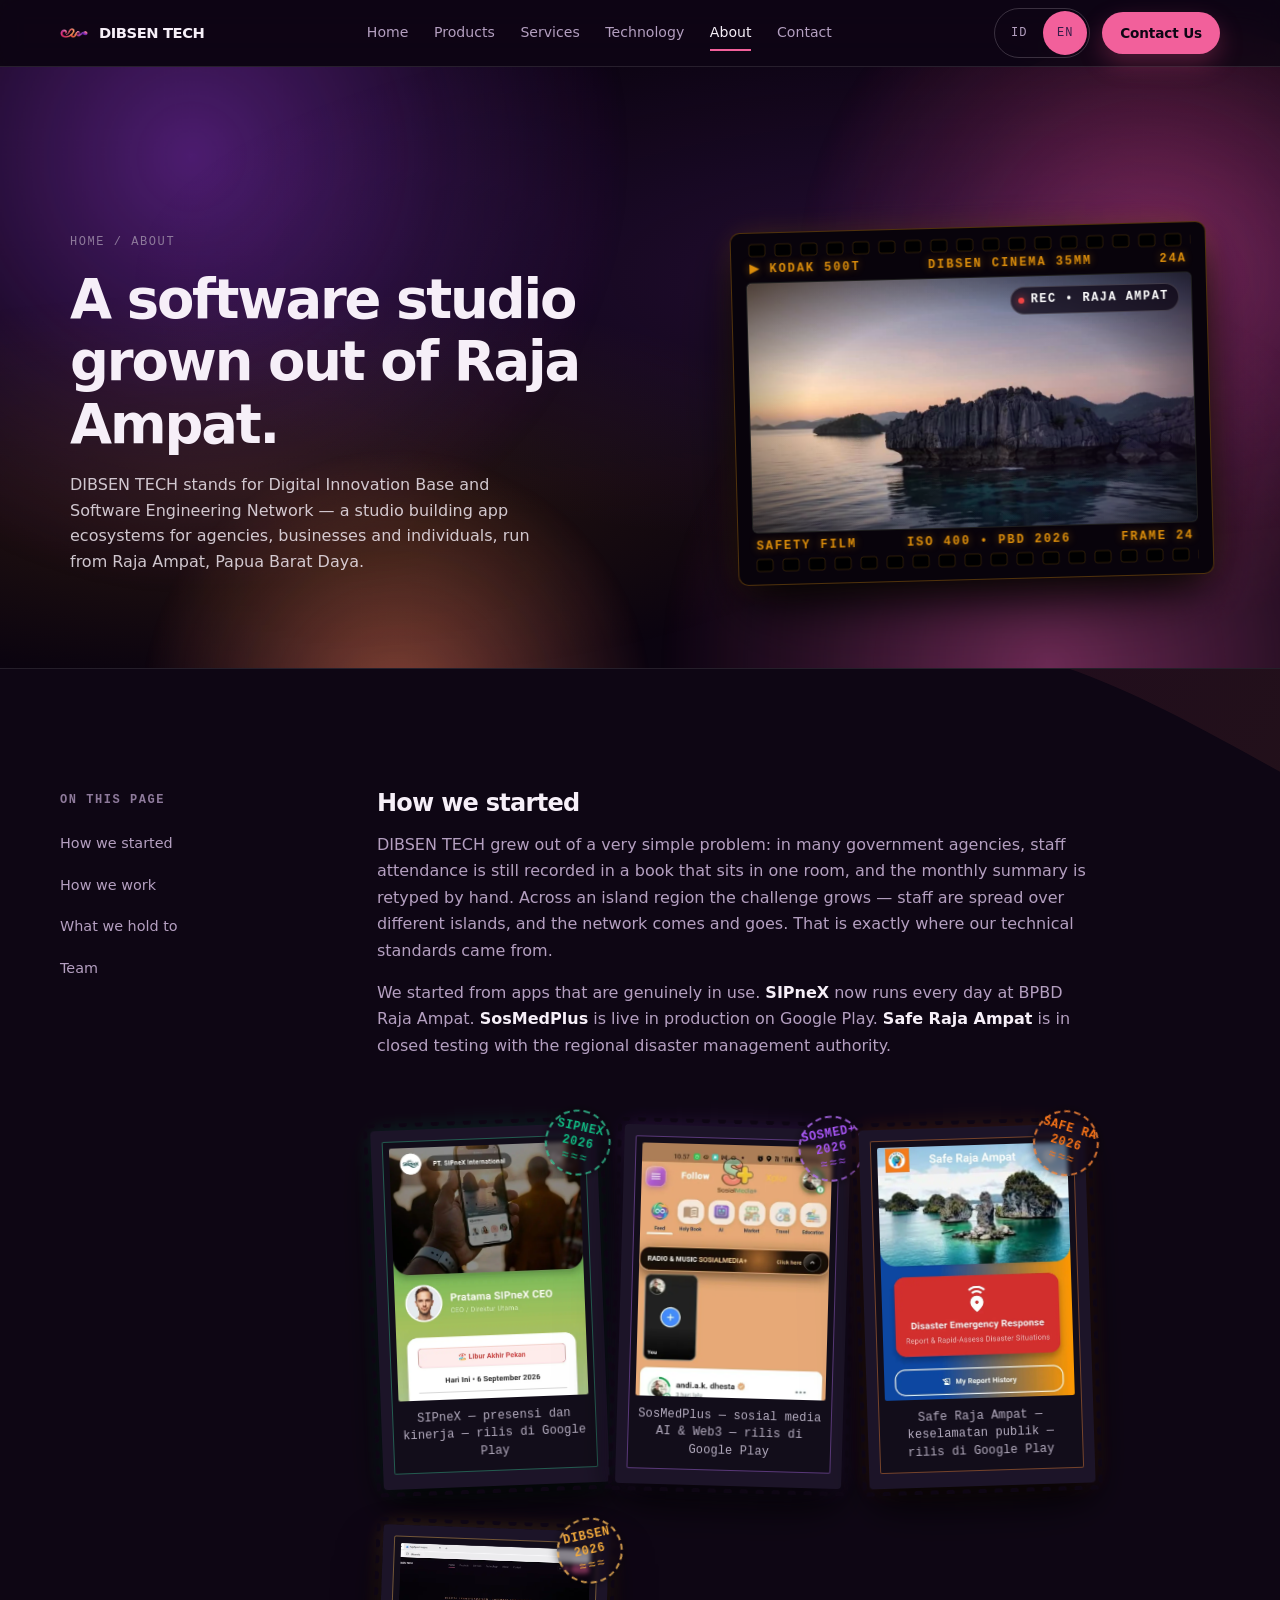
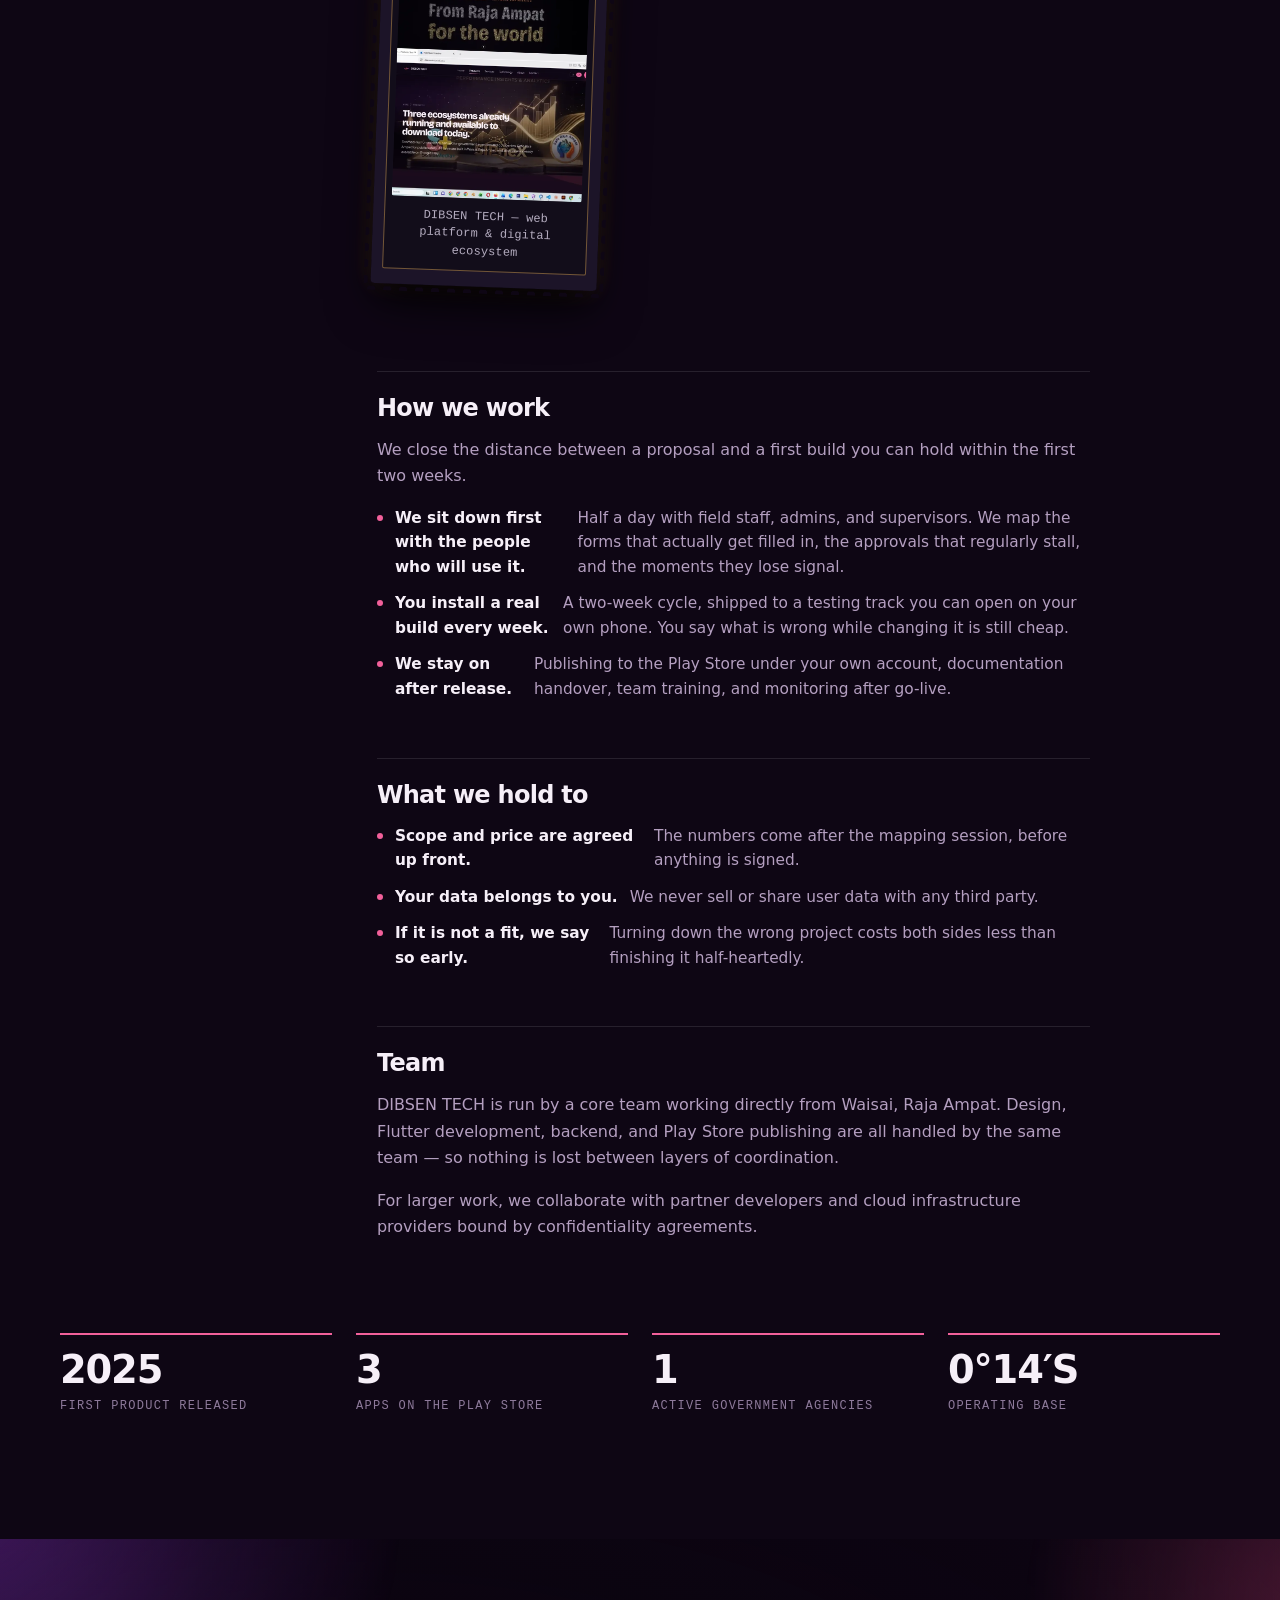
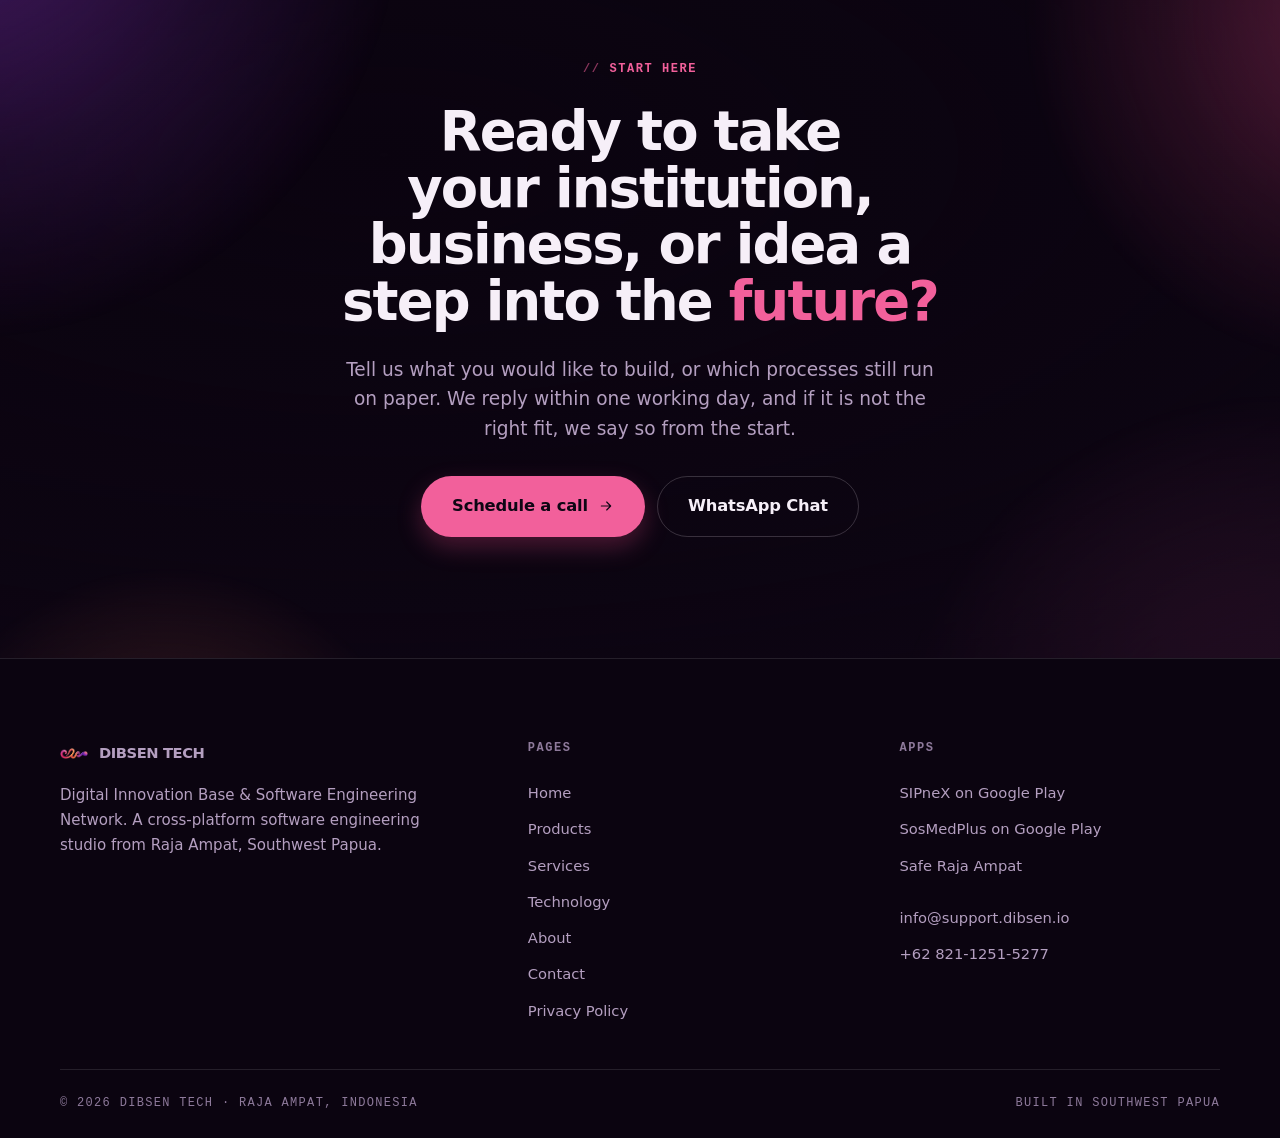
<file: about-us/index.html>
<!DOCTYPE html>
<html lang="id">
<head>
<meta charset="utf-8">
<meta name="viewport" content="width=device-width, initial-scale=1">
<script>(function(){var l;try{l=localStorage.getItem('dt-lang')}catch(e){}
if(l!=='id'&&l!=='en'){var a=(navigator.languages&&navigator.languages.length)?navigator.languages:[navigator.language||''];l='en';
for(var i=0;i<a.length;i++){if(/^id\b/i.test(a[i]||'')){l='id';break}}}
document.documentElement.setAttribute('data-lang',l);document.documentElement.setAttribute('lang',l);
if(l==='en'){document.documentElement.className+=' dt-pending';
setTimeout(function(){document.documentElement.classList.remove('dt-pending')},1500)}})();</script>
<style>html.dt-pending body{visibility:hidden}</style>

<title>DIBSEN TECH — Tentang Kami</title>
<meta name="description" content="DIBSEN TECH — Digital Innovation Base and Software Engineering Network. Studio perangkat lunak dari Raja Ampat yang membangun aplikasi untuk instansi, usaha, dan perorangan.">
<meta name="robots" content="index, follow, max-image-preview:large">
<meta name="theme-color" content="#0E0614">
<link rel="canonical" href="https://dibsen.io/about-us">
<link rel="icon" type="image/png" sizes="32x32" href="/favicon-32.png">
<link rel="icon" type="image/png" sizes="16x16" href="/favicon-16.png">
<link rel="apple-touch-icon" href="/apple-touch-icon.png">
<meta property="og:type" content="website">
<meta property="og:site_name" content="DIBSEN TECH">
<meta property="og:url" content="https://dibsen.io/about-us">
<meta property="og:title" content="DIBSEN TECH — Tentang Kami">
<meta property="og:description" content="DIBSEN TECH — Digital Innovation Base and Software Engineering Network. Studio perangkat lunak dari Raja Ampat yang membangun aplikasi untuk instansi, usaha, dan perorangan.">
<meta property="og:image" content="https://dibsen.io/assets/dibsen-cover.jpg">
<meta name="twitter:card" content="summary_large_image">
<link rel="stylesheet" href="/assets/fonts.css?v=spectrum28">
<link rel="stylesheet" href="/assets/style.css?v=spectrum30">
<script>document.documentElement.classList.add('js');</script>
<script type="application/ld+json">{"@context": "https://schema.org", "@type": "WebSite", "name": "DIBSEN TECH", "alternateName": ["DIBSEN", "Dibsen Tech", "Digital Innovation Base and Software Engineering Network"], "url": "https://dibsen.io/", "publisher": {"@id": "https://dibsen.io/#organization"}}</script>
<script type="application/ld+json">{"@context": "https://schema.org", "@type": "Organization", "@id": "https://dibsen.io/#organization", "name": "DIBSEN TECH", "legalName": "Digital Innovation Base and Software Engineering Network", "alternateName": "DIBSEN", "url": "https://dibsen.io/", "logo": {"@type": "ImageObject", "url": "https://dibsen.io/assets/logo-dibsen.png", "width": 512, "height": 512}, "image": "https://dibsen.io/assets/dibsen-cover.jpg", "description": "Studio rekayasa perangkat lunak lintas platform dari Raja Ampat. Membangun ekosistem aplikasi web dan mobile yang aman dan terukur untuk instansi pemerintah, usaha, dan perorangan.", "foundingDate": "2025", "address": {"@type": "PostalAddress", "addressLocality": "Waisai, Raja Ampat", "addressRegion": "Papua Barat Daya", "addressCountry": "ID"}, "contactPoint": [{"@type": "ContactPoint", "telephone": "+62-821-1251-5277", "email": "info@support.dibsen.io", "contactType": "sales", "areaServed": "ID", "availableLanguage": ["id", "en"]}], "sameAs": ["https://play.google.com/store/apps/details?id=xyz.sipnex.app", "https://play.google.com/store/apps/details?id=com.dibsen.warganet_life", "https://play.google.com/store/apps/details?id=com.bpbd.saferajaampat"]}</script>
</head>
<body>
<a class="skip-link" href="#main">Lewati ke konten utama</a>
<header class="nav">
  <div class="container nav__inner">
    <a class="wordmark" href="/" aria-label="DIBSEN TECH, ke beranda">
      <span class="wordmark__tile" aria-hidden="true"><img src="/assets/dibsen-icon.png" alt=""></span>
      <span class="wordmark__text">DIBSEN TECH</span>
    </a>
    <input class="nav__cb" type="checkbox" id="navToggle" aria-label="Buka menu navigasi">
    <nav class="nav__links" aria-label="Navigasi utama">
      <a href="/">Beranda</a>
      <a href="/products">Produk</a>
      <a href="/services">Layanan</a>
      <a href="/technologies">Teknologi</a>
      <a href="/about-us" aria-current="page">Tentang</a>
      <a href="/contact">Kontak</a>
    </nav>
    <div class="nav__right">
      <div class="langsw" role="group" aria-label="Language / Bahasa" translate="no" data-no-i18n><button type="button" data-set-lang="id" aria-label="ID — Bahasa Indonesia">ID</button><button type="button" data-set-lang="en" aria-label="EN — English">EN</button></div>
      <label class="burger" for="navToggle">
        <svg class="ic-open" viewBox="0 0 24 24" fill="none" stroke="currentColor" stroke-width="1.8" stroke-linecap="round" aria-hidden="true"><path d="M4 7h16M4 12h16M4 17h16"/></svg>
        <svg class="ic-close" viewBox="0 0 24 24" fill="none" stroke="currentColor" stroke-width="1.8" stroke-linecap="round" aria-hidden="true"><path d="M6 6l12 12M18 6L6 18"/></svg>
      </label>
      <a class="btn btn--amber btn--sm" href="/contact">Hubungi Kami</a>
    </div>
  </div>
</header>
<main id="main">
<section class="pagehead pagehead--filmroll">
  <div class="mesh" aria-hidden="true">
    <span class="blob blob--amber"></span><span class="blob blob--rust"></span>
    <span class="blob blob--cobalt"></span><span class="blob blob--warm"></span>
  </div>
  <div class="veil" aria-hidden="true"></div>
  <div class="container pagehead__filmgrid">
    <div class="pagehead__filmintro">
      <div class="crumb" data-reveal><a href="/">Beranda</a> / Tentang</div>
      <h1 data-reveal style="--d:1">Studio perangkat lunak yang tumbuh dari Raja Ampat.</h1>
      <p class="lead" data-reveal style="--d:2">DIBSEN TECH adalah singkatan dari Digital Innovation Base and Software Engineering Network — sebuah studio yang membangun ekosistem aplikasi untuk instansi, usaha, dan perorangan, dijalankan dari Raja Ampat, Papua Barat Daya.</p>
    </div>

    <div class="pagehead__filmpresenter" data-reveal style="--d:2">
      <!-- 35mm Vintage Film Strip Card (Konsep B) -->
      <div class="filmroll-card">
        <!-- Top Sprocket Rail -->
        <div class="filmroll-rail filmroll-rail--top" aria-hidden="true">
          <div class="filmroll-sprockets"></div>
          <div class="filmroll-edge-text">
            <span>▶ KODAK 500T</span>
            <span>DIBSEN CINEMA 35MM</span>
            <span>24A</span>
          </div>
        </div>

        <!-- Video Aperture Window -->
        <div class="filmroll-aperture">
          <video class="filmroll-video" autoplay muted loop playsinline preload="metadata" poster="/assets/sec/about-hero-poster.jpg?v=6" aria-hidden="true">
            <source src="/assets/sec/about-hero.mp4?v=6" type="video/mp4">
          </video>
          <div class="filmroll-vignette" aria-hidden="true"></div>
          <div class="filmroll-glare" aria-hidden="true"></div>
          <div class="filmroll-badge" aria-hidden="true">
            <span class="filmroll-badge__dot"></span>
            <span class="filmroll-badge__label">REC • RAJA AMPAT</span>
          </div>
        </div>

        <!-- Bottom Sprocket Rail -->
        <div class="filmroll-rail filmroll-rail--bottom" aria-hidden="true">
          <div class="filmroll-edge-text">
            <span>SAFETY FILM</span>
            <span>ISO 400 • PBD 2026</span>
            <span>FRAME 24</span>
          </div>
          <div class="filmroll-sprockets"></div>
        </div>
      </div>
    </div>
  </div>
</section>

<section class="section">
  <div class="container">
    <div class="doc">
      <div class="toc" data-reveal>
        <b>Di halaman ini</b>
        <a href="#kisah">Bagaimana kami mulai</a>
        <a href="#cara">Cara kami bekerja</a>
        <a href="#nilai">Yang kami pegang</a>
        <a href="#tim">Tim</a>
      </div>

      <div class="prose" data-reveal style="--d:1">
        <h2 id="kisah">Bagaimana kami mulai</h2>
        <p>DIBSEN TECH lahir dari masalah yang sangat sederhana: di banyak instansi, kehadiran pegawai masih dicatat di buku yang hanya ada di satu ruangan, dan rekap bulanannya diketik ulang dengan tangan. Di wilayah kepulauan, tantangannya bertambah — staf tersebar di pulau berbeda, dan jaringan naik-turun. Justru dari situ standar teknis kami terbentuk.</p>
        <p>Kami memulai dari aplikasi yang benar-benar dipakai. <strong>SIPneX</strong> kini berjalan setiap hari di BPBD Raja Ampat. <strong>SosMedPlus</strong> sudah rilis produksi di Google Play. <strong>Safe Raja Ampat</strong> sedang dalam tahap uji tertutup bersama pihak penanggulangan bencana daerah.</p>

        <div class="shots">
          <figure class="stamp-card stamp--sipnex">
            <div class="stamp-postmark" aria-hidden="true">
              <span>SIPNEX</span>
              <span>2026</span>
            </div>
            <div class="stamp-inner">
              <img src="/assets/shots/sipnex-profil.webp" width="720" height="960" loading="lazy" decoding="async"
                   alt="Beranda pengguna SIPneX menampilkan nama, jabatan, dan status jadwal absen hari ini.">
              <figcaption>SIPneX — presensi dan kinerja — rilis di Google Play</figcaption>
            </div>
          </figure>
          <figure class="stamp-card stamp--sosmed">
            <div class="stamp-postmark" aria-hidden="true">
              <span>SOSMED+</span>
              <span>2026</span>
            </div>
            <div class="stamp-inner">
              <img src="/assets/shots/sosialmedia-feed.webp" width="720" height="960" loading="lazy" decoding="async"
                   alt="Beranda SosMedPlus dengan baris kanal Feed, Holy Book, AI, Market, Travel, dan Education di atas linimasa unggahan.">
              <figcaption>SosMedPlus — sosial media AI &amp; Web3 — rilis di Google Play</figcaption>
            </div>
          </figure>
          <figure class="stamp-card stamp--safe">
            <div class="stamp-postmark" aria-hidden="true">
              <span>SAFE RA</span>
              <span>2026</span>
            </div>
            <div class="stamp-inner">
              <img src="/assets/shots/safe-raja-tanggap.webp" width="720" height="960" loading="lazy" decoding="async"
                   alt="Layar Tanggap Darurat Bencana di Safe Raja Ampat, dengan tombol laporan cepat dan riwayat laporan pengguna.">
              <figcaption>Safe Raja Ampat — keselamatan publik — rilis di Google Play</figcaption>
            </div>
          </figure>
          <figure class="stamp-card stamp--dibsen">
            <div class="stamp-postmark" aria-hidden="true">
              <span>DIBSEN</span>
              <span>2026</span>
            </div>
            <div class="stamp-inner">
              <img src="/assets/shots/dibsen-ecosystem.webp" width="720" height="960" loading="lazy" decoding="async"
                   alt="Platform web DIBSEN TECH dan portal ekosistem produk digital dari Raja Ampat untuk dunia.">
              <figcaption>DIBSEN TECH — platform web &amp; ekosistem digital</figcaption>
            </div>
          </figure>
        </div>

        <h2 id="cara">Cara kami bekerja</h2>
        <p>Kami menutup jarak antara proposal dan build pertama yang bisa dipegang di dua minggu pertama.</p>
        <ul>
          <li><strong>Kami duduk dulu dengan orang yang akan memakainya.</strong> Setengah hari bersama staf lapangan, admin, dan atasan. Kami petakan formulir yang benar-benar diisi, persetujuan yang sering macet, dan momen-momen mereka kehilangan sinyal.</li>
          <li><strong>Anda memasang build asli tiap pekan.</strong> Siklus dua mingguan, dikirim ke jalur pengujian yang bisa dibuka di HP Anda sendiri. Anda bilang apa yang salah selagi mengubahnya masih murah.</li>
          <li><strong>Kami tidak hilang setelah rilis.</strong> Publikasi ke Play Store atas nama akun Anda, serah terima dokumentasi, pelatihan tim, dan pemantauan setelah go-live.</li>
        </ul>

        <h2 id="nilai">Yang kami pegang</h2>
        <ul>
          <li><strong>Ruang lingkup dan harga disepakati di depan.</strong> Angka keluar setelah sesi pemetaan, sebelum ada yang ditandatangani.</li>
          <li><strong>Data Anda adalah milik Anda.</strong> Kami tidak pernah menjual atau membagikan data pengguna ke pihak ketiga mana pun.</li>
          <li><strong>Kalau tidak cocok, kami bilang di awal.</strong> Menolak proyek yang salah lebih murah bagi kedua pihak daripada menyelesaikannya dengan setengah hati.</li>
        </ul>

        <h2 id="tim">Tim</h2>
        <p>DIBSEN TECH dijalankan oleh tim inti yang bekerja langsung dari Waisai, Raja Ampat. Desain, pengembangan Flutter, backend, sampai publikasi Play Store dikerjakan oleh tim yang sama — sehingga tidak ada informasi yang hilang di antara lapisan koordinasi.</p>
        <p>Untuk pekerjaan berskala besar, kami bekerja sama dengan mitra pengembang dan penyedia infrastruktur cloud yang terikat perjanjian kerahasiaan.</p>
      </div>
    </div>

    <div style="height:clamp(48px,6vw,80px)"></div>
    <div class="stats" data-reveal>
      <div class="stat"><b>2025</b><span>Produk pertama rilis</span></div>
      <div class="stat"><b>3</b><span>Aplikasi di Play Store</span></div>
      <div class="stat"><b>1</b><span>Instansi pemerintah aktif</span></div>
      <div class="stat"><b>0°14′S</b><span>Basis operasi</span></div>
    </div>
  </div>
</section>

<section class="section cta">
  <div class="mesh" aria-hidden="true">
    <span class="blob blob--amber"></span><span class="blob blob--rust"></span>
    <span class="blob blob--cobalt"></span><span class="blob blob--warm"></span>
  </div>
  <div class="veil" aria-hidden="true"></div>
  <div class="container cta__inner">
    <span class="marker" data-reveal>Mulai dari sini</span>
    <h2 data-reveal style="--d:1">Siap membawa instansi, usaha, atau ide Anda melangkah ke <em>masa depan?</em></h2>
    <p class="lead" data-reveal style="--d:2">Ceritakan apa yang ingin Anda bangun, atau proses apa yang masih berjalan di atas kertas. Kami balas dalam satu hari kerja, dan kalau memang belum cocok, kami sampaikan sejak awal.</p>
    <div class="cta__row" data-reveal style="--d:3">
      <a class="btn btn--amber btn--lg" href="/contact">Jadwalkan diskusi <svg viewBox="0 0 24 24" fill="none" stroke="currentColor" stroke-width="1.7" stroke-linecap="round" stroke-linejoin="round" aria-hidden="true"><path d="M5 12h13M13 6l6 6-6 6"/></svg></a>
      <a class="btn btn--line btn--lg" href="https://wa.me/6282112515277?text=Halo%20Tim%20DIBSEN%20TECH%2C%20saya%20tertarik%20mendiskusikan%20pembuatan%20website%20atau%20aplikasi." rel="noopener noreferrer" target="_blank">Chat WhatsApp</a>
    </div>
  </div>
</section>
</main>
<footer class="footer">
  <div class="container">
    <div class="footer__top">
      <div>
        <a class="wordmark" href="/" aria-label="DIBSEN TECH, ke beranda">
          <span class="wordmark__tile" aria-hidden="true"><img src="/assets/dibsen-icon.png" alt=""></span>
          <span class="wordmark__text">DIBSEN TECH</span>
        </a>
        <p class="footer__blurb">Digital Innovation Base &amp; Software Engineering Network. Studio rekayasa perangkat lunak lintas platform dari Raja Ampat, Papua Barat Daya.</p>
      </div>
      <div class="footer__col">
        <b>Halaman</b>
        <a href="/">Beranda</a><a href="/products">Produk</a><a href="/services">Layanan</a><a href="/technologies">Teknologi</a>
        <a href="/about-us">Tentang</a><a href="/contact">Kontak</a>
        <a href="/privacy-policy">Kebijakan Privasi</a>
      </div>
      <div class="footer__col">
        <b>Aplikasi</b>
        <a href="https://play.google.com/store/apps/details?id=xyz.sipnex.app" rel="noopener noreferrer" target="_blank">SIPneX di Google Play</a>
        <a href="https://play.google.com/store/apps/details?id=com.dibsen.warganet_life" rel="noopener noreferrer" target="_blank">SosMedPlus di Google Play</a>
        <a href="https://play.google.com/store/apps/details?id=com.bpbd.saferajaampat" rel="noopener noreferrer" target="_blank">Safe Raja Ampat</a>
        <a href="mailto:info@support.dibsen.io" style="margin-top:16px">info@support.dibsen.io</a>
        <a href="https://wa.me/6282112515277?text=Halo%20Tim%20DIBSEN%20TECH%2C%20saya%20tertarik%20mendiskusikan%20pembuatan%20website%20atau%20aplikasi." rel="noopener noreferrer" target="_blank">+62 821-1251-5277</a>
      </div>
    </div>
    <div class="footer__bot">
      <span>© 2026 DIBSEN TECH · Raja Ampat, Indonesia</span>
      <span>Dibangun di Papua Barat Daya</span>
    </div>
  </div>
</footer>
<script>
(function () {
  var doc = document, reduce = window.matchMedia('(prefers-reduced-motion: reduce)').matches;
  var items = doc.querySelectorAll('[data-reveal]');
  if (!('IntersectionObserver' in window) || reduce) {
    for (var i = 0; i < items.length; i++) items[i].classList.add('is-in');
  } else {
    var io = new IntersectionObserver(function (e) {
      e.forEach(function (x) { if (x.isIntersecting) { x.target.classList.add('is-in'); io.unobserve(x.target); } });
    }, { rootMargin: '0px 0px -8% 0px', threshold: 0.12 });
    items.forEach(function (el) { io.observe(el); });
  }
  var t = doc.getElementById('navToggle');
  doc.querySelectorAll('.nav__links a').forEach(function (a) {
    a.addEventListener('click', function () { t.checked = false; });
  });
  var form = doc.getElementById('bookingForm');
  if (form) {
    var btn = form.querySelector('button[type="submit"]');
    form.addEventListener('submit', function (e) {
      e.preventDefault();
      var req = form.querySelectorAll('[required]');
      for (var i = 0; i < req.length; i++) {
        if (!req[i].value.trim() || (req[i].type === 'email' && req[i].value.indexOf('@') < 1)) {
          req[i].focus(); req[i].style.borderColor = '#de3b3d'; return;
        }
      }
      btn.disabled = true; btn.textContent = 'Mengirim...';
      fetch(form.action, { method: 'POST', body: new FormData(form) })
        .then(function (r) { return r.json(); })
        .then(function (r) {
          if (!r.success) throw new Error();
          form.classList.add('is-sent');
          form.scrollIntoView({ behavior: reduce ? 'auto' : 'smooth', block: 'center' });
        })
        .catch(function () { btn.disabled = false; btn.textContent = 'Gagal — coba lagi atau email kami'; });
    });
    form.addEventListener('input', function (e) { e.target.style.borderColor = ''; });
  }
})();
</script>
<script src="/assets/i18n.js?v=spectrum28"></script>
<script src="/assets/ribbon.js?v=spectrum3" defer></script>
<!-- Speculation Rules (2026-09-05) — siapkan halaman tujuan lebih awal.
     Setelannya sengaja hati-hati supaya tidak membatalkan penghematan
     bobot yang baru dikerjakan:
       prefetch  "moderate"     -> saat kursor menggantung di sebuah tautan,
                                   HANYA dokumen HTML-nya (16-63 KB) yang
                                   diambil. Murah.
       prerender "conservative" -> baru saat tombol tikus DITEKAN, yaitu
                                   ketika pengunjung sudah jelas mau pergi.
                                   Halaman disiapkan penuh (termasuk video
                                   hero-nya), jadi tidak ada unduhan besar
                                   yang terbuang untuk halaman yang cuma
                                   dilewati kursor.
     href_matches "/*" hanya cocok untuk tautan sesama domain, jadi tautan
     WhatsApp dan Google Play tidak ikut tersentuh. -->
<script type="speculationrules">
{"prefetch":[{"where":{"href_matches":"/*"},"eagerness":"moderate"}],
 "prerender":[{"where":{"href_matches":"/*"},"eagerness":"conservative"}]}
</script>
</body>
</html>
</file>
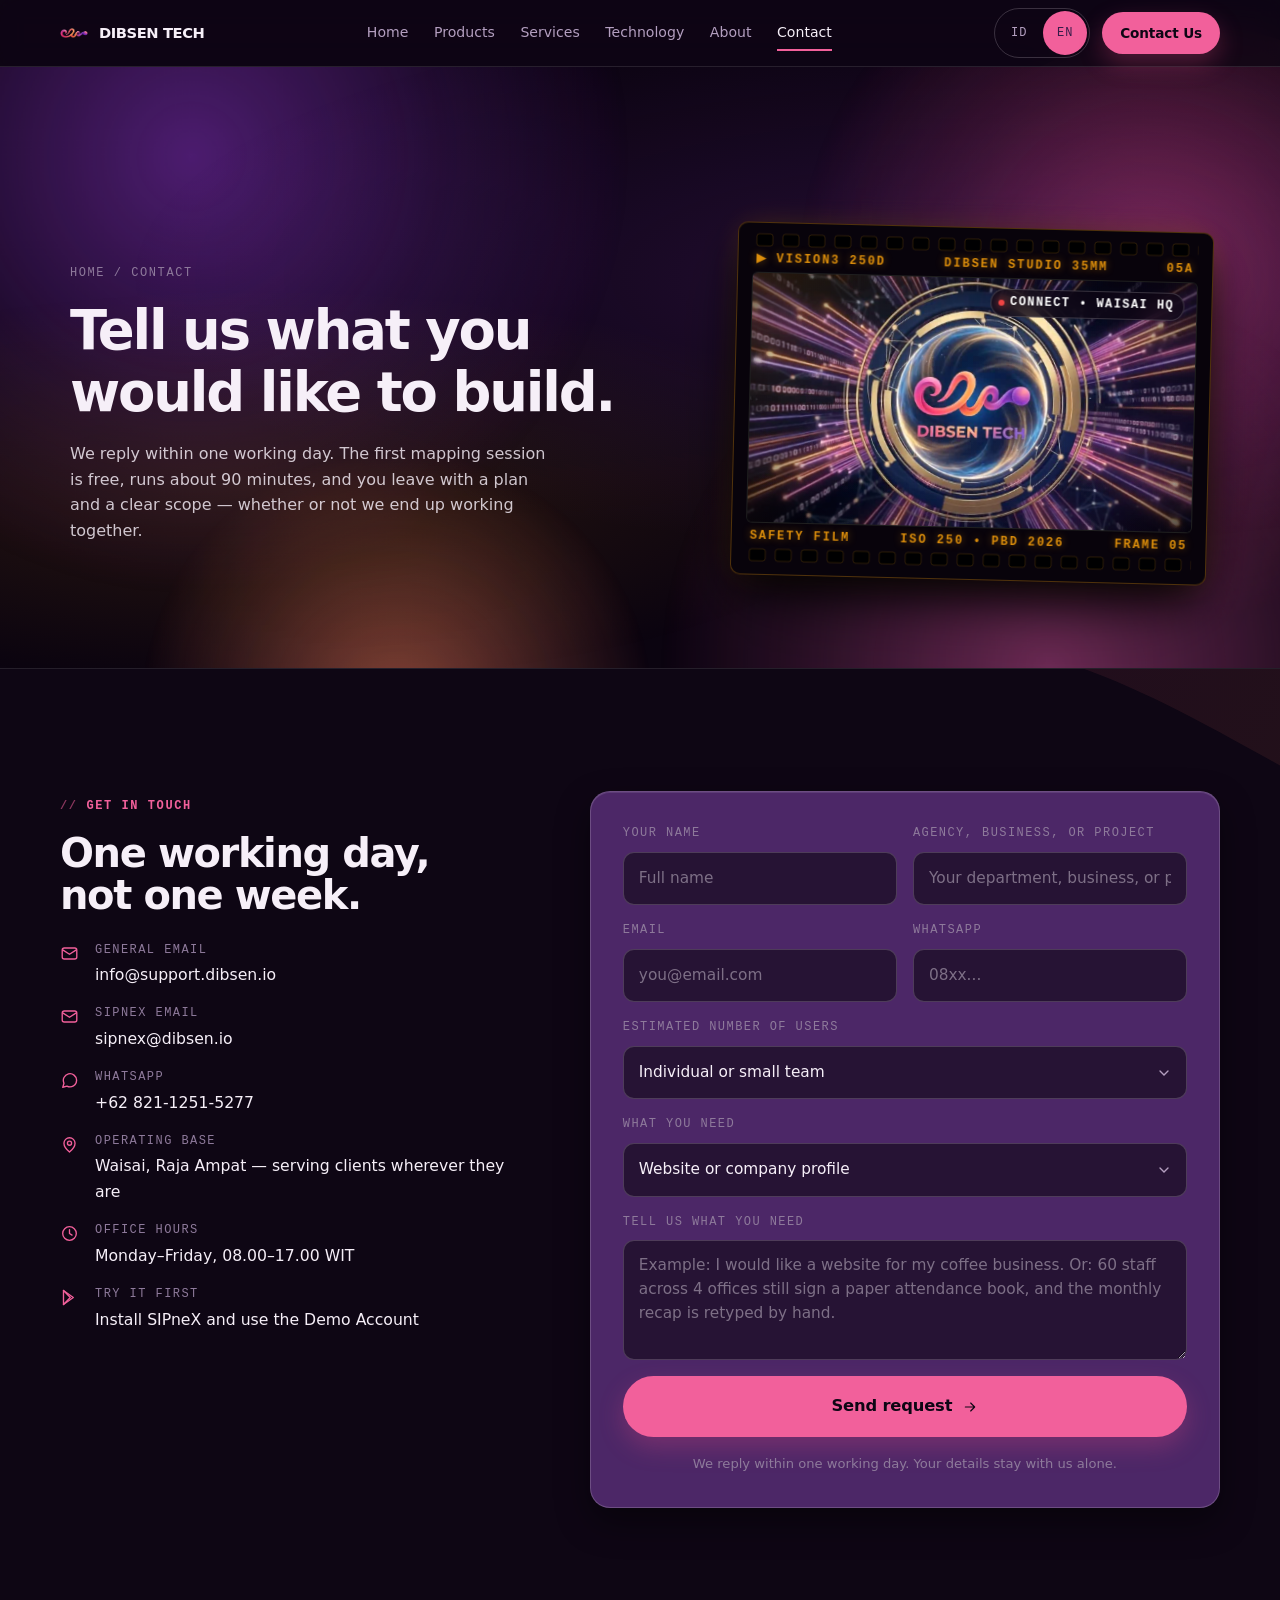
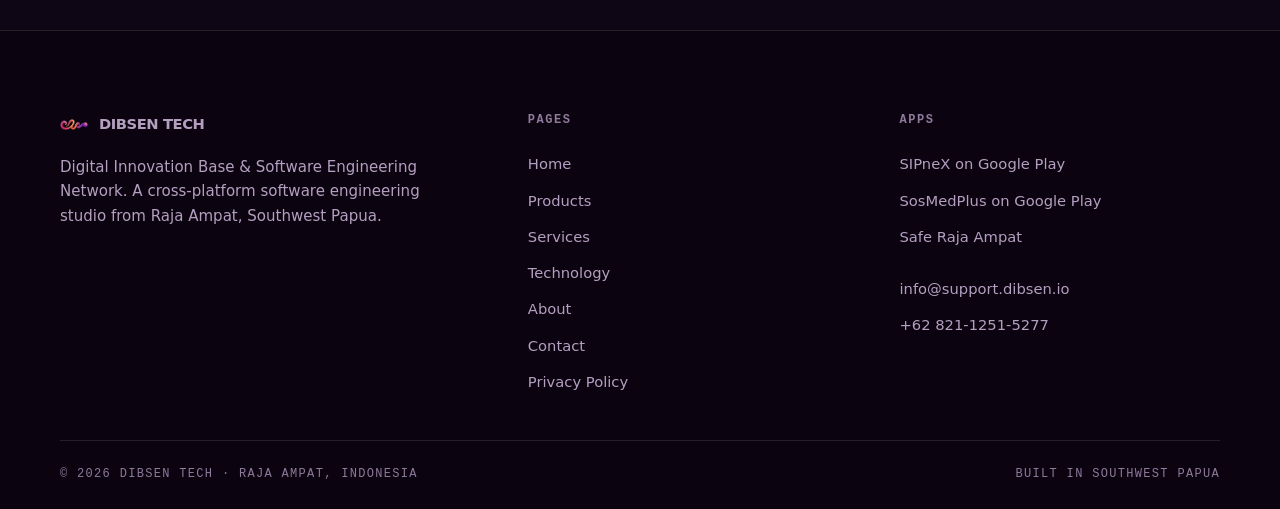
<file: contact/index.html>
<!DOCTYPE html>
<html lang="id">
<head>
<meta charset="utf-8">
<meta name="viewport" content="width=device-width, initial-scale=1">
<script>(function(){var l;try{l=localStorage.getItem('dt-lang')}catch(e){}
if(l!=='id'&&l!=='en'){var a=(navigator.languages&&navigator.languages.length)?navigator.languages:[navigator.language||''];l='en';
for(var i=0;i<a.length;i++){if(/^id\b/i.test(a[i]||'')){l='id';break}}}
document.documentElement.setAttribute('data-lang',l);document.documentElement.setAttribute('lang',l);
if(l==='en'){document.documentElement.className+=' dt-pending';
setTimeout(function(){document.documentElement.classList.remove('dt-pending')},1500)}})();</script>
<style>html.dt-pending body{visibility:hidden}</style>

<title>DIBSEN TECH — Kontak &amp; Jadwalkan Diskusi</title>
<meta name="description" content="Hubungi DIBSEN TECH untuk pembuatan website, aplikasi mobile, atau implementasi SIPneX. Balasan dalam satu hari kerja, sesi pemetaan awal gratis.">
<meta name="robots" content="index, follow, max-image-preview:large">
<meta name="theme-color" content="#0E0614">
<link rel="canonical" href="https://dibsen.io/contact">
<link rel="icon" type="image/png" sizes="32x32" href="/favicon-32.png">
<link rel="icon" type="image/png" sizes="16x16" href="/favicon-16.png">
<link rel="apple-touch-icon" href="/apple-touch-icon.png">
<meta property="og:type" content="website">
<meta property="og:site_name" content="DIBSEN TECH">
<meta property="og:url" content="https://dibsen.io/contact">
<meta property="og:title" content="DIBSEN TECH — Kontak &amp; Jadwalkan Diskusi">
<meta property="og:description" content="Hubungi DIBSEN TECH untuk pembuatan website, aplikasi mobile, atau implementasi SIPneX. Balasan dalam satu hari kerja, sesi pemetaan awal gratis.">
<meta property="og:image" content="https://dibsen.io/assets/dibsen-cover.jpg">
<meta name="twitter:card" content="summary_large_image">
<link rel="stylesheet" href="/assets/fonts.css?v=spectrum28">
<link rel="stylesheet" href="/assets/style.css?v=spectrum30">
<script>document.documentElement.classList.add('js');</script>
<script type="application/ld+json">{"@context": "https://schema.org", "@type": "WebSite", "name": "DIBSEN TECH", "alternateName": ["DIBSEN", "Dibsen Tech", "Digital Innovation Base and Software Engineering Network"], "url": "https://dibsen.io/", "publisher": {"@id": "https://dibsen.io/#organization"}}</script>
<script type="application/ld+json">{"@context": "https://schema.org", "@type": "Organization", "@id": "https://dibsen.io/#organization", "name": "DIBSEN TECH", "legalName": "Digital Innovation Base and Software Engineering Network", "alternateName": "DIBSEN", "url": "https://dibsen.io/", "logo": {"@type": "ImageObject", "url": "https://dibsen.io/assets/logo-dibsen.png", "width": 512, "height": 512}, "image": "https://dibsen.io/assets/dibsen-cover.jpg", "description": "Studio rekayasa perangkat lunak lintas platform dari Raja Ampat. Membangun ekosistem aplikasi web dan mobile yang aman dan terukur untuk instansi pemerintah, usaha, dan perorangan.", "foundingDate": "2025", "address": {"@type": "PostalAddress", "addressLocality": "Waisai, Raja Ampat", "addressRegion": "Papua Barat Daya", "addressCountry": "ID"}, "contactPoint": [{"@type": "ContactPoint", "telephone": "+62-821-1251-5277", "email": "info@support.dibsen.io", "contactType": "sales", "areaServed": "ID", "availableLanguage": ["id", "en"]}], "sameAs": ["https://play.google.com/store/apps/details?id=xyz.sipnex.app", "https://play.google.com/store/apps/details?id=com.dibsen.warganet_life", "https://play.google.com/store/apps/details?id=com.bpbd.saferajaampat"]}</script>
</head>
<body>
<a class="skip-link" href="#main">Lewati ke konten utama</a>
<header class="nav">
  <div class="container nav__inner">
    <a class="wordmark" href="/" aria-label="DIBSEN TECH, ke beranda">
      <span class="wordmark__tile" aria-hidden="true"><img src="/assets/dibsen-icon.png" alt=""></span>
      <span class="wordmark__text">DIBSEN TECH</span>
    </a>
    <input class="nav__cb" type="checkbox" id="navToggle" aria-label="Buka menu navigasi">
    <nav class="nav__links" aria-label="Navigasi utama">
      <a href="/">Beranda</a>
      <a href="/products">Produk</a>
      <a href="/services">Layanan</a>
      <a href="/technologies">Teknologi</a>
      <a href="/about-us">Tentang</a>
      <a href="/contact" aria-current="page">Kontak</a>
    </nav>
    <div class="nav__right">
      <div class="langsw" role="group" aria-label="Language / Bahasa" translate="no" data-no-i18n><button type="button" data-set-lang="id" aria-label="ID — Bahasa Indonesia">ID</button><button type="button" data-set-lang="en" aria-label="EN — English">EN</button></div>
      <label class="burger" for="navToggle">
        <svg class="ic-open" viewBox="0 0 24 24" fill="none" stroke="currentColor" stroke-width="1.8" stroke-linecap="round" aria-hidden="true"><path d="M4 7h16M4 12h16M4 17h16"/></svg>
        <svg class="ic-close" viewBox="0 0 24 24" fill="none" stroke="currentColor" stroke-width="1.8" stroke-linecap="round" aria-hidden="true"><path d="M6 6l12 12M18 6L6 18"/></svg>
      </label>
      <a class="btn btn--amber btn--sm" href="/contact">Hubungi Kami</a>
    </div>
  </div>
</header>
<main id="main">
<section class="pagehead pagehead--filmroll">
  <div class="mesh" aria-hidden="true">
    <span class="blob blob--amber"></span><span class="blob blob--rust"></span>
    <span class="blob blob--cobalt"></span><span class="blob blob--warm"></span>
  </div>
  <div class="veil" aria-hidden="true"></div>
  <div class="container pagehead__filmgrid">
    <div class="pagehead__filmintro">
      <div class="crumb" data-reveal><a href="/">Beranda</a> / Kontak</div>
      <h1 data-reveal style="--d:1">Ceritakan apa yang ingin Anda bangun.</h1>
      <p class="lead" data-reveal style="--d:2">Kami balas dalam satu hari kerja. Sesi pemetaan awal gratis, memakan waktu sekitar 90 menit, dan Anda pulang membawa rencana bersama ruang lingkup yang jelas — terlepas dari apakah nanti bekerja sama dengan kami atau tidak.</p>
    </div>

    <div class="pagehead__filmpresenter" data-reveal style="--d:2">
      <!-- 35mm Vintage Film Strip Card (Konsep B) -->
      <div class="filmroll-card filmroll-card--contact">
        <!-- Top Sprocket Rail -->
        <div class="filmroll-rail filmroll-rail--top" aria-hidden="true">
          <div class="filmroll-sprockets"></div>
          <div class="filmroll-edge-text">
            <span>▶ VISION3 250D</span>
            <span>DIBSEN STUDIO 35MM</span>
            <span>05A</span>
          </div>
        </div>

        <!-- Video Aperture Window -->
        <div class="filmroll-aperture">
          <video class="filmroll-video" autoplay muted loop playsinline preload="metadata" poster="/assets/sec/contact-hero-poster.jpg?v=5" aria-hidden="true">
            <source src="/assets/sec/contact-hero.mp4?v=5" type="video/mp4">
          </video>
          <div class="filmroll-vignette" aria-hidden="true"></div>
          <div class="filmroll-glare" aria-hidden="true"></div>
          <div class="filmroll-badge" aria-hidden="true">
            <span class="filmroll-badge__dot"></span>
            <span class="filmroll-badge__label">CONNECT • WAISAI HQ</span>
          </div>
        </div>

        <!-- Bottom Sprocket Rail -->
        <div class="filmroll-rail filmroll-rail--bottom" aria-hidden="true">
          <div class="filmroll-edge-text">
            <span>SAFETY FILM</span>
            <span>ISO 250 • PBD 2026</span>
            <span>FRAME 05</span>
          </div>
          <div class="filmroll-sprockets"></div>
        </div>
      </div>
    </div>
  </div>
</section>

<section class="section">
  <div class="container contact__grid">
    <div data-reveal>
      <span class="marker">Hubungi kami</span>
      <h2 style="margin-top:16px;max-width:14ch">Satu hari kerja, bukan satu minggu.</h2>
      <div class="clist">
        <div class="citem"><svg viewBox="0 0 24 24" fill="none" stroke="currentColor" stroke-width="1.7" stroke-linecap="round" stroke-linejoin="round" aria-hidden="true"><rect x="2.8" y="5" width="18.4" height="14" rx="2.6"/><path d="m3.4 7.4 8.6 5.6 8.6-5.6"/></svg><div><div class="clabel">Email umum</div><div class="cvalue"><a href="mailto:info@support.dibsen.io">info@support.dibsen.io</a></div></div></div>
        <div class="citem"><svg viewBox="0 0 24 24" fill="none" stroke="currentColor" stroke-width="1.7" stroke-linecap="round" stroke-linejoin="round" aria-hidden="true"><rect x="2.8" y="5" width="18.4" height="14" rx="2.6"/><path d="m3.4 7.4 8.6 5.6 8.6-5.6"/></svg><div><div class="clabel">Email SIPneX</div><div class="cvalue"><a href="mailto:sipnex@dibsen.io">sipnex@dibsen.io</a></div></div></div>
        <div class="citem"><svg viewBox="0 0 24 24" fill="none" stroke="currentColor" stroke-width="1.7" stroke-linecap="round" stroke-linejoin="round" aria-hidden="true"><path d="M21 11.6a8.4 8.4 0 0 1-12.2 7.5L3.5 20.5l1.5-5.1A8.4 8.4 0 1 1 21 11.6z"/></svg><div><div class="clabel">WhatsApp</div><div class="cvalue"><a href="https://wa.me/6282112515277?text=Halo%20Tim%20DIBSEN%20TECH%2C%20saya%20tertarik%20mendiskusikan%20pembuatan%20website%20atau%20aplikasi." rel="noopener noreferrer" target="_blank">+62 821-1251-5277</a></div></div></div>
        <div class="citem"><svg viewBox="0 0 24 24" fill="none" stroke="currentColor" stroke-width="1.7" stroke-linecap="round" stroke-linejoin="round" aria-hidden="true"><path d="M12 21.5s7-5.6 7-11a7 7 0 1 0-14 0c0 5.4 7 11 7 11z"/><circle cx="12" cy="10.3" r="2.6"/></svg><div><div class="clabel">Basis operasi</div><div class="cvalue">Waisai, Raja Ampat — melayani klien di mana pun mereka berada</div></div></div>
        <div class="citem"><svg viewBox="0 0 24 24" fill="none" stroke="currentColor" stroke-width="1.7" stroke-linecap="round" stroke-linejoin="round" aria-hidden="true"><circle cx="12" cy="12" r="8.6"/><path d="M12 7.2V12l3.2 2"/></svg><div><div class="clabel">Jam kerja</div><div class="cvalue">Senin–Jumat, 08.00–17.00 WIT</div></div></div>
        <div class="citem"><svg viewBox="0 0 24 24" fill="none" stroke="currentColor" stroke-width="1.7" stroke-linecap="round" stroke-linejoin="round" aria-hidden="true"><path d="M4.4 3.2 16.8 12 4.4 20.8z"/><path d="M4.4 3.2 13 12l-8.6 8.8"/></svg><div><div class="clabel">Coba dulu</div><div class="cvalue"><a href="https://play.google.com/store/apps/details?id=xyz.sipnex.app" rel="noopener noreferrer" target="_blank">Pasang SIPneX dan gunakan Akun Demo</a></div></div></div>
      </div>
    </div>

    <form class="form" id="bookingForm" action="https://api.web3forms.com/submit" method="POST" novalidate data-reveal style="--d:1">
      <input type="hidden" name="access_key" value="817a7c4e-5842-41fa-924c-4839c98d6479">
      <input type="hidden" name="subject" value="Permintaan diskusi baru dari dibsen.io">
      <input type="checkbox" name="botcheck" class="sr-only" style="display:none" tabindex="-1" autocomplete="off">

      <div class="form__fields">
        <div class="form__row">
          <div class="field"><label for="nama">Nama Anda</label>
            <input id="nama" name="nama" type="text" placeholder="Nama lengkap" required aria-required="true" autocomplete="name"></div>
          <div class="field"><label for="instansi">Instansi, usaha, atau proyek</label>
            <input id="instansi" name="instansi" type="text" placeholder="Nama dinas, usaha, atau proyek Anda" autocomplete="organization"></div>
        </div>
        <div class="form__row">
          <div class="field"><label for="email">Email</label>
            <input id="email" name="email" type="email" placeholder="nama@email.com" required aria-required="true" autocomplete="email"></div>
          <div class="field"><label for="wa">WhatsApp</label>
            <input id="wa" name="whatsapp" type="tel" placeholder="08xx..." autocomplete="tel"></div>
        </div>
        <div class="field"><label for="jumlah">Perkiraan jumlah pengguna</label>
          <select id="jumlah" name="jumlah_pengguna">
            <option>Perorangan atau tim kecil</option><option>10 – 50 pengguna</option>
            <option>50 – 200 pengguna</option><option>Lebih dari 200 / lintas unit</option>
            <option>Belum tahu</option>
          </select></div>
        <div class="field"><label for="kebutuhan">Kebutuhan Anda</label>
          <select id="kebutuhan" name="kebutuhan">
            <option>Website atau company profile</option>
            <option>Aplikasi mobile (Android)</option>
            <option>Platform web dan dashboard admin</option>
            <option>Presensi dan kinerja pegawai (SIPneX)</option>
            <option>Platform komunitas / layanan publik</option>
            <option>Integrasi AI ke produk yang sudah ada</option>
            <option>Belum tahu — bantu saya menentukan</option>
          </select></div>
        <div class="field"><label for="pesan">Ceritakan kebutuhan Anda</label>
          <textarea id="pesan" name="pesan" placeholder="Contoh: saya ingin website untuk usaha kopi saya. Atau: 60 pegawai di 4 kantor masih menandatangani buku absen, dan rekap bulanannya diketik ulang dengan tangan." required aria-required="true"></textarea></div>
        <button class="btn btn--amber btn--block btn--lg" type="submit">Kirim permintaan <svg viewBox="0 0 24 24" fill="none" stroke="currentColor" stroke-width="1.7" stroke-linecap="round" stroke-linejoin="round" aria-hidden="true"><path d="M5 12h13M13 6l6 6-6 6"/></svg></button>
        <p class="form__fine">Kami balas dalam satu hari kerja. Data Anda tidak dibagikan ke pihak mana pun.</p>
      </div>

      <div class="form__done" role="status" aria-live="polite">
        <svg viewBox="0 0 24 24" fill="none" stroke="currentColor" stroke-width="1.7" stroke-linecap="round" stroke-linejoin="round" aria-hidden="true"><path d="M4 12.5 9.5 18 20 6.5"/></svg>
        <div><strong>Terkirim — permintaan Anda sudah kami terima.</strong><br>
        Kami akan menghubungi Anda dalam satu hari kerja dengan dua pilihan waktu untuk sesi pemetaan. Kalau mendesak, langsung WhatsApp ke 0821-1251-5277.</div>
      </div>
    </form>
  </div>
</section>
</main>
<footer class="footer">
  <div class="container">
    <div class="footer__top">
      <div>
        <a class="wordmark" href="/" aria-label="DIBSEN TECH, ke beranda">
          <span class="wordmark__tile" aria-hidden="true"><img src="/assets/dibsen-icon.png" alt=""></span>
          <span class="wordmark__text">DIBSEN TECH</span>
        </a>
        <p class="footer__blurb">Digital Innovation Base &amp; Software Engineering Network. Studio rekayasa perangkat lunak lintas platform dari Raja Ampat, Papua Barat Daya.</p>
      </div>
      <div class="footer__col">
        <b>Halaman</b>
        <a href="/">Beranda</a><a href="/products">Produk</a><a href="/services">Layanan</a><a href="/technologies">Teknologi</a>
        <a href="/about-us">Tentang</a><a href="/contact">Kontak</a>
        <a href="/privacy-policy">Kebijakan Privasi</a>
      </div>
      <div class="footer__col">
        <b>Aplikasi</b>
        <a href="https://play.google.com/store/apps/details?id=xyz.sipnex.app" rel="noopener noreferrer" target="_blank">SIPneX di Google Play</a>
        <a href="https://play.google.com/store/apps/details?id=com.dibsen.warganet_life" rel="noopener noreferrer" target="_blank">SosMedPlus di Google Play</a>
        <a href="https://play.google.com/store/apps/details?id=com.bpbd.saferajaampat" rel="noopener noreferrer" target="_blank">Safe Raja Ampat</a>
        <a href="mailto:info@support.dibsen.io" style="margin-top:16px">info@support.dibsen.io</a>
        <a href="https://wa.me/6282112515277?text=Halo%20Tim%20DIBSEN%20TECH%2C%20saya%20tertarik%20mendiskusikan%20pembuatan%20website%20atau%20aplikasi." rel="noopener noreferrer" target="_blank">+62 821-1251-5277</a>
      </div>
    </div>
    <div class="footer__bot">
      <span>© 2026 DIBSEN TECH · Raja Ampat, Indonesia</span>
      <span>Dibangun di Papua Barat Daya</span>
    </div>
  </div>
</footer>
<script>
(function () {
  var doc = document, reduce = window.matchMedia('(prefers-reduced-motion: reduce)').matches;
  var items = doc.querySelectorAll('[data-reveal]');
  if (!('IntersectionObserver' in window) || reduce) {
    for (var i = 0; i < items.length; i++) items[i].classList.add('is-in');
  } else {
    var io = new IntersectionObserver(function (e) {
      e.forEach(function (x) { if (x.isIntersecting) { x.target.classList.add('is-in'); io.unobserve(x.target); } });
    }, { rootMargin: '0px 0px -8% 0px', threshold: 0.12 });
    items.forEach(function (el) { io.observe(el); });
  }
  var t = doc.getElementById('navToggle');
  doc.querySelectorAll('.nav__links a').forEach(function (a) {
    a.addEventListener('click', function () { t.checked = false; });
  });
  var form = doc.getElementById('bookingForm');
  if (form) {
    var btn = form.querySelector('button[type="submit"]');
    form.addEventListener('submit', function (e) {
      e.preventDefault();
      var req = form.querySelectorAll('[required]');
      for (var i = 0; i < req.length; i++) {
        if (!req[i].value.trim() || (req[i].type === 'email' && req[i].value.indexOf('@') < 1)) {
          req[i].focus(); req[i].style.borderColor = '#de3b3d'; return;
        }
      }
      btn.disabled = true; btn.textContent = 'Mengirim...';
      fetch(form.action, { method: 'POST', body: new FormData(form) })
        .then(function (r) { return r.json(); })
        .then(function (r) {
          if (!r.success) throw new Error();
          form.classList.add('is-sent');
          form.scrollIntoView({ behavior: reduce ? 'auto' : 'smooth', block: 'center' });
        })
        .catch(function () { btn.disabled = false; btn.textContent = 'Gagal — coba lagi atau email kami'; });
    });
    form.addEventListener('input', function (e) { e.target.style.borderColor = ''; });
  }
})();
</script>
<script src="/assets/i18n.js?v=spectrum28"></script>
<script src="/assets/ribbon.js?v=spectrum3" defer></script>
<!-- Speculation Rules (2026-09-05) — siapkan halaman tujuan lebih awal.
     Setelannya sengaja hati-hati supaya tidak membatalkan penghematan
     bobot yang baru dikerjakan:
       prefetch  "moderate"     -> saat kursor menggantung di sebuah tautan,
                                   HANYA dokumen HTML-nya (16-63 KB) yang
                                   diambil. Murah.
       prerender "conservative" -> baru saat tombol tikus DITEKAN, yaitu
                                   ketika pengunjung sudah jelas mau pergi.
                                   Halaman disiapkan penuh (termasuk video
                                   hero-nya), jadi tidak ada unduhan besar
                                   yang terbuang untuk halaman yang cuma
                                   dilewati kursor.
     href_matches "/*" hanya cocok untuk tautan sesama domain, jadi tautan
     WhatsApp dan Google Play tidak ikut tersentuh. -->
<script type="speculationrules">
{"prefetch":[{"where":{"href_matches":"/*"},"eagerness":"moderate"}],
 "prerender":[{"where":{"href_matches":"/*"},"eagerness":"conservative"}]}
</script>
</body>
</html>
</file>
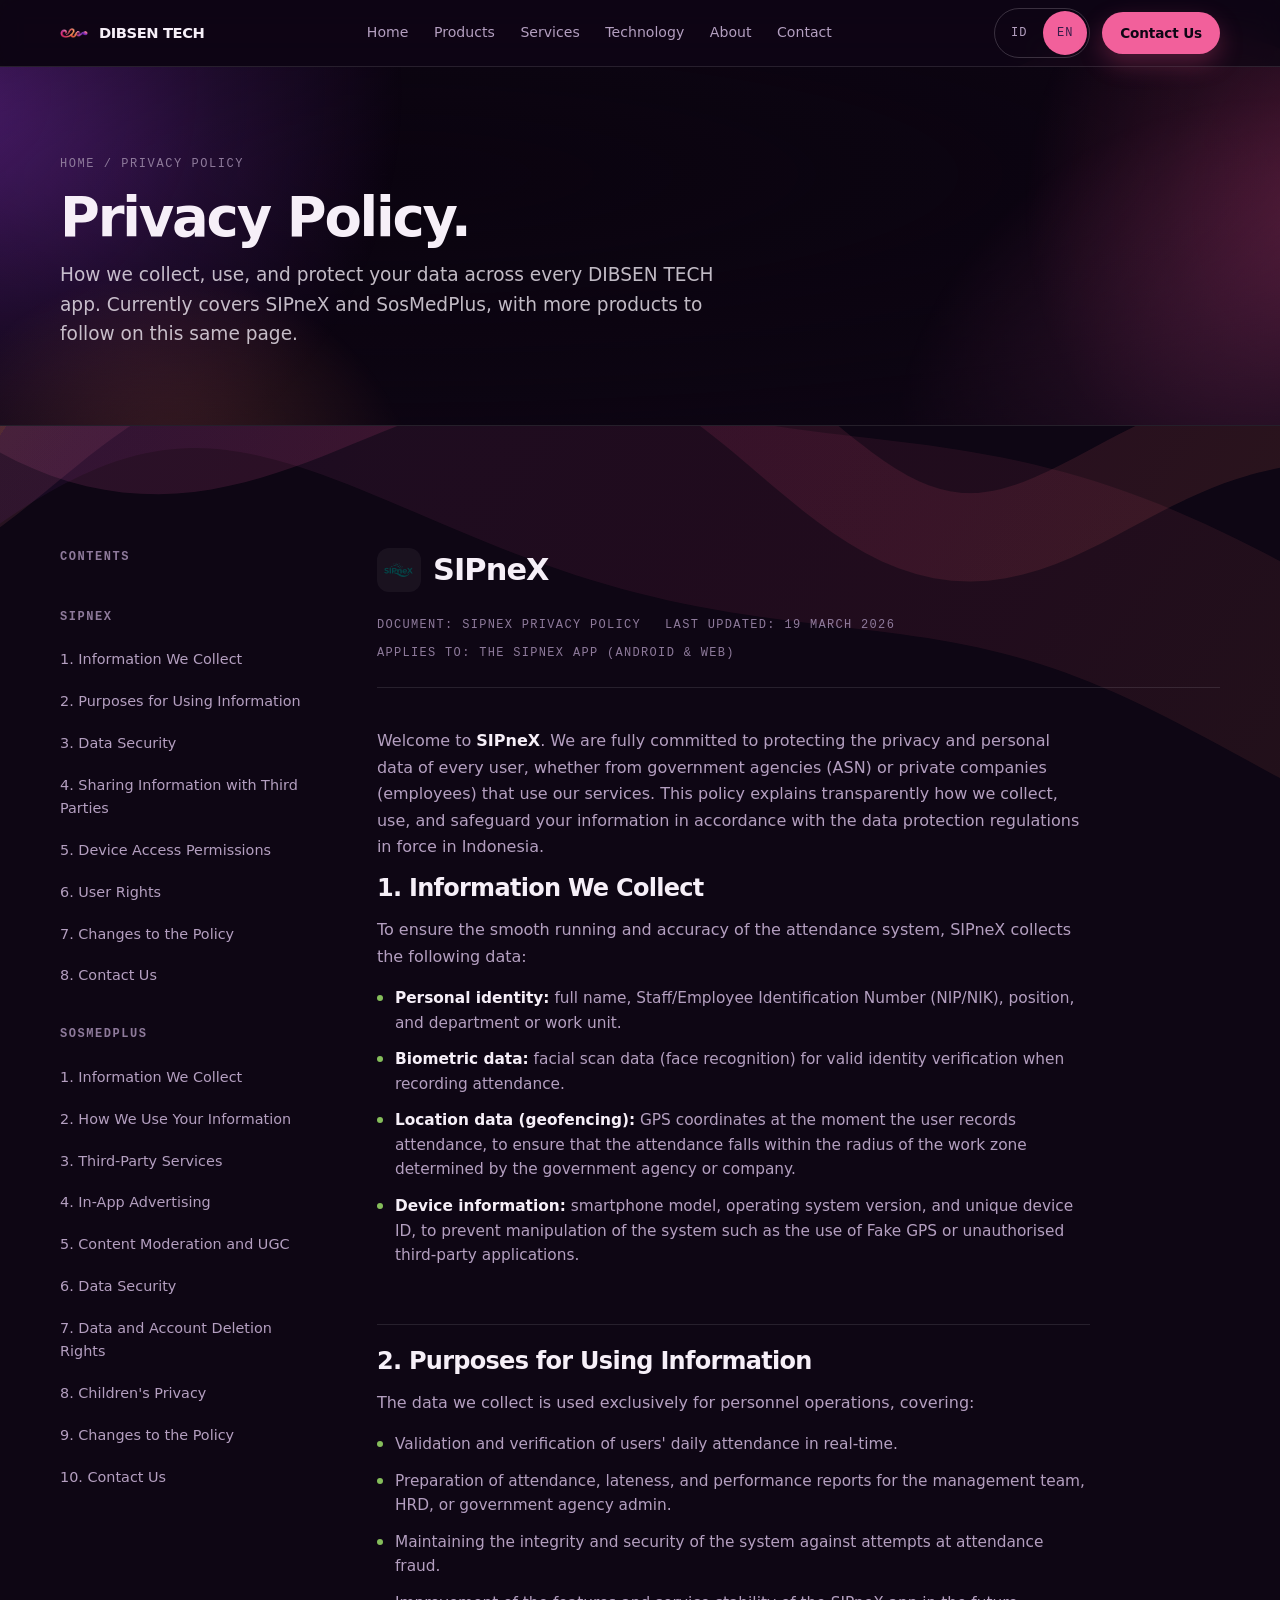
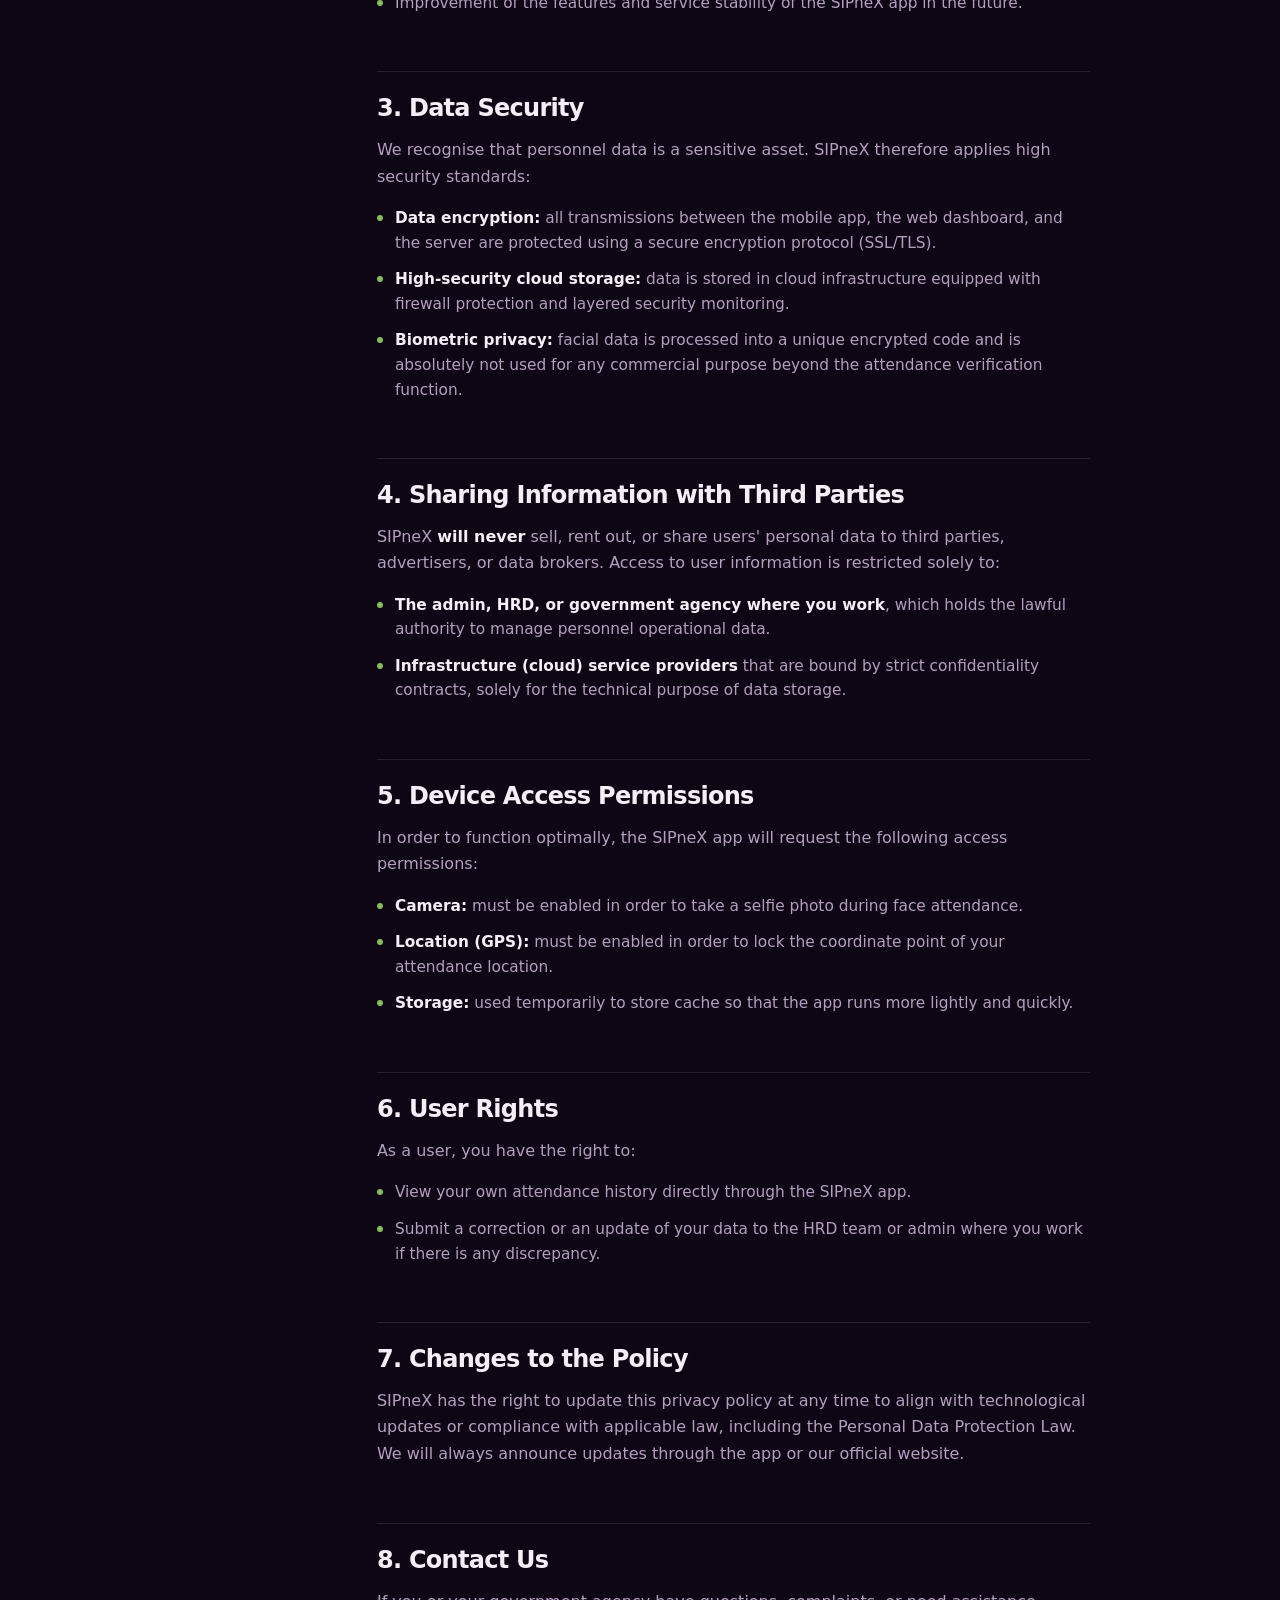
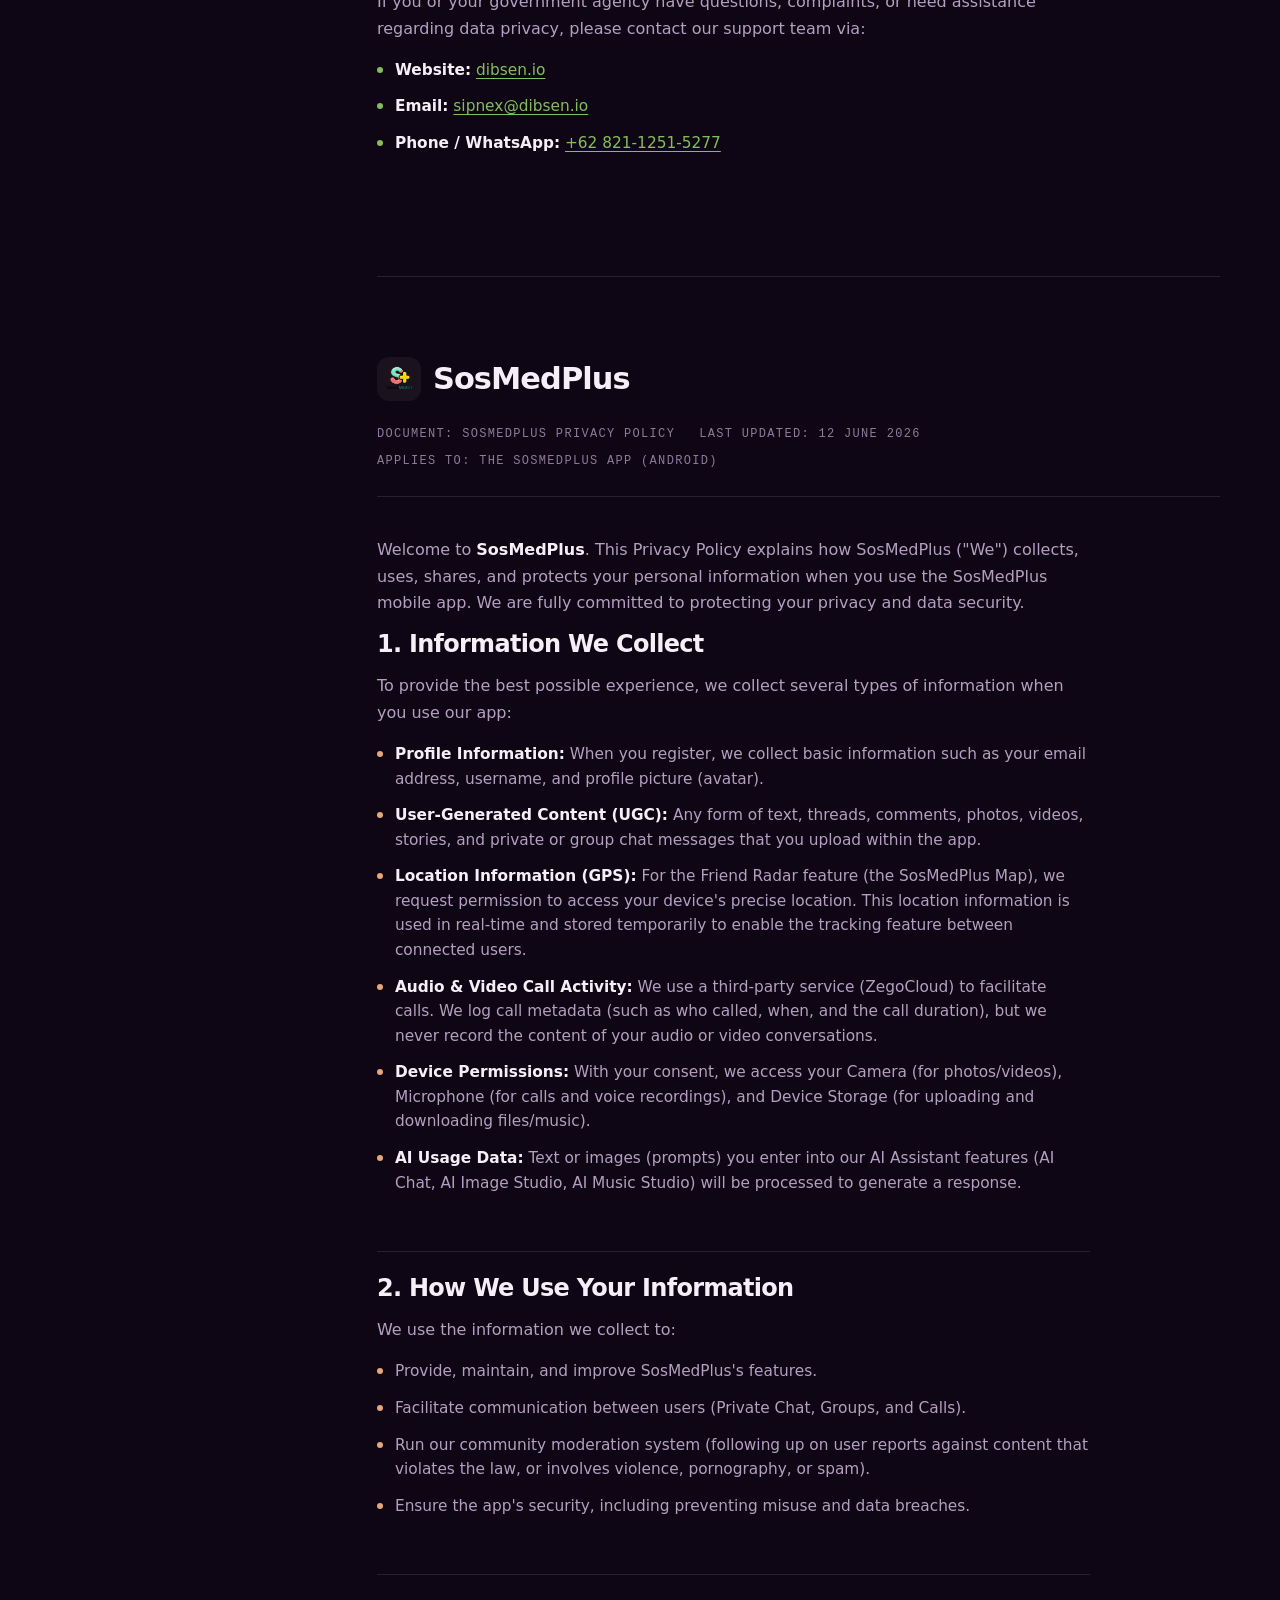
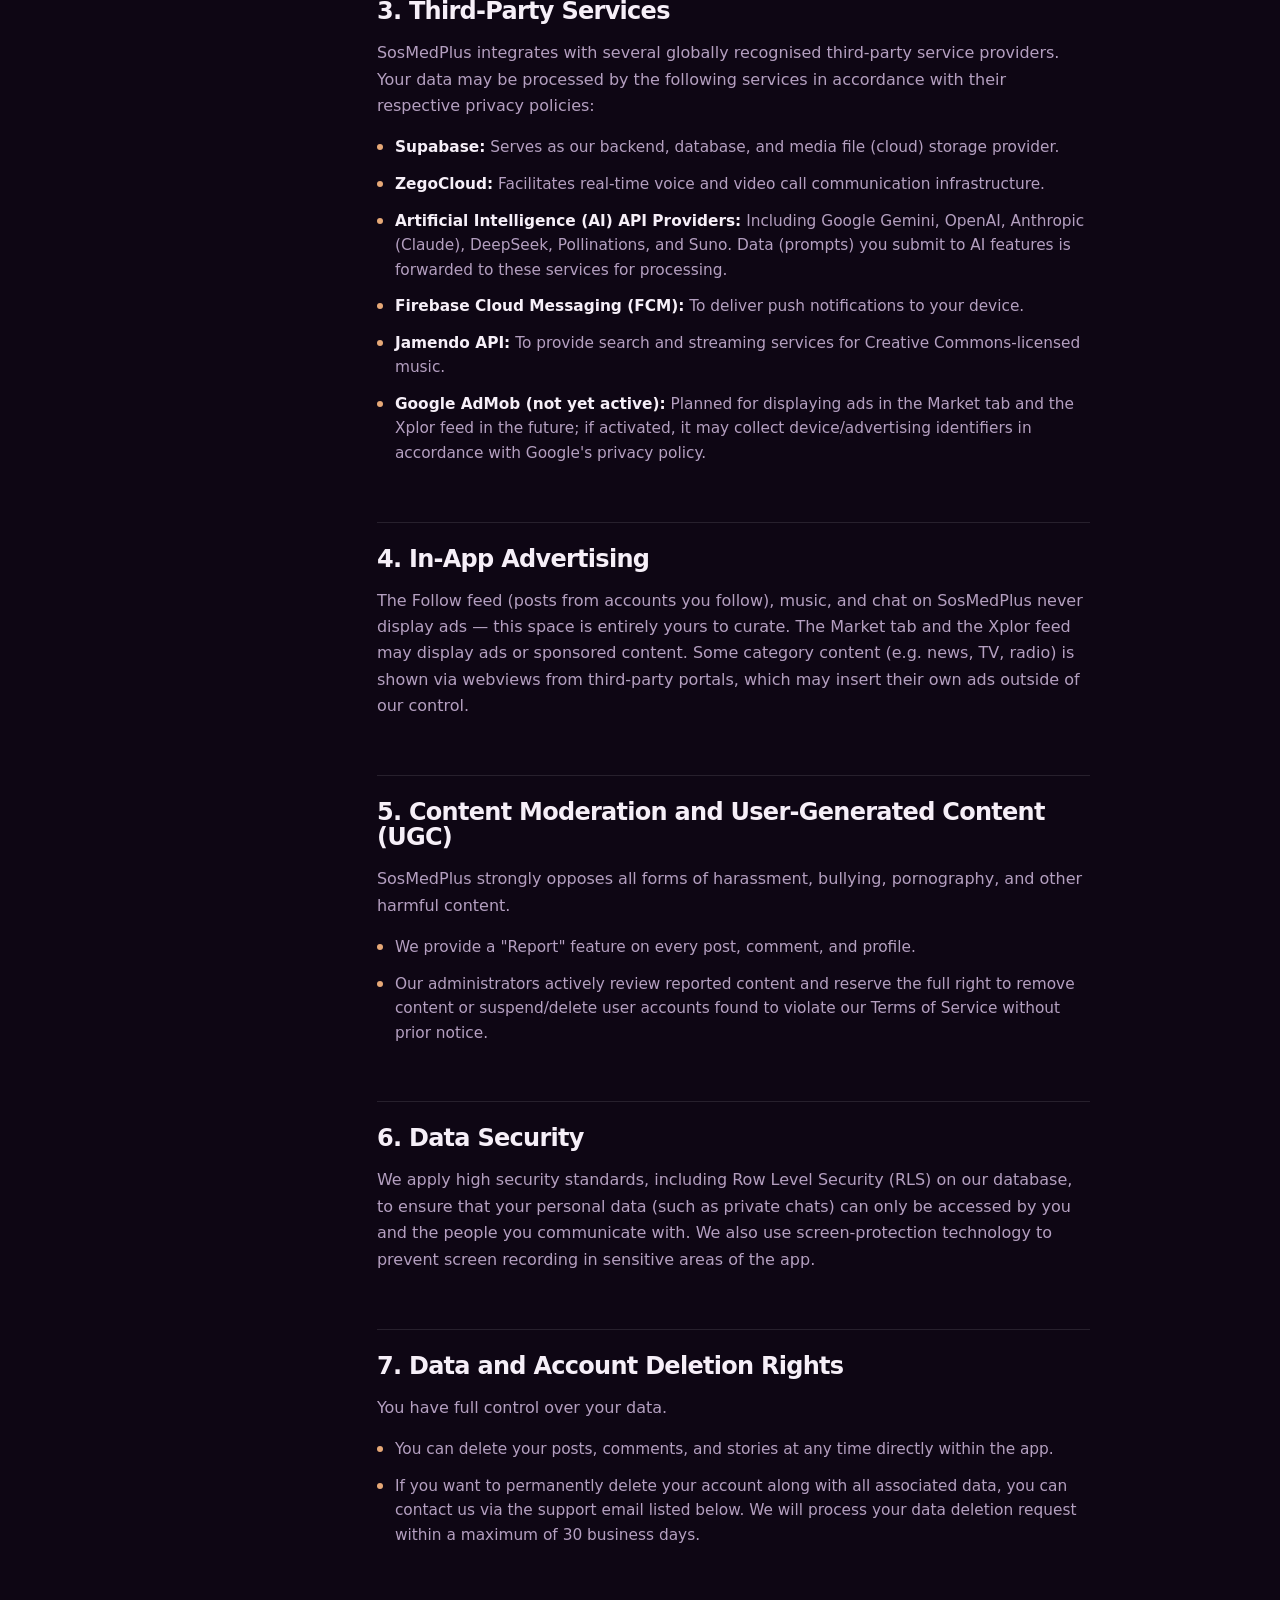
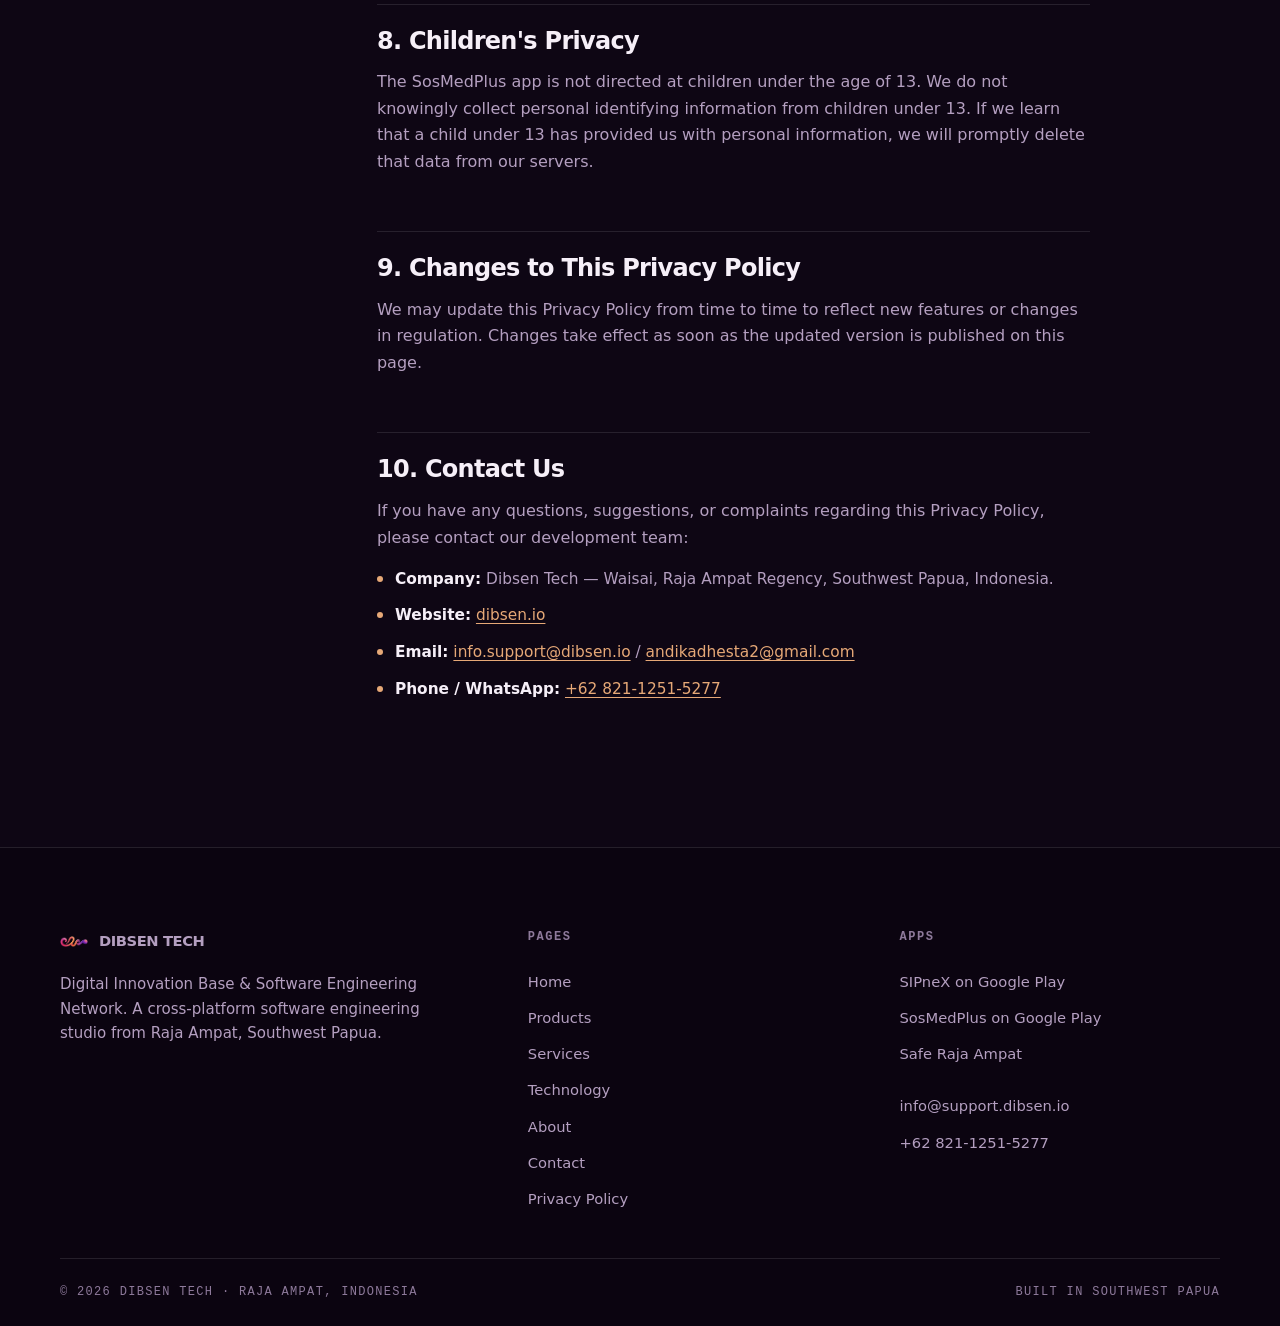
<file: privacy-policy-sipnex/index.html>
<!DOCTYPE html>
<html lang="id">
<head>
<meta charset="utf-8">
<meta name="viewport" content="width=device-width, initial-scale=1">
<title>DIBSEN TECH — Kebijakan Privasi SIPneX</title>
<link rel="canonical" href="https://dibsen.io/privacy-policy#sipnex">
<meta http-equiv="refresh" content="0; url=/privacy-policy#sipnex">
<meta name="robots" content="noindex">
<link rel="icon" type="image/png" sizes="32x32" href="/favicon-32.png">
<link rel="icon" type="image/png" sizes="16x16" href="/favicon-16.png">
</head>
<body>
<p>Kebijakan Privasi SIPneX sekarang ada di halaman <a href="/privacy-policy#sipnex">Kebijakan Privasi</a> DIBSEN TECH. Jika Anda tidak dialihkan otomatis, silakan klik tautan tersebut.</p>
<script>location.replace('/privacy-policy#sipnex');</script>
</body>
</html>
</file>
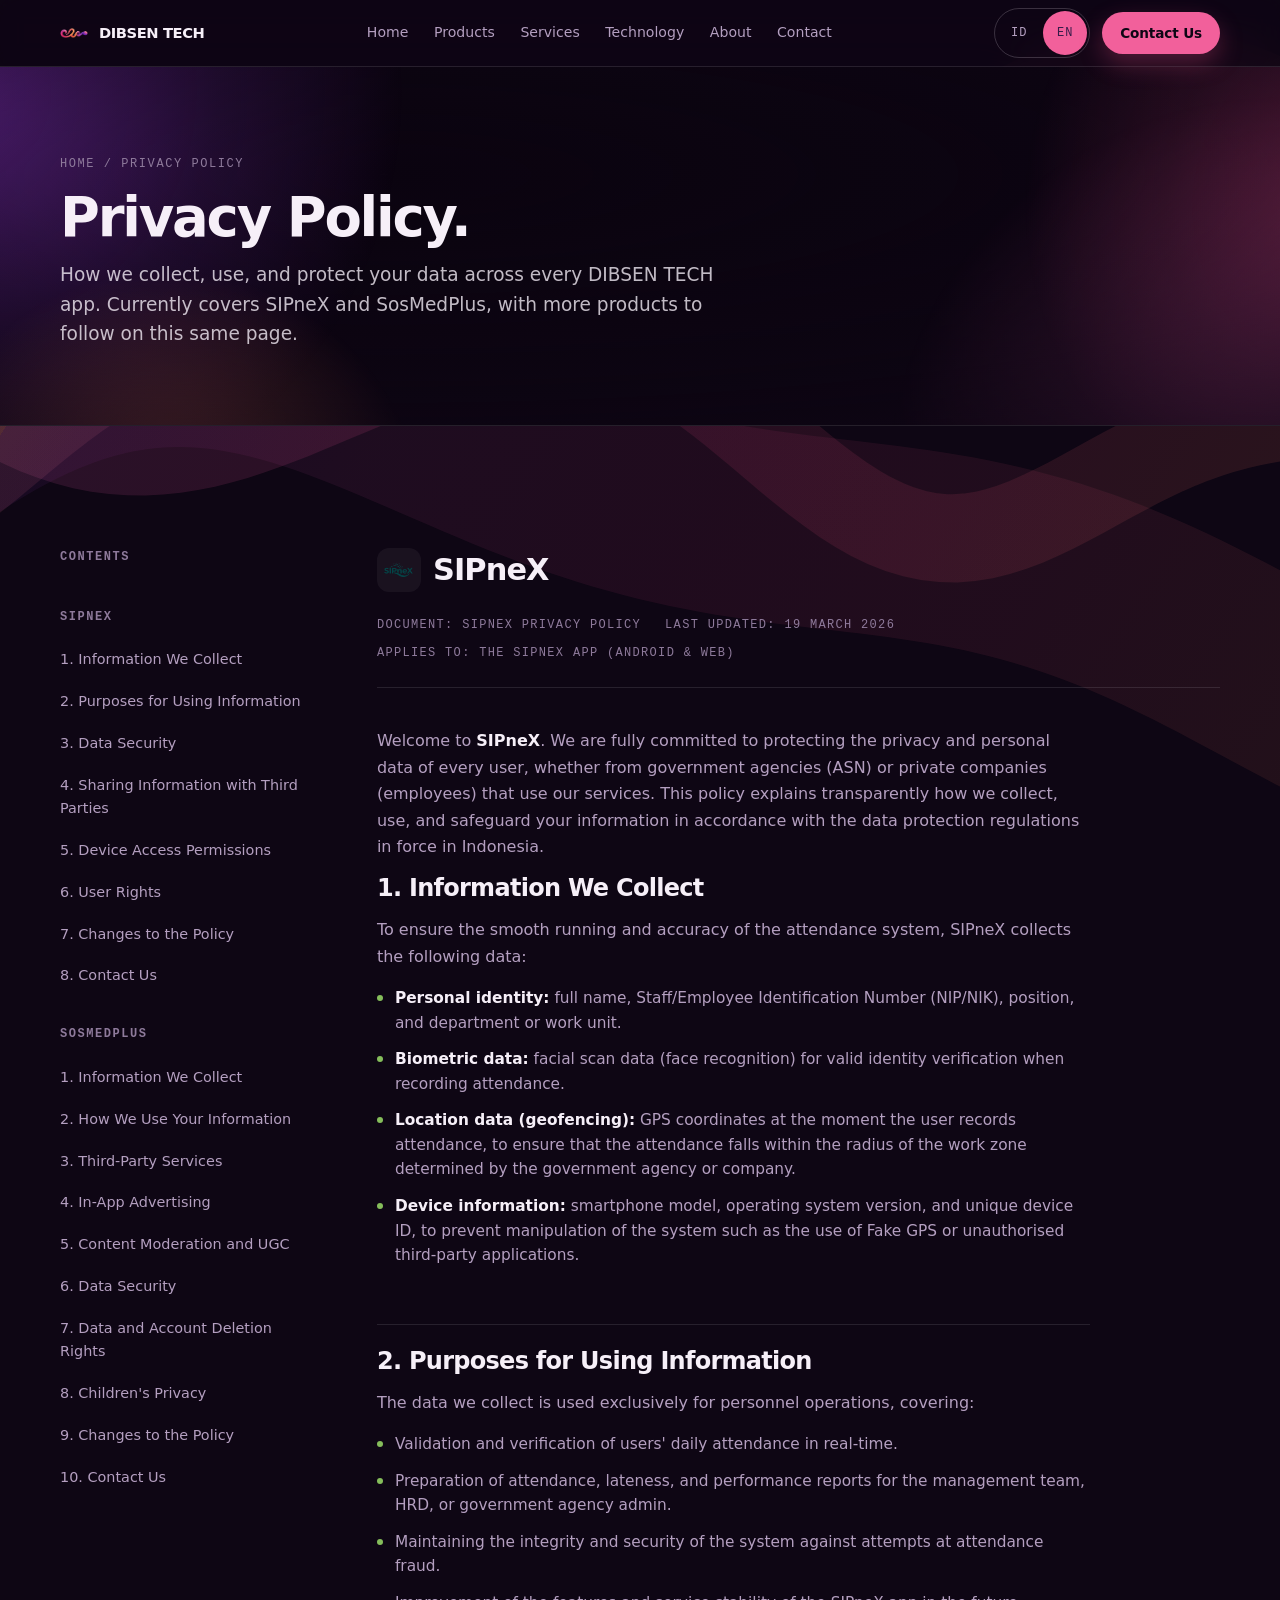
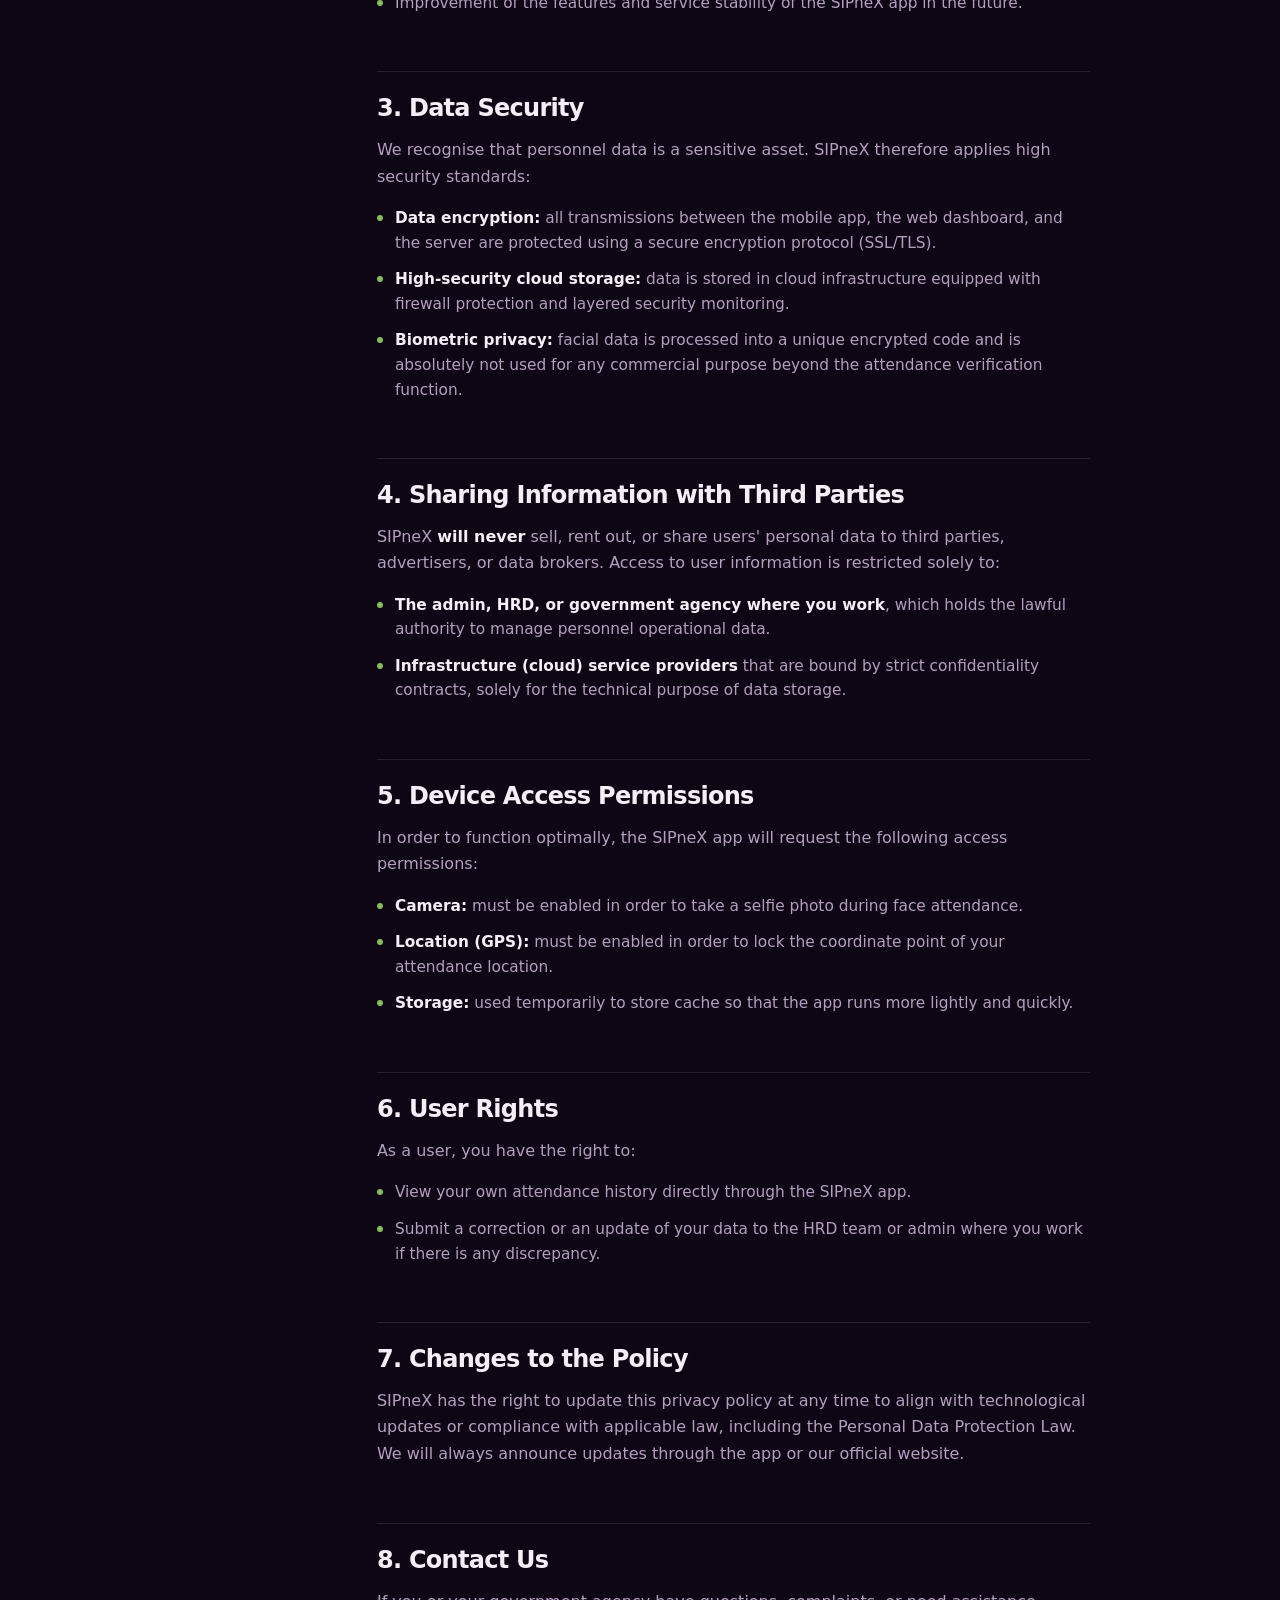
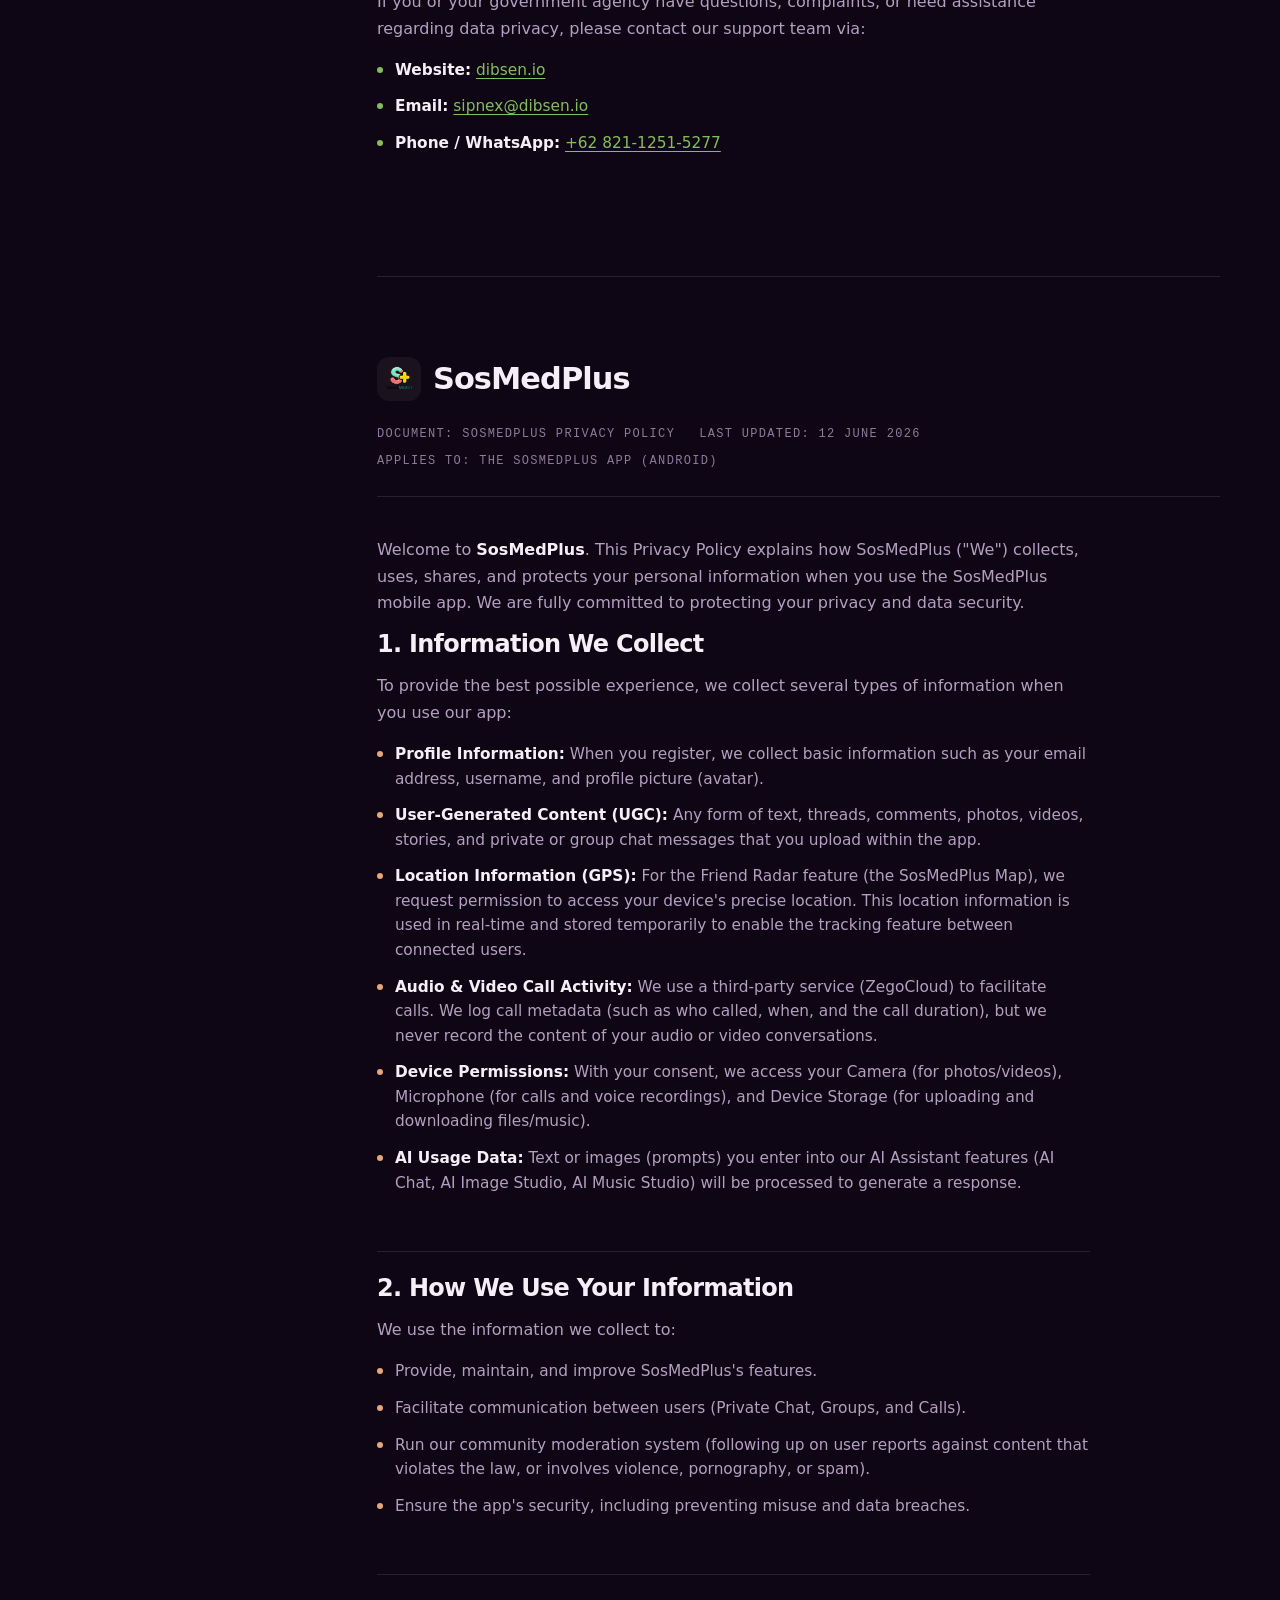
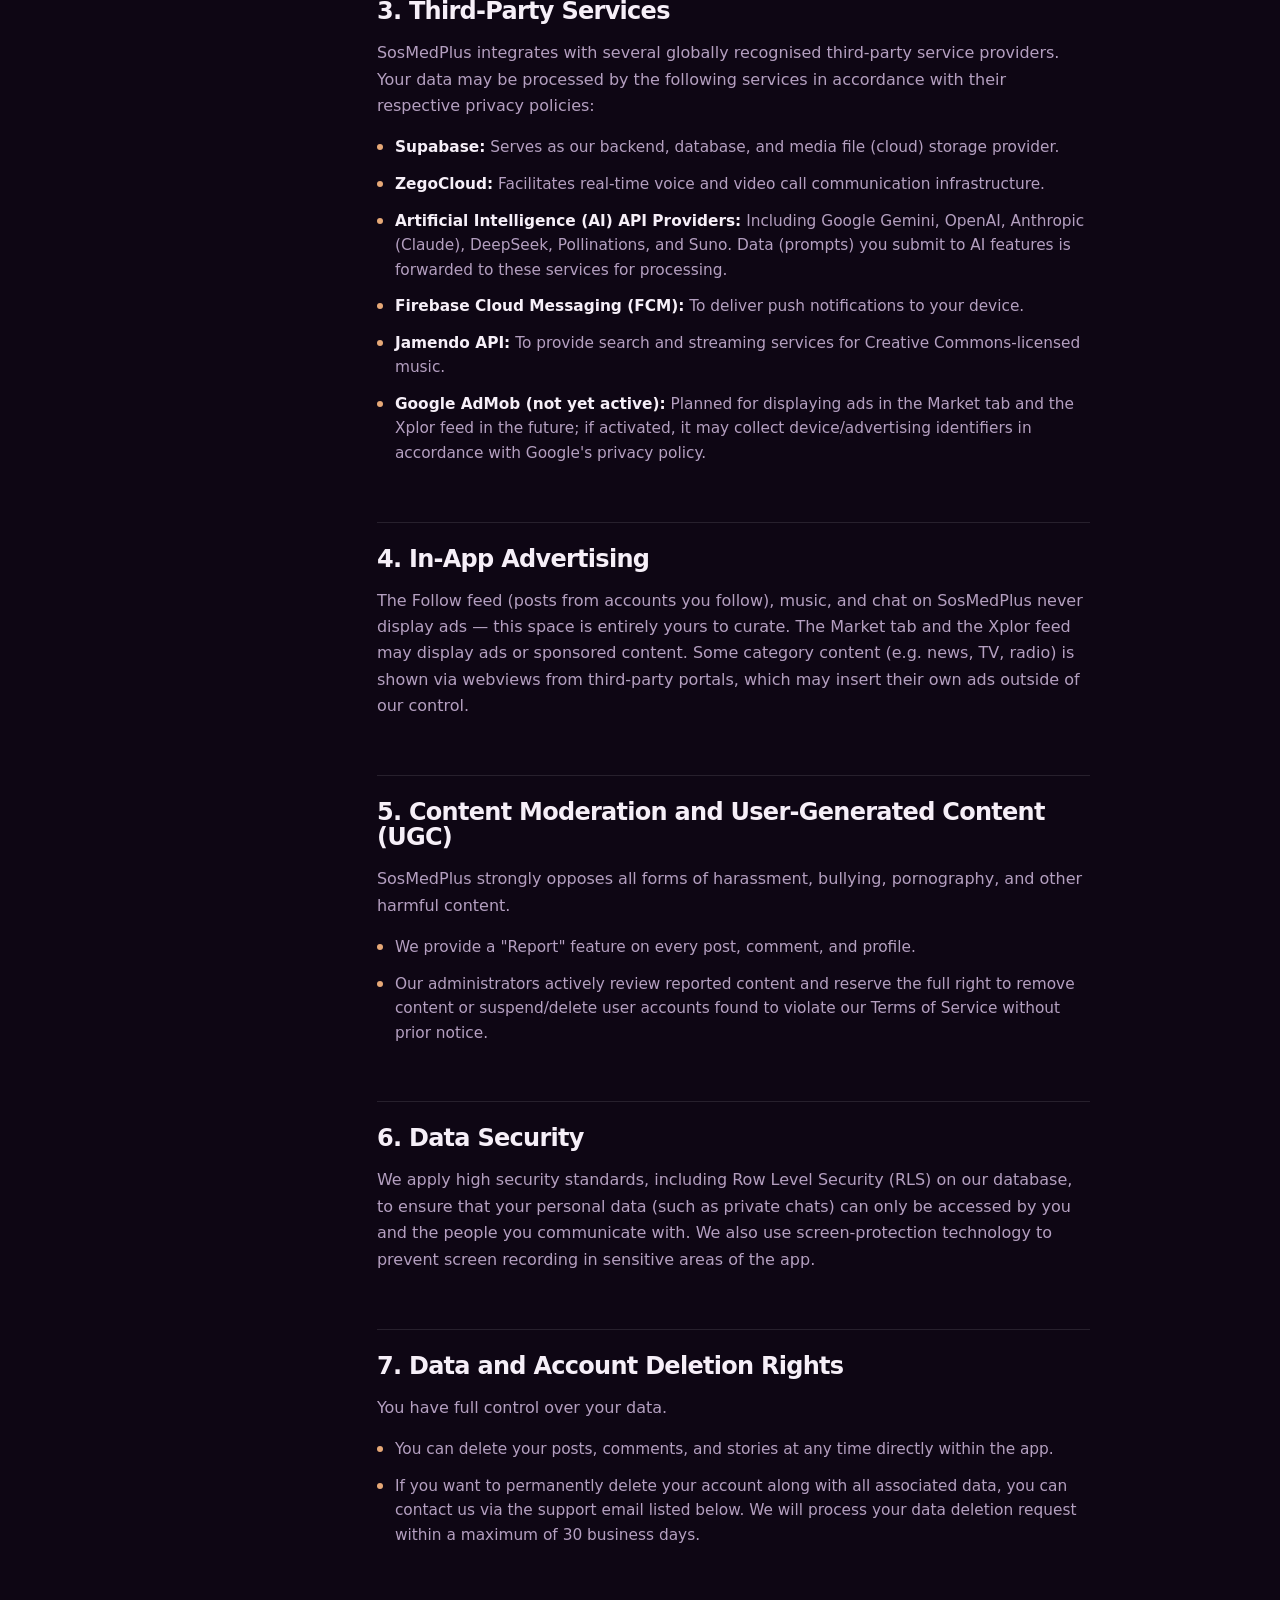
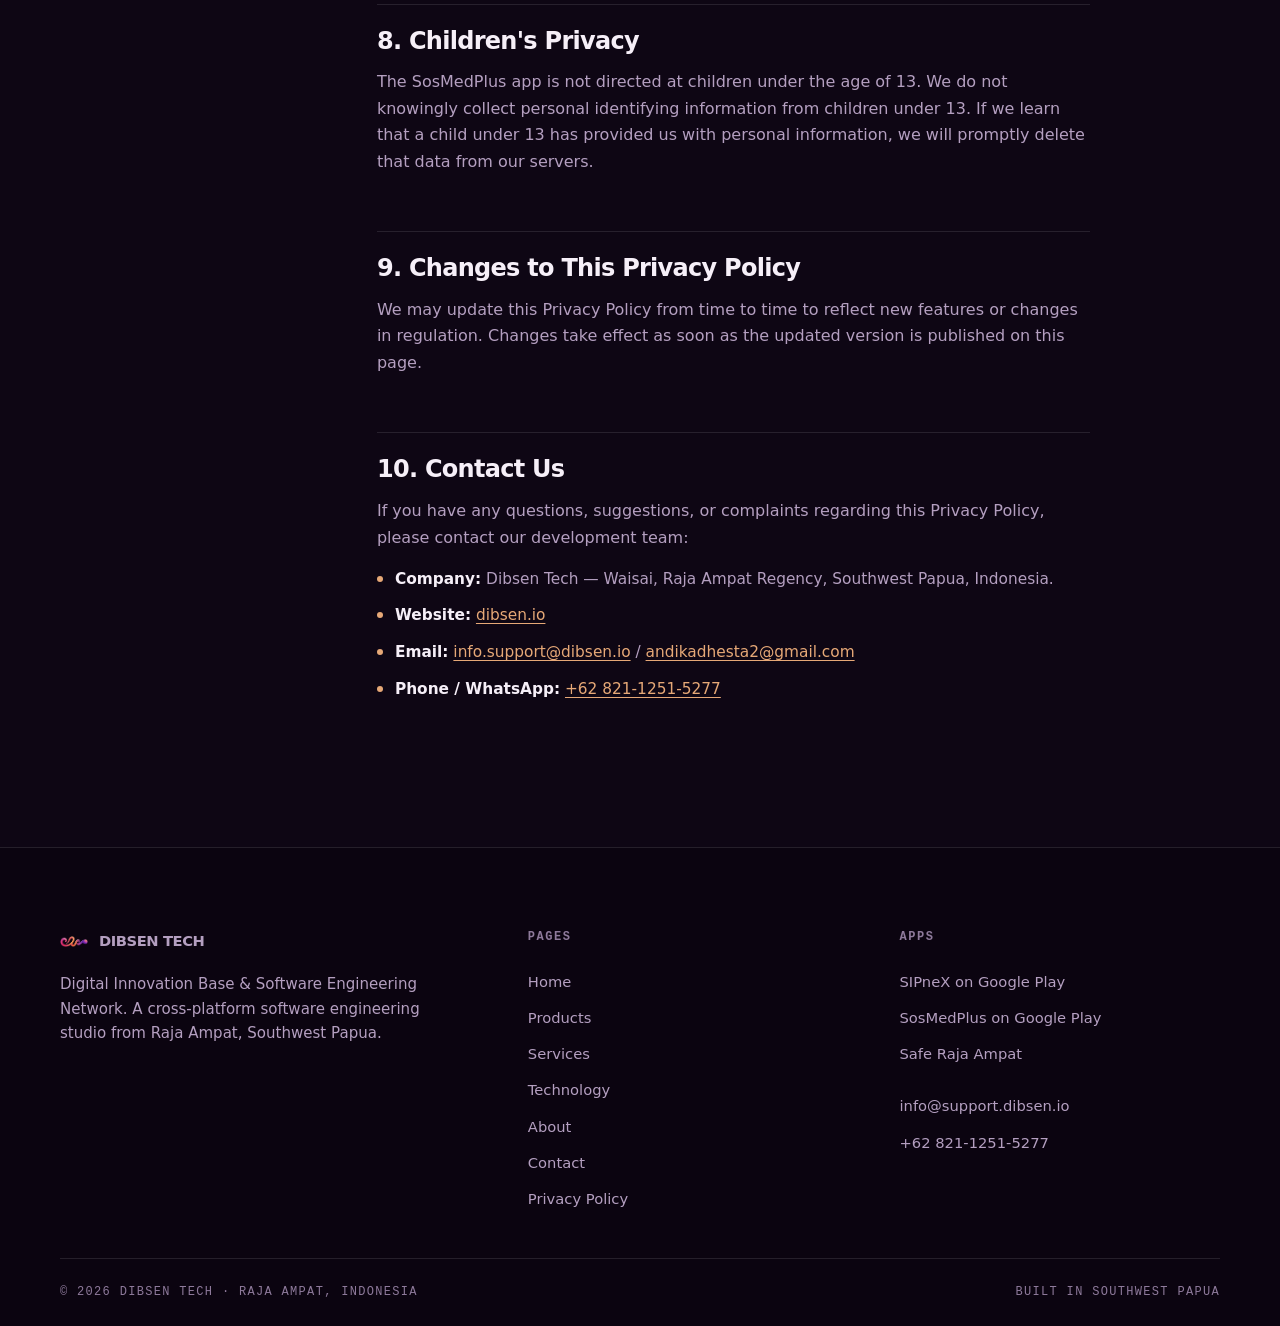
<file: privacy-policy/index.html>
<!DOCTYPE html>
<html lang="id">
<head>
<meta charset="utf-8">
<meta name="viewport" content="width=device-width, initial-scale=1">
<script>(function(){var l;try{l=localStorage.getItem('dt-lang')}catch(e){}
if(l!=='id'&&l!=='en'){var a=(navigator.languages&&navigator.languages.length)?navigator.languages:[navigator.language||''];l='en';
for(var i=0;i<a.length;i++){if(/^id\b/i.test(a[i]||'')){l='id';break}}}
document.documentElement.setAttribute('data-lang',l);document.documentElement.setAttribute('lang',l);
if(l==='en'){document.documentElement.className+=' dt-pending';
setTimeout(function(){document.documentElement.classList.remove('dt-pending')},1500)}})();</script>
<style>html.dt-pending body{visibility:hidden}</style>

<title>DIBSEN TECH — Kebijakan Privasi</title>
<meta name="description" content="Kebijakan Privasi DIBSEN TECH untuk seluruh aplikasi kami — SIPneX dan SosMedPlus — mencakup pengumpulan, penggunaan, dan keamanan data pengguna.">
<meta name="robots" content="index, follow, max-image-preview:large">
<meta name="theme-color" content="#0E0614">
<link rel="canonical" href="https://dibsen.io/privacy-policy">
<link rel="icon" type="image/png" sizes="32x32" href="/favicon-32.png">
<link rel="icon" type="image/png" sizes="16x16" href="/favicon-16.png">
<link rel="apple-touch-icon" href="/apple-touch-icon.png">
<meta property="og:type" content="website">
<meta property="og:site_name" content="DIBSEN TECH">
<meta property="og:url" content="https://dibsen.io/privacy-policy">
<meta property="og:title" content="DIBSEN TECH — Kebijakan Privasi">
<meta property="og:description" content="Kebijakan Privasi DIBSEN TECH untuk seluruh aplikasi kami — SIPneX dan SosMedPlus — mencakup pengumpulan, penggunaan, dan keamanan data pengguna.">
<meta property="og:image" content="https://dibsen.io/assets/dibsen-cover.jpg">
<meta name="twitter:card" content="summary_large_image">
<link rel="stylesheet" href="/assets/fonts.css?v=spectrum28">
<link rel="stylesheet" href="/assets/style.css?v=spectrum30">
<script>document.documentElement.classList.add('js');</script>
<script type="application/ld+json">{"@context": "https://schema.org", "@type": "WebSite", "name": "DIBSEN TECH", "alternateName": ["DIBSEN", "Dibsen Tech", "Digital Innovation Base and Software Engineering Network"], "url": "https://dibsen.io/", "publisher": {"@id": "https://dibsen.io/#organization"}}</script>
<script type="application/ld+json">{"@context": "https://schema.org", "@type": "Organization", "@id": "https://dibsen.io/#organization", "name": "DIBSEN TECH", "legalName": "Digital Innovation Base and Software Engineering Network", "alternateName": "DIBSEN", "url": "https://dibsen.io/", "logo": {"@type": "ImageObject", "url": "https://dibsen.io/assets/logo-dibsen.png", "width": 512, "height": 512}, "image": "https://dibsen.io/assets/dibsen-cover.jpg", "description": "Studio rekayasa perangkat lunak lintas platform dari Raja Ampat. Membangun ekosistem aplikasi web dan mobile yang aman dan terukur untuk instansi pemerintah, usaha, dan perorangan.", "foundingDate": "2025", "address": {"@type": "PostalAddress", "addressLocality": "Waisai, Raja Ampat", "addressRegion": "Papua Barat Daya", "addressCountry": "ID"}, "contactPoint": [{"@type": "ContactPoint", "telephone": "+62-821-1251-5277", "email": "info@support.dibsen.io", "contactType": "sales", "areaServed": "ID", "availableLanguage": ["id", "en"]}], "sameAs": ["https://play.google.com/store/apps/details?id=xyz.sipnex.app", "https://play.google.com/store/apps/details?id=com.dibsen.warganet_life", "https://play.google.com/store/apps/details?id=com.bpbd.saferajaampat"]}</script>
</head>
<body>
<a class="skip-link" href="#main">Lewati ke konten utama</a>
<header class="nav">
  <div class="container nav__inner">
    <a class="wordmark" href="/" aria-label="DIBSEN TECH, ke beranda">
      <span class="wordmark__tile" aria-hidden="true"><img src="/assets/dibsen-icon.png" alt=""></span>
      <span class="wordmark__text">DIBSEN TECH</span>
    </a>
    <input class="nav__cb" type="checkbox" id="navToggle" aria-label="Buka menu navigasi">
    <nav class="nav__links" aria-label="Navigasi utama">
      <a href="/">Beranda</a>
      <a href="/products">Produk</a>
      <a href="/services">Layanan</a>
      <a href="/technologies">Teknologi</a>
      <a href="/about-us">Tentang</a>
      <a href="/contact">Kontak</a>
    </nav>
    <div class="nav__right">
      <div class="langsw" role="group" aria-label="Language / Bahasa" translate="no" data-no-i18n><button type="button" data-set-lang="id" aria-label="ID — Bahasa Indonesia">ID</button><button type="button" data-set-lang="en" aria-label="EN — English">EN</button></div>
      <label class="burger" for="navToggle">
        <svg class="ic-open" viewBox="0 0 24 24" fill="none" stroke="currentColor" stroke-width="1.8" stroke-linecap="round" aria-hidden="true"><path d="M4 7h16M4 12h16M4 17h16"/></svg>
        <svg class="ic-close" viewBox="0 0 24 24" fill="none" stroke="currentColor" stroke-width="1.8" stroke-linecap="round" aria-hidden="true"><path d="M6 6l12 12M18 6L6 18"/></svg>
      </label>
      <a class="btn btn--amber btn--sm" href="/contact">Hubungi Kami</a>
    </div>
  </div>
</header>
<main id="main">
<section class="pagehead">
  <div class="mesh" aria-hidden="true">
    <span class="blob blob--amber"></span><span class="blob blob--rust"></span>
    <span class="blob blob--cobalt"></span><span class="blob blob--warm"></span>
  </div>
  <div class="veil" aria-hidden="true"></div>
  <div class="container">
    <div class="crumb" data-reveal><a href="/">Beranda</a> / Kebijakan Privasi</div>
    <h1 data-reveal style="--d:1">Kebijakan Privasi.</h1>
    <p class="lead" data-reveal style="--d:2">Bagaimana kami mengumpulkan, menggunakan, dan melindungi data Anda di setiap aplikasi DIBSEN TECH. Saat ini mencakup SIPneX dan SosMedPlus, produk lain akan menyusul di halaman yang sama.</p>
  </div>
</section>

<section class="section">
  <div class="container">
    <div class="doc">
      <div class="toc" data-reveal><b>Daftar isi</b><b style="margin-top:var(--s5)">SIPneX</b><a href="#sipnex-s1">1. Informasi yang Kami Kumpulkan</a><a href="#sipnex-s2">2. Tujuan Penggunaan Informasi</a><a href="#sipnex-s3">3. Keamanan Data</a><a href="#sipnex-s4">4. Berbagi Informasi dengan Pihak Ketiga</a><a href="#sipnex-s5">5. Izin Akses Perangkat</a><a href="#sipnex-s6">6. Hak Pengguna</a><a href="#sipnex-s7">7. Perubahan Kebijakan</a><a href="#sipnex-s8">8. Hubungi Kami</a><b style="margin-top:var(--s5)">SosMedPlus</b><a href="#sm-s1">1. Informasi yang Kami Kumpulkan</a><a href="#sm-s2">2. Bagaimana Kami Menggunakan Informasi Anda</a><a href="#sm-s3">3. Layanan Pihak Ketiga</a><a href="#sm-s4">4. Iklan Dalam Aplikasi</a><a href="#sm-s5">5. Moderasi Konten dan UGC</a><a href="#sm-s6">6. Keamanan Data</a><a href="#sm-s7">7. Hak Penghapusan Data dan Akun</a><a href="#sm-s8">8. Privasi Anak-Anak</a><a href="#sm-s9">9. Perubahan Kebijakan</a><a href="#sm-s10">10. Hubungi Kami</a></div>

      <div>
        <div class="doc__app" id="sipnex">
          <div class="doc__app-head"><img src="/assets/logos/sipnex.png" alt="" width="44" height="44" loading="lazy" decoding="async"><h2 class="doc__app-name">SIPneX</h2></div>
          <div class="doc__meta">
            <span>Dokumen: Kebijakan Privasi SIPneX</span>
            <span>Terakhir diperbarui: 19 Maret 2026</span>
            <span>Berlaku untuk: aplikasi SIPneX (Android &amp; web)</span>
          </div>
          <div class="prose"><p>Selamat datang di <strong>SIPneX</strong>. Kami berkomitmen penuh untuk melindungi privasi dan data pribadi setiap pengguna, baik dari kalangan instansi pemerintah (ASN) maupun perusahaan swasta (karyawan) yang menggunakan layanan kami. Kebijakan ini menjelaskan secara transparan bagaimana kami mengumpulkan, menggunakan, dan menjaga keamanan informasi Anda sesuai dengan regulasi pelindungan data yang berlaku di Indonesia.</p><h2 id="sipnex-s1">1. Informasi yang Kami Kumpulkan</h2>
<p>Untuk memastikan kelancaran dan akurasi sistem absensi, SIPneX mengumpulkan data berikut:</p><ul><li><span><strong>Identitas pribadi:</strong> nama lengkap, Nomor Induk Pegawai/Karyawan (NIP/NIK), jabatan, dan departemen atau unit kerja.</span></li><li><span><strong>Data biometrik:</strong> data pemindaian wajah (face recognition) untuk verifikasi identitas yang sah saat melakukan presensi.</span></li><li><span><strong>Data lokasi (geofencing):</strong> koordinat GPS pada saat pengguna melakukan absensi, untuk memastikan kehadiran berada di dalam radius zona kerja yang ditentukan instansi atau perusahaan.</span></li><li><span><strong>Informasi perangkat:</strong> model smartphone, versi sistem operasi, dan ID unik perangkat untuk mencegah manipulasi sistem seperti penggunaan Fake GPS atau aplikasi pihak ketiga yang tidak sah.</span></li></ul>
<h2 id="sipnex-s2">2. Tujuan Penggunaan Informasi</h2>
<p>Data yang kami kumpulkan digunakan secara eksklusif untuk operasional kepegawaian, meliputi:</p><ul><li><span>Validasi dan verifikasi kehadiran harian pengguna secara real-time.</span></li><li><span>Penyusunan laporan kehadiran, keterlambatan, dan kinerja bagi tim manajemen, HRD, atau admin instansi.</span></li><li><span>Menjaga integritas dan keamanan sistem dari upaya kecurangan presensi.</span></li><li><span>Peningkatan fitur dan stabilitas layanan aplikasi SIPneX di masa mendatang.</span></li></ul>
<h2 id="sipnex-s3">3. Keamanan Data</h2>
<p>Kami menyadari bahwa data kepegawaian adalah aset sensitif. Oleh karena itu SIPneX menerapkan standar keamanan tinggi:</p><ul><li><span><strong>Enkripsi data:</strong> semua transmisi antara aplikasi seluler, dashboard web, dan server dilindungi menggunakan protokol enkripsi yang aman (SSL/TLS).</span></li><li><span><strong>Penyimpanan cloud berkeamanan tinggi:</strong> data disimpan dalam infrastruktur cloud yang dilengkapi proteksi firewall dan pemantauan keamanan berlapis.</span></li><li><span><strong>Privasi biometrik:</strong> data wajah diproses menjadi kode unik terenkripsi dan mutlak tidak digunakan untuk kepentingan komersial apa pun di luar fungsi verifikasi absensi.</span></li></ul>
<h2 id="sipnex-s4">4. Berbagi Informasi dengan Pihak Ketiga</h2>
<p>SIPneX <strong>tidak akan pernah</strong> menjual, menyewakan, atau membagikan data pribadi pengguna kepada pihak ketiga, pengiklan, atau broker data. Akses terhadap informasi pengguna dibatasi hanya kepada:</p><ul><li><span><strong>Admin, HRD, atau instansi tempat Anda bekerja</strong>, yang memiliki wewenang sah untuk mengelola data operasional kepegawaian.</span></li><li><span><strong>Penyedia layanan infrastruktur (cloud)</strong> yang terikat kontrak kerahasiaan ketat, semata-mata untuk tujuan teknis penyimpanan data.</span></li></ul>
<h2 id="sipnex-s5">5. Izin Akses Perangkat</h2>
<p>Agar dapat berfungsi optimal, aplikasi SIPneX akan meminta izin akses berikut:</p><ul><li><span><strong>Kamera:</strong> wajib diaktifkan untuk mengambil foto selfie saat presensi wajah.</span></li><li><span><strong>Lokasi (GPS):</strong> wajib diaktifkan untuk mengunci titik koordinat lokasi absensi Anda.</span></li><li><span><strong>Penyimpanan:</strong> digunakan sementara untuk menyimpan cache agar aplikasi berjalan lebih ringan dan cepat.</span></li></ul>
<h2 id="sipnex-s6">6. Hak Pengguna</h2>
<p>Sebagai pengguna, Anda memiliki hak untuk:</p><ul><li><span>Melihat riwayat absensi pribadi Anda secara langsung melalui aplikasi SIPneX.</span></li><li><span>Mengajukan koreksi atau pembaruan data kepada tim HRD atau admin di tempat Anda bekerja jika terdapat ketidaksesuaian.</span></li></ul>
<h2 id="sipnex-s7">7. Perubahan Kebijakan</h2>
<p>SIPneX berhak memperbarui kebijakan privasi ini sewaktu-waktu untuk menyesuaikan dengan pembaruan teknologi atau kepatuhan terhadap hukum yang berlaku, termasuk Undang-Undang Pelindungan Data Pribadi. Pembaruan akan selalu kami umumkan melalui aplikasi atau situs web resmi kami.</p>
<h2 id="sipnex-s8">8. Hubungi Kami</h2>
<p>Jika Anda atau instansi Anda memiliki pertanyaan, keluhan, atau butuh bantuan terkait privasi data, silakan hubungi tim dukungan kami melalui:</p><ul><li><span><strong>Situs web:</strong> <a rel="noopener noreferrer" href="https://dibsen.io" target="_blank">dibsen.io</a></span></li><li><span><strong>Email:</strong> <a href="mailto:sipnex@dibsen.io">sipnex@dibsen.io</a></span></li><li><span><strong>Telepon / WhatsApp:</strong> <a href="https://wa.me/6282112515277?text=Halo%20Tim%20DIBSEN%20TECH%2C%20saya%20tertarik%20mendiskusikan%20pembuatan%20website%20atau%20aplikasi." rel="noopener noreferrer" target="_blank">+62 821-1251-5277</a></span></li></ul>
</div>
        </div>

        <div class="doc__app" id="sosialmedia">
          <div class="doc__app-head"><img src="/assets/logos/sosialmedia.png" alt="" width="44" height="44" loading="lazy" decoding="async"><h2 class="doc__app-name">SosMedPlus</h2></div>
          <div class="doc__meta">
            <span>Dokumen: Kebijakan Privasi SosMedPlus</span>
            <span>Terakhir diperbarui: 12 Juni 2026</span>
            <span>Berlaku untuk: aplikasi SosMedPlus (Android)</span>
          </div>
          <div class="prose"><p>Selamat datang di <strong>SosMedPlus</strong>. Kebijakan Privasi ini menjelaskan bagaimana SosMedPlus ("Kami") mengumpulkan, menggunakan, membagikan, dan melindungi informasi pribadi Anda saat Anda menggunakan aplikasi seluler SosMedPlus. Kami berkomitmen penuh untuk melindungi privasi dan keamanan data Anda.</p><h2 id="sm-s1">1. Informasi yang Kami Kumpulkan</h2>
<p>Untuk memberikan pengalaman terbaik, kami mengumpulkan beberapa jenis informasi saat Anda menggunakan aplikasi kami:</p><ul><li><span><strong>Informasi Profil:</strong> Saat Anda mendaftar, kami mengumpulkan informasi dasar seperti alamat email, nama pengguna (username), dan foto profil.</span></li><li><span><strong>Konten Buatan Pengguna (UGC):</strong> Segala bentuk teks, utas (threads), komentar, foto, video, stories, dan pesan obrolan (chat) pribadi maupun grup yang Anda unggah ke dalam aplikasi.</span></li><li><span><strong>Informasi Lokasi (GPS):</strong> Untuk fitur Friend Radar (Peta SosMedPlus), kami meminta izin untuk mengakses lokasi akurat perangkat Anda. Informasi lokasi ini digunakan secara real-time dan disimpan sementara untuk memungkinkan fitur pelacakan antar-pengguna yang saling terhubung.</span></li><li><span><strong>Aktivitas Panggilan Audio &amp; Video:</strong> Kami menggunakan layanan pihak ketiga (ZegoCloud) untuk memfasilitasi panggilan. Kami mencatat metadata panggilan (seperti siapa yang memanggil, kapan, dan durasi panggilan), namun kami tidak pernah merekam isi percakapan audio maupun video Anda.</span></li><li><span><strong>Izin Perangkat:</strong> Dengan persetujuan Anda, kami mengakses Kamera (untuk foto/video), Mikrofon (untuk panggilan dan rekam suara), serta Penyimpanan Perangkat (untuk mengunggah dan mengunduh berkas/musik).</span></li><li><span><strong>Data Penggunaan AI:</strong> Teks atau gambar (prompt) yang Anda masukkan ke dalam fitur Asisten AI (Tanya AI, Studio Gambar, Studio Musik) akan diproses untuk menghasilkan balasan.</span></li></ul>
<h2 id="sm-s2">2. Bagaimana Kami Menggunakan Informasi Anda</h2>
<p>Kami menggunakan informasi yang dikumpulkan untuk:</p><ul><li><span>Menyediakan, memelihara, dan meningkatkan fitur-fitur SosMedPlus.</span></li><li><span>Memfasilitasi komunikasi antar pengguna (Obrolan Pribadi, Grup, dan Panggilan).</span></li><li><span>Menjalankan sistem moderasi komunitas (menindaklanjuti laporan pengguna/Report terhadap konten yang melanggar hukum, kekerasan, pornografi, atau spam).</span></li><li><span>Memastikan keamanan aplikasi, termasuk mencegah penyalahgunaan dan kebocoran data.</span></li></ul>
<h2 id="sm-s3">3. Layanan Pihak Ketiga</h2>
<p>SosMedPlus terintegrasi dengan beberapa penyedia layanan pihak ketiga yang diakui secara global. Data Anda mungkin diproses oleh layanan berikut sesuai dengan kebijakan privasi mereka masing-masing:</p><ul><li><span><strong>Supabase:</strong> Sebagai layanan backend dan penyimpanan basis data (database) serta penyimpanan berkas media (cloud storage).</span></li><li><span><strong>ZegoCloud:</strong> Untuk memfasilitasi layanan infrastruktur komunikasi panggilan suara dan video real-time.</span></li><li><span><strong>Penyedia API Kecerdasan Buatan (AI):</strong> Termasuk Google Gemini, OpenAI, Anthropic (Claude), DeepSeek, Pollinations, dan Suno. Data (prompt) yang Anda kirimkan ke fitur AI akan diteruskan ke layanan ini untuk diproses.</span></li><li><span><strong>Firebase Cloud Messaging (FCM):</strong> Untuk mengirimkan pemberitahuan (push notifications) ke perangkat Anda.</span></li><li><span><strong>Jamendo API:</strong> Untuk menyediakan layanan pencarian dan streaming musik dengan lisensi Creative Commons.</span></li><li><span><strong>Google AdMob (belum aktif):</strong> Direncanakan untuk menampilkan iklan di Tab Pasar dan Beranda Xplor di masa mendatang; jika diaktifkan, dapat mengumpulkan identifier perangkat/iklan sesuai kebijakan privasi Google.</span></li></ul>
<h2 id="sm-s4">4. Iklan Dalam Aplikasi</h2>
<p>Beranda Follow (feed dari akun yang Anda ikuti), musik, dan chat di SosMedPlus tidak pernah menampilkan iklan — ruang ini sepenuhnya kami serahkan pada pilihan Anda sendiri. Tab Pasar dan Beranda Xplor dapat menampilkan iklan atau konten bersponsor. Sebagian konten kategori (mis. berita, TV, radio) ditampilkan melalui webview dari portal pihak ketiga, dan portal tersebut dapat menyisipkan iklan mereka sendiri di luar kendali kami.</p>
<h2 id="sm-s5">5. Moderasi Konten dan Konten Buatan Pengguna (UGC)</h2>
<p>SosMedPlus sangat menentang segala bentuk pelecehan, penindasan (bullying), pornografi, dan konten berbahaya lainnya.</p><ul><li><span>Kami menyediakan fitur "Laporkan" (Report) pada setiap postingan, komentar, dan profil.</span></li><li><span>Administrator kami secara aktif meninjau konten yang dilaporkan dan memiliki hak penuh untuk menghapus konten atau memblokir/menghapus akun pengguna yang terbukti melanggar Syarat dan Ketentuan kami tanpa pemberitahuan sebelumnya.</span></li></ul>
<h2 id="sm-s6">6. Keamanan Data</h2>
<p>Kami menerapkan standar keamanan yang tinggi, termasuk Row Level Security (RLS) pada basis data kami untuk memastikan bahwa data pribadi Anda (seperti obrolan pribadi) hanya dapat diakses oleh Anda dan pihak yang Anda ajak berkomunikasi. Kami juga menggunakan teknologi pelindung layar (Screen Protector) untuk mencegah perekaman layar (screen recording) pada area aplikasi yang bersifat sensitif.</p>
<h2 id="sm-s7">7. Hak Penghapusan Data dan Akun</h2>
<p>Anda memiliki kendali penuh atas data Anda.</p><ul><li><span>Anda dapat menghapus postingan, komentar, dan stories Anda kapan saja secara langsung di dalam aplikasi.</span></li><li><span>Jika Anda ingin menghapus akun Anda secara permanen beserta seluruh data yang terkait, Anda dapat menghubungi kami melalui email dukungan yang tertera di bawah. Kami akan memproses penghapusan data Anda dalam waktu maksimal 30 hari kerja.</span></li></ul>
<h2 id="sm-s8">8. Privasi Anak-Anak</h2>
<p>Aplikasi SosMedPlus tidak ditujukan untuk anak-anak di bawah usia 13 tahun. Kami tidak secara sadar mengumpulkan informasi identitas pribadi dari anak-anak di bawah 13 tahun. Jika kami mengetahui bahwa seorang anak di bawah 13 tahun telah memberikan informasi pribadinya, kami akan segera menghapus data tersebut dari server kami.</p>
<h2 id="sm-s9">9. Perubahan pada Kebijakan Privasi</h2>
<p>Kami dapat memperbarui Kebijakan Privasi ini dari waktu ke waktu untuk menyesuaikan dengan fitur baru atau perubahan regulasi. Perubahan akan berlaku segera setelah versi terbaru dipublikasikan di halaman ini.</p>
<h2 id="sm-s10">10. Hubungi Kami</h2>
<p>Jika Anda memiliki pertanyaan, saran, atau keluhan terkait Kebijakan Privasi ini, silakan hubungi tim pengembang kami:</p><ul><li><span><strong>Perusahaan:</strong> Dibsen Tech — Waisai, Kabupaten Raja Ampat, Papua Barat Daya, Indonesia.</span></li><li><span><strong>Situs web:</strong> <a rel="noopener noreferrer" href="https://dibsen.io" target="_blank">dibsen.io</a></span></li><li><span><strong>Email:</strong> <a href="mailto:info.support@dibsen.io">info.support@dibsen.io</a> / <a href="mailto:andikadhesta2@gmail.com">andikadhesta2@gmail.com</a></span></li><li><span><strong>Telepon / WhatsApp:</strong> <a href="https://wa.me/6282112515277?text=Halo%20Tim%20DIBSEN%20TECH%2C%20saya%20punya%20pertanyaan%20tentang%20Kebijakan%20Privasi%20SosMedPlus." rel="noopener noreferrer" target="_blank">+62 821-1251-5277</a></span></li></ul>
</div>
        </div>
      </div>
    </div>
  </div>
</main>
<footer class="footer">
  <div class="container">
    <div class="footer__top">
      <div>
        <a class="wordmark" href="/" aria-label="DIBSEN TECH, ke beranda">
          <span class="wordmark__tile" aria-hidden="true"><img src="/assets/dibsen-icon.png" alt=""></span>
          <span class="wordmark__text">DIBSEN TECH</span>
        </a>
        <p class="footer__blurb">Digital Innovation Base &amp; Software Engineering Network. Studio rekayasa perangkat lunak lintas platform dari Raja Ampat, Papua Barat Daya.</p>
      </div>
      <div class="footer__col">
        <b>Halaman</b>
        <a href="/">Beranda</a><a href="/products">Produk</a><a href="/services">Layanan</a><a href="/technologies">Teknologi</a>
        <a href="/about-us">Tentang</a><a href="/contact">Kontak</a>
        <a href="/privacy-policy">Kebijakan Privasi</a>
      </div>
      <div class="footer__col">
        <b>Aplikasi</b>
        <a href="https://play.google.com/store/apps/details?id=xyz.sipnex.app" rel="noopener noreferrer" target="_blank">SIPneX di Google Play</a>
        <a href="https://play.google.com/store/apps/details?id=com.dibsen.warganet_life" rel="noopener noreferrer" target="_blank">SosMedPlus di Google Play</a>
        <a href="https://play.google.com/store/apps/details?id=com.bpbd.saferajaampat" rel="noopener noreferrer" target="_blank">Safe Raja Ampat</a>
        <a href="mailto:info@support.dibsen.io" style="margin-top:16px">info@support.dibsen.io</a>
        <a href="https://wa.me/6282112515277?text=Halo%20Tim%20DIBSEN%20TECH%2C%20saya%20tertarik%20mendiskusikan%20pembuatan%20website%20atau%20aplikasi." rel="noopener noreferrer" target="_blank">+62 821-1251-5277</a>
      </div>
    </div>
    <div class="footer__bot">
      <span>© 2026 DIBSEN TECH · Raja Ampat, Indonesia</span>
      <span>Dibangun di Papua Barat Daya</span>
    </div>
  </div>
</footer>
<script>
(function () {
  var doc = document, reduce = window.matchMedia('(prefers-reduced-motion: reduce)').matches;
  var items = doc.querySelectorAll('[data-reveal]');
  if (!('IntersectionObserver' in window) || reduce) {
    for (var i = 0; i < items.length; i++) items[i].classList.add('is-in');
  } else {
    var io = new IntersectionObserver(function (e) {
      e.forEach(function (x) { if (x.isIntersecting) { x.target.classList.add('is-in'); io.unobserve(x.target); } });
    }, { rootMargin: '0px 0px -4% 0px', threshold: 0.02 });
    items.forEach(function (el) { io.observe(el); });
  }
  var t = doc.getElementById('navToggle');
  doc.querySelectorAll('.nav__links a').forEach(function (a) {
    a.addEventListener('click', function () { t.checked = false; });
  });
})();
</script>
<script src="/assets/i18n.js?v=spectrum28"></script>
<script src="/assets/ribbon.js?v=spectrum3" defer></script>
<!-- Speculation Rules (2026-09-05) — siapkan halaman tujuan lebih awal.
     Setelannya sengaja hati-hati supaya tidak membatalkan penghematan
     bobot yang baru dikerjakan:
       prefetch  "moderate"     -> saat kursor menggantung di sebuah tautan,
                                   HANYA dokumen HTML-nya (16-63 KB) yang
                                   diambil. Murah.
       prerender "conservative" -> baru saat tombol tikus DITEKAN, yaitu
                                   ketika pengunjung sudah jelas mau pergi.
                                   Halaman disiapkan penuh (termasuk video
                                   hero-nya), jadi tidak ada unduhan besar
                                   yang terbuang untuk halaman yang cuma
                                   dilewati kursor.
     href_matches "/*" hanya cocok untuk tautan sesama domain, jadi tautan
     WhatsApp dan Google Play tidak ikut tersentuh. -->
<script type="speculationrules">
{"prefetch":[{"where":{"href_matches":"/*"},"eagerness":"moderate"}],
 "prerender":[{"where":{"href_matches":"/*"},"eagerness":"conservative"}]}
</script>
</body>
</html>
</file>
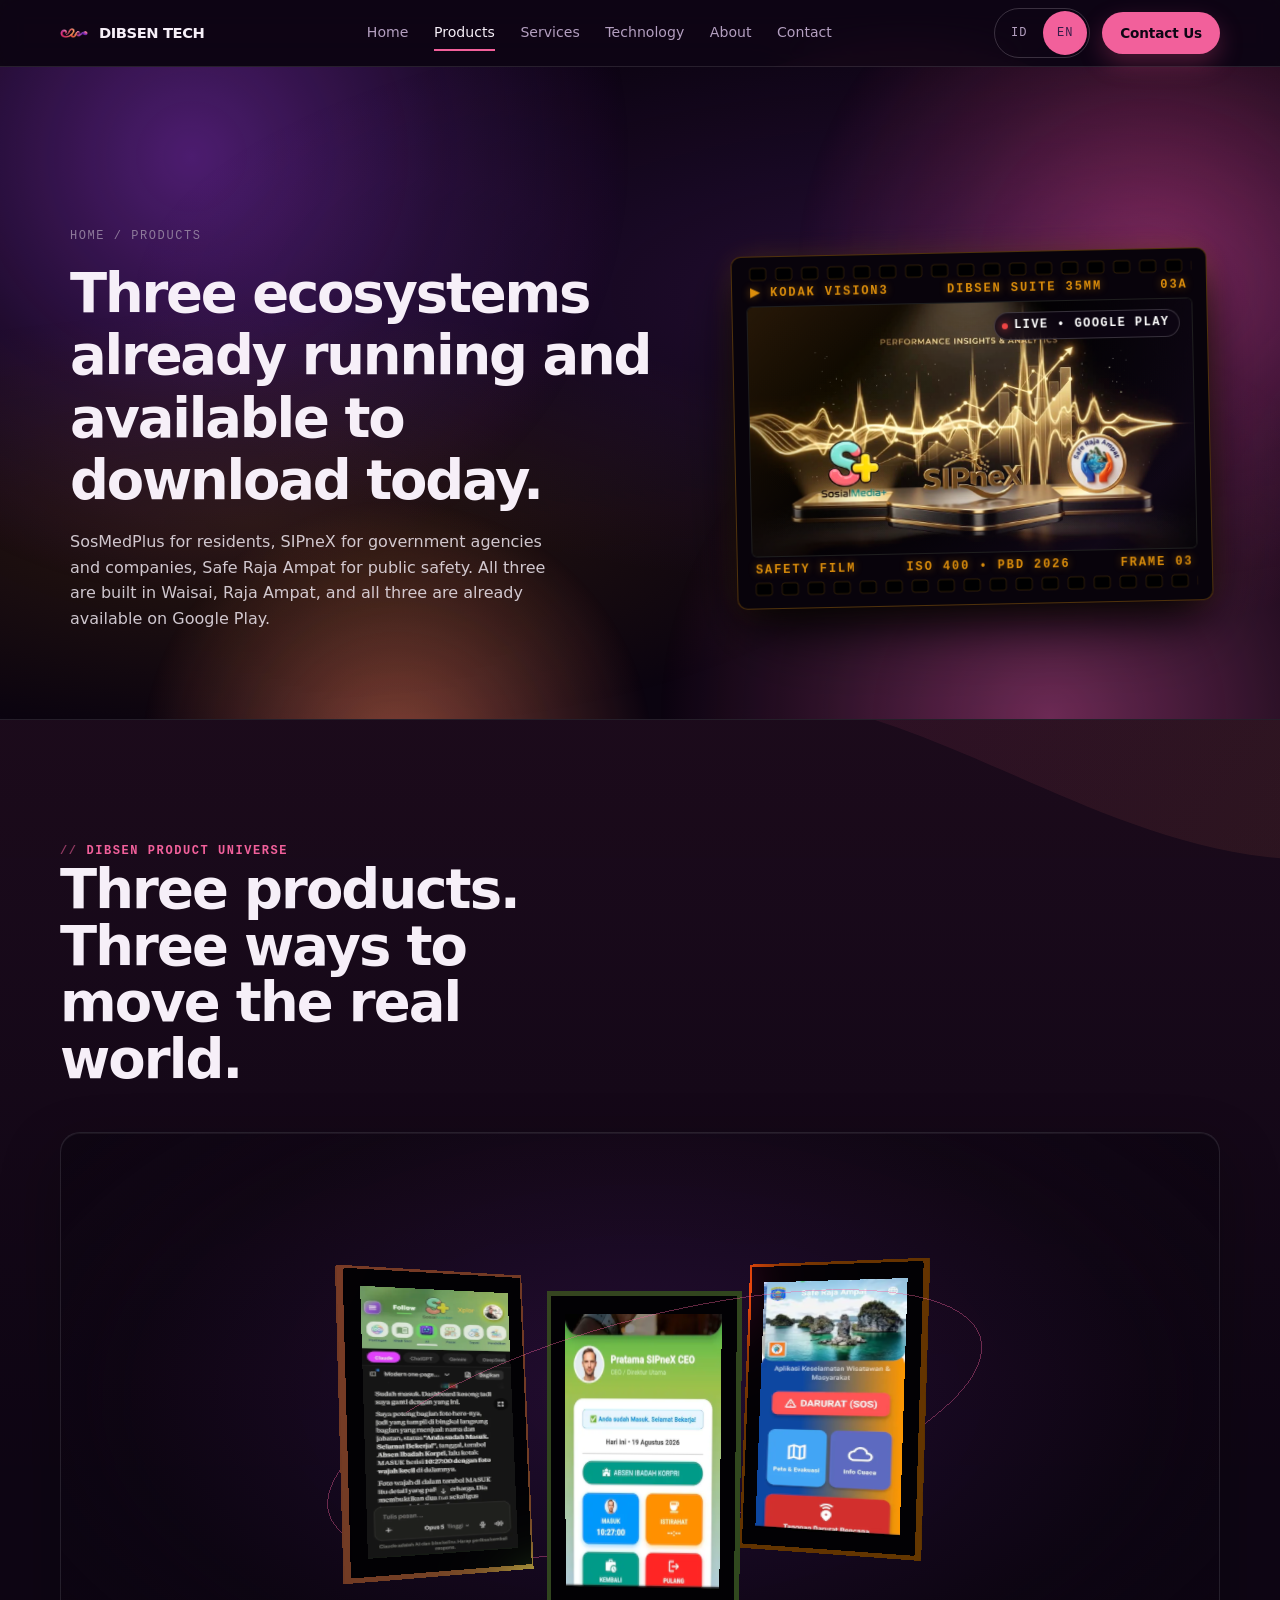
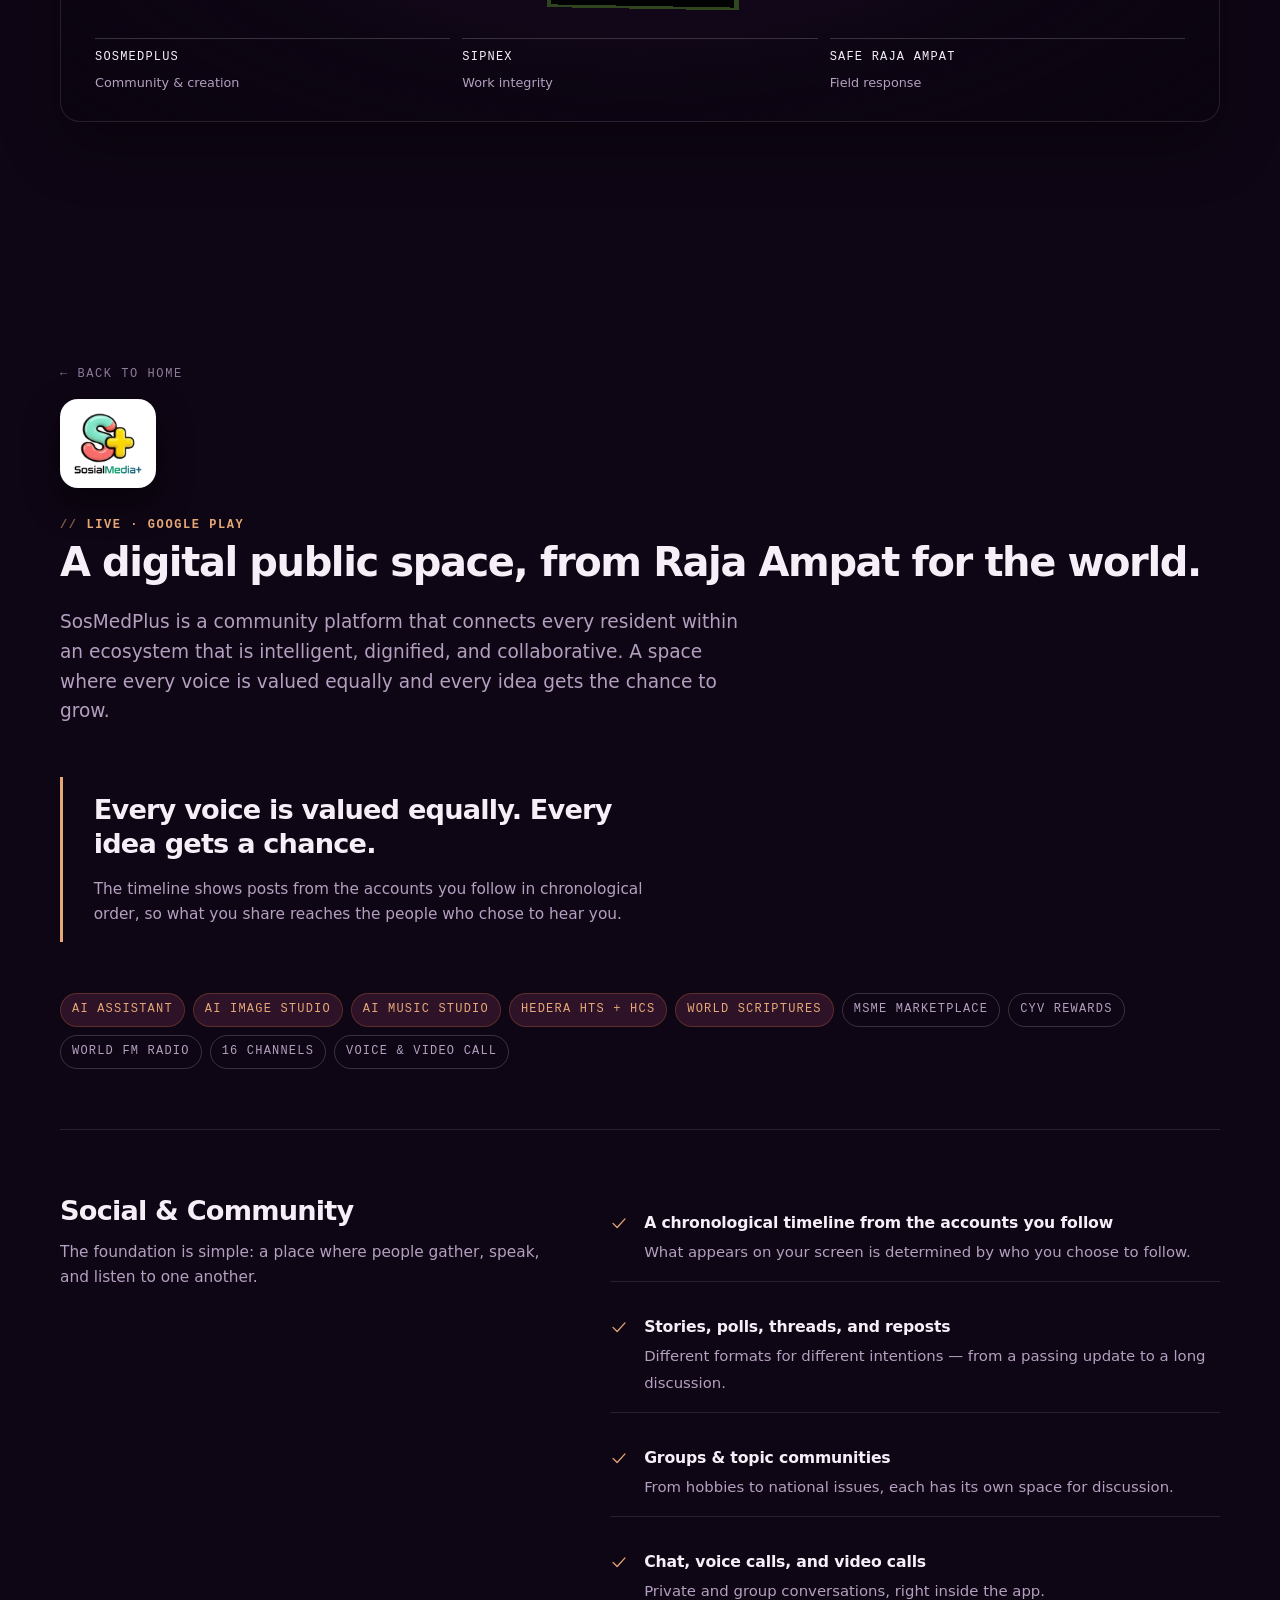
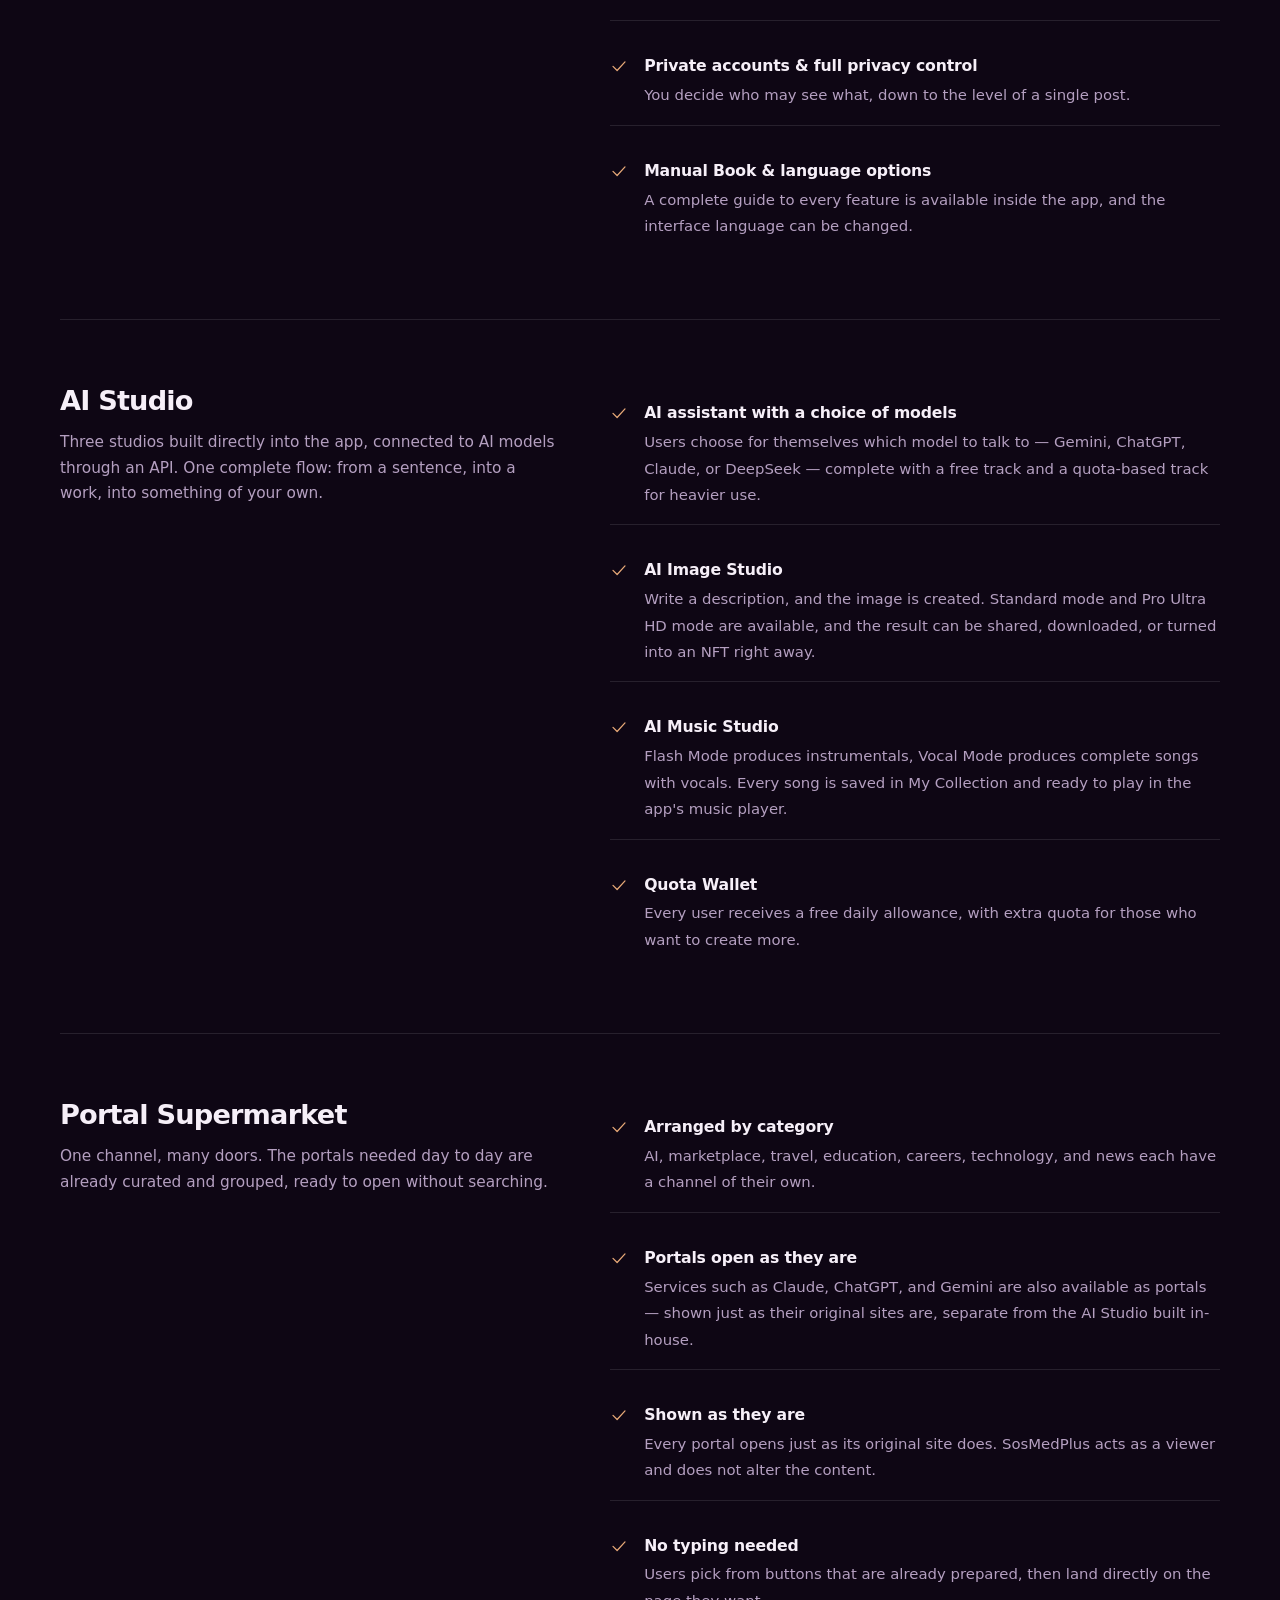
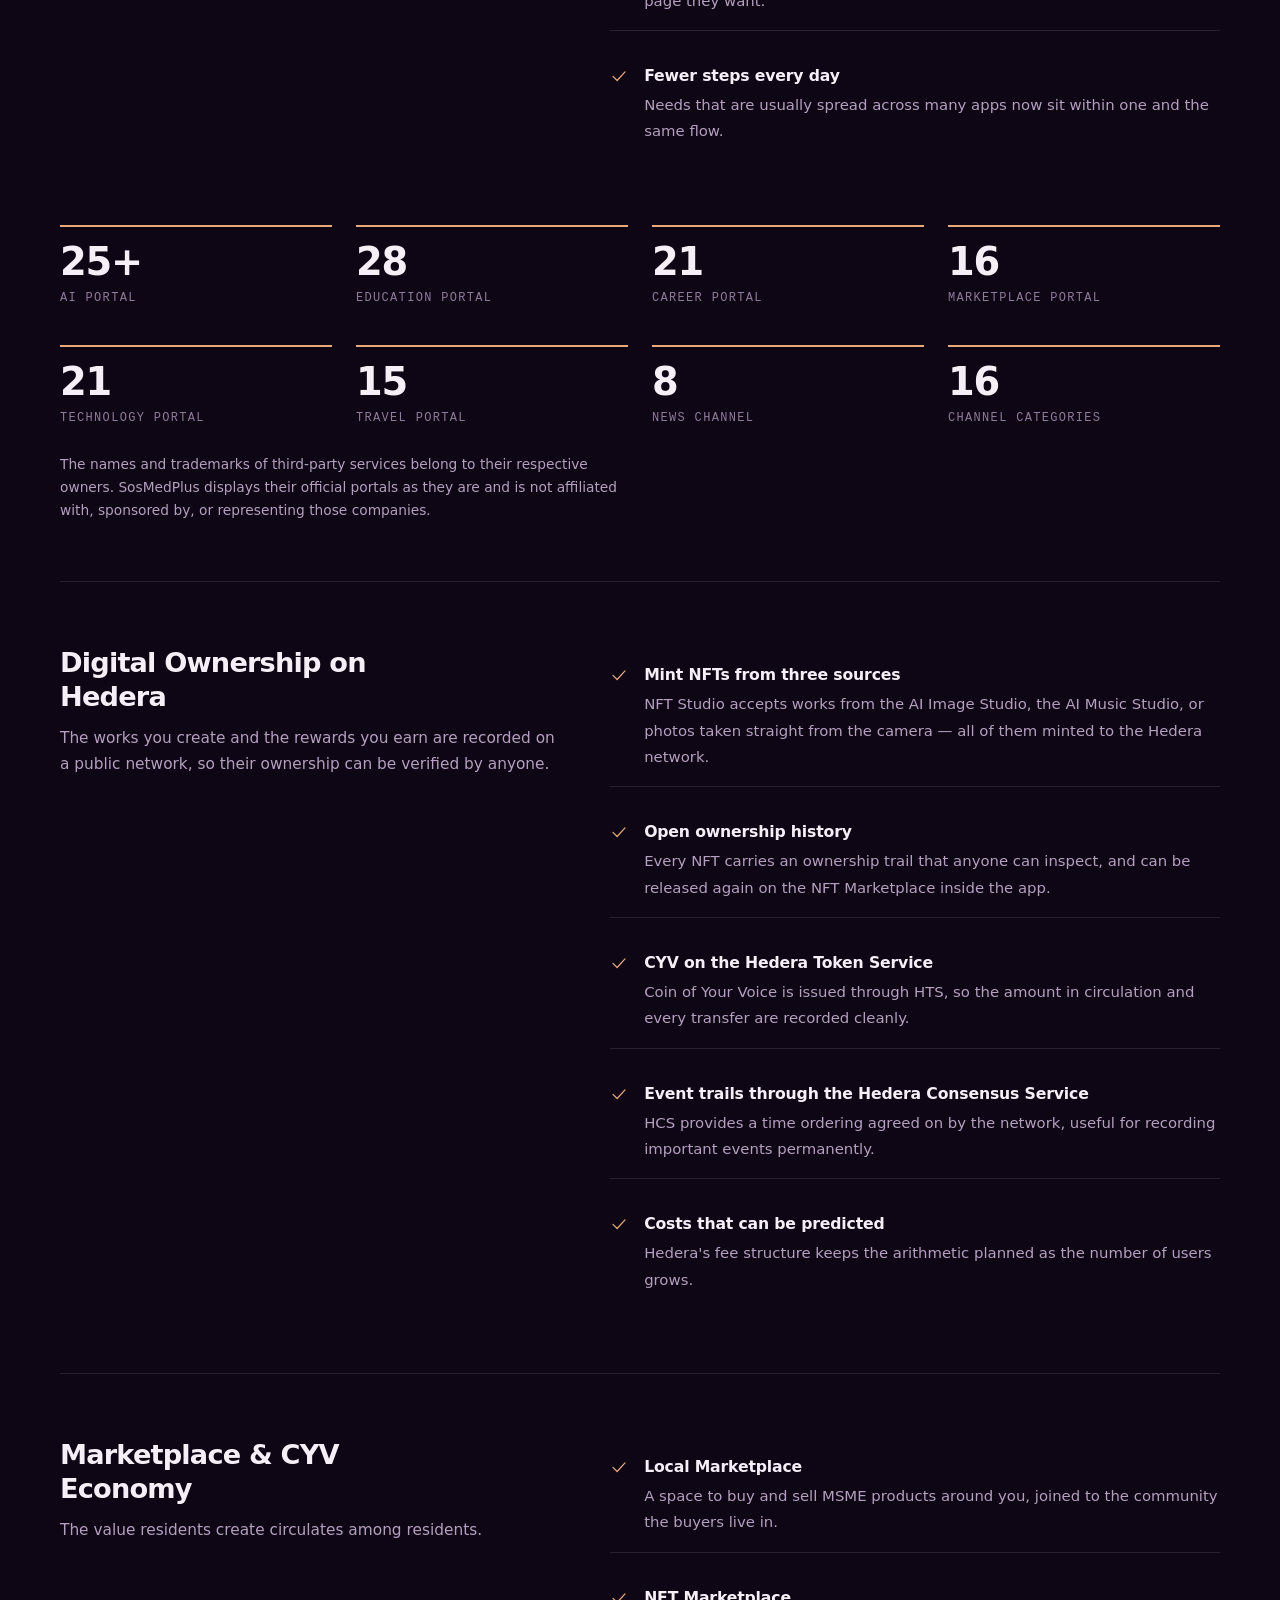
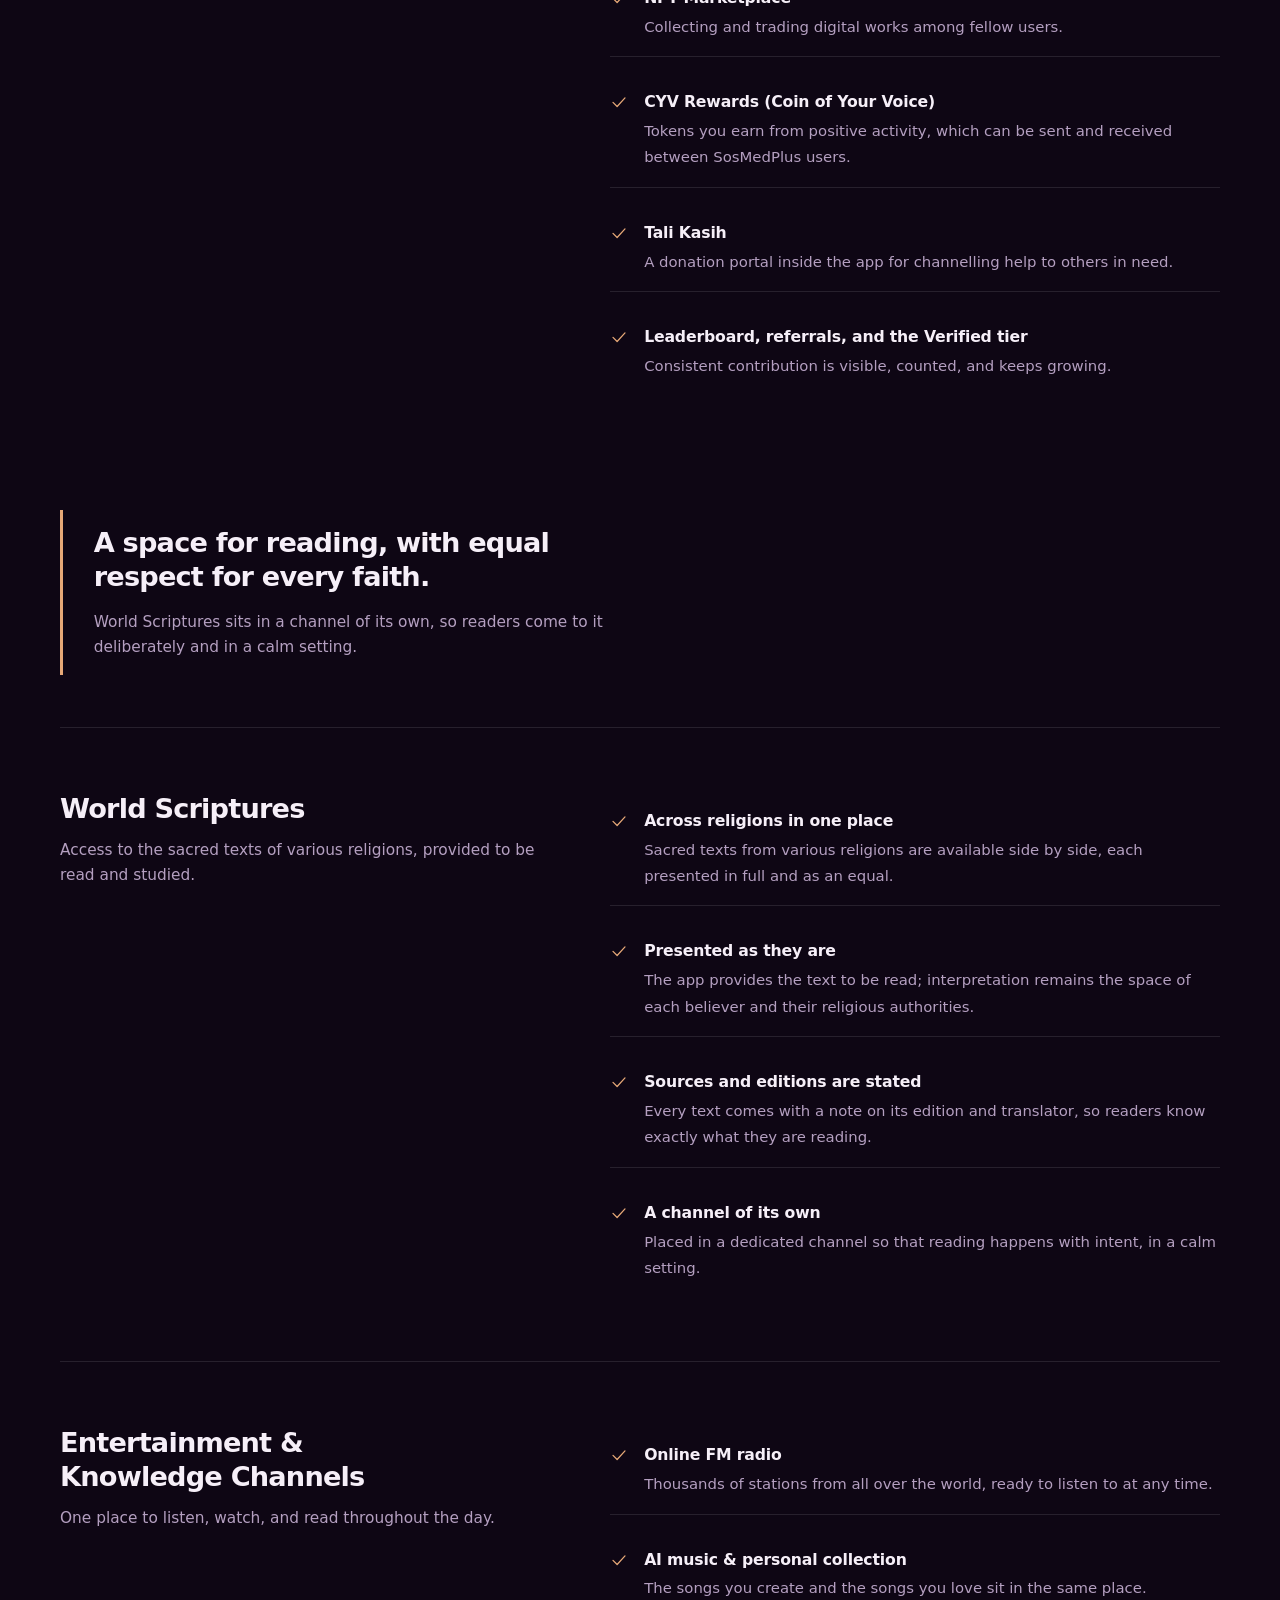
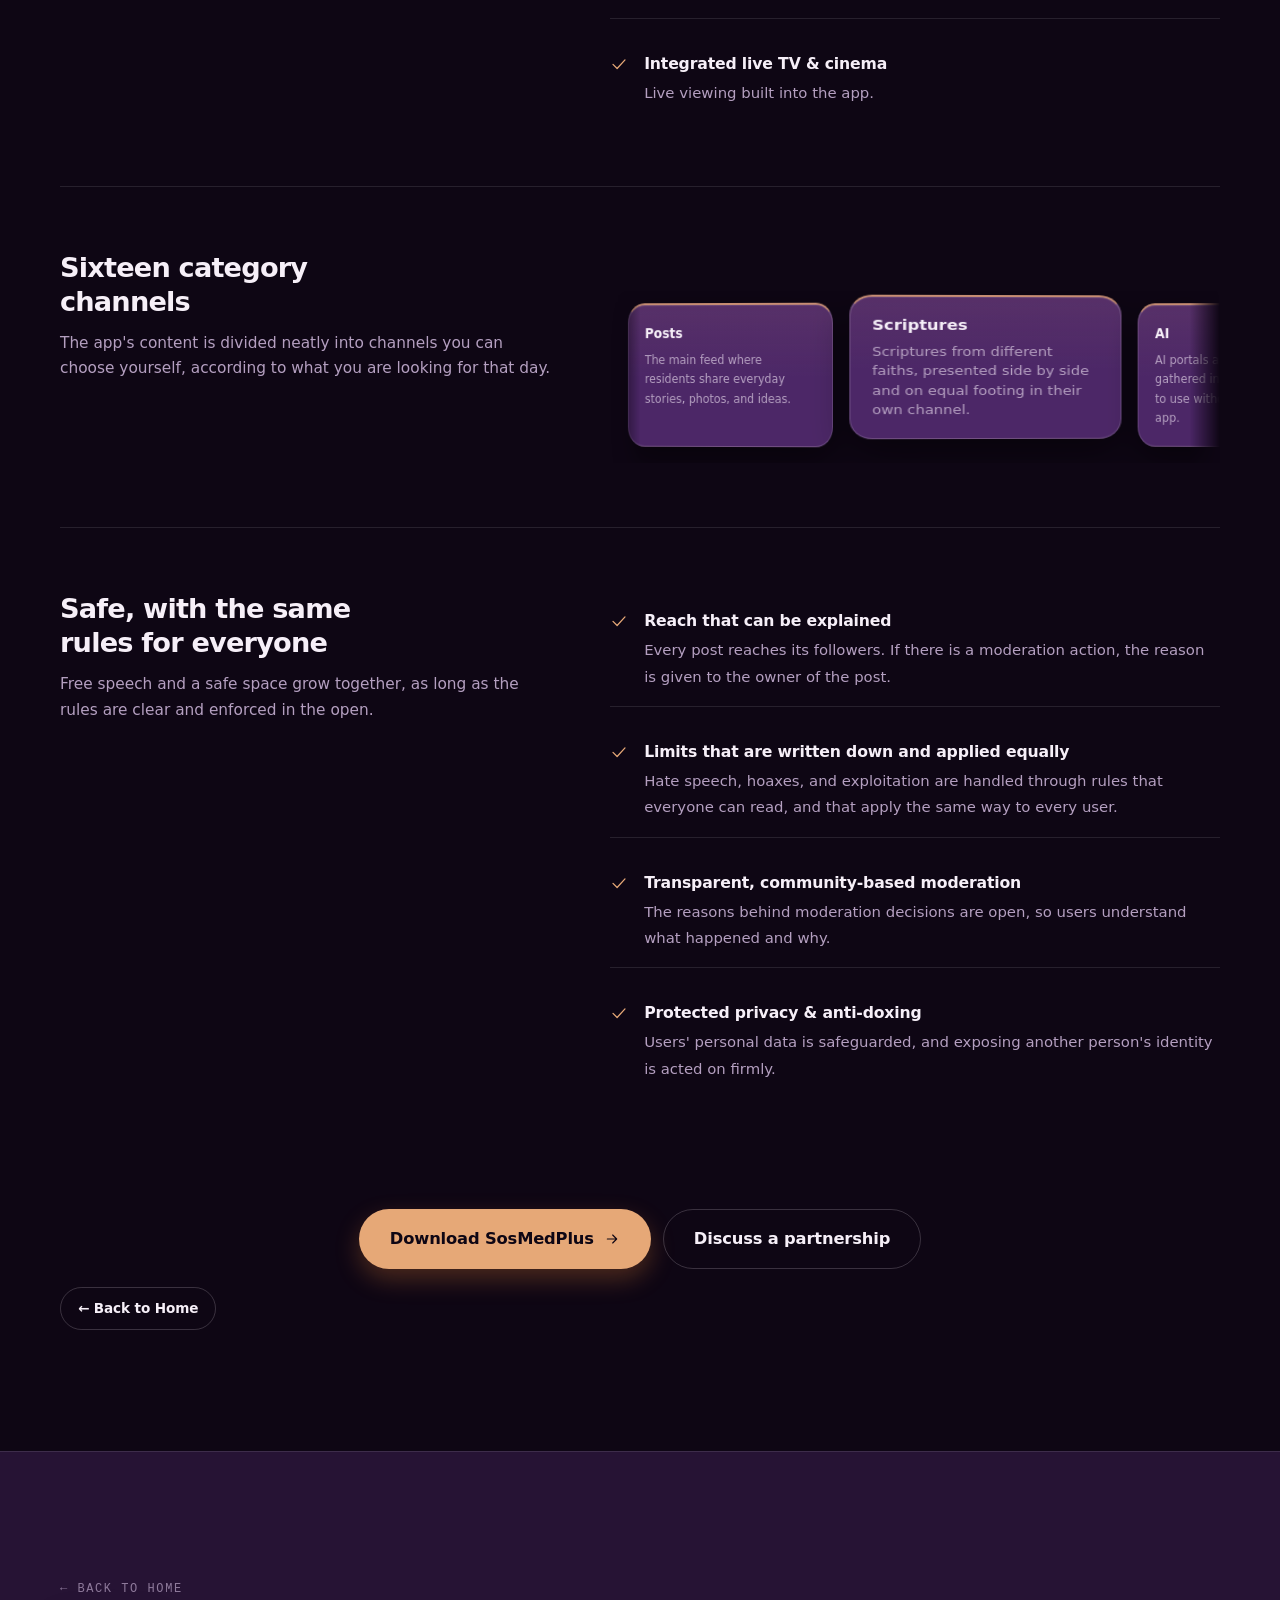
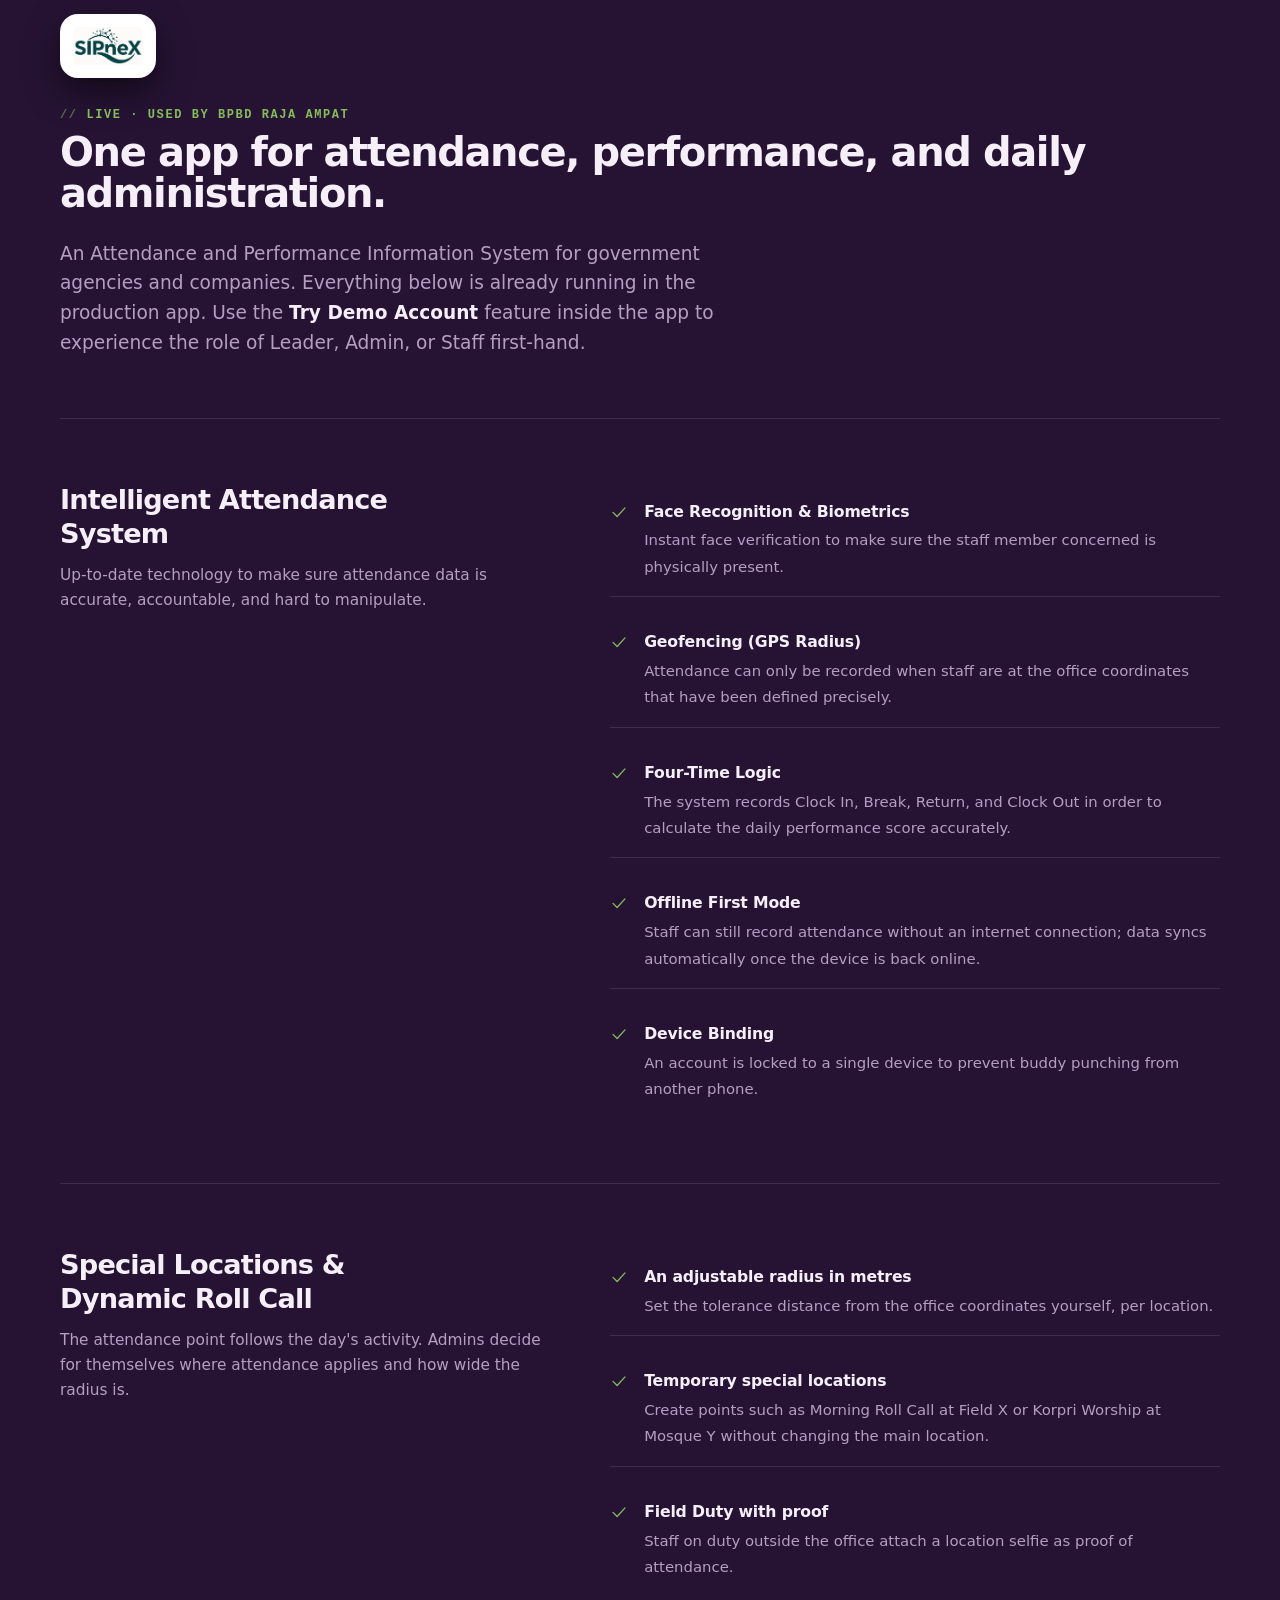
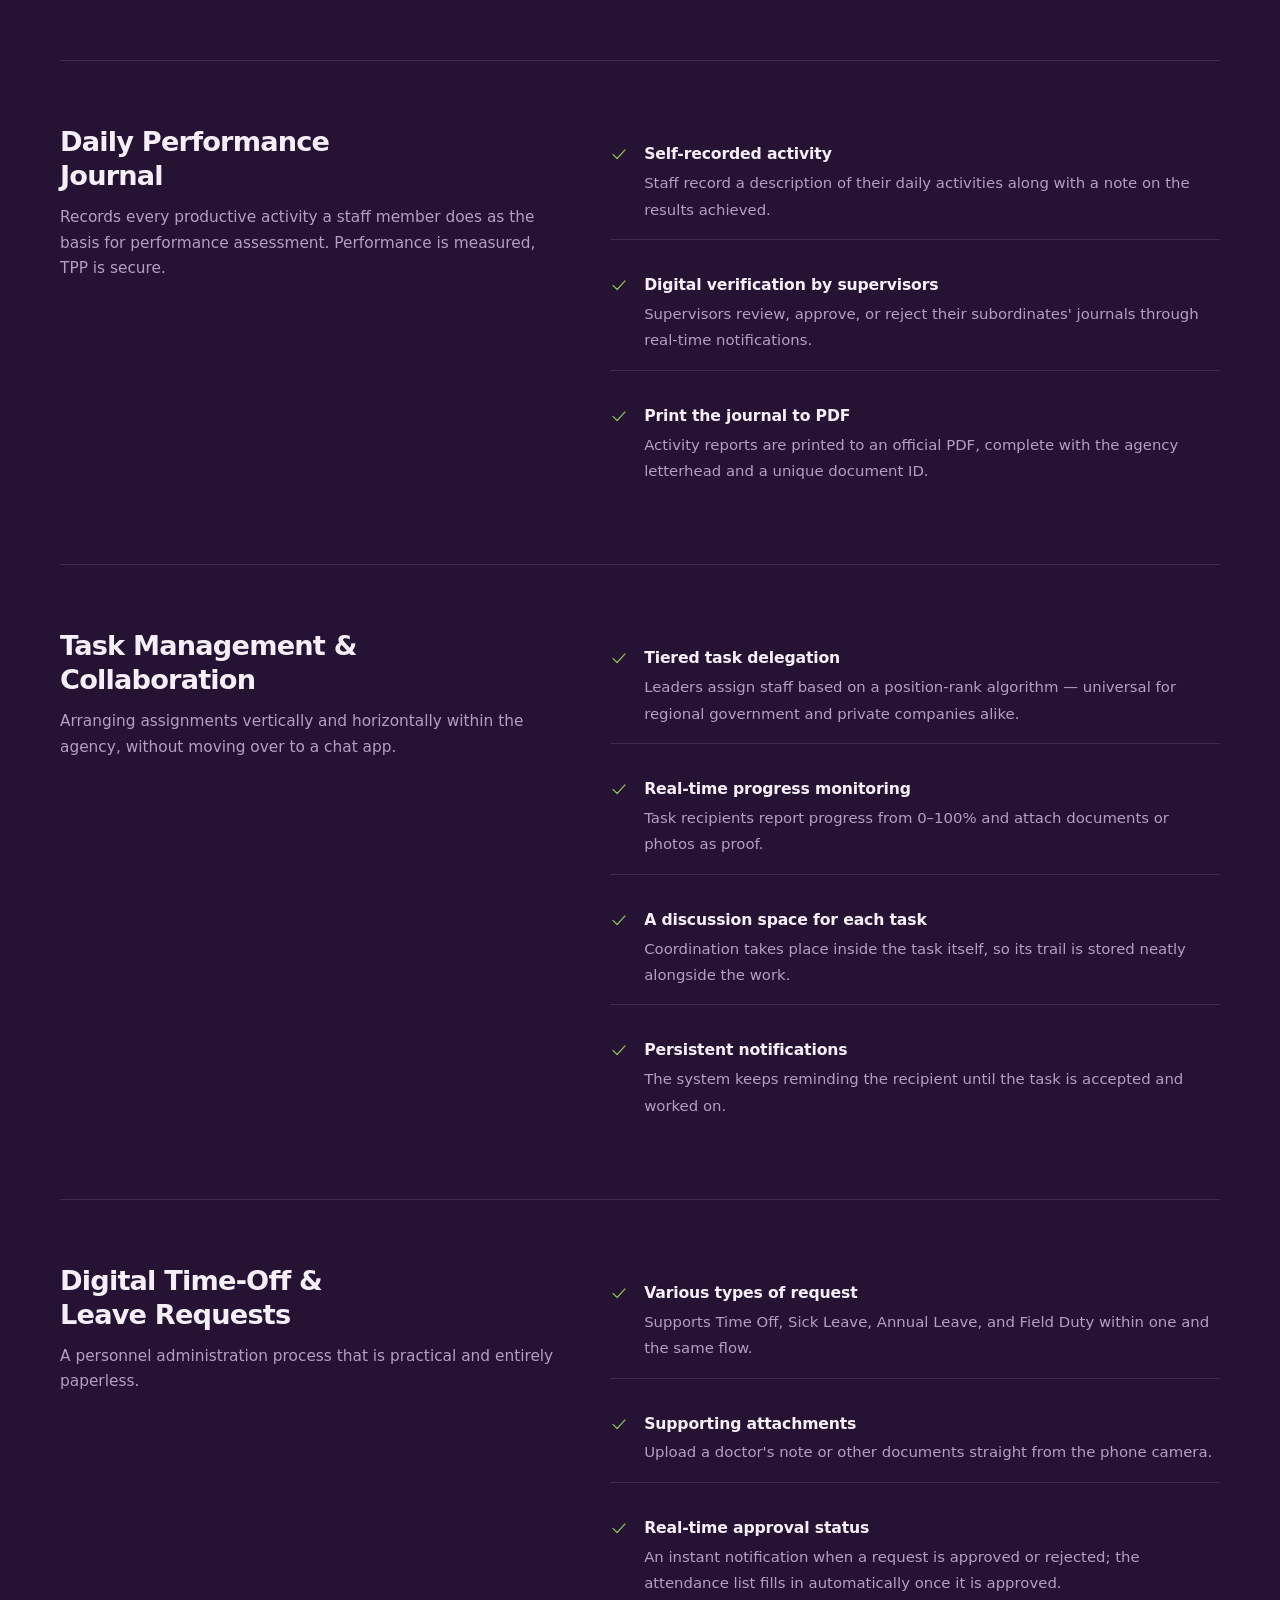
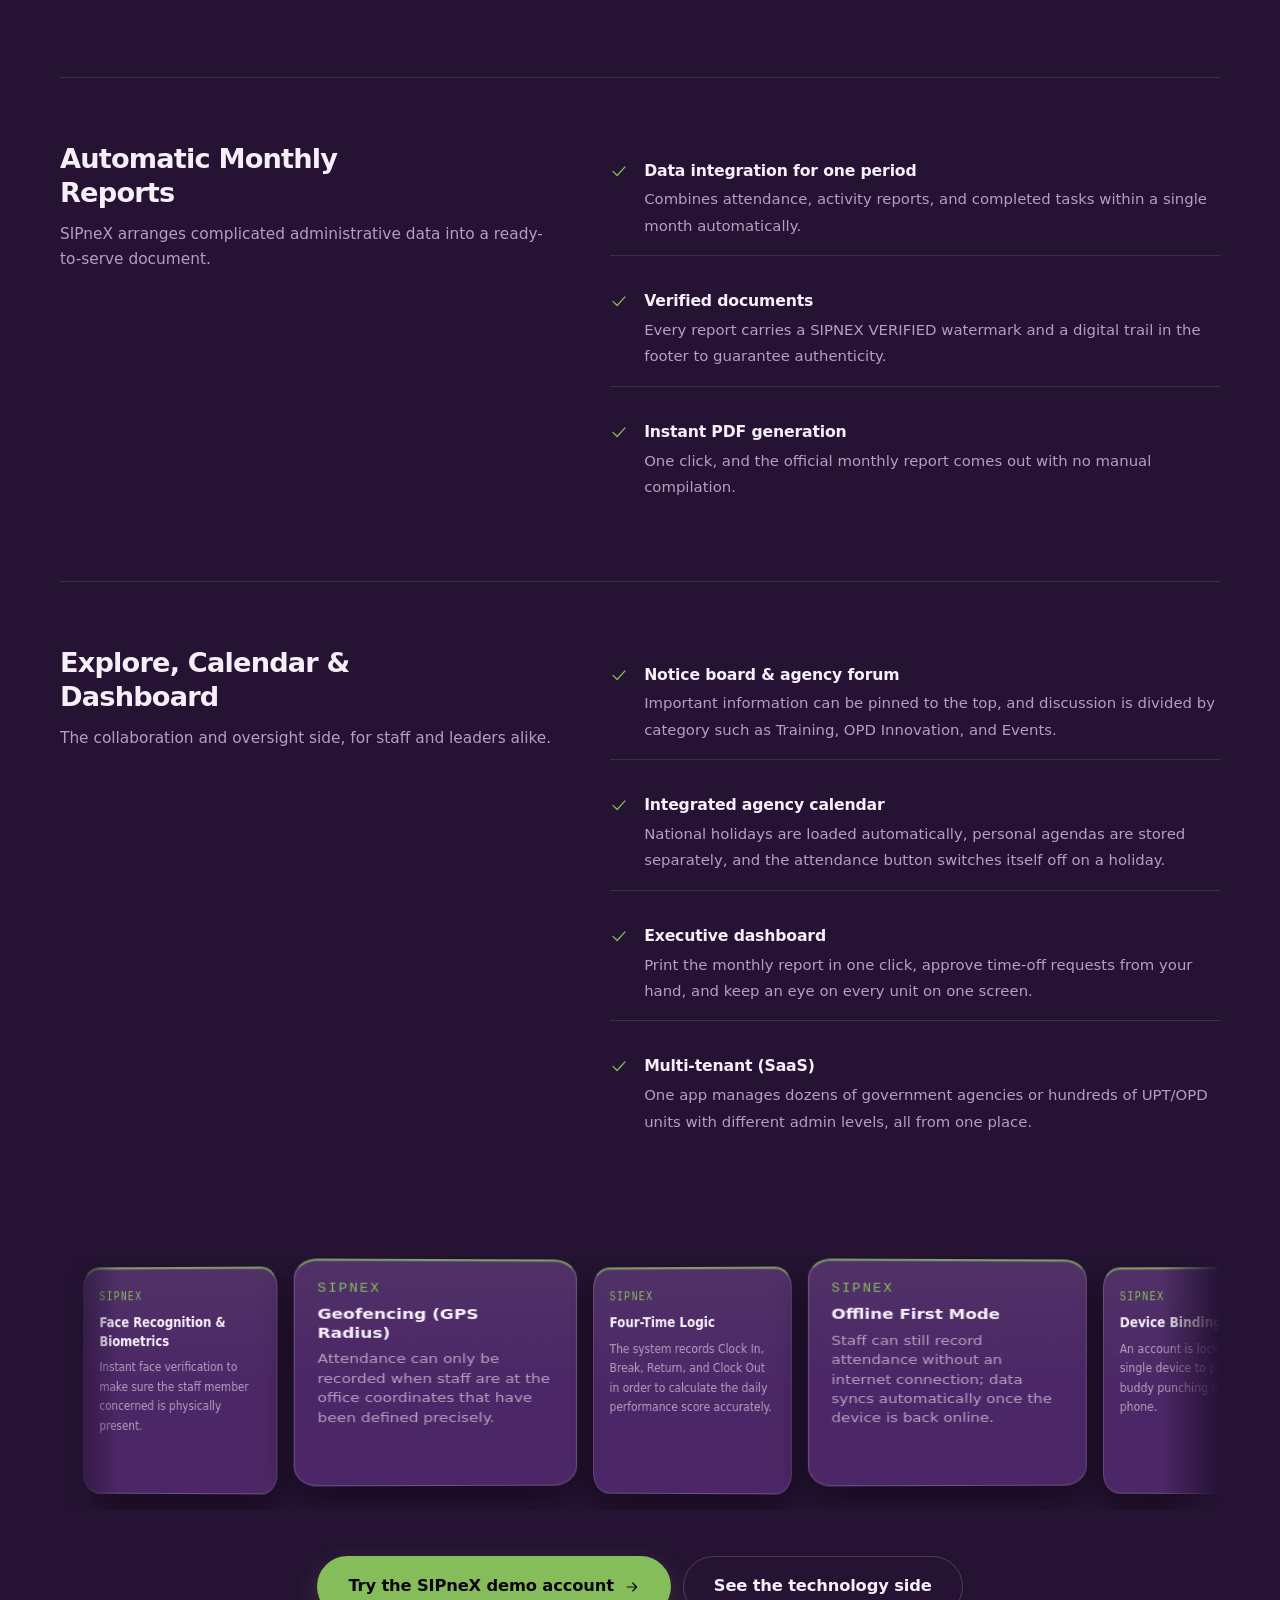
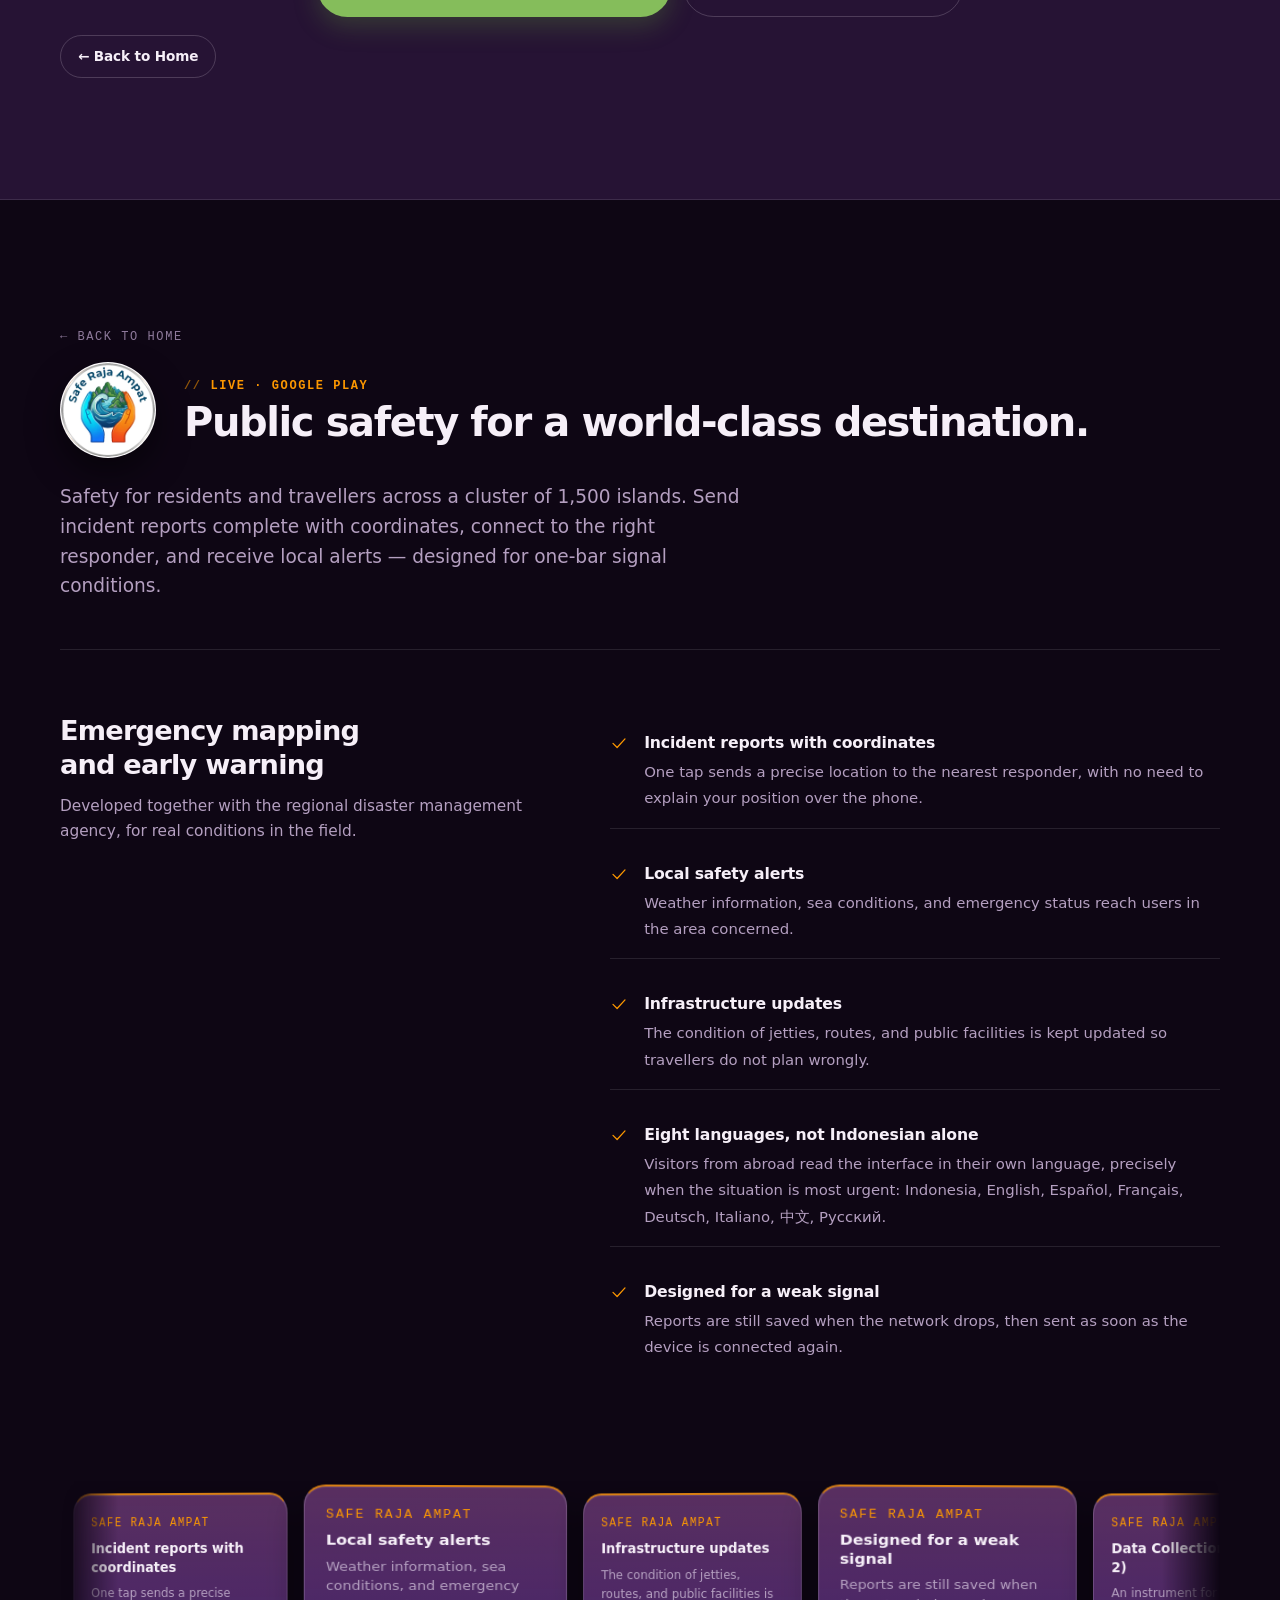
<file: products/index.html>
<!DOCTYPE html>
<html lang="id">
<head>
<meta charset="utf-8">
<meta name="viewport" content="width=device-width, initial-scale=1">
<script>(function(){var l;try{l=localStorage.getItem('dt-lang')}catch(e){}
if(l!=='id'&&l!=='en'){var a=(navigator.languages&&navigator.languages.length)?navigator.languages:[navigator.language||''];l='en';
for(var i=0;i<a.length;i++){if(/^id\b/i.test(a[i]||'')){l='id';break}}}
document.documentElement.setAttribute('data-lang',l);document.documentElement.setAttribute('lang',l);
if(l==='en'){document.documentElement.className+=' dt-pending';
setTimeout(function(){document.documentElement.classList.remove('dt-pending')},1500)}})();</script>
<style>html.dt-pending body{visibility:hidden}</style>

<title>DIBSEN TECH — Produk: SosMedPlus, SIPneX &amp; Safe Raja Ampat</title>
<meta name="description" content="SosMedPlus platform komunitas dengan AI Studio dan reward CYV, SIPneX presensi dan kinerja pegawai, Safe Raja Ampat keselamatan publik. Ketiganya di Google Play.">
<meta name="robots" content="index, follow, max-image-preview:large">
<meta name="theme-color" content="#0E0614">
<link rel="canonical" href="https://dibsen.io/products">
<link rel="icon" type="image/png" sizes="32x32" href="/favicon-32.png">
<link rel="icon" type="image/png" sizes="16x16" href="/favicon-16.png">
<link rel="apple-touch-icon" href="/apple-touch-icon.png">
<meta property="og:type" content="website">
<meta property="og:site_name" content="DIBSEN TECH">
<meta property="og:url" content="https://dibsen.io/products">
<meta property="og:title" content="DIBSEN TECH — Produk: SosMedPlus, SIPneX &amp; Safe Raja Ampat">
<meta property="og:description" content="SosMedPlus platform komunitas dengan AI Studio dan reward CYV, SIPneX presensi dan kinerja pegawai, Safe Raja Ampat keselamatan publik. Ketiganya di Google Play.">
<meta property="og:image" content="https://dibsen.io/assets/dibsen-cover.jpg">
<meta name="twitter:card" content="summary_large_image">
<link rel="stylesheet" href="/assets/fonts.css?v=spectrum28">
<link rel="stylesheet" href="/assets/style.css?v=spectrum30">
<script>document.documentElement.classList.add('js');</script>
<script type="application/ld+json">{"@context": "https://schema.org", "@type": "WebSite", "name": "DIBSEN TECH", "alternateName": ["DIBSEN", "Dibsen Tech", "Digital Innovation Base and Software Engineering Network"], "url": "https://dibsen.io/", "publisher": {"@id": "https://dibsen.io/#organization"}}</script>
<script type="application/ld+json">{"@context": "https://schema.org", "@type": "Organization", "@id": "https://dibsen.io/#organization", "name": "DIBSEN TECH", "legalName": "Digital Innovation Base and Software Engineering Network", "alternateName": "DIBSEN", "url": "https://dibsen.io/", "logo": {"@type": "ImageObject", "url": "https://dibsen.io/assets/logo-dibsen.png", "width": 512, "height": 512}, "image": "https://dibsen.io/assets/dibsen-cover.jpg", "description": "Studio rekayasa perangkat lunak lintas platform dari Raja Ampat. Membangun ekosistem aplikasi web dan mobile yang aman dan terukur untuk instansi pemerintah, usaha, dan perorangan.", "foundingDate": "2025", "address": {"@type": "PostalAddress", "addressLocality": "Waisai, Raja Ampat", "addressRegion": "Papua Barat Daya", "addressCountry": "ID"}, "contactPoint": [{"@type": "ContactPoint", "telephone": "+62-821-1251-5277", "email": "info@support.dibsen.io", "contactType": "sales", "areaServed": "ID", "availableLanguage": ["id", "en"]}], "sameAs": ["https://play.google.com/store/apps/details?id=xyz.sipnex.app", "https://play.google.com/store/apps/details?id=com.dibsen.warganet_life", "https://play.google.com/store/apps/details?id=com.bpbd.saferajaampat"]}</script>
</head>
<body>
<a class="skip-link" href="#main">Lewati ke konten utama</a>
<header class="nav">
  <div class="container nav__inner">
    <a class="wordmark" href="/" aria-label="DIBSEN TECH, ke beranda">
      <span class="wordmark__tile" aria-hidden="true"><img src="/assets/dibsen-icon.png" alt=""></span>
      <span class="wordmark__text">DIBSEN TECH</span>
    </a>
    <input class="nav__cb" type="checkbox" id="navToggle" aria-label="Buka menu navigasi">
    <nav class="nav__links" aria-label="Navigasi utama">
      <a href="/">Beranda</a>
      <a href="/products" aria-current="page">Produk</a>
      <a href="/services">Layanan</a>
      <a href="/technologies">Teknologi</a>
      <a href="/about-us">Tentang</a>
      <a href="/contact">Kontak</a>
    </nav>
    <div class="nav__right">
      <div class="langsw" role="group" aria-label="Language / Bahasa" translate="no" data-no-i18n><button type="button" data-set-lang="id" aria-label="ID — Bahasa Indonesia">ID</button><button type="button" data-set-lang="en" aria-label="EN — English">EN</button></div>
      <label class="burger" for="navToggle">
        <svg class="ic-open" viewBox="0 0 24 24" fill="none" stroke="currentColor" stroke-width="1.8" stroke-linecap="round" aria-hidden="true"><path d="M4 7h16M4 12h16M4 17h16"/></svg>
        <svg class="ic-close" viewBox="0 0 24 24" fill="none" stroke="currentColor" stroke-width="1.8" stroke-linecap="round" aria-hidden="true"><path d="M6 6l12 12M18 6L6 18"/></svg>
      </label>
      <a class="btn btn--amber btn--sm" href="/contact">Hubungi Kami</a>
    </div>
  </div>
</header>
<main id="main">
<section class="pagehead pagehead--filmroll">
  <div class="mesh" aria-hidden="true">
    <span class="blob blob--amber"></span><span class="blob blob--rust"></span>
    <span class="blob blob--cobalt"></span><span class="blob blob--warm"></span>
  </div>
  <div class="veil" aria-hidden="true"></div>
  <div class="container pagehead__filmgrid">
    <div class="pagehead__filmintro">
      <div class="crumb" data-reveal><a href="/">Beranda</a> / Produk</div>
      <h1 data-reveal style="--d:1">Tiga ekosistem yang sudah berjalan dan bisa diunduh hari ini.</h1>
      <p class="lead" data-reveal style="--d:2">SosMedPlus untuk warga, SIPneX untuk instansi dan perusahaan, Safe Raja Ampat untuk keselamatan publik. Ketiganya dibangun dari Waisai, Raja Ampat, dan ketiganya sudah bisa diunduh di Google Play.</p>
    </div>

    <div class="pagehead__filmpresenter" data-reveal style="--d:2">
      <!-- 35mm Vintage Film Strip Card (Konsep B) -->
      <div class="filmroll-card filmroll-card--products">
        <!-- Top Sprocket Rail -->
        <div class="filmroll-rail filmroll-rail--top" aria-hidden="true">
          <div class="filmroll-sprockets"></div>
          <div class="filmroll-edge-text">
            <span>▶ KODAK VISION3</span>
            <span>DIBSEN SUITE 35MM</span>
            <span>03A</span>
          </div>
        </div>

        <!-- Video Aperture Window -->
        <div class="filmroll-aperture">
          <video class="filmroll-video" autoplay muted loop playsinline preload="metadata" poster="/assets/sec/products-hero-poster.jpg?v=5" aria-hidden="true">
            <source src="/assets/sec/products-hero.mp4?v=5" type="video/mp4">
          </video>
          <div class="filmroll-vignette" aria-hidden="true"></div>
          <div class="filmroll-glare" aria-hidden="true"></div>
          <div class="filmroll-badge" aria-hidden="true">
            <span class="filmroll-badge__dot"></span>
            <span class="filmroll-badge__label">LIVE • GOOGLE PLAY</span>
          </div>
        </div>

        <!-- Bottom Sprocket Rail -->
        <div class="filmroll-rail filmroll-rail--bottom" aria-hidden="true">
          <div class="filmroll-edge-text">
            <span>SAFETY FILM</span>
            <span>ISO 400 • PBD 2026</span>
            <span>FRAME 03</span>
          </div>
          <div class="filmroll-sprockets"></div>
        </div>
      </div>
    </div>
  </div>
</section>

<section class="product-orbit-section" aria-labelledby="product-orbit-title">
  <div class="container">
    <div class="product-orbit-head" data-reveal>
      <span class="marker">DIBSEN PRODUCT UNIVERSE</span>
      <h2 id="product-orbit-title">Tiga produk. Tiga cara menggerakkan dunia nyata.</h2>
    </div>
    <div class="product-orbit" data-reveal style="--d:1">
      <canvas id="product-orbit-canvas" aria-hidden="true"></canvas>
      <!-- Tampilan 3 Kartu Produk (HTML/CSS 3D Fallback & Accessibility)
           Menjamin gambar ketiga produk dan tautannya selalu tampil sempurna,
           bahkan saat WebGL dinonaktifkan, di Simple Browser, atau reduced-motion. -->
      <div class="product-orbit__showcase" aria-label="Pratinjau tiga produk">
        <div class="product-orbit__ring" aria-hidden="true"></div>

        <a href="#sosialmedia" class="product-orbit__card product-orbit__card--sosmed" data-orbit="0" aria-label="SosMedPlus — Komunitas dan karya">
          <div class="product-orbit__card-frame">
            <div class="product-orbit__card-screen">
              <img src="/assets/shots/sm-ai.webp" alt="Tampilan antarmuka SosMedPlus" width="230" height="408" loading="eager" decoding="async">
            </div>
          </div>
        </a>

        <a href="#sipnex" class="product-orbit__card product-orbit__card--sipnex" data-orbit="1" aria-label="SIPneX — Integritas kerja">
          <div class="product-orbit__card-frame">
            <div class="product-orbit__card-screen">
              <img src="/assets/shots/sx-dash.webp" alt="Tampilan antarmuka SIPneX" width="230" height="408" loading="eager" decoding="async">
            </div>
          </div>
        </a>

        <a href="#safe" class="product-orbit__card product-orbit__card--safe" data-orbit="2" aria-label="Safe Raja Ampat — Respons lapangan">
          <div class="product-orbit__card-frame">
            <div class="product-orbit__card-screen">
              <img src="/assets/shots/sf-home.webp" alt="Tampilan antarmuka Safe Raja Ampat" width="230" height="408" loading="eager" decoding="async">
            </div>
          </div>
        </a>
      </div>
      <!-- Label = tautan sungguhan ke bagian produknya (2026-09-05).
           Sebelumnya <span> mati, jadi pengunjung harus scroll melewati
           seluruh halaman untuk menemukan penjelasan produk yang dia lihat
           di sini. Ini juga jangkar aksesibilitas untuk klik kartu 3D di
           kanvas: kanvas tidak bisa difokus keyboard, tautan ini bisa. -->
      <nav class="product-orbit__labels" aria-label="Lompat ke produk">
        <a href="#sosialmedia" data-orbit="0">SosMedPlus<small>Komunitas &amp; karya</small></a>
        <a href="#sipnex" data-orbit="1">SIPneX<small>Integritas kerja</small></a>
        <a href="#safe" data-orbit="2">Safe Raja Ampat<small>Respons lapangan</small></a>
      </nav>
    </div>
  </div>
</section>

<!-- ============ SOSMEDPLUS ============ -->
<section class="section" id="sosialmedia">
  <div class="container">
    <div class="prodhead-back" data-reveal><a class="crumb-back" href="/?shape=sosmed">&larr; Kembali ke Beranda</a></div>
    <div class="prodhead" data-reveal>
      <img class="prodhead__mark" src="/assets/sosialmedia-plus.webp" alt="Logo SosMedPlus" width="400" height="356" loading="lazy" decoding="async">
      <div class="prodhead__txt">
        <span class="marker">Produksi · Google Play</span>
        <h2>Ruang publik digital, dari Raja Ampat untuk dunia.</h2>
      </div>
    </div>

    <p class="lead" data-reveal style="--d:1">SosMedPlus adalah platform komunitas yang menghubungkan setiap warga dalam ekosistem yang cerdas, bermartabat, dan kolaboratif. Sebuah ruang tempat setiap suara dihargai setara dan setiap gagasan mendapat kesempatan untuk tumbuh.</p>

    <div class="statement" data-reveal style="--d:2">
      <b>Setiap suara dihargai setara. Setiap gagasan mendapat kesempatan.</b>
      <span>Linimasa menampilkan unggahan dari akun yang kamu ikuti secara berurutan, sehingga apa yang kamu bagikan sampai kepada orang yang memang memilih untuk mendengarmu.</span>
    </div>

    <div class="badgerow" data-reveal style="--d:3">
      <span class="hot">Asisten AI</span><span class="hot">Studio Gambar AI</span><span class="hot">Studio Musik AI</span>
      <span class="hot">Hedera HTS + HCS</span><span class="hot">Kitab Suci Dunia</span>
      <span>Pasar UMKM</span><span>Reward CYV</span><span>Radio FM Dunia</span>
      <span>16 Kanal</span><span>Voice &amp; Video Call</span>
    </div>

    <div style="height:clamp(36px,5vw,60px)"></div>

    
      <div class="feature" data-reveal style="--d:1">
        <div class="feature__side">
          <h3>Sosial &amp; Komunitas</h3>
          <p>Fondasinya sederhana: tempat orang berkumpul, berbicara, dan saling mendengar.</p>
        </div>
        <ul class="speclist"><li><svg viewBox="0 0 24 24" fill="none" stroke="currentColor" stroke-width="1.7" stroke-linecap="round" stroke-linejoin="round" aria-hidden="true"><path d="M4 12.5 9.5 18 20 6.5"/></svg><div><b>Linimasa berurutan dari akun yang kamu ikuti</b><span>Apa yang muncul di layarmu ditentukan oleh siapa yang kamu pilih untuk diikuti.</span></div></li><li><svg viewBox="0 0 24 24" fill="none" stroke="currentColor" stroke-width="1.7" stroke-linecap="round" stroke-linejoin="round" aria-hidden="true"><path d="M4 12.5 9.5 18 20 6.5"/></svg><div><b>Story, polling, thread, dan repost</b><span>Format yang berbeda untuk maksud yang berbeda — dari kabar sekilas sampai diskusi panjang.</span></div></li><li><svg viewBox="0 0 24 24" fill="none" stroke="currentColor" stroke-width="1.7" stroke-linecap="round" stroke-linejoin="round" aria-hidden="true"><path d="M4 12.5 9.5 18 20 6.5"/></svg><div><b>Grup &amp; komunitas topik</b><span>Dari hobi sampai isu nasional, masing-masing punya ruang diskusinya sendiri.</span></div></li><li><svg viewBox="0 0 24 24" fill="none" stroke="currentColor" stroke-width="1.7" stroke-linecap="round" stroke-linejoin="round" aria-hidden="true"><path d="M4 12.5 9.5 18 20 6.5"/></svg><div><b>Chat, voice call, dan video call</b><span>Percakapan pribadi maupun grup, langsung di dalam aplikasi.</span></div></li><li><svg viewBox="0 0 24 24" fill="none" stroke="currentColor" stroke-width="1.7" stroke-linecap="round" stroke-linejoin="round" aria-hidden="true"><path d="M4 12.5 9.5 18 20 6.5"/></svg><div><b>Akun privat &amp; kontrol privasi penuh</b><span>Kamu yang menentukan siapa boleh melihat apa, sampai ke tingkat unggahan.</span></div></li><li><svg viewBox="0 0 24 24" fill="none" stroke="currentColor" stroke-width="1.7" stroke-linecap="round" stroke-linejoin="round" aria-hidden="true"><path d="M4 12.5 9.5 18 20 6.5"/></svg><div><b>Manual Book &amp; pilihan bahasa</b><span>Panduan lengkap seluruh fitur tersedia di dalam aplikasi, dan antarmuka dapat diganti bahasanya.</span></div></li></ul>
      </div>

    
      <div class="feature" data-reveal style="--d:2">
        <div class="feature__side">
          <h3>AI Studio</h3>
          <p>Tiga studio yang dibangun langsung di dalam aplikasi, terhubung ke model AI melalui API. Satu alur utuh: dari kalimat, menjadi karya, menjadi milikmu.</p>
        </div>
        <ul class="speclist"><li><svg viewBox="0 0 24 24" fill="none" stroke="currentColor" stroke-width="1.7" stroke-linecap="round" stroke-linejoin="round" aria-hidden="true"><path d="M4 12.5 9.5 18 20 6.5"/></svg><div><b>Asisten AI dengan pilihan model</b><span>Pengguna memilih sendiri model yang ingin diajak bicara — Gemini, ChatGPT, Claude, atau DeepSeek — lengkap dengan jalur gratis dan jalur berkuota untuk pemakaian lebih berat.</span></div></li><li><svg viewBox="0 0 24 24" fill="none" stroke="currentColor" stroke-width="1.7" stroke-linecap="round" stroke-linejoin="round" aria-hidden="true"><path d="M4 12.5 9.5 18 20 6.5"/></svg><div><b>Studio Gambar AI</b><span>Tulis deskripsi, gambar tercipta. Tersedia mode Standar dan mode Pro Ultra HD, dan hasilnya bisa langsung dibagikan, diunduh, atau dijadikan NFT.</span></div></li><li><svg viewBox="0 0 24 24" fill="none" stroke="currentColor" stroke-width="1.7" stroke-linecap="round" stroke-linejoin="round" aria-hidden="true"><path d="M4 12.5 9.5 18 20 6.5"/></svg><div><b>Studio Musik AI</b><span>Mode Kilat menghasilkan instrumen, Mode Vokal menghasilkan lagu utuh bervokal. Setiap lagu tersimpan di Koleksi Saya dan siap diputar di pemutar musik aplikasi.</span></div></li><li><svg viewBox="0 0 24 24" fill="none" stroke="currentColor" stroke-width="1.7" stroke-linecap="round" stroke-linejoin="round" aria-hidden="true"><path d="M4 12.5 9.5 18 20 6.5"/></svg><div><b>Dompet Kuota</b><span>Setiap pengguna mendapat jatah gratis harian, dengan kuota tambahan bagi yang ingin berkarya lebih banyak.</span></div></li></ul>
      </div>

    
      <div class="feature" data-reveal style="--d:1">
        <div class="feature__side">
          <h3>Supermarket Portal</h3>
          <p>Satu kanal, banyak pintu. Portal yang dibutuhkan sehari-hari sudah dikurasi dan dikelompokkan, siap dibuka tanpa perlu mencari.</p>
        </div>
        <ul class="speclist"><li><svg viewBox="0 0 24 24" fill="none" stroke="currentColor" stroke-width="1.7" stroke-linecap="round" stroke-linejoin="round" aria-hidden="true"><path d="M4 12.5 9.5 18 20 6.5"/></svg><div><b>Tersusun per kategori</b><span>AI, pasar, travel, pendidikan, karier, teknologi, dan berita masing-masing punya kanalnya sendiri.</span></div></li><li><svg viewBox="0 0 24 24" fill="none" stroke="currentColor" stroke-width="1.7" stroke-linecap="round" stroke-linejoin="round" aria-hidden="true"><path d="M4 12.5 9.5 18 20 6.5"/></svg><div><b>Portal dibuka apa adanya</b><span>Layanan seperti Claude, ChatGPT, dan Gemini juga tersedia sebagai portal — tampil sebagaimana situs aslinya, terpisah dari AI Studio yang dibangun sendiri.</span></div></li><li><svg viewBox="0 0 24 24" fill="none" stroke="currentColor" stroke-width="1.7" stroke-linecap="round" stroke-linejoin="round" aria-hidden="true"><path d="M4 12.5 9.5 18 20 6.5"/></svg><div><b>Ditampilkan apa adanya</b><span>Setiap portal terbuka sebagaimana situs aslinya. SosMedPlus berperan sebagai penampil dan tidak mengubah isinya.</span></div></li><li><svg viewBox="0 0 24 24" fill="none" stroke="currentColor" stroke-width="1.7" stroke-linecap="round" stroke-linejoin="round" aria-hidden="true"><path d="M4 12.5 9.5 18 20 6.5"/></svg><div><b>Tanpa perlu mengetik</b><span>Pengguna memilih dari tombol yang sudah disiapkan, lalu langsung sampai ke halaman yang dituju.</span></div></li><li><svg viewBox="0 0 24 24" fill="none" stroke="currentColor" stroke-width="1.7" stroke-linecap="round" stroke-linejoin="round" aria-hidden="true"><path d="M4 12.5 9.5 18 20 6.5"/></svg><div><b>Hemat langkah setiap hari</b><span>Kebutuhan yang biasanya tersebar di banyak aplikasi kini berada dalam satu alur yang sama.</span></div></li></ul>
      </div>

    <div class="stats" data-reveal>
      <div class="stat"><b>25+</b><span>Portal AI</span></div>
      <div class="stat"><b>28</b><span>Portal Pendidikan</span></div>
      <div class="stat"><b>21</b><span>Portal Karier</span></div>
      <div class="stat"><b>16</b><span>Portal Pasar</span></div>
    </div>
    <div style="height:clamp(20px,3vw,36px)"></div>
    <div class="stats" data-reveal style="--d:1">
      <div class="stat"><b>21</b><span>Portal Teknologi</span></div>
      <div class="stat"><b>15</b><span>Portal Travel</span></div>
      <div class="stat"><b>8</b><span>Kanal Berita</span></div>
      <div class="stat"><b>16</b><span>Kategori Kanal</span></div>
    </div>

    <p class="muted" data-reveal style="font-size:.86rem;margin-top:24px;max-width:64ch">Nama dan merek layanan pihak ketiga adalah milik pemiliknya masing-masing. SosMedPlus menampilkan portal resmi mereka apa adanya dan tidak berafiliasi dengan, tidak disponsori oleh, maupun mewakili perusahaan-perusahaan tersebut.</p>

    <div style="height:clamp(36px,5vw,60px)"></div>

    
      <div class="feature" data-reveal style="--d:1">
        <div class="feature__side">
          <h3>Kepemilikan Digital di Hedera</h3>
          <p>Karya yang kamu buat dan penghargaan yang kamu peroleh tercatat di jaringan publik, sehingga kepemilikannya dapat diverifikasi oleh siapa pun.</p>
        </div>
        <ul class="speclist"><li><svg viewBox="0 0 24 24" fill="none" stroke="currentColor" stroke-width="1.7" stroke-linecap="round" stroke-linejoin="round" aria-hidden="true"><path d="M4 12.5 9.5 18 20 6.5"/></svg><div><b>Cetak NFT dari tiga sumber</b><span>NFT Studio menerima karya dari Studio Gambar AI, Studio Musik AI, maupun foto langsung dari kamera — semuanya dicetak ke jaringan Hedera.</span></div></li><li><svg viewBox="0 0 24 24" fill="none" stroke="currentColor" stroke-width="1.7" stroke-linecap="round" stroke-linejoin="round" aria-hidden="true"><path d="M4 12.5 9.5 18 20 6.5"/></svg><div><b>Riwayat kepemilikan terbuka</b><span>Setiap NFT membawa jejak kepemilikan yang dapat diperiksa siapa pun, dan bisa dilepas kembali di Pasar NFT di dalam aplikasi.</span></div></li><li><svg viewBox="0 0 24 24" fill="none" stroke="currentColor" stroke-width="1.7" stroke-linecap="round" stroke-linejoin="round" aria-hidden="true"><path d="M4 12.5 9.5 18 20 6.5"/></svg><div><b>CYV di atas Hedera Token Service</b><span>Coin of Your Voice diterbitkan melalui HTS, sehingga jumlah yang beredar dan setiap perpindahannya tercatat rapi.</span></div></li><li><svg viewBox="0 0 24 24" fill="none" stroke="currentColor" stroke-width="1.7" stroke-linecap="round" stroke-linejoin="round" aria-hidden="true"><path d="M4 12.5 9.5 18 20 6.5"/></svg><div><b>Jejak peristiwa lewat Hedera Consensus Service</b><span>HCS memberi urutan waktu yang disepakati jaringan, berguna untuk mencatat peristiwa penting secara permanen.</span></div></li><li><svg viewBox="0 0 24 24" fill="none" stroke="currentColor" stroke-width="1.7" stroke-linecap="round" stroke-linejoin="round" aria-hidden="true"><path d="M4 12.5 9.5 18 20 6.5"/></svg><div><b>Biaya yang dapat diprediksi</b><span>Struktur biaya Hedera membuat perhitungan tetap terencana seiring bertambahnya jumlah pengguna.</span></div></li></ul>
      </div>

    
      <div class="feature" data-reveal style="--d:1">
        <div class="feature__side">
          <h3>Pasar &amp; Ekonomi CYV</h3>
          <p>Nilai yang dihasilkan warga berputar di antara warga.</p>
        </div>
        <ul class="speclist"><li><svg viewBox="0 0 24 24" fill="none" stroke="currentColor" stroke-width="1.7" stroke-linecap="round" stroke-linejoin="round" aria-hidden="true"><path d="M4 12.5 9.5 18 20 6.5"/></svg><div><b>Pasar Lokal</b><span>Ruang jual-beli produk UMKM di sekitarmu, menyatu dengan komunitas tempat pembelinya berada.</span></div></li><li><svg viewBox="0 0 24 24" fill="none" stroke="currentColor" stroke-width="1.7" stroke-linecap="round" stroke-linejoin="round" aria-hidden="true"><path d="M4 12.5 9.5 18 20 6.5"/></svg><div><b>Pasar NFT</b><span>Koleksi dan perdagangan karya digital sesama pengguna.</span></div></li><li><svg viewBox="0 0 24 24" fill="none" stroke="currentColor" stroke-width="1.7" stroke-linecap="round" stroke-linejoin="round" aria-hidden="true"><path d="M4 12.5 9.5 18 20 6.5"/></svg><div><b>Reward CYV (Coin of Your Voice)</b><span>Token yang kamu peroleh dari aktivitas positif, bisa dikirim dan diterima antar pengguna SosMedPlus.</span></div></li><li><svg viewBox="0 0 24 24" fill="none" stroke="currentColor" stroke-width="1.7" stroke-linecap="round" stroke-linejoin="round" aria-hidden="true"><path d="M4 12.5 9.5 18 20 6.5"/></svg><div><b>Tali Kasih</b><span>Portal donasi di dalam aplikasi untuk menyalurkan bantuan kepada sesama yang membutuhkan.</span></div></li><li><svg viewBox="0 0 24 24" fill="none" stroke="currentColor" stroke-width="1.7" stroke-linecap="round" stroke-linejoin="round" aria-hidden="true"><path d="M4 12.5 9.5 18 20 6.5"/></svg><div><b>Leaderboard, referral, dan tier Verified</b><span>Kontribusi yang konsisten terlihat, terhitung, dan terus bertumbuh.</span></div></li></ul>
      </div>

    <div class="statement" data-reveal>
      <b>Ruang untuk membaca, dengan hormat yang setara bagi setiap keyakinan.</b>
      <span>Kitab Suci Dunia berada di kanalnya sendiri, sehingga pembaca mendatanginya dengan sengaja dan dalam suasana yang tenang.</span>
    </div>

    
      <div class="feature" data-reveal style="--d:1">
        <div class="feature__side">
          <h3>Kitab Suci Dunia</h3>
          <p>Akses terhadap teks suci berbagai agama, disediakan untuk dibaca dan dipelajari.</p>
        </div>
        <ul class="speclist"><li><svg viewBox="0 0 24 24" fill="none" stroke="currentColor" stroke-width="1.7" stroke-linecap="round" stroke-linejoin="round" aria-hidden="true"><path d="M4 12.5 9.5 18 20 6.5"/></svg><div><b>Lintas agama dalam satu tempat</b><span>Teks suci dari berbagai agama tersedia berdampingan, masing-masing disajikan utuh dan setara.</span></div></li><li><svg viewBox="0 0 24 24" fill="none" stroke="currentColor" stroke-width="1.7" stroke-linecap="round" stroke-linejoin="round" aria-hidden="true"><path d="M4 12.5 9.5 18 20 6.5"/></svg><div><b>Disajikan apa adanya</b><span>Aplikasi menyediakan teksnya untuk dibaca; penafsiran tetap menjadi ruang masing-masing pemeluk beserta otoritas keagamaannya.</span></div></li><li><svg viewBox="0 0 24 24" fill="none" stroke="currentColor" stroke-width="1.7" stroke-linecap="round" stroke-linejoin="round" aria-hidden="true"><path d="M4 12.5 9.5 18 20 6.5"/></svg><div><b>Sumber dan edisi dicantumkan</b><span>Setiap teks disertai keterangan edisi dan penerjemahnya, sehingga pembaca tahu persis apa yang sedang dibaca.</span></div></li><li><svg viewBox="0 0 24 24" fill="none" stroke="currentColor" stroke-width="1.7" stroke-linecap="round" stroke-linejoin="round" aria-hidden="true"><path d="M4 12.5 9.5 18 20 6.5"/></svg><div><b>Kanal tersendiri</b><span>Berada di kanal khusus agar pembacaan berlangsung dengan niat, dalam suasana yang tenang.</span></div></li></ul>
      </div>

    
      <div class="feature" data-reveal style="--d:2">
        <div class="feature__side">
          <h3>Hiburan &amp; Kanal Pengetahuan</h3>
          <p>Satu tempat untuk mendengar, menonton, dan membaca sepanjang hari.</p>
        </div>
        <ul class="speclist"><li><svg viewBox="0 0 24 24" fill="none" stroke="currentColor" stroke-width="1.7" stroke-linecap="round" stroke-linejoin="round" aria-hidden="true"><path d="M4 12.5 9.5 18 20 6.5"/></svg><div><b>Radio FM online</b><span>Ribuan stasiun dari seluruh dunia, siap didengar kapan saja.</span></div></li><li><svg viewBox="0 0 24 24" fill="none" stroke="currentColor" stroke-width="1.7" stroke-linecap="round" stroke-linejoin="round" aria-hidden="true"><path d="M4 12.5 9.5 18 20 6.5"/></svg><div><b>Musik AI &amp; koleksi pribadi</b><span>Lagu ciptaanmu dan lagu favoritmu berada di tempat yang sama.</span></div></li><li><svg viewBox="0 0 24 24" fill="none" stroke="currentColor" stroke-width="1.7" stroke-linecap="round" stroke-linejoin="round" aria-hidden="true"><path d="M4 12.5 9.5 18 20 6.5"/></svg><div><b>Live TV &amp; bioskop terintegrasi</b><span>Tontonan langsung yang menyatu di dalam aplikasi.</span></div></li></ul>
      </div>

    <div class="feature" data-reveal>
      <div class="feature__side">
        <h3>Enam belas kanal kategori</h3>
        <p>Isi aplikasi terbagi rapi ke kanal-kanal yang bisa kamu pilih sendiri, sesuai apa yang sedang kamu cari hari itu.</p>
      </div>
      <div><div class="cardstrip" id="cs-kanal" data-reveal><div class="cardstrip__track" style="--cs-dur:48s"><div class="cscard"><b>Postingan</b><span>Linimasa utama tempat warga berbagi cerita, foto, dan gagasan sehari-hari.</span></div><div class="cscard"><b>Kitab Suci</b><span>Teks suci lintas agama, disajikan berdampingan dan setara di kanal tersendiri.</span></div><div class="cscard"><b>AI</b><span>Kumpulan portal dan asisten AI dalam satu tempat, siap dipakai tanpa berpindah aplikasi.</span></div><div class="cscard"><b>Pasar</b><span>Jual-beli produk UMKM lokal, menyatu dengan komunitas tempat pembelinya berada.</span></div><div class="cscard"><b>Travel</b><span>Portal booking dan rencana perjalanan, dari tiket sampai penginapan.</span></div><div class="cscard"><b>Pendidikan</b><span>Portal belajar dan sumber akademik, terkurasi untuk pelajar dan pengajar.</span></div><div class="cscard"><b>Karier</b><span>Portal lowongan kerja dan pengembangan karier dalam satu susunan rapi.</span></div><div class="cscard"><b>Teknologi</b><span>Kabar dan portal seputar dunia teknologi serta pengembangan perangkat lunak.</span></div><div class="cscard"><b>Motivasi</b><span>Konten penyemangat harian dari sesama warga dan kreator komunitas.</span></div><div class="cscard"><b>Ekonomi</b><span>Kabar ekonomi dan bisnis yang relevan untuk keseharian warga.</span></div><div class="cscard"><b>Berita Nasional</b><span>Rangkuman kabar nasional dari sumber-sumber tepercaya.</span></div><div class="cscard"><b>Nusantara</b><span>Kabar daerah dari berbagai penjuru Indonesia, tidak hanya dari kota besar.</span></div><div class="cscard"><b>Jawa</b><span>Kabar dan konten dengan sudut pandang kedaerahan dari Jawa.</span></div><div class="cscard"><b>Dunia</b><span>Kabar internasional, dari Reuters, BBC World, hingga Guardian.</span></div><div class="cscard"><b>Olahraga</b><span>Kabar dan hasil pertandingan olahraga dalam dan luar negeri.</span></div><div class="cscard"><b>Kesehatan</b><span>Informasi kesehatan harian yang mudah dipahami dan dipraktikkan.</span></div><div class="cscard"><b>Postingan</b><span>Linimasa utama tempat warga berbagi cerita, foto, dan gagasan sehari-hari.</span></div><div class="cscard"><b>Kitab Suci</b><span>Teks suci lintas agama, disajikan berdampingan dan setara di kanal tersendiri.</span></div><div class="cscard"><b>AI</b><span>Kumpulan portal dan asisten AI dalam satu tempat, siap dipakai tanpa berpindah aplikasi.</span></div><div class="cscard"><b>Pasar</b><span>Jual-beli produk UMKM lokal, menyatu dengan komunitas tempat pembelinya berada.</span></div><div class="cscard"><b>Travel</b><span>Portal booking dan rencana perjalanan, dari tiket sampai penginapan.</span></div><div class="cscard"><b>Pendidikan</b><span>Portal belajar dan sumber akademik, terkurasi untuk pelajar dan pengajar.</span></div><div class="cscard"><b>Karier</b><span>Portal lowongan kerja dan pengembangan karier dalam satu susunan rapi.</span></div><div class="cscard"><b>Teknologi</b><span>Kabar dan portal seputar dunia teknologi serta pengembangan perangkat lunak.</span></div><div class="cscard"><b>Motivasi</b><span>Konten penyemangat harian dari sesama warga dan kreator komunitas.</span></div><div class="cscard"><b>Ekonomi</b><span>Kabar ekonomi dan bisnis yang relevan untuk keseharian warga.</span></div><div class="cscard"><b>Berita Nasional</b><span>Rangkuman kabar nasional dari sumber-sumber tepercaya.</span></div><div class="cscard"><b>Nusantara</b><span>Kabar daerah dari berbagai penjuru Indonesia, tidak hanya dari kota besar.</span></div><div class="cscard"><b>Jawa</b><span>Kabar dan konten dengan sudut pandang kedaerahan dari Jawa.</span></div><div class="cscard"><b>Dunia</b><span>Kabar internasional, dari Reuters, BBC World, hingga Guardian.</span></div><div class="cscard"><b>Olahraga</b><span>Kabar dan hasil pertandingan olahraga dalam dan luar negeri.</span></div><div class="cscard"><b>Kesehatan</b><span>Informasi kesehatan harian yang mudah dipahami dan dipraktikkan.</span></div></div></div></div>
    </div>

    
      <div class="feature" data-reveal style="--d:1">
        <div class="feature__side">
          <h3>Aman, dan aturannya sama untuk semua</h3>
          <p>Kebebasan berbicara dan ruang yang aman tumbuh bersama, selama aturannya jelas dan ditegakkan secara terbuka.</p>
        </div>
        <ul class="speclist"><li><svg viewBox="0 0 24 24" fill="none" stroke="currentColor" stroke-width="1.7" stroke-linecap="round" stroke-linejoin="round" aria-hidden="true"><path d="M4 12.5 9.5 18 20 6.5"/></svg><div><b>Jangkauan yang bisa dijelaskan</b><span>Setiap unggahan sampai kepada pengikutnya. Bila ada tindakan moderasi, alasannya disampaikan kepada pemilik unggahan.</span></div></li><li><svg viewBox="0 0 24 24" fill="none" stroke="currentColor" stroke-width="1.7" stroke-linecap="round" stroke-linejoin="round" aria-hidden="true"><path d="M4 12.5 9.5 18 20 6.5"/></svg><div><b>Batas yang tertulis dan berlaku sama</b><span>Ujaran kebencian, hoaks, dan eksploitasi ditangani lewat aturan yang bisa dibaca semua orang, dan berlaku sama untuk setiap pengguna.</span></div></li><li><svg viewBox="0 0 24 24" fill="none" stroke="currentColor" stroke-width="1.7" stroke-linecap="round" stroke-linejoin="round" aria-hidden="true"><path d="M4 12.5 9.5 18 20 6.5"/></svg><div><b>Moderasi transparan berbasis komunitas</b><span>Keputusan moderasi terbuka alasannya, sehingga pengguna memahami apa yang terjadi dan mengapa.</span></div></li><li><svg viewBox="0 0 24 24" fill="none" stroke="currentColor" stroke-width="1.7" stroke-linecap="round" stroke-linejoin="round" aria-hidden="true"><path d="M4 12.5 9.5 18 20 6.5"/></svg><div><b>Privasi terlindungi &amp; anti-doxing</b><span>Data pribadi pengguna dijaga, dan pembongkaran identitas orang lain ditindak tegas.</span></div></li></ul>
      </div>

    <div style="height:clamp(24px,3vw,40px)"></div>
    <div class="cta__row" data-reveal>
      <a class="btn btn--amber btn--lg" href="https://play.google.com/store/apps/details?id=com.dibsen.warganet_life" rel="noopener noreferrer" target="_blank">Unduh SosMedPlus <svg viewBox="0 0 24 24" fill="none" stroke="currentColor" stroke-width="1.7" stroke-linecap="round" stroke-linejoin="round" aria-hidden="true"><path d="M5 12h13M13 6l6 6-6 6"/></svg></a>
      <a class="btn btn--line btn--lg" href="/contact">Diskusikan kerja sama</a>
    </div>
    <div class="prodback-bottom"><a class="btn btn--line btn--sm" href="/?shape=sosmed">&larr; Kembali ke Beranda</a></div>
  </div>
</section>

<!-- ============ SIPNEX ============ -->
<section class="section section--panel" id="sipnex">
  <div class="container">
    <div class="prodhead-back" data-reveal><a class="crumb-back" href="/?shape=sipnex">&larr; Kembali ke Beranda</a></div>
    <div class="prodhead" data-reveal>
      <img class="prodhead__mark" src="/assets/sipnex.webp" alt="Logo SIPneX" width="620" height="331" loading="lazy" decoding="async">
      <div class="prodhead__txt">
        <span class="marker">Produksi · Dipakai BPBD Raja Ampat</span>
        <h2>Satu aplikasi untuk kehadiran, kinerja, dan administrasi harian.</h2>
      </div>
    </div>

    <p class="lead" data-reveal style="--d:1">Sistem Informasi Presensi dan Kinerja untuk instansi pemerintah dan perusahaan. Semua yang di bawah ini sudah berjalan di aplikasi produksi. Gunakan fitur <strong style="color:var(--white)">Coba Akun Demo</strong> di dalam aplikasi untuk merasakan langsung peran sebagai Pimpinan, Admin, atau Pegawai.</p>

    <div style="height:clamp(36px,5vw,60px)"></div>

    
      <div class="feature" data-reveal style="--d:1">
        <div class="feature__side">
          <h3>Sistem Presensi Cerdas</h3>
          <p>Teknologi mutakhir untuk memastikan data kehadiran akurat, akuntabel, dan sulit dimanipulasi.</p>
        </div>
        <ul class="speclist"><li><svg viewBox="0 0 24 24" fill="none" stroke="currentColor" stroke-width="1.7" stroke-linecap="round" stroke-linejoin="round" aria-hidden="true"><path d="M4 12.5 9.5 18 20 6.5"/></svg><div><b>Face Recognition &amp; Biometrik</b><span>Verifikasi wajah instan untuk memastikan pegawai yang bersangkutan hadir secara fisik.</span></div></li><li><svg viewBox="0 0 24 24" fill="none" stroke="currentColor" stroke-width="1.7" stroke-linecap="round" stroke-linejoin="round" aria-hidden="true"><path d="M4 12.5 9.5 18 20 6.5"/></svg><div><b>Geofencing (Radius GPS)</b><span>Absensi hanya bisa dilakukan bila pegawai berada di titik koordinat kantor yang telah ditentukan secara presisi.</span></div></li><li><svg viewBox="0 0 24 24" fill="none" stroke="currentColor" stroke-width="1.7" stroke-linecap="round" stroke-linejoin="round" aria-hidden="true"><path d="M4 12.5 9.5 18 20 6.5"/></svg><div><b>Logika 4 Waktu</b><span>Sistem mencatat Masuk, Istirahat, Kembali, hingga Pulang untuk menghitung perolehan kinerja harian secara akurat.</span></div></li><li><svg viewBox="0 0 24 24" fill="none" stroke="currentColor" stroke-width="1.7" stroke-linecap="round" stroke-linejoin="round" aria-hidden="true"><path d="M4 12.5 9.5 18 20 6.5"/></svg><div><b>Offline First Mode</b><span>Pegawai tetap bisa presensi tanpa koneksi internet; data tersinkronisasi otomatis saat perangkat kembali online.</span></div></li><li><svg viewBox="0 0 24 24" fill="none" stroke="currentColor" stroke-width="1.7" stroke-linecap="round" stroke-linejoin="round" aria-hidden="true"><path d="M4 12.5 9.5 18 20 6.5"/></svg><div><b>Device Binding</b><span>Akun terkunci pada satu perangkat untuk mencegah kecurangan titip absen melalui HP lain.</span></div></li></ul>
      </div>

    
      <div class="feature" data-reveal style="--d:2">
        <div class="feature__side">
          <h3>Lokasi Khusus &amp; Apel Dinamis</h3>
          <p>Titik absen mengikuti kegiatan hari itu. Admin menentukan sendiri di mana absensi berlaku dan seberapa luas radiusnya.</p>
        </div>
        <ul class="speclist"><li><svg viewBox="0 0 24 24" fill="none" stroke="currentColor" stroke-width="1.7" stroke-linecap="round" stroke-linejoin="round" aria-hidden="true"><path d="M4 12.5 9.5 18 20 6.5"/></svg><div><b>Radius meter yang bisa diatur</b><span>Tentukan sendiri jarak toleransi dari titik koordinat kantor, per lokasi.</span></div></li><li><svg viewBox="0 0 24 24" fill="none" stroke="currentColor" stroke-width="1.7" stroke-linecap="round" stroke-linejoin="round" aria-hidden="true"><path d="M4 12.5 9.5 18 20 6.5"/></svg><div><b>Lokasi khusus sementara</b><span>Buat titik seperti Apel Pagi di Lapangan X atau Ibadah Korpri di Masjid Y tanpa mengubah lokasi utama.</span></div></li><li><svg viewBox="0 0 24 24" fill="none" stroke="currentColor" stroke-width="1.7" stroke-linecap="round" stroke-linejoin="round" aria-hidden="true"><path d="M4 12.5 9.5 18 20 6.5"/></svg><div><b>Dinas Luar dengan bukti</b><span>Pegawai yang bertugas di luar kantor melampirkan selfie lokasi sebagai bukti kehadiran.</span></div></li></ul>
      </div>

    
      <div class="feature" data-reveal style="--d:1">
        <div class="feature__side">
          <h3>Jurnal Kinerja Harian</h3>
          <p>Mencatat setiap aktivitas produktif pegawai sebagai basis penilaian kinerja. Kinerja terukur, TPP aman.</p>
        </div>
        <ul class="speclist"><li><svg viewBox="0 0 24 24" fill="none" stroke="currentColor" stroke-width="1.7" stroke-linecap="round" stroke-linejoin="round" aria-hidden="true"><path d="M4 12.5 9.5 18 20 6.5"/></svg><div><b>Pencatatan kegiatan mandiri</b><span>Pegawai mencatat uraian kegiatan harian beserta keterangan hasil yang dicapai.</span></div></li><li><svg viewBox="0 0 24 24" fill="none" stroke="currentColor" stroke-width="1.7" stroke-linecap="round" stroke-linejoin="round" aria-hidden="true"><path d="M4 12.5 9.5 18 20 6.5"/></svg><div><b>Verifikasi digital atasan</b><span>Atasan meninjau, menyetujui, atau menolak jurnal bawahan lewat notifikasi real-time.</span></div></li><li><svg viewBox="0 0 24 24" fill="none" stroke="currentColor" stroke-width="1.7" stroke-linecap="round" stroke-linejoin="round" aria-hidden="true"><path d="M4 12.5 9.5 18 20 6.5"/></svg><div><b>Cetak jurnal PDF</b><span>Laporan kegiatan dicetak ke PDF resmi lengkap dengan kop instansi dan ID dokumen unik.</span></div></li></ul>
      </div>

    
      <div class="feature" data-reveal style="--d:2">
        <div class="feature__side">
          <h3>Manajemen Tugas &amp; Kolaborasi</h3>
          <p>Mengatur penugasan secara vertikal maupun horizontal di dalam instansi, tanpa berpindah ke aplikasi chat.</p>
        </div>
        <ul class="speclist"><li><svg viewBox="0 0 24 24" fill="none" stroke="currentColor" stroke-width="1.7" stroke-linecap="round" stroke-linejoin="round" aria-hidden="true"><path d="M4 12.5 9.5 18 20 6.5"/></svg><div><b>Delegasi tugas bertingkat</b><span>Pimpinan menugaskan staf berdasarkan algoritma kasta jabatan — universal untuk Pemda maupun swasta.</span></div></li><li><svg viewBox="0 0 24 24" fill="none" stroke="currentColor" stroke-width="1.7" stroke-linecap="round" stroke-linejoin="round" aria-hidden="true"><path d="M4 12.5 9.5 18 20 6.5"/></svg><div><b>Pemantauan progress real-time</b><span>Penerima tugas melaporkan kemajuan 0–100% dan melampirkan dokumen atau foto sebagai bukti.</span></div></li><li><svg viewBox="0 0 24 24" fill="none" stroke="currentColor" stroke-width="1.7" stroke-linecap="round" stroke-linejoin="round" aria-hidden="true"><path d="M4 12.5 9.5 18 20 6.5"/></svg><div><b>Ruang diskusi per tugas</b><span>Koordinasi berlangsung di dalam tugas itu sendiri, sehingga jejaknya tersimpan rapi bersama pekerjaannya.</span></div></li><li><svg viewBox="0 0 24 24" fill="none" stroke="currentColor" stroke-width="1.7" stroke-linecap="round" stroke-linejoin="round" aria-hidden="true"><path d="M4 12.5 9.5 18 20 6.5"/></svg><div><b>Notifikasi persisten</b><span>Sistem terus mengingatkan penerima sampai tugas diterima dan dikerjakan.</span></div></li></ul>
      </div>

    
      <div class="feature" data-reveal style="--d:1">
        <div class="feature__side">
          <h3>Pengajuan Izin &amp; Cuti Digital</h3>
          <p>Proses administrasi kepegawaian yang praktis dan sepenuhnya paperless.</p>
        </div>
        <ul class="speclist"><li><svg viewBox="0 0 24 24" fill="none" stroke="currentColor" stroke-width="1.7" stroke-linecap="round" stroke-linejoin="round" aria-hidden="true"><path d="M4 12.5 9.5 18 20 6.5"/></svg><div><b>Berbagai jenis pengajuan</b><span>Mendukung Izin, Sakit, Cuti, hingga Dinas Luar dalam satu alur yang sama.</span></div></li><li><svg viewBox="0 0 24 24" fill="none" stroke="currentColor" stroke-width="1.7" stroke-linecap="round" stroke-linejoin="round" aria-hidden="true"><path d="M4 12.5 9.5 18 20 6.5"/></svg><div><b>Lampiran pendukung</b><span>Unggah surat keterangan dokter atau dokumen lain langsung dari kamera HP.</span></div></li><li><svg viewBox="0 0 24 24" fill="none" stroke="currentColor" stroke-width="1.7" stroke-linecap="round" stroke-linejoin="round" aria-hidden="true"><path d="M4 12.5 9.5 18 20 6.5"/></svg><div><b>Status approval real-time</b><span>Notifikasi instan saat pengajuan disetujui atau ditolak; daftar hadir terisi otomatis bila disetujui.</span></div></li></ul>
      </div>

    
      <div class="feature" data-reveal style="--d:2">
        <div class="feature__side">
          <h3>Laporan Bulanan Otomatis</h3>
          <p>SIPneX menyusun data administrasi yang rumit menjadi dokumen siap saji.</p>
        </div>
        <ul class="speclist"><li><svg viewBox="0 0 24 24" fill="none" stroke="currentColor" stroke-width="1.7" stroke-linecap="round" stroke-linejoin="round" aria-hidden="true"><path d="M4 12.5 9.5 18 20 6.5"/></svg><div><b>Integrasi data satu periode</b><span>Menggabungkan kehadiran, laporan kegiatan, dan tugas selesai dalam satu bulan secara otomatis.</span></div></li><li><svg viewBox="0 0 24 24" fill="none" stroke="currentColor" stroke-width="1.7" stroke-linecap="round" stroke-linejoin="round" aria-hidden="true"><path d="M4 12.5 9.5 18 20 6.5"/></svg><div><b>Dokumen terverifikasi</b><span>Setiap laporan memuat watermark TERVERIFIKASI SIPNEX dan jejak digital pada footer untuk menjamin keaslian.</span></div></li><li><svg viewBox="0 0 24 24" fill="none" stroke="currentColor" stroke-width="1.7" stroke-linecap="round" stroke-linejoin="round" aria-hidden="true"><path d="M4 12.5 9.5 18 20 6.5"/></svg><div><b>Generasi PDF instan</b><span>Sekali klik, laporan bulanan resmi keluar tanpa penyusunan manual.</span></div></li></ul>
      </div>

    
      <div class="feature" data-reveal style="--d:1">
        <div class="feature__side">
          <h3>Jelajah, Kalender &amp; Dashboard</h3>
          <p>Sisi kolaborasi dan pengawasan, untuk pegawai maupun pimpinan.</p>
        </div>
        <ul class="speclist"><li><svg viewBox="0 0 24 24" fill="none" stroke="currentColor" stroke-width="1.7" stroke-linecap="round" stroke-linejoin="round" aria-hidden="true"><path d="M4 12.5 9.5 18 20 6.5"/></svg><div><b>Papan pengumuman &amp; forum instansi</b><span>Informasi penting bisa disematkan di atas, diskusi terbagi per kategori seperti Diklat, Inovasi OPD, dan Event.</span></div></li><li><svg viewBox="0 0 24 24" fill="none" stroke="currentColor" stroke-width="1.7" stroke-linecap="round" stroke-linejoin="round" aria-hidden="true"><path d="M4 12.5 9.5 18 20 6.5"/></svg><div><b>Kalender instansi terpadu</b><span>Libur nasional termuat otomatis, agenda pribadi tersimpan terpisah, dan tombol absen mati sendiri saat hari libur.</span></div></li><li><svg viewBox="0 0 24 24" fill="none" stroke="currentColor" stroke-width="1.7" stroke-linecap="round" stroke-linejoin="round" aria-hidden="true"><path d="M4 12.5 9.5 18 20 6.5"/></svg><div><b>Dashboard eksekutif</b><span>Cetak laporan bulanan sekali klik, setujui izin dari genggaman, dan pantau seluruh unit dalam satu layar.</span></div></li><li><svg viewBox="0 0 24 24" fill="none" stroke="currentColor" stroke-width="1.7" stroke-linecap="round" stroke-linejoin="round" aria-hidden="true"><path d="M4 12.5 9.5 18 20 6.5"/></svg><div><b>Multi-tenant (SaaS)</b><span>Satu aplikasi memanajemen puluhan instansi atau ratusan UPT/OPD dengan tingkat admin berbeda secara terpusat.</span></div></li></ul>
      </div>

    <div class="cardstrip" id="cs-sipnex-products" data-reveal><div class="cardstrip__track" style="--cs-dur:63s"><div class="cscard"><span class="cscard__k">SIPneX</span><b>Face Recognition & Biometrik</b><span>Verifikasi wajah instan untuk memastikan pegawai yang bersangkutan hadir secara fisik.</span></div><div class="cscard"><span class="cscard__k">SIPneX</span><b>Geofencing (Radius GPS)</b><span>Absensi hanya bisa dilakukan bila pegawai berada di titik koordinat kantor yang telah ditentukan secara presisi.</span></div><div class="cscard"><span class="cscard__k">SIPneX</span><b>Logika 4 Waktu</b><span>Sistem mencatat Masuk, Istirahat, Kembali, hingga Pulang untuk menghitung perolehan kinerja harian secara akurat.</span></div><div class="cscard"><span class="cscard__k">SIPneX</span><b>Offline First Mode</b><span>Pegawai tetap bisa presensi tanpa koneksi internet; data tersinkronisasi otomatis saat perangkat kembali online.</span></div><div class="cscard"><span class="cscard__k">SIPneX</span><b>Device Binding</b><span>Akun terkunci pada satu perangkat untuk mencegah kecurangan titip absen melalui HP lain.</span></div><div class="cscard"><span class="cscard__k">SIPneX</span><b>Radius meter yang bisa diatur</b><span>Tentukan sendiri jarak toleransi dari titik koordinat kantor, per lokasi.</span></div><div class="cscard"><span class="cscard__k">SIPneX</span><b>Lokasi khusus sementara</b><span>Buat titik seperti Apel Pagi di Lapangan X atau Ibadah Korpri di Masjid Y tanpa mengubah lokasi utama.</span></div><div class="cscard"><span class="cscard__k">SIPneX</span><b>Dinas Luar dengan bukti</b><span>Pegawai yang bertugas di luar kantor melampirkan selfie lokasi sebagai bukti kehadiran.</span></div><div class="cscard"><span class="cscard__k">SIPneX</span><b>Pencatatan kegiatan mandiri</b><span>Pegawai mencatat uraian kegiatan harian beserta keterangan hasil yang dicapai.</span></div><div class="cscard"><span class="cscard__k">SIPneX</span><b>Verifikasi digital atasan</b><span>Atasan meninjau, menyetujui, atau menolak jurnal bawahan lewat notifikasi real-time.</span></div><div class="cscard"><span class="cscard__k">SIPneX</span><b>Cetak jurnal PDF</b><span>Laporan kegiatan dicetak ke PDF resmi lengkap dengan kop instansi dan ID dokumen unik.</span></div><div class="cscard"><span class="cscard__k">SIPneX</span><b>Delegasi tugas bertingkat</b><span>Pimpinan menugaskan staf berdasarkan algoritma kasta jabatan — universal untuk Pemda maupun swasta.</span></div><div class="cscard"><span class="cscard__k">SIPneX</span><b>Pemantauan progress real-time</b><span>Penerima tugas melaporkan kemajuan 0–100% dan melampirkan dokumen atau foto sebagai bukti.</span></div><div class="cscard"><span class="cscard__k">SIPneX</span><b>Ruang diskusi per tugas</b><span>Koordinasi berlangsung di dalam tugas itu sendiri, sehingga jejaknya tersimpan rapi bersama pekerjaannya.</span></div><div class="cscard"><span class="cscard__k">SIPneX</span><b>Berbagai jenis pengajuan</b><span>Mendukung Izin, Sakit, Cuti, hingga Dinas Luar dalam satu alur yang sama.</span></div><div class="cscard"><span class="cscard__k">SIPneX</span><b>Status approval real-time</b><span>Notifikasi instan saat pengajuan disetujui atau ditolak; daftar hadir terisi otomatis bila disetujui.</span></div><div class="cscard"><span class="cscard__k">SIPneX</span><b>Dokumen terverifikasi</b><span>Setiap laporan memuat watermark TERVERIFIKASI SIPNEX dan jejak digital pada footer untuk menjamin keaslian.</span></div><div class="cscard"><span class="cscard__k">SIPneX</span><b>Papan pengumuman & forum instansi</b><span>Informasi penting bisa disematkan di atas, diskusi terbagi per kategori seperti Diklat, Inovasi OPD, dan Event.</span></div><div class="cscard"><span class="cscard__k">SIPneX</span><b>Kalender instansi terpadu</b><span>Libur nasional termuat otomatis, agenda pribadi tersimpan terpisah, dan tombol absen mati sendiri saat hari libur.</span></div><div class="cscard"><span class="cscard__k">SIPneX</span><b>Dashboard eksekutif</b><span>Cetak laporan bulanan sekali klik, setujui izin dari genggaman, dan pantau seluruh unit dalam satu layar.</span></div><div class="cscard"><span class="cscard__k">SIPneX</span><b>Multi-tenant (SaaS)</b><span>Satu aplikasi memanajemen puluhan instansi atau ratusan UPT/OPD dengan tingkat admin berbeda secara terpusat.</span></div><div class="cscard"><span class="cscard__k">SIPneX</span><b>Face Recognition & Biometrik</b><span>Verifikasi wajah instan untuk memastikan pegawai yang bersangkutan hadir secara fisik.</span></div><div class="cscard"><span class="cscard__k">SIPneX</span><b>Geofencing (Radius GPS)</b><span>Absensi hanya bisa dilakukan bila pegawai berada di titik koordinat kantor yang telah ditentukan secara presisi.</span></div><div class="cscard"><span class="cscard__k">SIPneX</span><b>Logika 4 Waktu</b><span>Sistem mencatat Masuk, Istirahat, Kembali, hingga Pulang untuk menghitung perolehan kinerja harian secara akurat.</span></div><div class="cscard"><span class="cscard__k">SIPneX</span><b>Offline First Mode</b><span>Pegawai tetap bisa presensi tanpa koneksi internet; data tersinkronisasi otomatis saat perangkat kembali online.</span></div><div class="cscard"><span class="cscard__k">SIPneX</span><b>Device Binding</b><span>Akun terkunci pada satu perangkat untuk mencegah kecurangan titip absen melalui HP lain.</span></div><div class="cscard"><span class="cscard__k">SIPneX</span><b>Radius meter yang bisa diatur</b><span>Tentukan sendiri jarak toleransi dari titik koordinat kantor, per lokasi.</span></div><div class="cscard"><span class="cscard__k">SIPneX</span><b>Lokasi khusus sementara</b><span>Buat titik seperti Apel Pagi di Lapangan X atau Ibadah Korpri di Masjid Y tanpa mengubah lokasi utama.</span></div><div class="cscard"><span class="cscard__k">SIPneX</span><b>Dinas Luar dengan bukti</b><span>Pegawai yang bertugas di luar kantor melampirkan selfie lokasi sebagai bukti kehadiran.</span></div><div class="cscard"><span class="cscard__k">SIPneX</span><b>Pencatatan kegiatan mandiri</b><span>Pegawai mencatat uraian kegiatan harian beserta keterangan hasil yang dicapai.</span></div><div class="cscard"><span class="cscard__k">SIPneX</span><b>Verifikasi digital atasan</b><span>Atasan meninjau, menyetujui, atau menolak jurnal bawahan lewat notifikasi real-time.</span></div><div class="cscard"><span class="cscard__k">SIPneX</span><b>Cetak jurnal PDF</b><span>Laporan kegiatan dicetak ke PDF resmi lengkap dengan kop instansi dan ID dokumen unik.</span></div><div class="cscard"><span class="cscard__k">SIPneX</span><b>Delegasi tugas bertingkat</b><span>Pimpinan menugaskan staf berdasarkan algoritma kasta jabatan — universal untuk Pemda maupun swasta.</span></div><div class="cscard"><span class="cscard__k">SIPneX</span><b>Pemantauan progress real-time</b><span>Penerima tugas melaporkan kemajuan 0–100% dan melampirkan dokumen atau foto sebagai bukti.</span></div><div class="cscard"><span class="cscard__k">SIPneX</span><b>Ruang diskusi per tugas</b><span>Koordinasi berlangsung di dalam tugas itu sendiri, sehingga jejaknya tersimpan rapi bersama pekerjaannya.</span></div><div class="cscard"><span class="cscard__k">SIPneX</span><b>Berbagai jenis pengajuan</b><span>Mendukung Izin, Sakit, Cuti, hingga Dinas Luar dalam satu alur yang sama.</span></div><div class="cscard"><span class="cscard__k">SIPneX</span><b>Status approval real-time</b><span>Notifikasi instan saat pengajuan disetujui atau ditolak; daftar hadir terisi otomatis bila disetujui.</span></div><div class="cscard"><span class="cscard__k">SIPneX</span><b>Dokumen terverifikasi</b><span>Setiap laporan memuat watermark TERVERIFIKASI SIPNEX dan jejak digital pada footer untuk menjamin keaslian.</span></div><div class="cscard"><span class="cscard__k">SIPneX</span><b>Papan pengumuman & forum instansi</b><span>Informasi penting bisa disematkan di atas, diskusi terbagi per kategori seperti Diklat, Inovasi OPD, dan Event.</span></div><div class="cscard"><span class="cscard__k">SIPneX</span><b>Kalender instansi terpadu</b><span>Libur nasional termuat otomatis, agenda pribadi tersimpan terpisah, dan tombol absen mati sendiri saat hari libur.</span></div><div class="cscard"><span class="cscard__k">SIPneX</span><b>Dashboard eksekutif</b><span>Cetak laporan bulanan sekali klik, setujui izin dari genggaman, dan pantau seluruh unit dalam satu layar.</span></div><div class="cscard"><span class="cscard__k">SIPneX</span><b>Multi-tenant (SaaS)</b><span>Satu aplikasi memanajemen puluhan instansi atau ratusan UPT/OPD dengan tingkat admin berbeda secara terpusat.</span></div></div></div>

    <div style="height:clamp(24px,3vw,40px)"></div>
    <div class="cta__row" data-reveal>
      <a class="btn btn--amber btn--lg" href="https://play.google.com/store/apps/details?id=xyz.sipnex.app" rel="noopener noreferrer" target="_blank">Coba akun demo SIPneX <svg viewBox="0 0 24 24" fill="none" stroke="currentColor" stroke-width="1.7" stroke-linecap="round" stroke-linejoin="round" aria-hidden="true"><path d="M5 12h13M13 6l6 6-6 6"/></svg></a>
      <a class="btn btn--line btn--lg" href="/technologies">Lihat sisi teknologinya</a>
    </div>
    <div class="prodback-bottom"><a class="btn btn--line btn--sm" href="/?shape=sipnex">&larr; Kembali ke Beranda</a></div>
  </div>
</section>

<!-- ============ SAFE RAJA AMPAT ============ -->
<section class="section" id="safe">
  <div class="container">
    <div class="prodhead-back" data-reveal><a class="crumb-back" href="/?shape=safe">&larr; Kembali ke Beranda</a></div>
    <div class="prodhead" data-reveal>
      <img class="prodhead__mark is-round" src="/assets/safe-raja-ampat.webp" alt="Logo Safe Raja Ampat" width="420" height="420" loading="lazy" decoding="async">
      <div class="prodhead__txt">
        <span class="marker">Produksi · Google Play</span>
        <h2>Keselamatan publik untuk destinasi kelas dunia.</h2>
      </div>
    </div>

    <p class="lead" data-reveal style="--d:1">Keselamatan warga dan wisatawan di gugusan 1.500 pulau. Kirim laporan kejadian lengkap dengan koordinat, terhubung ke penanggap yang tepat, dan terima peringatan lokal — dirancang untuk kondisi sinyal satu bar.</p>

    <div style="height:clamp(30px,4vw,48px)"></div>

    
      <div class="feature" data-reveal style="--d:1">
        <div class="feature__side">
          <h3>Pemetaan darurat dan peringatan dini</h3>
          <p>Dikembangkan bersama pihak penanggulangan bencana daerah, untuk kondisi lapangan yang sebenarnya.</p>
        </div>
        <ul class="speclist"><li><svg viewBox="0 0 24 24" fill="none" stroke="currentColor" stroke-width="1.7" stroke-linecap="round" stroke-linejoin="round" aria-hidden="true"><path d="M4 12.5 9.5 18 20 6.5"/></svg><div><b>Laporan kejadian berkoordinat</b><span>Satu ketukan mengirim lokasi presisi ke penanggap terdekat, tanpa perlu menjelaskan posisi lewat telepon.</span></div></li><li><svg viewBox="0 0 24 24" fill="none" stroke="currentColor" stroke-width="1.7" stroke-linecap="round" stroke-linejoin="round" aria-hidden="true"><path d="M4 12.5 9.5 18 20 6.5"/></svg><div><b>Peringatan keselamatan lokal</b><span>Informasi cuaca, kondisi laut, dan status kedaruratan sampai ke pengguna di area terkait.</span></div></li><li><svg viewBox="0 0 24 24" fill="none" stroke="currentColor" stroke-width="1.7" stroke-linecap="round" stroke-linejoin="round" aria-hidden="true"><path d="M4 12.5 9.5 18 20 6.5"/></svg><div><b>Pembaruan infrastruktur</b><span>Kondisi dermaga, jalur, dan fasilitas umum diperbarui agar wisatawan tidak salah rencana.</span></div></li><li><svg viewBox="0 0 24 24" fill="none" stroke="currentColor" stroke-width="1.7" stroke-linecap="round" stroke-linejoin="round" aria-hidden="true"><path d="M4 12.5 9.5 18 20 6.5"/></svg><div><b>Delapan bahasa, bukan hanya Indonesia</b><span>Wisatawan asing membaca antarmuka dalam bahasanya sendiri, justru pada saat keadaan paling mendesak: Indonesia, English, Español, Français, Deutsch, Italiano, <span lang="zh-Hans">中文</span>, <span lang="ru">Русский</span>.</span></div></li><li><svg viewBox="0 0 24 24" fill="none" stroke="currentColor" stroke-width="1.7" stroke-linecap="round" stroke-linejoin="round" aria-hidden="true"><path d="M4 12.5 9.5 18 20 6.5"/></svg><div><b>Dirancang untuk sinyal lemah</b><span>Laporan tetap tersimpan saat jaringan hilang, lalu terkirim begitu perangkat kembali terhubung.</span></div></li></ul>
      </div>

    <div class="cardstrip" id="cs-safe-products" data-reveal><div class="cardstrip__track" style="--cs-dur:33s"><div class="cscard"><span class="cscard__k">SAFE RAJA AMPAT</span><b>Laporan kejadian berkoordinat</b><span>Satu ketukan mengirim lokasi presisi ke penanggap terdekat, tanpa perlu menjelaskan posisi lewat telepon.</span></div><div class="cscard"><span class="cscard__k">SAFE RAJA AMPAT</span><b>Peringatan keselamatan lokal</b><span>Informasi cuaca, kondisi laut, dan status kedaruratan sampai ke pengguna di area terkait.</span></div><div class="cscard"><span class="cscard__k">SAFE RAJA AMPAT</span><b>Pembaruan infrastruktur</b><span>Kondisi dermaga, jalur, dan fasilitas umum diperbarui agar wisatawan tidak salah rencana.</span></div><div class="cscard"><span class="cscard__k">SAFE RAJA AMPAT</span><b>Dirancang untuk sinyal lemah</b><span>Laporan tetap tersimpan saat jaringan hilang, lalu terkirim begitu perangkat kembali terhubung.</span></div><div class="cscard"><span class="cscard__k">SAFE RAJA AMPAT</span><b>Pengumpulan Data (Format-2)</b><span>Instrumen data awal korban, pengungsi, dan kebutuhan.</span></div><div class="cscard"><span class="cscard__k">SAFE RAJA AMPAT</span><b>Laporan Awal (Format-4)</b><span>Hasil pengkajian cepat dalam 24 jam pertama.</span></div><div class="cscard"><span class="cscard__k">SAFE RAJA AMPAT</span><b>Laporan Lanjutan (Format-6)</b><span>Pembaruan berkala situasi dan kebutuhan tanggap darurat.</span></div><div class="cscard"><span class="cscard__k">SAFE RAJA AMPAT</span><b>Laporan Harian Pusdalops</b><span>Rekap harian situasi, prakiraan cuaca, dan gelombang.</span></div><div class="cscard"><span class="cscard__k">SAFE RAJA AMPAT</span><b>Peta dan rute</b><span>Titik penting seperti rumah sakit dan dermaga ditampilkan di peta, lengkap dengan rute menuju lokasi terdekat.</span></div><div class="cscard"><span class="cscard__k">SAFE RAJA AMPAT</span><b>Prakiraan cuaca</b><span>Data cuaca tiga hari ke depan per tiga jam bersumber dari OpenWeatherMap.</span></div><div class="cscard"><span class="cscard__k">SAFE RAJA AMPAT</span><b>Nomor layanan resmi</b><span>Panggilan darurat terhubung langsung ke 112, 117, 110, 113, 119, dan 115.</span></div><div class="cscard"><span class="cscard__k">SAFE RAJA AMPAT</span><b>Delapan bahasa, bukan hanya Indonesia</b><span>Wisatawan asing membaca antarmuka dalam bahasanya sendiri, justru pada saat keadaan paling mendesak: Indonesia, English, Español, Français, Deutsch, Italiano, <span lang="zh-Hans">中文</span>, <span lang="ru">Русский</span>.</span></div><div class="cscard"><span class="cscard__k">SAFE RAJA AMPAT</span><b>Laporan kejadian berkoordinat</b><span>Satu ketukan mengirim lokasi presisi ke penanggap terdekat, tanpa perlu menjelaskan posisi lewat telepon.</span></div><div class="cscard"><span class="cscard__k">SAFE RAJA AMPAT</span><b>Peringatan keselamatan lokal</b><span>Informasi cuaca, kondisi laut, dan status kedaruratan sampai ke pengguna di area terkait.</span></div><div class="cscard"><span class="cscard__k">SAFE RAJA AMPAT</span><b>Pembaruan infrastruktur</b><span>Kondisi dermaga, jalur, dan fasilitas umum diperbarui agar wisatawan tidak salah rencana.</span></div><div class="cscard"><span class="cscard__k">SAFE RAJA AMPAT</span><b>Dirancang untuk sinyal lemah</b><span>Laporan tetap tersimpan saat jaringan hilang, lalu terkirim begitu perangkat kembali terhubung.</span></div><div class="cscard"><span class="cscard__k">SAFE RAJA AMPAT</span><b>Pengumpulan Data (Format-2)</b><span>Instrumen data awal korban, pengungsi, dan kebutuhan.</span></div><div class="cscard"><span class="cscard__k">SAFE RAJA AMPAT</span><b>Laporan Awal (Format-4)</b><span>Hasil pengkajian cepat dalam 24 jam pertama.</span></div><div class="cscard"><span class="cscard__k">SAFE RAJA AMPAT</span><b>Laporan Lanjutan (Format-6)</b><span>Pembaruan berkala situasi dan kebutuhan tanggap darurat.</span></div><div class="cscard"><span class="cscard__k">SAFE RAJA AMPAT</span><b>Laporan Harian Pusdalops</b><span>Rekap harian situasi, prakiraan cuaca, dan gelombang.</span></div><div class="cscard"><span class="cscard__k">SAFE RAJA AMPAT</span><b>Peta dan rute</b><span>Titik penting seperti rumah sakit dan dermaga ditampilkan di peta, lengkap dengan rute menuju lokasi terdekat.</span></div><div class="cscard"><span class="cscard__k">SAFE RAJA AMPAT</span><b>Prakiraan cuaca</b><span>Data cuaca tiga hari ke depan per tiga jam bersumber dari OpenWeatherMap.</span></div><div class="cscard"><span class="cscard__k">SAFE RAJA AMPAT</span><b>Nomor layanan resmi</b><span>Panggilan darurat terhubung langsung ke 112, 117, 110, 113, 119, dan 115.</span></div><div class="cscard"><span class="cscard__k">SAFE RAJA AMPAT</span><b>Delapan bahasa, bukan hanya Indonesia</b><span>Wisatawan asing membaca antarmuka dalam bahasanya sendiri, justru pada saat keadaan paling mendesak: Indonesia, English, Español, Français, Deutsch, Italiano, <span lang="zh-Hans">中文</span>, <span lang="ru">Русский</span>.</span></div></div></div>

    <div style="height:clamp(24px,3vw,40px)"></div>
    <div class="cta__row" data-reveal>
      <a class="btn btn--amber btn--lg" href="https://play.google.com/store/apps/details?id=com.bpbd.saferajaampat" rel="noopener noreferrer" target="_blank">Lihat di Google Play</a><!-- 2026-09-05: was btn--line (neutral outline) -- inconsistent with SosMedPlus/SIPneX whose main download CTA is btn--amber and picks up the product accent colour; switched to match, per user confirmation -->
    </div>
    <div class="prodback-bottom"><a class="btn btn--line btn--sm" href="/?shape=safe">&larr; Kembali ke Beranda</a></div>
  </div>
</section>

<section class="section cta">
  <div class="mesh" aria-hidden="true">
    <span class="blob blob--amber"></span><span class="blob blob--rust"></span>
    <span class="blob blob--cobalt"></span><span class="blob blob--warm"></span>
  </div>
  <div class="veil" aria-hidden="true"></div>
  <div class="container cta__inner">
    <span class="marker" data-reveal>Mulai dari sini</span>
    <h2 data-reveal style="--d:1">Siap membawa instansi, usaha, atau ide Anda melangkah ke <em>masa depan?</em></h2>
    <p class="lead" data-reveal style="--d:2">Ceritakan apa yang ingin Anda bangun, atau proses apa yang masih berjalan di atas kertas. Kami balas dalam satu hari kerja, dan kalau memang belum cocok, kami sampaikan sejak awal.</p>
    <div class="cta__row" data-reveal style="--d:3">
      <a class="btn btn--amber btn--lg" href="/contact">Jadwalkan diskusi <svg viewBox="0 0 24 24" fill="none" stroke="currentColor" stroke-width="1.7" stroke-linecap="round" stroke-linejoin="round" aria-hidden="true"><path d="M5 12h13M13 6l6 6-6 6"/></svg></a>
      <a class="btn btn--line btn--lg" href="https://wa.me/6282112515277?text=Halo%20Tim%20DIBSEN%20TECH%2C%20saya%20tertarik%20mendiskusikan%20pembuatan%20website%20atau%20aplikasi." rel="noopener noreferrer" target="_blank">Chat WhatsApp</a>
    </div>
  </div>
</main>
<footer class="footer">
  <div class="container">
    <div class="footer__top">
      <div>
        <a class="wordmark" href="/" aria-label="DIBSEN TECH, ke beranda">
          <span class="wordmark__tile" aria-hidden="true"><img src="/assets/dibsen-icon.png" alt=""></span>
          <span class="wordmark__text">DIBSEN TECH</span>
        </a>
        <p class="footer__blurb">Digital Innovation Base &amp; Software Engineering Network. Studio rekayasa perangkat lunak lintas platform dari Raja Ampat, Papua Barat Daya.</p>
      </div>
      <div class="footer__col">
        <b>Halaman</b>
        <a href="/">Beranda</a><a href="/products">Produk</a><a href="/services">Layanan</a><a href="/technologies">Teknologi</a>
        <a href="/about-us">Tentang</a><a href="/contact">Kontak</a>
        <a href="/privacy-policy">Kebijakan Privasi</a>
      </div>
      <div class="footer__col">
        <b>Aplikasi</b>
        <a href="https://play.google.com/store/apps/details?id=xyz.sipnex.app" rel="noopener noreferrer" target="_blank">SIPneX di Google Play</a>
        <a href="https://play.google.com/store/apps/details?id=com.dibsen.warganet_life" rel="noopener noreferrer" target="_blank">SosMedPlus di Google Play</a>
        <a href="https://play.google.com/store/apps/details?id=com.bpbd.saferajaampat" rel="noopener noreferrer" target="_blank">Safe Raja Ampat</a>
        <a href="mailto:info@support.dibsen.io" style="margin-top:16px">info@support.dibsen.io</a>
        <a href="https://wa.me/6282112515277?text=Halo%20Tim%20DIBSEN%20TECH%2C%20saya%20tertarik%20mendiskusikan%20pembuatan%20website%20atau%20aplikasi." rel="noopener noreferrer" target="_blank">+62 821-1251-5277</a>
      </div>
    </div>
    <div class="footer__bot">
      <span>© 2026 DIBSEN TECH · Raja Ampat, Indonesia</span>
      <span>Dibangun di Papua Barat Daya</span>
    </div>
  </div>
</footer>
<script>
(function () {
  var doc = document, reduce = window.matchMedia('(prefers-reduced-motion: reduce)').matches;
  var items = doc.querySelectorAll('[data-reveal]');
  if (!('IntersectionObserver' in window) || reduce) {
    for (var i = 0; i < items.length; i++) items[i].classList.add('is-in');
  } else {
    var io = new IntersectionObserver(function (e) {
      e.forEach(function (x) { if (x.isIntersecting) { x.target.classList.add('is-in'); io.unobserve(x.target); } });
    }, { rootMargin: '0px 0px -8% 0px', threshold: 0.12 });
    items.forEach(function (el) { io.observe(el); });
  }
  var t = doc.getElementById('navToggle');
  doc.querySelectorAll('.nav__links a').forEach(function (a) {
    a.addEventListener('click', function () { t.checked = false; });
  });
  var form = doc.getElementById('bookingForm');
  if (form) {
    var btn = form.querySelector('button[type="submit"]');
    form.addEventListener('submit', function (e) {
      e.preventDefault();
      var req = form.querySelectorAll('[required]');
      for (var i = 0; i < req.length; i++) {
        if (!req[i].value.trim() || (req[i].type === 'email' && req[i].value.indexOf('@') < 1)) {
          req[i].focus(); req[i].style.borderColor = '#de3b3d'; return;
        }
      }
      btn.disabled = true; btn.textContent = 'Mengirim...';
      fetch(form.action, { method: 'POST', body: new FormData(form) })
        .then(function (r) { return r.json(); })
        .then(function (r) {
          if (!r.success) throw new Error();
          form.classList.add('is-sent');
          form.scrollIntoView({ behavior: reduce ? 'auto' : 'smooth', block: 'center' });
        })
        .catch(function () { btn.disabled = false; btn.textContent = 'Gagal — coba lagi atau email kami'; });
    });
    form.addEventListener('input', function (e) { e.target.style.borderColor = ''; });
  }

  // Anchor navigation handler for #sosialmedia, #sipnex, #safe (e.g. from Hero 3D links)
  function scrollToHashTarget() {
    if (!window.location.hash) return;
    var target = document.querySelector(window.location.hash);
    if (!target) return;
    setTimeout(function () {
      if (window.__lenis) {
        window.__lenis.scrollTo(target, { offset: -60, duration: 0.9 });
      } else {
        target.scrollIntoView({ behavior: 'smooth' });
      }
    }, 150);
  }
  if (document.readyState === 'loading') {
    document.addEventListener('DOMContentLoaded', scrollToHashTarget);
  } else {
    scrollToHashTarget();
  }
  window.addEventListener('hashchange', scrollToHashTarget);
})();
</script>
<script src="/assets/i18n.js?v=spectrum28"></script>
<script src="/assets/ribbon.js?v=spectrum3" defer></script>
<script src="/assets/three.min.js?v=0.160.1" defer onerror="this.onerror=null;this.src='https://cdn.jsdelivr.net/npm/three@0.160.1/build/three.min.js'"></script>
<script src="/assets/product-orbit.js?v=3" defer></script>
<!-- Speculation Rules (2026-09-05) — siapkan halaman tujuan lebih awal.
     Setelannya sengaja hati-hati supaya tidak membatalkan penghematan
     bobot yang baru dikerjakan:
       prefetch  "moderate"     -> saat kursor menggantung di sebuah tautan,
                                   HANYA dokumen HTML-nya (16-63 KB) yang
                                   diambil. Murah.
       prerender "conservative" -> baru saat tombol tikus DITEKAN, yaitu
                                   ketika pengunjung sudah jelas mau pergi.
                                   Halaman disiapkan penuh (termasuk video
                                   hero-nya), jadi tidak ada unduhan besar
                                   yang terbuang untuk halaman yang cuma
                                   dilewati kursor.
     href_matches "/*" hanya cocok untuk tautan sesama domain, jadi tautan
     WhatsApp dan Google Play tidak ikut tersentuh. -->
<script type="speculationrules">
{"prefetch":[{"where":{"href_matches":"/*"},"eagerness":"moderate"}],
 "prerender":[{"where":{"href_matches":"/*"},"eagerness":"conservative"}]}
</script>
</body>
</html>
</file>
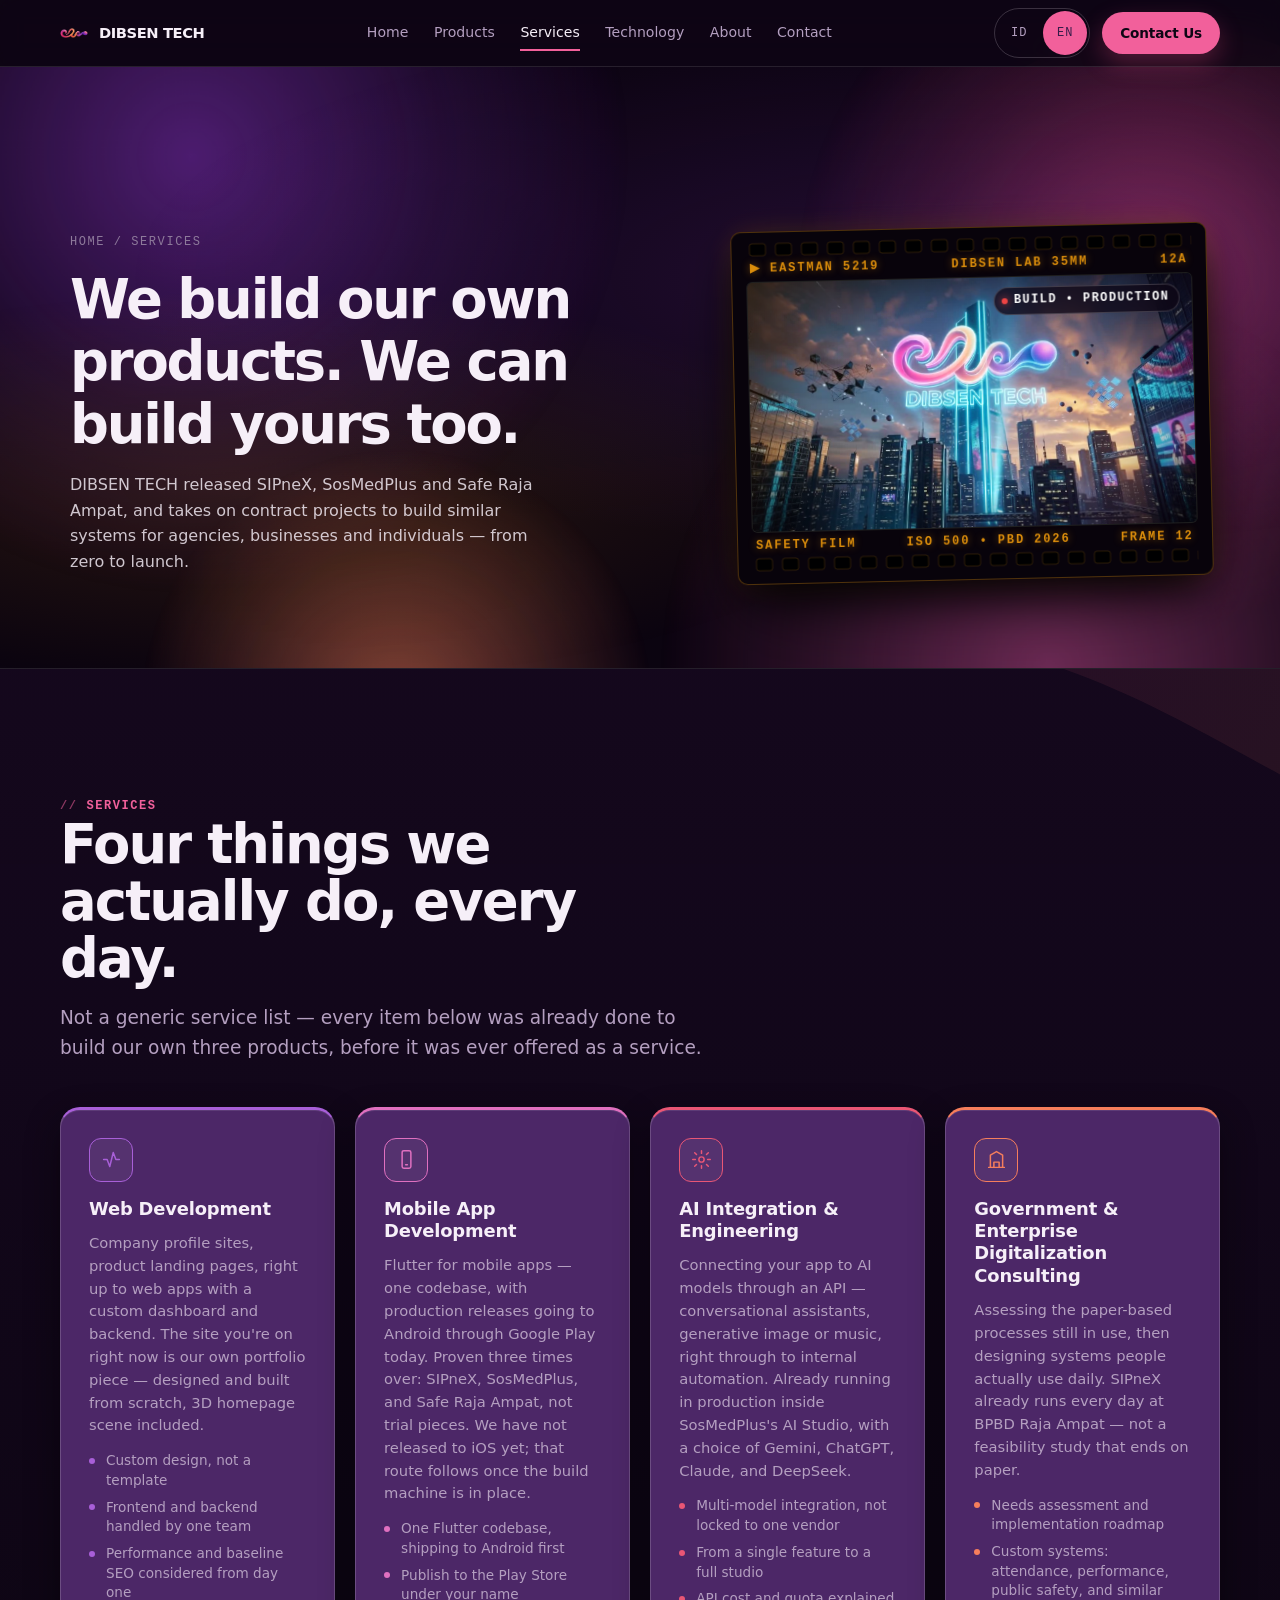
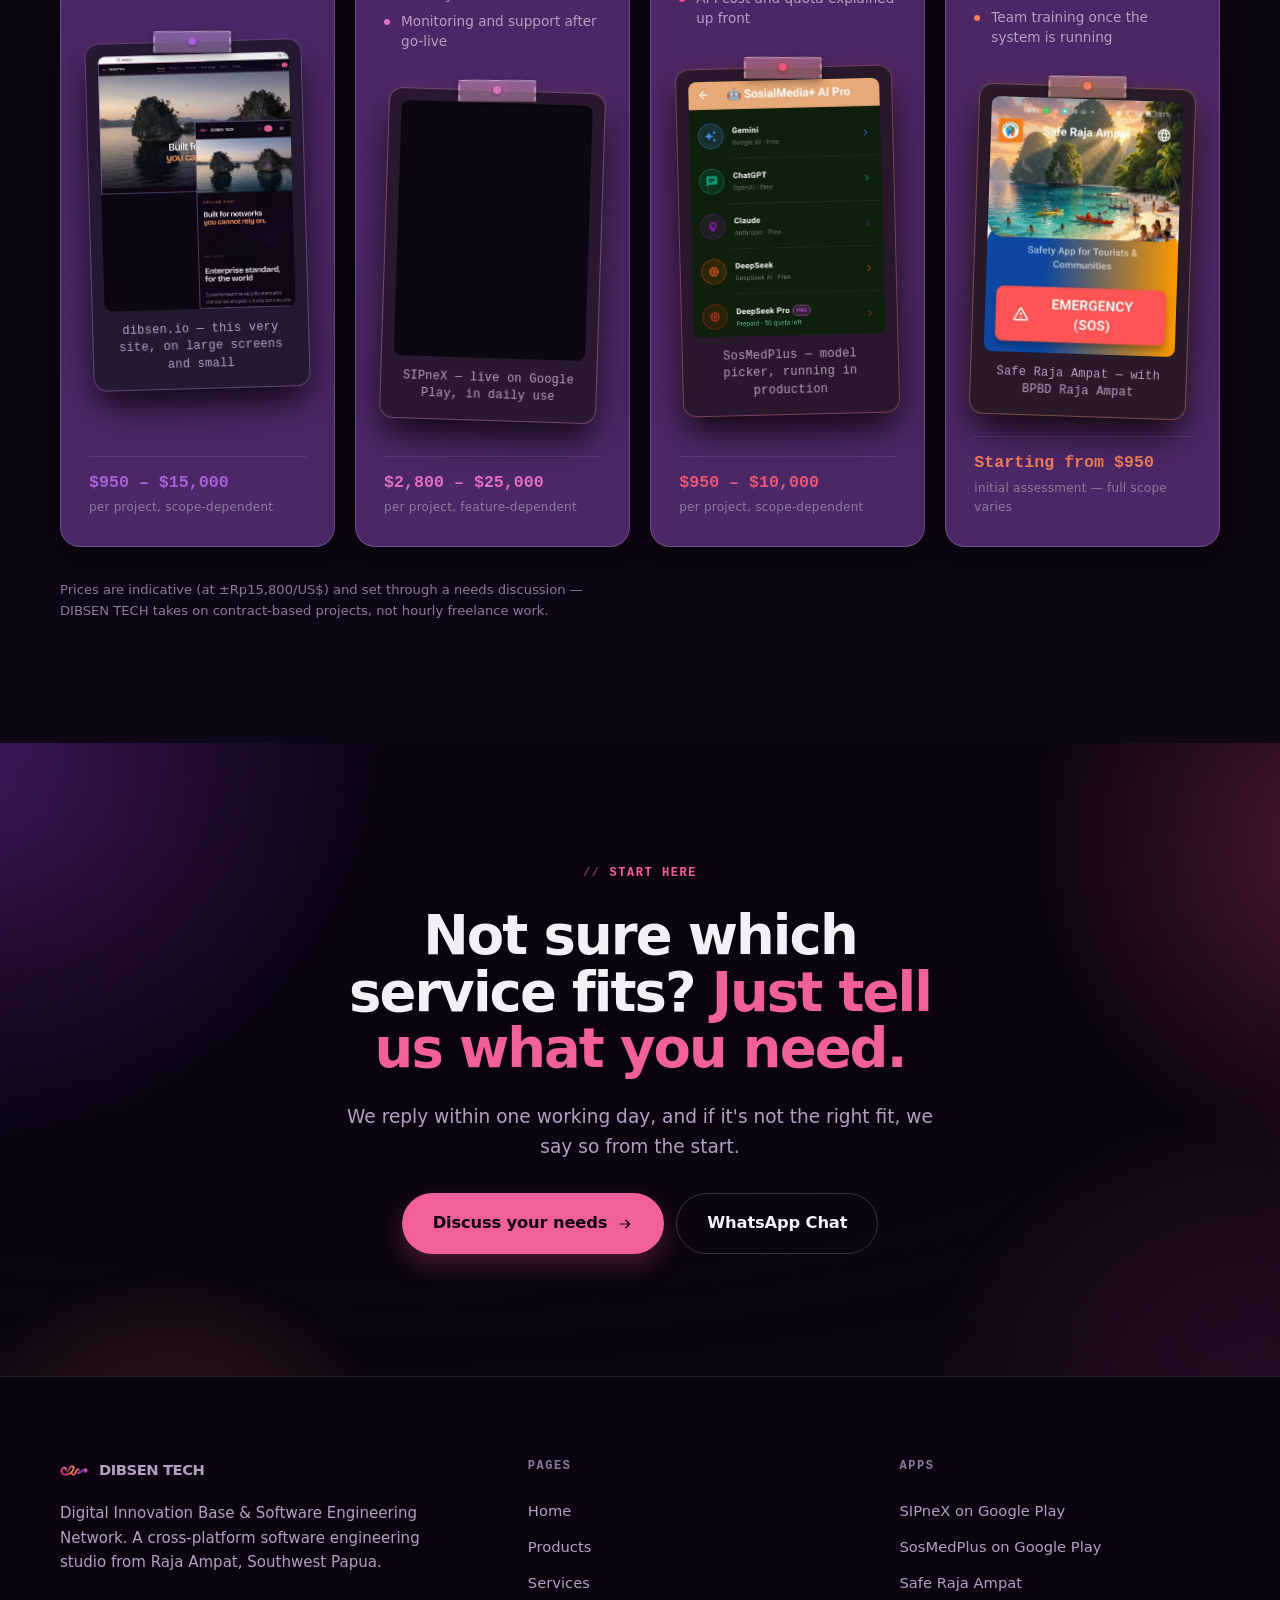
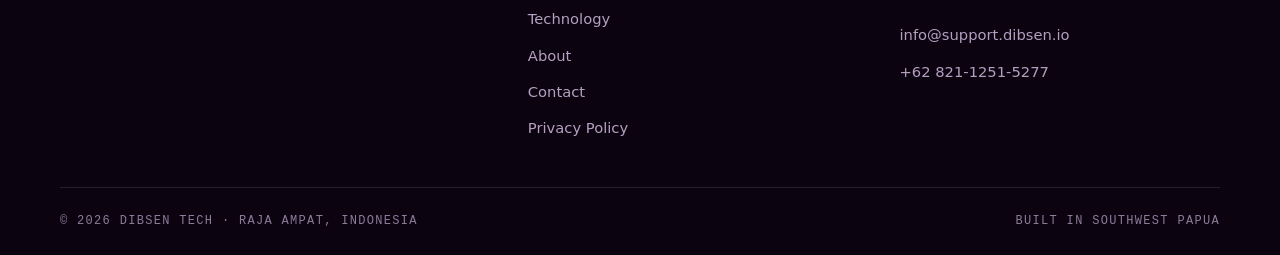
<file: services/index.html>
<!DOCTYPE html>
<html lang="id">
<head>
<meta charset="utf-8">
<meta name="viewport" content="width=device-width, initial-scale=1">
<script>(function(){var l;try{l=localStorage.getItem('dt-lang')}catch(e){}
if(l!=='id'&&l!=='en'){var a=(navigator.languages&&navigator.languages.length)?navigator.languages:[navigator.language||''];l='en';
for(var i=0;i<a.length;i++){if(/^id\b/i.test(a[i]||'')){l='id';break}}}
document.documentElement.setAttribute('data-lang',l);document.documentElement.setAttribute('lang',l);
if(l==='en'){document.documentElement.className+=' dt-pending';
setTimeout(function(){document.documentElement.classList.remove('dt-pending')},1500)}})();</script>
<style>html.dt-pending body{visibility:hidden}</style>

<title>DIBSEN TECH — Layanan: Web, Mobile, Integrasi AI &amp; Konsultasi Digitalisasi</title>
<meta name="description" content="Jasa pengembangan web, aplikasi mobile Flutter, integrasi AI, dan konsultasi digitalisasi untuk instansi, usaha &amp; perorangan — dikerjakan tim yang sama yang membangun SIPneX, SosMedPlus, dan Safe Raja Ampat.">
<meta name="robots" content="index, follow, max-image-preview:large">
<meta name="theme-color" content="#0E0614">
<link rel="canonical" href="https://dibsen.io/services">
<link rel="icon" type="image/png" sizes="32x32" href="/favicon-32.png">
<link rel="icon" type="image/png" sizes="16x16" href="/favicon-16.png">
<link rel="apple-touch-icon" href="/apple-touch-icon.png">
<meta property="og:type" content="website">
<meta property="og:site_name" content="DIBSEN TECH">
<meta property="og:url" content="https://dibsen.io/services">
<meta property="og:title" content="DIBSEN TECH — Layanan: Web, Mobile, Integrasi AI &amp; Konsultasi Digitalisasi">
<meta property="og:description" content="Jasa pengembangan web, aplikasi mobile Flutter, integrasi AI, dan konsultasi digitalisasi untuk instansi, usaha &amp; perorangan — dikerjakan tim yang sama yang membangun SIPneX, SosMedPlus, dan Safe Raja Ampat.">
<meta property="og:image" content="https://dibsen.io/assets/dibsen-cover.jpg">
<meta name="twitter:card" content="summary_large_image">
<link rel="stylesheet" href="/assets/fonts.css?v=spectrum28">
<link rel="stylesheet" href="/assets/style.css?v=spectrum30">
<script>document.documentElement.classList.add('js');</script>
<script type="application/ld+json">{"@context": "https://schema.org", "@type": "WebSite", "name": "DIBSEN TECH", "alternateName": ["DIBSEN", "Dibsen Tech", "Digital Innovation Base and Software Engineering Network"], "url": "https://dibsen.io/", "publisher": {"@id": "https://dibsen.io/#organization"}}</script>
<script type="application/ld+json">{"@context": "https://schema.org", "@type": "Organization", "@id": "https://dibsen.io/#organization", "name": "DIBSEN TECH", "legalName": "Digital Innovation Base and Software Engineering Network", "alternateName": "DIBSEN", "url": "https://dibsen.io/", "logo": {"@type": "ImageObject", "url": "https://dibsen.io/assets/logo-dibsen.png", "width": 512, "height": 512}, "image": "https://dibsen.io/assets/dibsen-cover.jpg", "description": "Studio rekayasa perangkat lunak lintas platform dari Raja Ampat. Membangun ekosistem aplikasi web dan mobile yang aman dan terukur untuk instansi pemerintah, usaha, dan perorangan.", "foundingDate": "2025", "address": {"@type": "PostalAddress", "addressLocality": "Waisai, Raja Ampat", "addressRegion": "Papua Barat Daya", "addressCountry": "ID"}, "contactPoint": [{"@type": "ContactPoint", "telephone": "+62-821-1251-5277", "email": "info@support.dibsen.io", "contactType": "sales", "areaServed": "ID", "availableLanguage": ["id", "en"]}], "sameAs": ["https://play.google.com/store/apps/details?id=xyz.sipnex.app", "https://play.google.com/store/apps/details?id=com.dibsen.warganet_life", "https://play.google.com/store/apps/details?id=com.bpbd.saferajaampat"]}</script>
<script type="application/ld+json">{"@context": "https://schema.org", "@type": "Service", "serviceType": "Software development agency services", "provider": {"@id": "https://dibsen.io/#organization"}, "areaServed": "Worldwide", "hasOfferCatalog": {"@type": "OfferCatalog", "name": "Layanan DIBSEN TECH", "itemListElement": [{"@type": "Offer", "itemOffered": {"@type": "Service", "name": "Web Development"}}, {"@type": "Offer", "itemOffered": {"@type": "Service", "name": "Mobile App Development"}}, {"@type": "Offer", "itemOffered": {"@type": "Service", "name": "AI Integration & Engineering"}}, {"@type": "Offer", "itemOffered": {"@type": "Service", "name": "Government & Enterprise Digitalization Consulting"}}]}}</script>
</head>
<body>
<a class="skip-link" href="#main">Lewati ke konten utama</a>
<header class="nav">
  <div class="container nav__inner">
    <a class="wordmark" href="/" aria-label="DIBSEN TECH, ke beranda">
      <span class="wordmark__tile" aria-hidden="true"><img src="/assets/dibsen-icon.png" alt=""></span>
      <span class="wordmark__text">DIBSEN TECH</span>
    </a>
    <input class="nav__cb" type="checkbox" id="navToggle" aria-label="Buka menu navigasi">
    <nav class="nav__links" aria-label="Navigasi utama">
      <a href="/">Beranda</a>
      <a href="/products">Produk</a>
      <a href="/services" aria-current="page">Layanan</a>
      <a href="/technologies">Teknologi</a>
      <a href="/about-us">Tentang</a>
      <a href="/contact">Kontak</a>
    </nav>
    <div class="nav__right">
      <div class="langsw" role="group" aria-label="Language / Bahasa" translate="no" data-no-i18n><button type="button" data-set-lang="id" aria-label="ID — Bahasa Indonesia">ID</button><button type="button" data-set-lang="en" aria-label="EN — English">EN</button></div>
      <label class="burger" for="navToggle">
        <svg class="ic-open" viewBox="0 0 24 24" fill="none" stroke="currentColor" stroke-width="1.8" stroke-linecap="round" aria-hidden="true"><path d="M4 7h16M4 12h16M4 17h16"/></svg>
        <svg class="ic-close" viewBox="0 0 24 24" fill="none" stroke="currentColor" stroke-width="1.8" stroke-linecap="round" aria-hidden="true"><path d="M6 6l12 12M18 6L6 18"/></svg>
      </label>
      <a class="btn btn--amber btn--sm" href="/contact">Hubungi Kami</a>
    </div>
  </div>
</header>

<main id="main">
<section class="pagehead pagehead--filmroll">
  <div class="mesh" aria-hidden="true">
    <span class="blob blob--amber"></span><span class="blob blob--rust"></span>
    <span class="blob blob--cobalt"></span><span class="blob blob--warm"></span>
  </div>
  <div class="veil" aria-hidden="true"></div>
  <div class="container pagehead__filmgrid">
    <div class="pagehead__filmintro">
      <div class="crumb" data-reveal><a href="/">Beranda</a> / Layanan</div>
      <h1 data-reveal style="--d:1">Kami membangun produk sendiri. Kami juga bisa membangun punya Anda.</h1>
      <p class="lead" data-reveal style="--d:2">DIBSEN TECH merilis SIPneX, SosMedPlus, dan Safe Raja Ampat, dan menerima proyek kontrak untuk membangun sistem serupa bagi instansi, usaha, maupun perorangan — dari nol sampai rilis.</p>
    </div>

    <div class="pagehead__filmpresenter" data-reveal style="--d:2">
      <!-- 35mm Vintage Film Strip Card (Konsep B) -->
      <div class="filmroll-card filmroll-card--services">
        <!-- Top Sprocket Rail -->
        <div class="filmroll-rail filmroll-rail--top" aria-hidden="true">
          <div class="filmroll-sprockets"></div>
          <div class="filmroll-edge-text">
            <span>▶ EASTMAN 5219</span>
            <span>DIBSEN LAB 35MM</span>
            <span>12A</span>
          </div>
        </div>

        <!-- Video Aperture Window -->
        <div class="filmroll-aperture">
          <video class="filmroll-video" autoplay muted loop playsinline preload="metadata" poster="/assets/sec/services-hero-poster.jpg?v=5" aria-hidden="true">
            <source src="/assets/sec/services-hero.mp4?v=5" type="video/mp4">
          </video>
          <div class="filmroll-vignette" aria-hidden="true"></div>
          <div class="filmroll-glare" aria-hidden="true"></div>
          <div class="filmroll-badge" aria-hidden="true">
            <span class="filmroll-badge__dot"></span>
            <span class="filmroll-badge__label">BUILD • PRODUCTION</span>
          </div>
        </div>

        <!-- Bottom Sprocket Rail -->
        <div class="filmroll-rail filmroll-rail--bottom" aria-hidden="true">
          <div class="filmroll-edge-text">
            <span>SAFETY FILM</span>
            <span>ISO 500 • PBD 2026</span>
            <span>FRAME 12</span>
          </div>
          <div class="filmroll-sprockets"></div>
        </div>
      </div>
    </div>
  </div>
</section>

<section class="section svc-section" aria-labelledby="svc-title">
  <div class="container">
    <div class="techmap-head" data-reveal>
      <span class="marker">LAYANAN</span>
      <h2 id="svc-title">Empat hal yang benar-benar kami kerjakan setiap hari.</h2>
      <p class="lead">Bukan daftar layanan generik — tiap butir di bawah sudah dikerjakan langsung untuk membangun tiga produk kami sendiri, sebelum ditawarkan sebagai jasa.</p>
    </div>

    <div class="grid-4 svc-grid" data-reveal style="--d:1">
      <article class="svc svc--violet">
        <div class="svc__icon" aria-hidden="true">
          <svg viewBox="0 0 24 24" fill="none" stroke="currentColor" stroke-width="1.7" stroke-linecap="round" stroke-linejoin="round"><path d="M3 12h4l3 8 4-16 3 8h4"/></svg>
        </div>
        <h3>Pengembangan Web</h3>
        <p>Situs company profile, landing page produk, sampai web app dengan dashboard dan backend kustom. Situs yang sedang Anda buka ini adalah portofolio kami sendiri — dirancang dan dibangun dari nol, termasuk adegan 3D di beranda.</p>
        <ul class="svc__list">
          <li>Desain kustom, bukan template</li>
          <li>Frontend dan backend dikerjakan satu tim</li>
          <li>Performa dan SEO dasar diperhatikan sejak awal</li>
        </ul>
        <figure class="svc__mockup">
          <img src="/assets/shots/dibsen-web.webp" width="720" height="960" loading="lazy" decoding="async"
               alt="Situs dibsen.io tampil berdampingan di peramban desktop dan di layar ponsel, dengan tata letak yang menyesuaikan ukuran layar.">
          <figcaption>dibsen.io — situs ini sendiri, di layar besar dan kecil</figcaption>
        </figure>
        <div class="svc__price">
          <span class="svc__price-id">Rp 15 – 237 juta</span>
          <span class="svc__price-note">per proyek, sesuai lingkup</span>
        </div>
      </article>

      <article class="svc svc--orchid">
        <div class="svc__icon" aria-hidden="true">
          <svg viewBox="0 0 24 24" fill="none" stroke="currentColor" stroke-width="1.7" stroke-linecap="round" stroke-linejoin="round"><rect x="7" y="2" width="10" height="20" rx="2"/><path d="M11 18h2"/></svg>
        </div>
        <h3>Pengembangan Aplikasi Mobile</h3>
        <!-- 2026-09-05: paragraf ini sengaja dibatasi ke Android. Kodenya
             memang Flutter (lintas platform), tapi RILISNYA baru pernah ke
             Android — belum ada mesin build untuk iOS. Kalau ditulis "untuk
             Android dan iOS", klien yang spesifik butuh iOS bisa tanda tangan
             kontrak dengan harapan yang belum bisa kita penuhi.
             2026-09-06: dipertegas lagi atas permintaan — "belum", bukan
             "tidak". Jangan longgarkan lagi tanpa mesin build iOS siap. -->
        <p>Flutter untuk aplikasi mobile — satu basis kode, dengan rilis produksi saat ini ke Android lewat Google Play. Sudah terbukti tiga kali: SIPneX, SosMedPlus, dan Safe Raja Ampat, bukan portofolio percobaan. Ke iOS kami belum pernah merilis; jalurnya menyusul begitu perangkat pembangunnya kami siapkan.</p>
        <ul class="svc__list">
          <li>Satu basis kode Flutter, rilis ke Android lebih dulu</li>
          <li>Publikasi ke Play Store atas nama Anda</li>
          <li>Pemantauan dan pendampingan setelah go-live</li>
        </ul>
        <figure class="svc__mockup">
          <img src="/assets/shots/sipnex-dashboard.webp" width="720" height="960" loading="lazy" decoding="async"
               alt="Layar utama SIPneX: menu Kehadiran, Kegiatan, Pengajuan, Tugas, Laporan, Jurnal, Kalender, Daftar Wajah, dan Rapat.">
          <figcaption>SIPneX — rilis di Google Play, dipakai harian</figcaption>
        </figure>
        <div class="svc__price">
          <span class="svc__price-id">Rp 45 – 395 juta</span>
          <span class="svc__price-note">per proyek, sesuai fitur</span>
        </div>
      </article>

      <article class="svc svc--rose">
        <div class="svc__icon" aria-hidden="true">
          <svg viewBox="0 0 24 24" fill="none" stroke="currentColor" stroke-width="1.7" stroke-linecap="round" stroke-linejoin="round"><circle cx="12" cy="12" r="3"/><path d="M12 2v3M12 19v3M4.2 4.2l2.1 2.1M17.7 17.7l2.1 2.1M2 12h3M19 12h3M4.2 19.8l2.1-2.1M17.7 6.3l2.1-2.1"/></svg>
        </div>
        <h3>Integrasi &amp; Rekayasa AI</h3>
        <p>Menghubungkan aplikasi Anda ke model AI lewat API — asisten percakapan, generative image atau musik, sampai automasi internal. Sudah berjalan produksi di AI Studio SosMedPlus, dengan pilihan Gemini, ChatGPT, Claude, dan DeepSeek.</p>
        <ul class="svc__list">
          <li>Integrasi multi-model, tidak terkunci satu vendor</li>
          <li>Dari satu fitur sampai studio penuh</li>
          <li>Biaya dan kuota API dijelaskan di depan</li>
        </ul>
        <figure class="svc__mockup">
          <img src="/assets/shots/sosialmedia-ai-pro.webp" width="720" height="960" loading="lazy" decoding="async"
               alt="Daftar pilihan model di SosMedPlus AI Pro: Gemini, ChatGPT, Claude, dan DeepSeek, masing-masing dengan status kuota.">
          <figcaption>SosMedPlus — pemilih model, berjalan di produksi</figcaption>
        </figure>
        <div class="svc__price">
          <span class="svc__price-id">Rp 15 – 158 juta</span>
          <span class="svc__price-note">per proyek, sesuai cakupan</span>
        </div>
      </article>

      <article class="svc svc--coral">
        <div class="svc__icon" aria-hidden="true">
          <svg viewBox="0 0 24 24" fill="none" stroke="currentColor" stroke-width="1.7" stroke-linecap="round" stroke-linejoin="round"><path d="M3 21h18M5 21V7l7-4 7 4v14M9 21v-6h6v6"/></svg>
        </div>
        <h3>Konsultasi Digitalisasi Instansi &amp; Perusahaan</h3>
        <p>Asesmen proses yang masih berjalan di atas kertas, lalu rancang sistem yang benar-benar dipakai harian. SIPneX sudah berjalan setiap hari di BPBD Raja Ampat — bukan studi kelayakan yang berhenti di dokumen.</p>
        <ul class="svc__list">
          <li>Asesmen kebutuhan dan roadmap implementasi</li>
          <li>Sistem custom: presensi, kinerja, keselamatan publik, dan sejenisnya</li>
          <li>Pelatihan tim setelah sistem berjalan</li>
        </ul>
        <figure class="svc__mockup">
          <img src="/assets/shots/safe-raja-beranda.webp" width="720" height="960" loading="lazy" decoding="async"
               alt="Beranda Safe Raja Ampat: tombol Darurat (SOS) berukuran besar, dengan pintasan Peta &amp; Evakuasi dan Info Cuaca di bawahnya.">
          <figcaption>Safe Raja Ampat — bersama BPBD Raja Ampat</figcaption>
        </figure>
        <div class="svc__price">
          <span class="svc__price-id">Mulai dari Rp 15 juta</span>
          <span class="svc__price-note">asesmen awal — skala penuh menyesuaikan</span>
        </div>
      </article>
    </div>

    <p class="svc-note" data-reveal style="--d:2">Harga bersifat indikatif (kurs ±Rp15.800/US$) dan ditentukan lewat diskusi kebutuhan — DIBSEN TECH menerima proyek berbasis kontrak, bukan pekerjaan lepas per jam.</p>
  </div>
</section>

<section class="section cta">
  <div class="mesh" aria-hidden="true">
    <span class="blob blob--amber"></span><span class="blob blob--rust"></span>
    <span class="blob blob--cobalt"></span><span class="blob blob--warm"></span>
  </div>
  <div class="veil" aria-hidden="true"></div>
  <div class="container cta__inner">
    <span class="marker" data-reveal>Mulai dari sini</span>
    <h2 data-reveal style="--d:1">Belum yakin layanan mana yang cocok? <em>Ceritakan saja kebutuhannya.</em></h2>
    <p class="lead" data-reveal style="--d:2">Kami balas dalam satu hari kerja, dan kalau memang belum cocok, kami sampaikan sejak awal.</p>
    <div class="cta__row" data-reveal style="--d:3">
      <a class="btn btn--amber btn--lg" href="/contact">Diskusikan kebutuhan Anda <svg viewBox="0 0 24 24" fill="none" stroke="currentColor" stroke-width="1.7" stroke-linecap="round" stroke-linejoin="round" aria-hidden="true"><path d="M5 12h13M13 6l6 6-6 6"/></svg></a>
      <a class="btn btn--line btn--lg" href="https://wa.me/6282112515277?text=Halo%20Tim%20DIBSEN%20TECH%2C%20saya%20tertarik%20mendiskusikan%20proyek%20kontrak%20dengan%20DIBSEN%20TECH." rel="noopener noreferrer" target="_blank">Chat WhatsApp</a>
    </div>
  </div>
</section>

</main>
<footer class="footer">
  <div class="container">
    <div class="footer__top">
      <div>
        <a class="wordmark" href="/" aria-label="DIBSEN TECH, ke beranda">
          <span class="wordmark__tile" aria-hidden="true"><img src="/assets/dibsen-icon.png" alt=""></span>
          <span class="wordmark__text">DIBSEN TECH</span>
        </a>
        <p class="footer__blurb">Digital Innovation Base &amp; Software Engineering Network. Studio rekayasa perangkat lunak lintas platform dari Raja Ampat, Papua Barat Daya.</p>
      </div>
      <div class="footer__col">
        <b>Halaman</b>
        <a href="/">Beranda</a><a href="/products">Produk</a><a href="/services">Layanan</a><a href="/technologies">Teknologi</a>
        <a href="/about-us">Tentang</a><a href="/contact">Kontak</a>
        <a href="/privacy-policy">Kebijakan Privasi</a>
      </div>
      <div class="footer__col">
        <b>Aplikasi</b>
        <a href="https://play.google.com/store/apps/details?id=xyz.sipnex.app" rel="noopener noreferrer" target="_blank">SIPneX di Google Play</a>
        <a href="https://play.google.com/store/apps/details?id=com.dibsen.warganet_life" rel="noopener noreferrer" target="_blank">SosMedPlus di Google Play</a>
        <a href="https://play.google.com/store/apps/details?id=com.bpbd.saferajaampat" rel="noopener noreferrer" target="_blank">Safe Raja Ampat</a>
        <a href="mailto:info@support.dibsen.io" style="margin-top:16px">info@support.dibsen.io</a>
        <a href="https://wa.me/6282112515277?text=Halo%20Tim%20DIBSEN%20TECH%2C%20saya%20tertarik%20mendiskusikan%20pembuatan%20website%20atau%20aplikasi." rel="noopener noreferrer" target="_blank">+62 821-1251-5277</a>
      </div>
    </div>
    <div class="footer__bot">
      <span>© 2026 DIBSEN TECH · Raja Ampat, Indonesia</span>
      <span>Dibangun di Papua Barat Daya</span>
    </div>
  </div>
</footer>
<script>
(function () {
  var doc = document, reduce = window.matchMedia('(prefers-reduced-motion: reduce)').matches;
  var items = doc.querySelectorAll('[data-reveal]');
  if (!('IntersectionObserver' in window) || reduce) {
    for (var i = 0; i < items.length; i++) items[i].classList.add('is-in');
  } else {
    var io = new IntersectionObserver(function (e) {
      e.forEach(function (x) { if (x.isIntersecting) { x.target.classList.add('is-in'); io.unobserve(x.target); } });
    }, { rootMargin: '0px 0px -8% 0px', threshold: 0.12 });
    items.forEach(function (el) { io.observe(el); });
  }
  var t = doc.getElementById('navToggle');
  doc.querySelectorAll('.nav__links a').forEach(function (a) {
    a.addEventListener('click', function () { t.checked = false; });
  });
})();
</script>
<script src="/assets/i18n.js?v=spectrum28"></script>
<script src="/assets/ribbon.js?v=spectrum3" defer></script>
<!-- Speculation Rules (2026-09-05) — siapkan halaman tujuan lebih awal.
     Setelannya sengaja hati-hati supaya tidak membatalkan penghematan
     bobot yang baru dikerjakan:
       prefetch  "moderate"     -> saat kursor menggantung di sebuah tautan,
                                   HANYA dokumen HTML-nya (16-63 KB) yang
                                   diambil. Murah.
       prerender "conservative" -> baru saat tombol tikus DITEKAN, yaitu
                                   ketika pengunjung sudah jelas mau pergi.
                                   Halaman disiapkan penuh (termasuk video
                                   hero-nya), jadi tidak ada unduhan besar
                                   yang terbuang untuk halaman yang cuma
                                   dilewati kursor.
     href_matches "/*" hanya cocok untuk tautan sesama domain, jadi tautan
     WhatsApp dan Google Play tidak ikut tersentuh. -->
<script type="speculationrules">
{"prefetch":[{"where":{"href_matches":"/*"},"eagerness":"moderate"}],
 "prerender":[{"where":{"href_matches":"/*"},"eagerness":"conservative"}]}
</script>
</body>
</html>
</file>
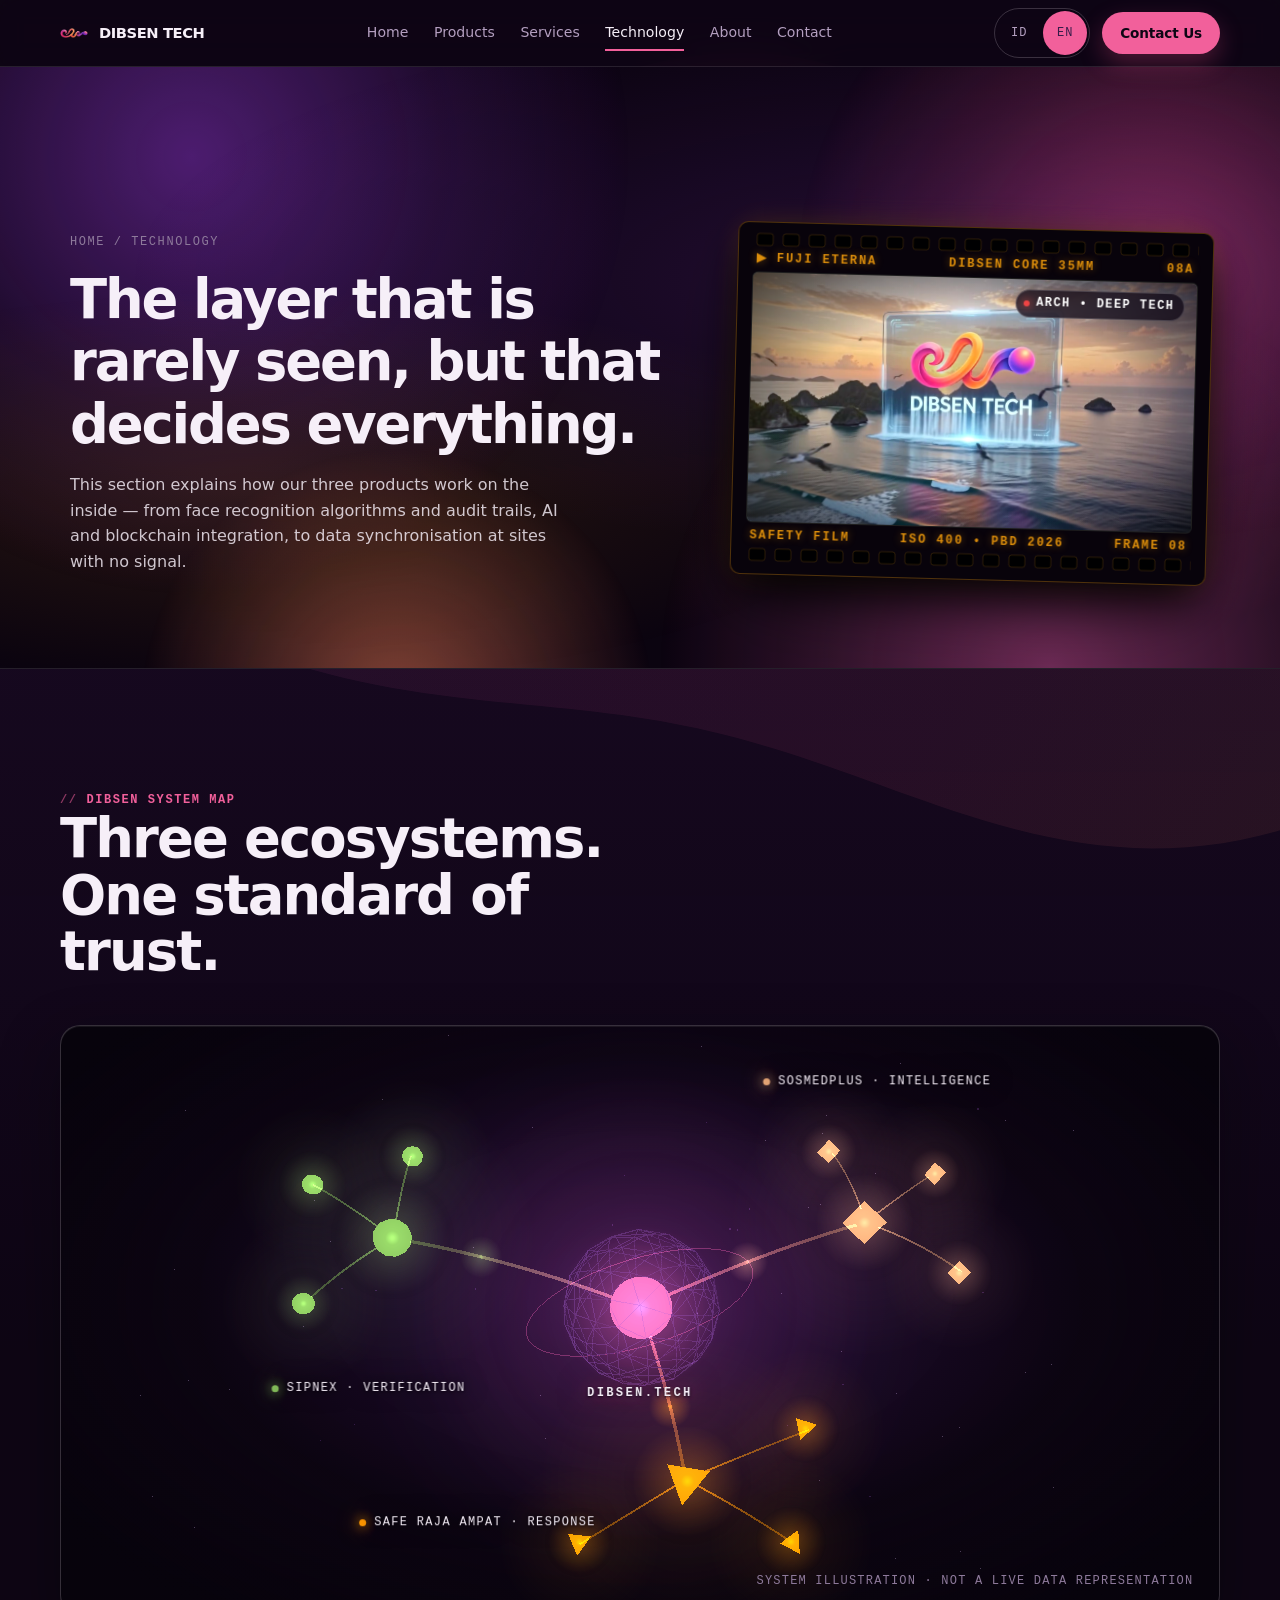
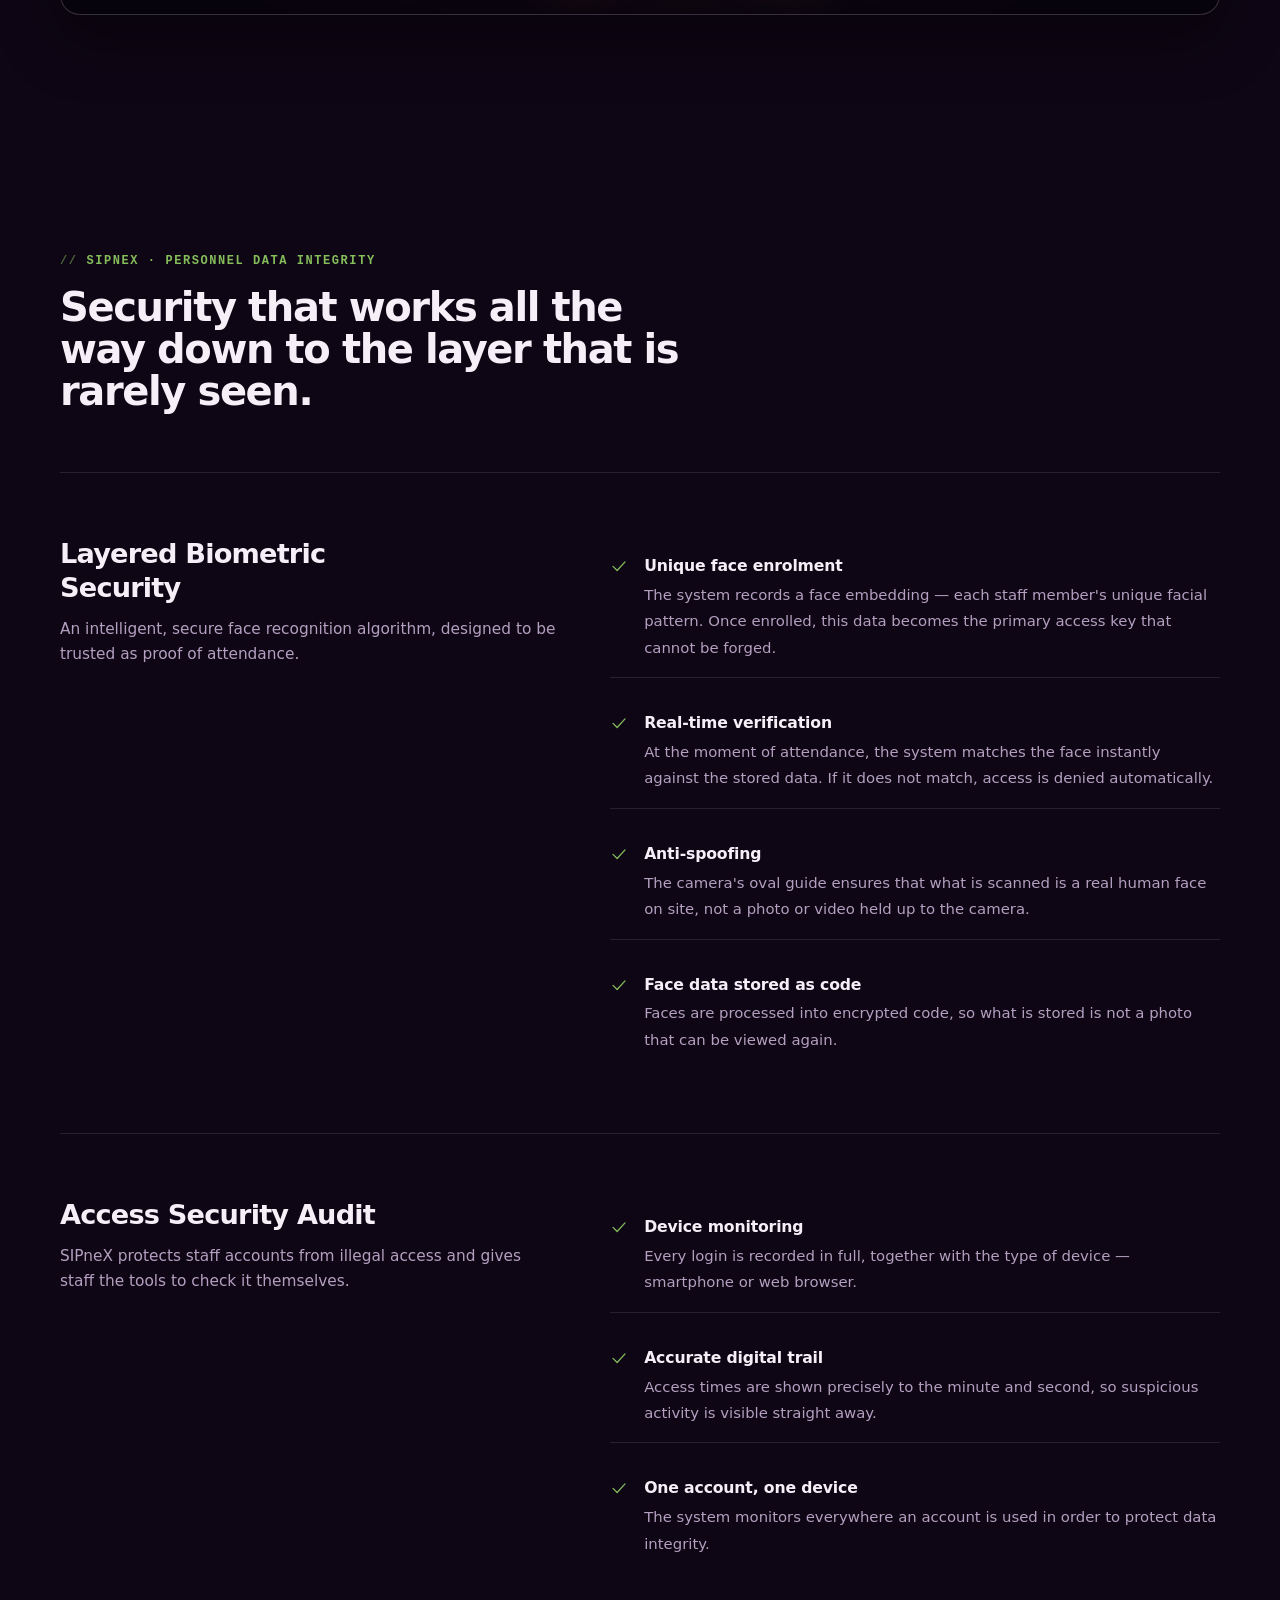
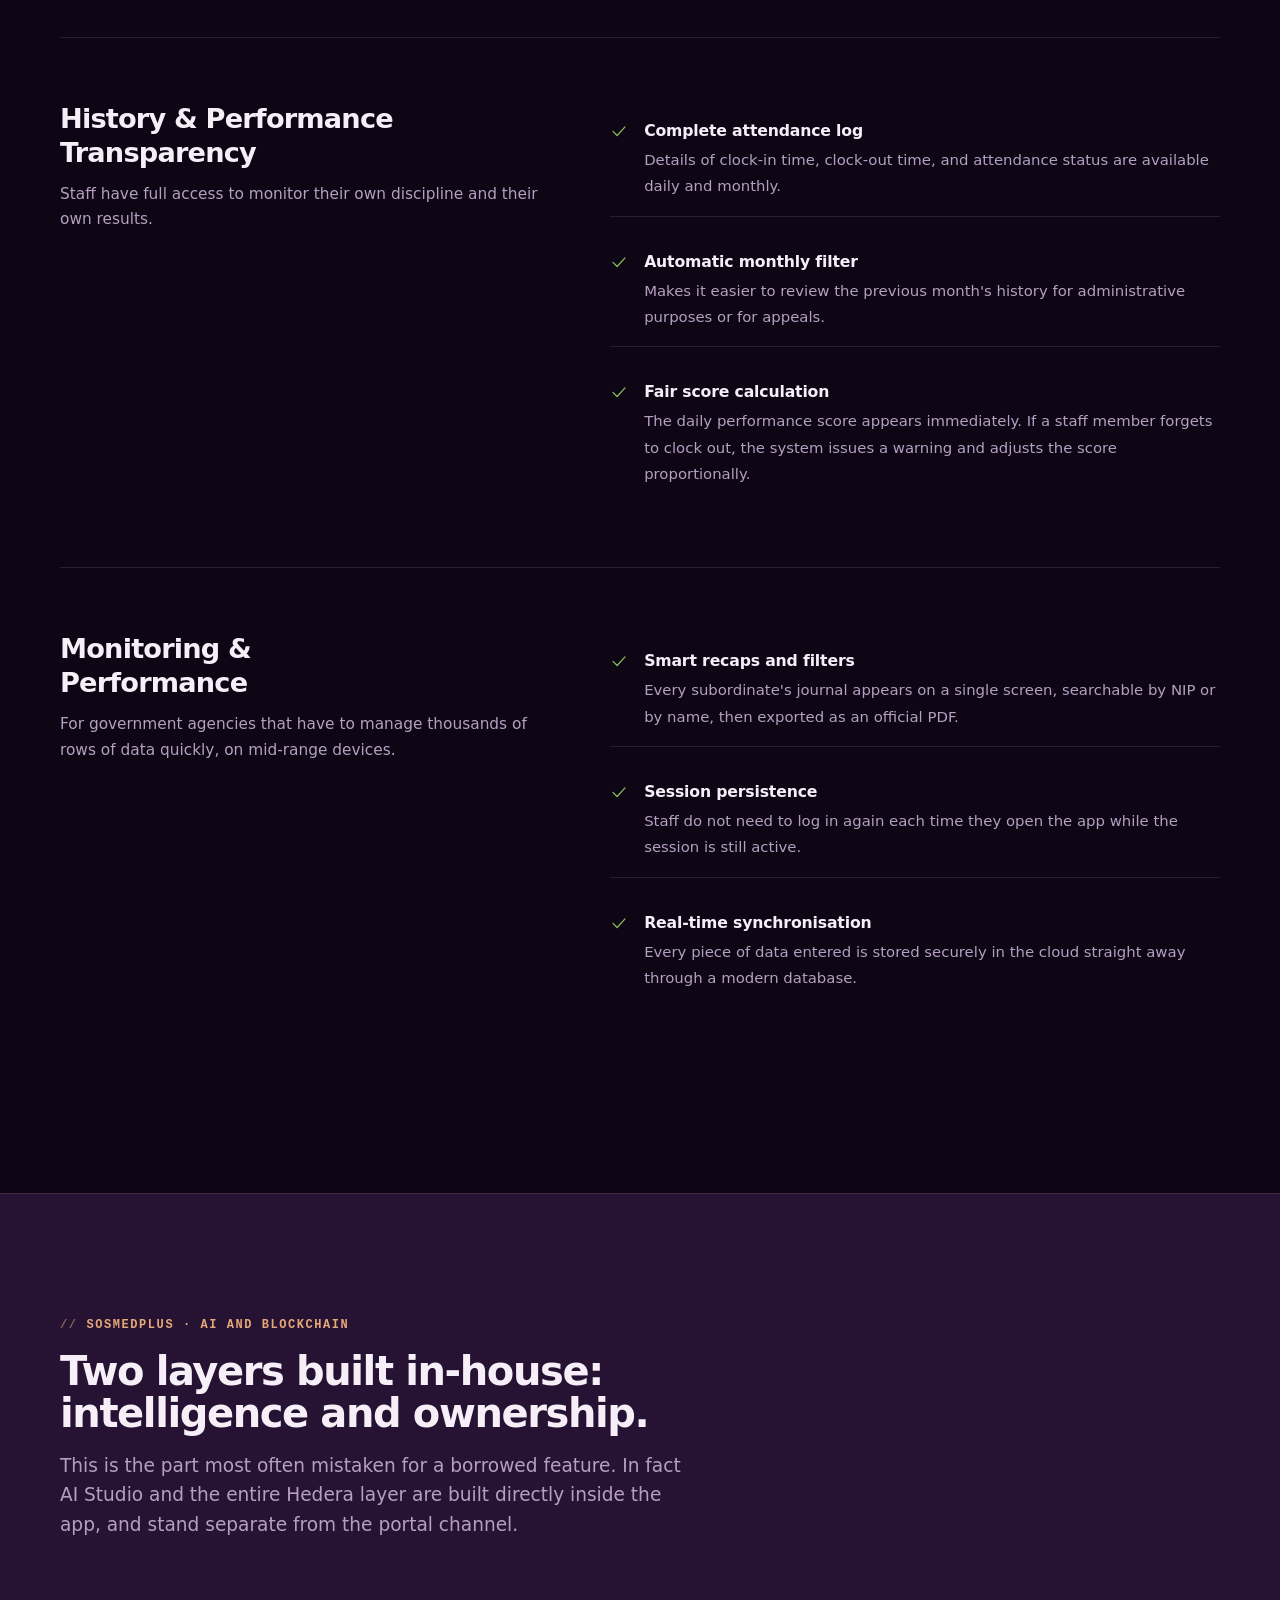
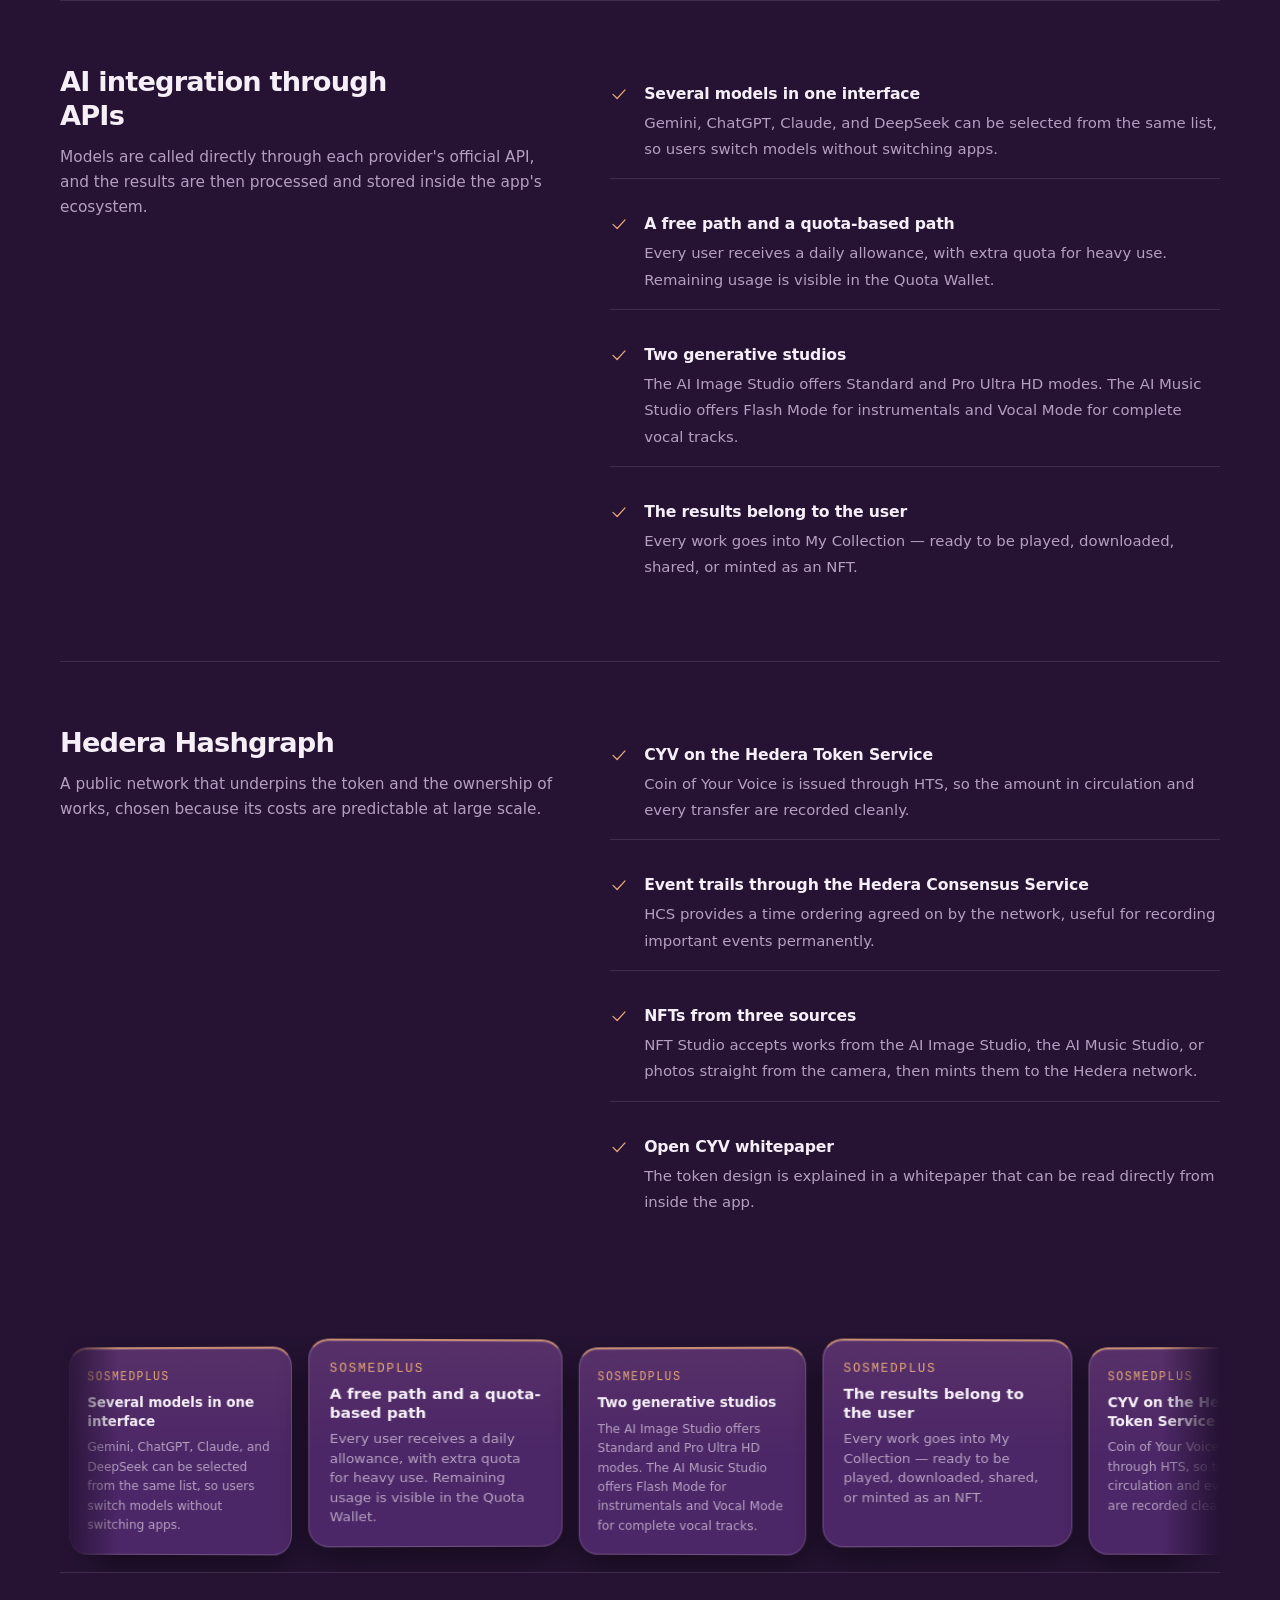
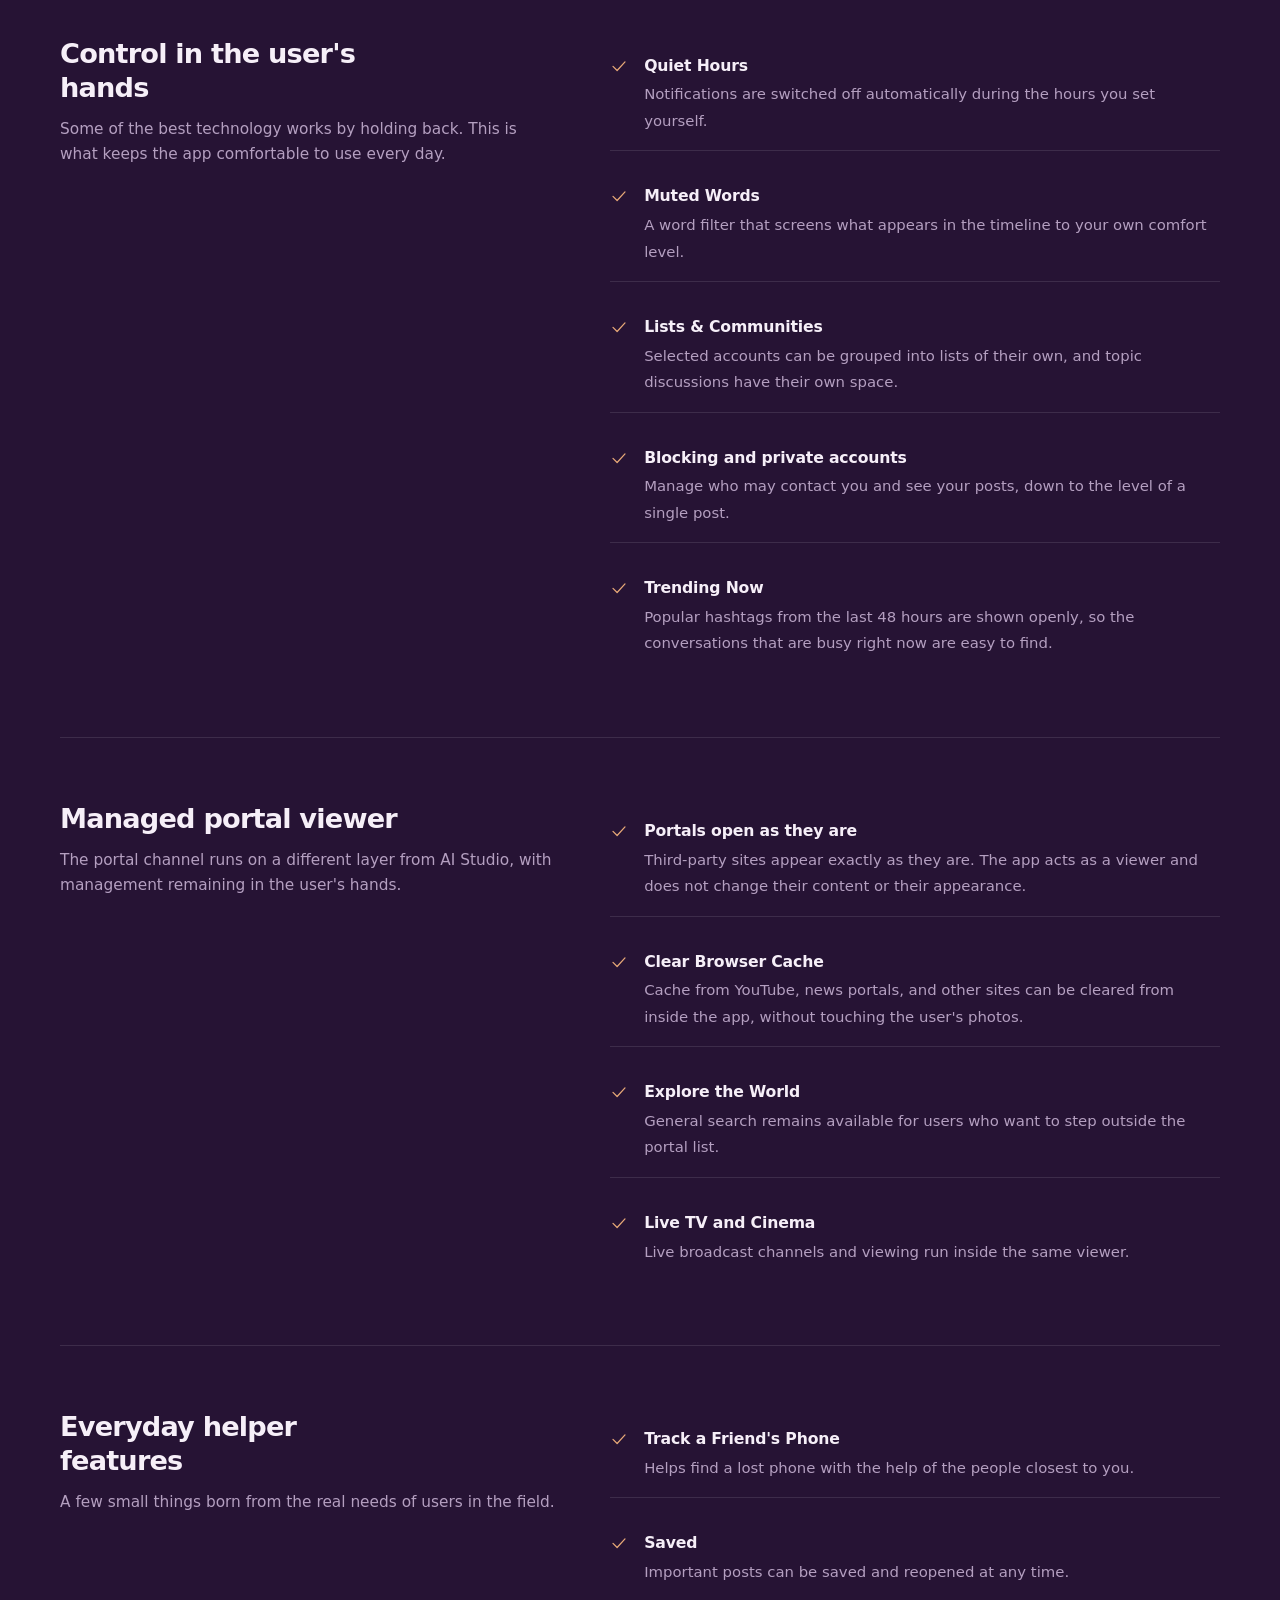
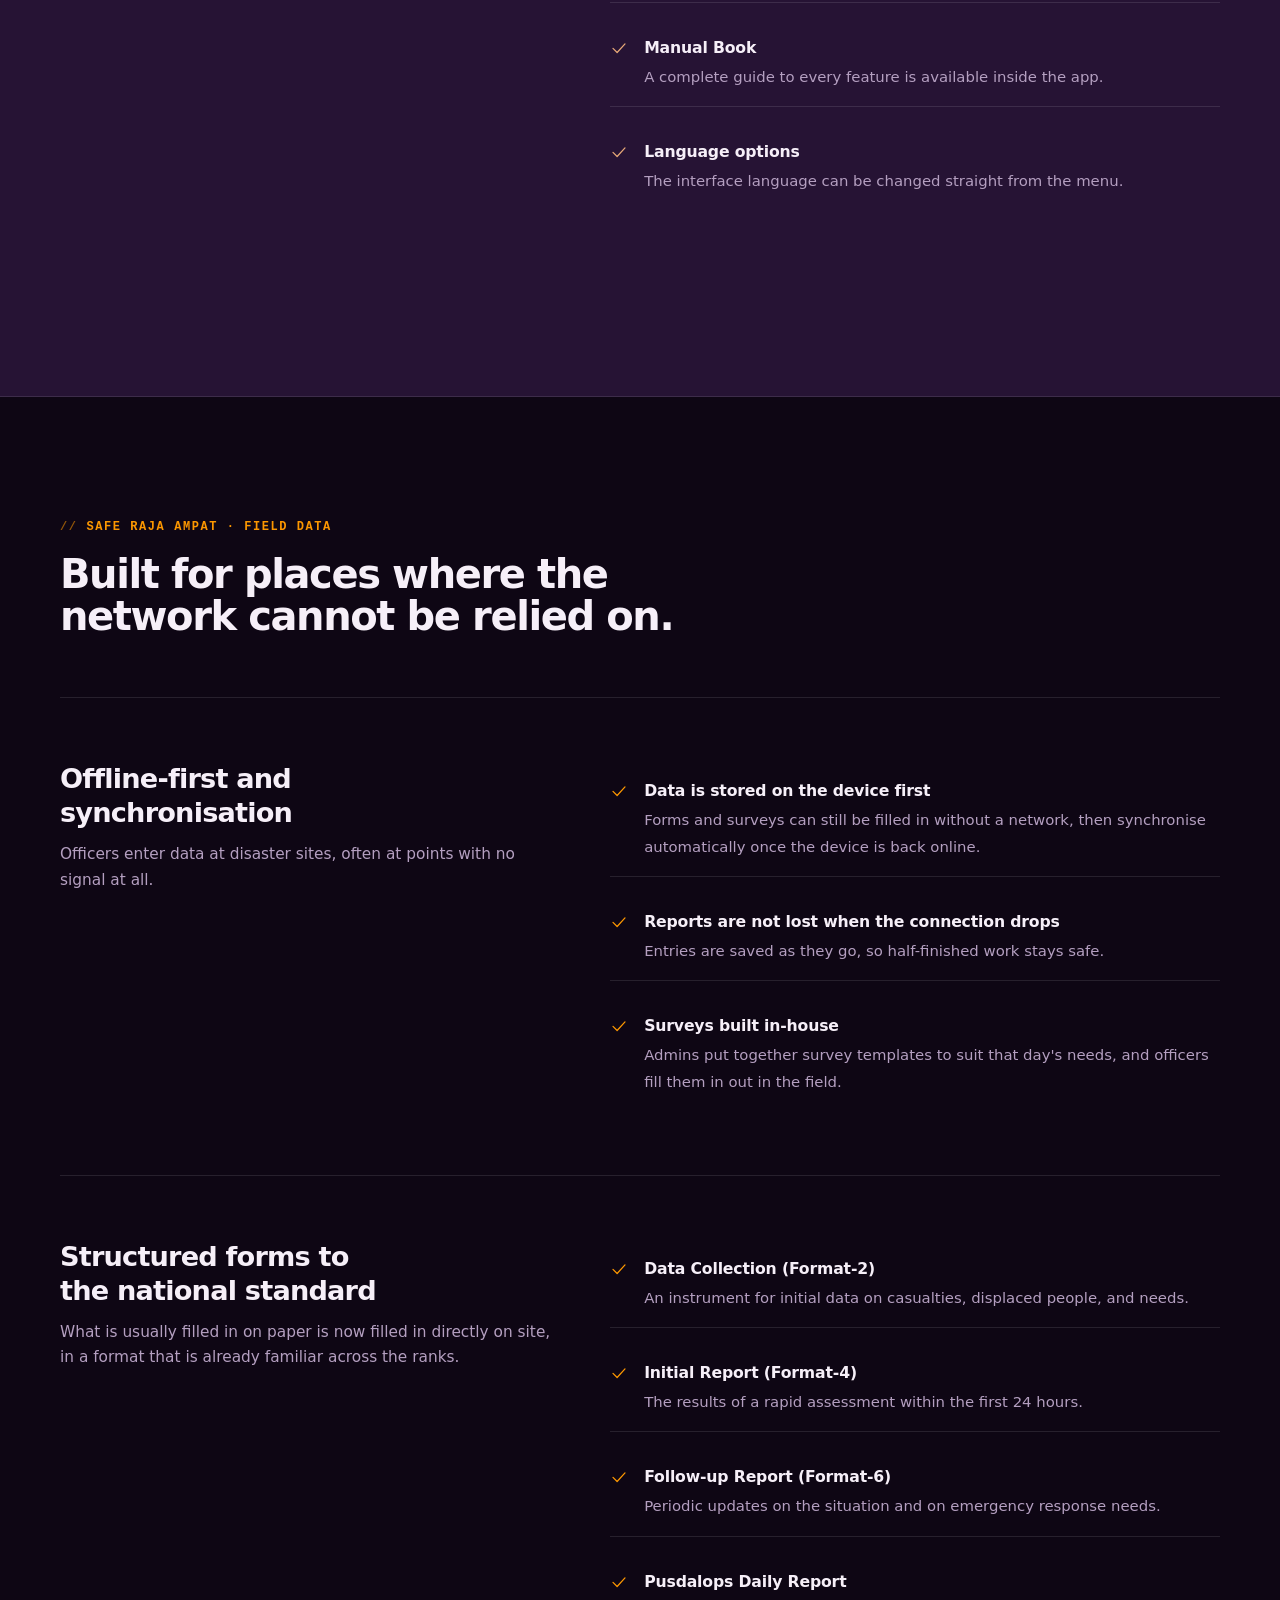
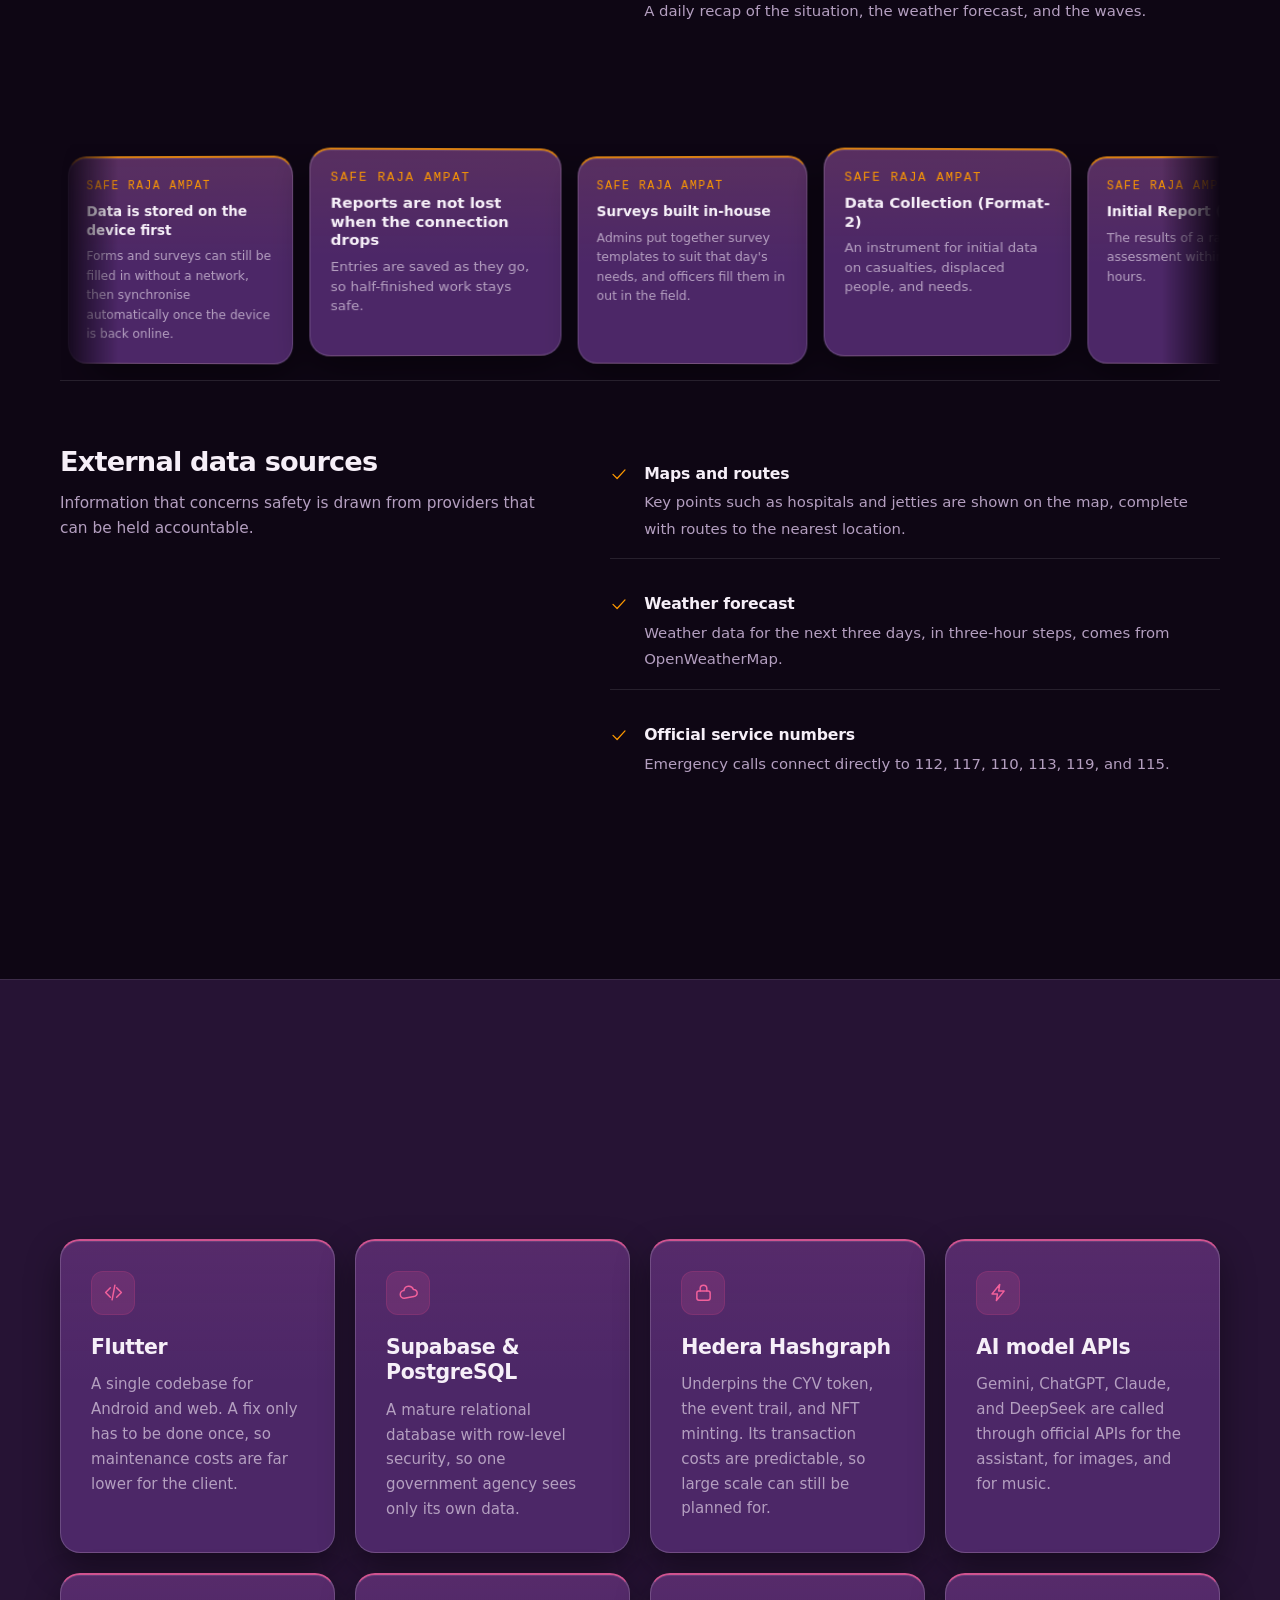
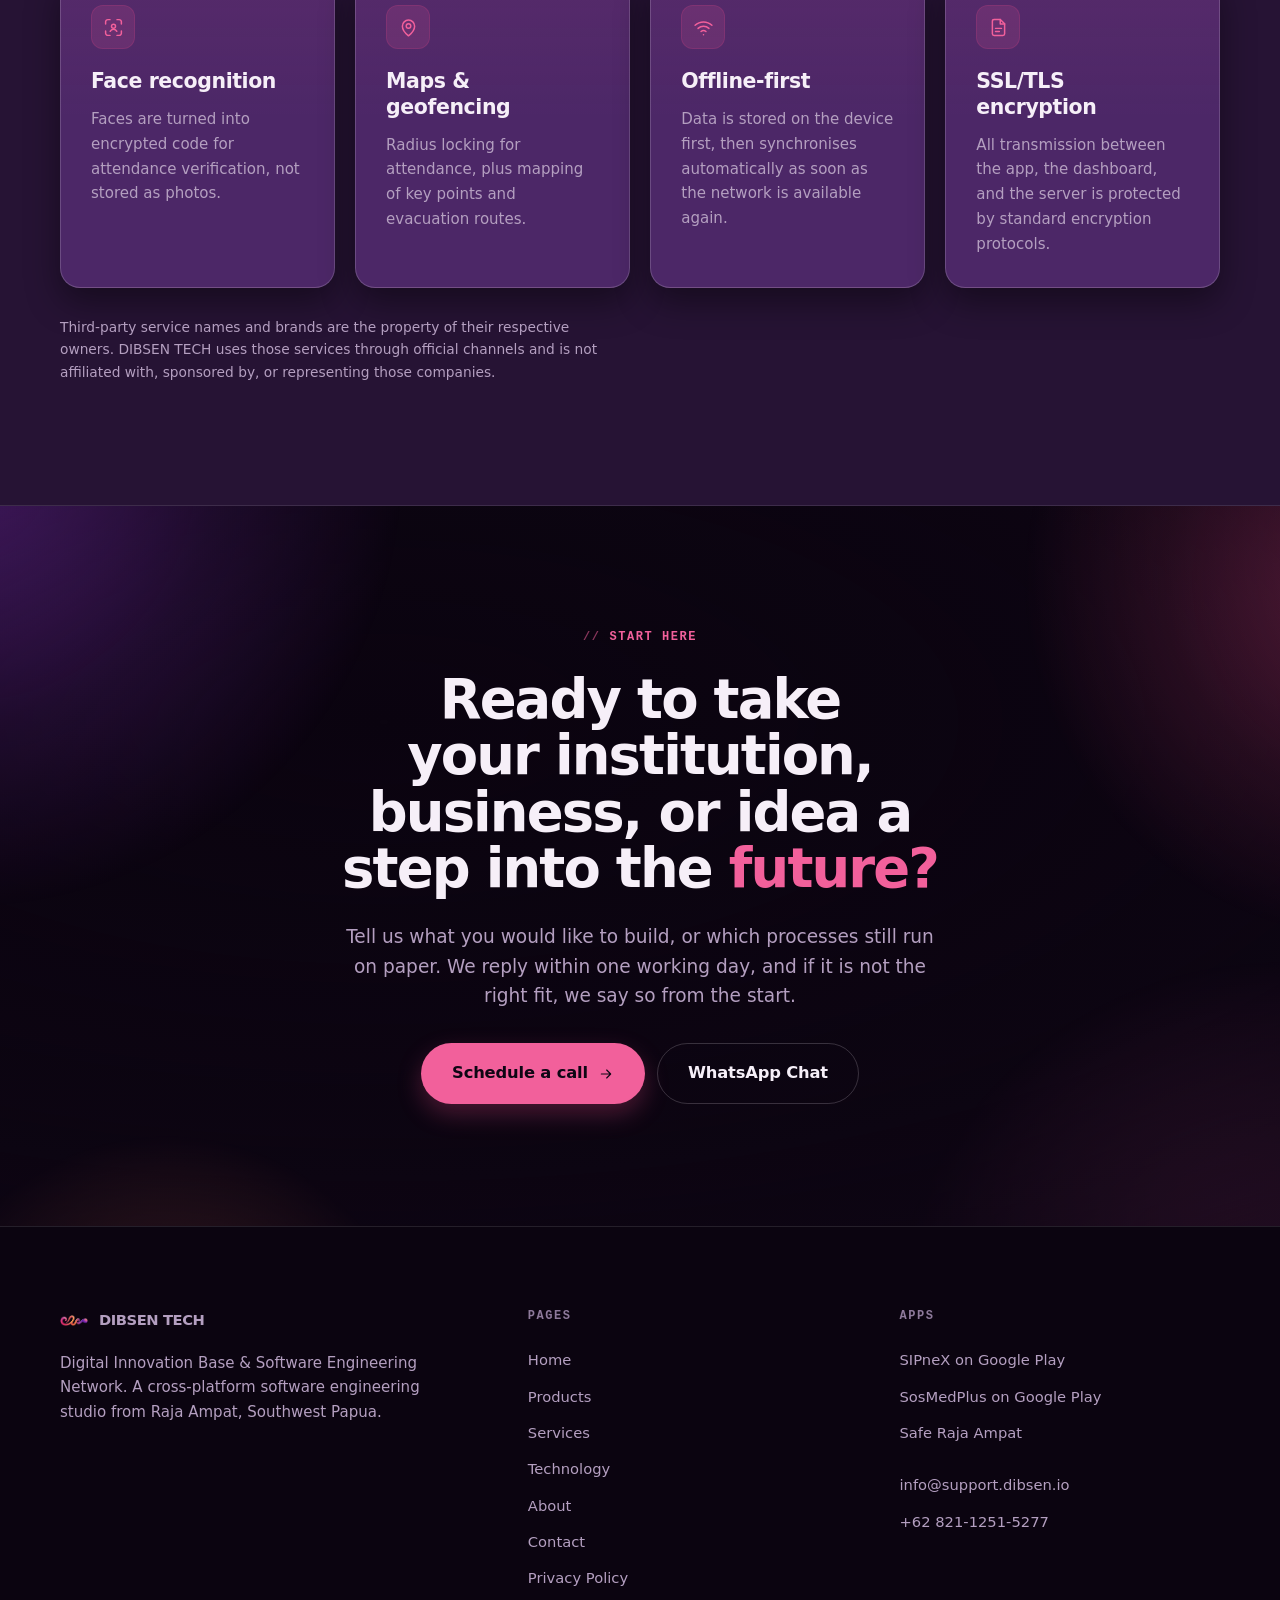
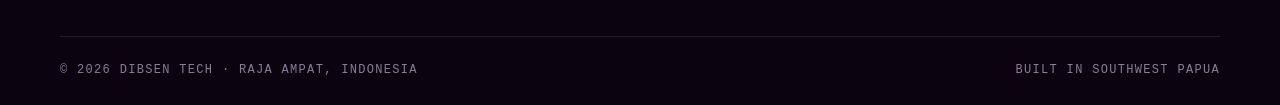
<file: technologies/index.html>
<!DOCTYPE html>
<html lang="id">
<head>
<meta charset="utf-8">
<meta name="viewport" content="width=device-width, initial-scale=1">
<script>(function(){var l;try{l=localStorage.getItem('dt-lang')}catch(e){}
if(l!=='id'&&l!=='en'){var a=(navigator.languages&&navigator.languages.length)?navigator.languages:[navigator.language||''];l='en';
for(var i=0;i<a.length;i++){if(/^id\b/i.test(a[i]||'')){l='id';break}}}
document.documentElement.setAttribute('data-lang',l);document.documentElement.setAttribute('lang',l);
if(l==='en'){document.documentElement.className+=' dt-pending';
setTimeout(function(){document.documentElement.classList.remove('dt-pending')},1500)}})();</script>
<style>html.dt-pending body{visibility:hidden}</style>

<title>DIBSEN TECH — Teknologi: Biometrik, Audit Akses &amp; Infrastruktur</title>
<meta name="description" content="Bagaimana SIPneX, SosMedPlus, dan Safe Raja Ampat bekerja di dalam: pengenalan wajah anti-spoofing, integrasi AI lewat API, Hedera Hashgraph, dan sinkronisasi offline-first.">
<meta name="robots" content="index, follow, max-image-preview:large">
<meta name="theme-color" content="#0E0614">
<link rel="canonical" href="https://dibsen.io/technologies">
<link rel="icon" type="image/png" sizes="32x32" href="/favicon-32.png">
<link rel="icon" type="image/png" sizes="16x16" href="/favicon-16.png">
<link rel="apple-touch-icon" href="/apple-touch-icon.png">
<meta property="og:type" content="website">
<meta property="og:site_name" content="DIBSEN TECH">
<meta property="og:url" content="https://dibsen.io/technologies">
<meta property="og:title" content="DIBSEN TECH — Teknologi: Biometrik, Audit Akses &amp; Infrastruktur">
<meta property="og:description" content="Bagaimana SIPneX, SosMedPlus, dan Safe Raja Ampat bekerja di dalam: pengenalan wajah anti-spoofing, integrasi AI lewat API, Hedera Hashgraph, dan sinkronisasi offline-first.">
<meta property="og:image" content="https://dibsen.io/assets/dibsen-cover.jpg">
<meta name="twitter:card" content="summary_large_image">
<link rel="stylesheet" href="/assets/fonts.css?v=spectrum28">
<link rel="stylesheet" href="/assets/style.css?v=spectrum30">
<script>document.documentElement.classList.add('js');</script>
<script type="application/ld+json">{"@context": "https://schema.org", "@type": "WebSite", "name": "DIBSEN TECH", "alternateName": ["DIBSEN", "Dibsen Tech", "Digital Innovation Base and Software Engineering Network"], "url": "https://dibsen.io/", "publisher": {"@id": "https://dibsen.io/#organization"}}</script>
<script type="application/ld+json">{"@context": "https://schema.org", "@type": "Organization", "@id": "https://dibsen.io/#organization", "name": "DIBSEN TECH", "legalName": "Digital Innovation Base and Software Engineering Network", "alternateName": "DIBSEN", "url": "https://dibsen.io/", "logo": {"@type": "ImageObject", "url": "https://dibsen.io/assets/logo-dibsen.png", "width": 512, "height": 512}, "image": "https://dibsen.io/assets/dibsen-cover.jpg", "description": "Studio rekayasa perangkat lunak lintas platform dari Raja Ampat. Membangun ekosistem aplikasi web dan mobile yang aman dan terukur untuk instansi pemerintah, usaha, dan perorangan.", "foundingDate": "2025", "address": {"@type": "PostalAddress", "addressLocality": "Waisai, Raja Ampat", "addressRegion": "Papua Barat Daya", "addressCountry": "ID"}, "contactPoint": [{"@type": "ContactPoint", "telephone": "+62-821-1251-5277", "email": "info@support.dibsen.io", "contactType": "sales", "areaServed": "ID", "availableLanguage": ["id", "en"]}], "sameAs": ["https://play.google.com/store/apps/details?id=xyz.sipnex.app", "https://play.google.com/store/apps/details?id=com.dibsen.warganet_life", "https://play.google.com/store/apps/details?id=com.bpbd.saferajaampat"]}</script>
</head>
<body>
<a class="skip-link" href="#main">Lewati ke konten utama</a>
<header class="nav">
  <div class="container nav__inner">
    <a class="wordmark" href="/" aria-label="DIBSEN TECH, ke beranda">
      <span class="wordmark__tile" aria-hidden="true"><img src="/assets/dibsen-icon.png" alt=""></span>
      <span class="wordmark__text">DIBSEN TECH</span>
    </a>
    <input class="nav__cb" type="checkbox" id="navToggle" aria-label="Buka menu navigasi">
    <nav class="nav__links" aria-label="Navigasi utama">
      <a href="/">Beranda</a>
      <a href="/products">Produk</a>
      <a href="/services">Layanan</a>
      <a href="/technologies" aria-current="page">Teknologi</a>
      <a href="/about-us">Tentang</a>
      <a href="/contact">Kontak</a>
    </nav>
    <div class="nav__right">
      <div class="langsw" role="group" aria-label="Language / Bahasa" translate="no" data-no-i18n><button type="button" data-set-lang="id" aria-label="ID — Bahasa Indonesia">ID</button><button type="button" data-set-lang="en" aria-label="EN — English">EN</button></div>
      <label class="burger" for="navToggle">
        <svg class="ic-open" viewBox="0 0 24 24" fill="none" stroke="currentColor" stroke-width="1.8" stroke-linecap="round" aria-hidden="true"><path d="M4 7h16M4 12h16M4 17h16"/></svg>
        <svg class="ic-close" viewBox="0 0 24 24" fill="none" stroke="currentColor" stroke-width="1.8" stroke-linecap="round" aria-hidden="true"><path d="M6 6l12 12M18 6L6 18"/></svg>
      </label>
      <a class="btn btn--amber btn--sm" href="/contact">Hubungi Kami</a>
    </div>
  </div>
</header>
<main id="main">
<section class="pagehead pagehead--filmroll">
  <div class="mesh" aria-hidden="true">
    <span class="blob blob--amber"></span><span class="blob blob--rust"></span>
    <span class="blob blob--cobalt"></span><span class="blob blob--warm"></span>
  </div>
  <div class="veil" aria-hidden="true"></div>
  <div class="container pagehead__filmgrid">
    <div class="pagehead__filmintro">
      <div class="crumb" data-reveal><a href="/">Beranda</a> / Teknologi</div>
      <h1 data-reveal style="--d:1">Lapisan yang jarang terlihat, tapi menentukan segalanya.</h1>
      <p class="lead" data-reveal style="--d:2">Bagian ini menjelaskan bagaimana ketiga produk kami bekerja di dalam — dari algoritma pengenalan wajah dan jejak audit, integrasi AI dan blockchain, sampai sinkronisasi data di lokasi tanpa sinyal.</p>
    </div>

    <div class="pagehead__filmpresenter" data-reveal style="--d:2">
      <!-- 35mm Vintage Film Strip Card (Konsep B) -->
      <div class="filmroll-card filmroll-card--tech">
        <!-- Top Sprocket Rail -->
        <div class="filmroll-rail filmroll-rail--top" aria-hidden="true">
          <div class="filmroll-sprockets"></div>
          <div class="filmroll-edge-text">
            <span>▶ FUJI ETERNA</span>
            <span>DIBSEN CORE 35MM</span>
            <span>08A</span>
          </div>
        </div>

        <!-- Video Aperture Window -->
        <div class="filmroll-aperture">
          <video class="filmroll-video" autoplay muted loop playsinline preload="metadata" poster="/assets/sec/tech-hero-poster.jpg?v=5" aria-hidden="true">
            <source src="/assets/sec/tech-hero.mp4?v=5" type="video/mp4">
          </video>
          <div class="filmroll-vignette" aria-hidden="true"></div>
          <div class="filmroll-glare" aria-hidden="true"></div>
          <div class="filmroll-badge" aria-hidden="true">
            <span class="filmroll-badge__dot"></span>
            <span class="filmroll-badge__label">ARCH • DEEP TECH</span>
          </div>
        </div>

        <!-- Bottom Sprocket Rail -->
        <div class="filmroll-rail filmroll-rail--bottom" aria-hidden="true">
          <div class="filmroll-edge-text">
            <span>SAFETY FILM</span>
            <span>ISO 400 • PBD 2026</span>
            <span>FRAME 08</span>
          </div>
          <div class="filmroll-sprockets"></div>
        </div>
      </div>
    </div>
  </div>
</section>

<section class="techmap-section" aria-labelledby="techmap-title">
  <div class="container">
    <div class="techmap-head" data-reveal>
      <span class="marker">DIBSEN SYSTEM MAP</span>
      <h2 id="techmap-title">Tiga ekosistem. Satu standar kepercayaan.</h2>
    </div>
    <div class="techmap" data-reveal style="--d:1">
      <canvas id="tech-constellation" aria-hidden="true"></canvas>
      <!-- Label menempel langsung di klasternya (diposisikan tiap frame oleh
           tech-constellation.js dari koordinat 3D), menggantikan legend
           swatch warna yang lama. Alasannya bukan cuma estetika: legend
           warna menuntut pembaca mencocokkan warna ke daftar, sedangkan
           label di tempat langsung menamai klasternya. Teksnya sengaja
           dipertahankan sama persis dengan legend lama supaya kamus i18n
           yang sudah ada tetap cocok tanpa diubah. -->
      <div class="techmap__labels">
        <a class="techmap__label" data-node="sipnex" href="#sipnex"><i class="is-teal" aria-hidden="true"></i>SIPneX · Verifikasi</a>
        <a class="techmap__label" data-node="sosialmedia" href="#sosialmedia"><i class="is-gold" aria-hidden="true"></i>SosMedPlus · Kecerdasan</a>
        <a class="techmap__label" data-node="safe" href="#safe"><i class="is-orange" aria-hidden="true"></i>Safe Raja Ampat · Respons</a>
        <span class="techmap__label techmap__label--core" data-node="core">DIBSEN.TECH</span>
      </div>
      <p class="techmap__note">Ilustrasi sistem · bukan representasi data langsung</p>
    </div>
  </div>
</section>

<!-- ============ SIPNEX ============ -->
<section class="section" id="sipnex">
  <div class="container">
    <div class="section-head" data-reveal>
      <span class="marker">SIPneX · Integritas data kepegawaian</span>
      <h2>Keamanan yang bekerja sampai ke lapisan yang jarang terlihat.</h2>
    </div>

    
      <div class="feature" data-reveal style="--d:1">
        <div class="feature__side">
          <h3>Keamanan Biometrik Berlapis</h3>
          <p>Algoritma pengenalan wajah yang cerdas dan aman, dirancang untuk dipercaya sebagai bukti kehadiran.</p>
        </div>
        <ul class="speclist"><li><svg viewBox="0 0 24 24" fill="none" stroke="currentColor" stroke-width="1.7" stroke-linecap="round" stroke-linejoin="round" aria-hidden="true"><path d="M4 12.5 9.5 18 20 6.5"/></svg><div><b>Pendaftaran wajah unik</b><span>Sistem merekam face embedding — pola wajah unik tiap pegawai. Sekali terdaftar, data ini menjadi kunci akses utama yang tidak bisa dipalsukan.</span></div></li><li><svg viewBox="0 0 24 24" fill="none" stroke="currentColor" stroke-width="1.7" stroke-linecap="round" stroke-linejoin="round" aria-hidden="true"><path d="M4 12.5 9.5 18 20 6.5"/></svg><div><b>Verifikasi real-time</b><span>Saat presensi, sistem mencocokkan wajah secara instan dengan data tersimpan. Jika tidak cocok, akses otomatis ditolak.</span></div></li><li><svg viewBox="0 0 24 24" fill="none" stroke="currentColor" stroke-width="1.7" stroke-linecap="round" stroke-linejoin="round" aria-hidden="true"><path d="M4 12.5 9.5 18 20 6.5"/></svg><div><b>Anti-spoofing</b><span>Panduan oval kamera memastikan yang dipindai adalah wajah manusia asli di lokasi, bukan foto atau video yang diarahkan ke kamera.</span></div></li><li><svg viewBox="0 0 24 24" fill="none" stroke="currentColor" stroke-width="1.7" stroke-linecap="round" stroke-linejoin="round" aria-hidden="true"><path d="M4 12.5 9.5 18 20 6.5"/></svg><div><b>Data wajah tersimpan sebagai kode</b><span>Wajah diproses menjadi kode terenkripsi, sehingga yang tersimpan bukan foto yang bisa dilihat kembali.</span></div></li></ul>
      </div>

    
      <div class="feature" data-reveal style="--d:2">
        <div class="feature__side">
          <h3>Audit Keamanan Akses</h3>
          <p>SIPneX menjaga akun pegawai dari akses ilegal dan memberi mereka alat untuk memeriksanya sendiri.</p>
        </div>
        <ul class="speclist"><li><svg viewBox="0 0 24 24" fill="none" stroke="currentColor" stroke-width="1.7" stroke-linecap="round" stroke-linejoin="round" aria-hidden="true"><path d="M4 12.5 9.5 18 20 6.5"/></svg><div><b>Monitoring perangkat</b><span>Setiap aktivitas login tercatat lengkap dengan jenis perangkat — smartphone maupun peramban web.</span></div></li><li><svg viewBox="0 0 24 24" fill="none" stroke="currentColor" stroke-width="1.7" stroke-linecap="round" stroke-linejoin="round" aria-hidden="true"><path d="M4 12.5 9.5 18 20 6.5"/></svg><div><b>Jejak digital akurat</b><span>Waktu akses ditampilkan presisi hingga menit dan detik, sehingga aktivitas mencurigakan langsung terlihat.</span></div></li><li><svg viewBox="0 0 24 24" fill="none" stroke="currentColor" stroke-width="1.7" stroke-linecap="round" stroke-linejoin="round" aria-hidden="true"><path d="M4 12.5 9.5 18 20 6.5"/></svg><div><b>Satu akun satu perangkat</b><span>Sistem memantau di mana saja akun digunakan untuk menjaga integritas data.</span></div></li></ul>
      </div>

    
      <div class="feature" data-reveal style="--d:1">
        <div class="feature__side">
          <h3>Transparansi Riwayat &amp; Kinerja</h3>
          <p>Pegawai punya akses penuh untuk memantau kedisiplinan dan capaian mereka sendiri.</p>
        </div>
        <ul class="speclist"><li><svg viewBox="0 0 24 24" fill="none" stroke="currentColor" stroke-width="1.7" stroke-linecap="round" stroke-linejoin="round" aria-hidden="true"><path d="M4 12.5 9.5 18 20 6.5"/></svg><div><b>Log kehadiran lengkap</b><span>Detail jam masuk, jam pulang, dan status kehadiran tersedia harian maupun bulanan.</span></div></li><li><svg viewBox="0 0 24 24" fill="none" stroke="currentColor" stroke-width="1.7" stroke-linecap="round" stroke-linejoin="round" aria-hidden="true"><path d="M4 12.5 9.5 18 20 6.5"/></svg><div><b>Filter bulanan otomatis</b><span>Memudahkan pemeriksaan riwayat bulan sebelumnya untuk keperluan administrasi atau sanggahan.</span></div></li><li><svg viewBox="0 0 24 24" fill="none" stroke="currentColor" stroke-width="1.7" stroke-linecap="round" stroke-linejoin="round" aria-hidden="true"><path d="M4 12.5 9.5 18 20 6.5"/></svg><div><b>Kalkulasi nilai yang adil</b><span>Nilai kinerja harian tampil langsung. Jika pegawai lupa absen pulang, sistem memberi peringatan dan menyesuaikan nilai secara proporsional.</span></div></li></ul>
      </div>

    
      <div class="feature" data-reveal style="--d:2">
        <div class="feature__side">
          <h3>Monitoring &amp; Performa</h3>
          <p>Untuk instansi yang harus mengelola ribuan baris data dengan cepat, di perangkat kelas menengah.</p>
        </div>
        <ul class="speclist"><li><svg viewBox="0 0 24 24" fill="none" stroke="currentColor" stroke-width="1.7" stroke-linecap="round" stroke-linejoin="round" aria-hidden="true"><path d="M4 12.5 9.5 18 20 6.5"/></svg><div><b>Rekap dan filter cerdas</b><span>Seluruh jurnal bawahan tampil dalam satu layar, bisa dicari berdasarkan NIP maupun nama, lalu diekspor menjadi PDF resmi.</span></div></li><li><svg viewBox="0 0 24 24" fill="none" stroke="currentColor" stroke-width="1.7" stroke-linecap="round" stroke-linejoin="round" aria-hidden="true"><path d="M4 12.5 9.5 18 20 6.5"/></svg><div><b>Session persistence</b><span>Pegawai tidak perlu login berulang setiap membuka aplikasi selama sesi masih aktif.</span></div></li><li><svg viewBox="0 0 24 24" fill="none" stroke="currentColor" stroke-width="1.7" stroke-linecap="round" stroke-linejoin="round" aria-hidden="true"><path d="M4 12.5 9.5 18 20 6.5"/></svg><div><b>Sinkronisasi real-time</b><span>Setiap data yang diinput langsung tersimpan aman di cloud melalui database modern.</span></div></li></ul>
      </div>
  </div>
</section>

<!-- ============ SOSMEDPLUS ============ -->
<section class="section section--panel" id="sosialmedia">
  <div class="container">
    <div class="section-head" data-reveal>
      <span class="marker">SosMedPlus · AI dan blockchain</span>
      <h2>Dua lapisan yang dibangun sendiri: kecerdasan dan kepemilikan.</h2>
      <p class="lead">Bagian ini yang paling sering disalahpahami sebagai fitur pinjaman. Padahal AI Studio dan seluruh lapisan Hedera dibangun langsung di dalam aplikasi, dan berdiri terpisah dari kanal portal.</p>
    </div>

    
      <div class="feature" data-reveal style="--d:1">
        <div class="feature__side">
          <h3>Integrasi AI melalui API</h3>
          <p>Model dipanggil langsung melalui API resmi masing-masing penyedia, lalu hasilnya diolah dan disimpan di dalam ekosistem aplikasi.</p>
        </div>
        <ul class="speclist"><li><svg viewBox="0 0 24 24" fill="none" stroke="currentColor" stroke-width="1.7" stroke-linecap="round" stroke-linejoin="round" aria-hidden="true"><path d="M4 12.5 9.5 18 20 6.5"/></svg><div><b>Beberapa model dalam satu antarmuka</b><span>Gemini, ChatGPT, Claude, dan DeepSeek dapat dipilih dari daftar yang sama, sehingga pengguna berpindah model tanpa berpindah aplikasi.</span></div></li><li><svg viewBox="0 0 24 24" fill="none" stroke="currentColor" stroke-width="1.7" stroke-linecap="round" stroke-linejoin="round" aria-hidden="true"><path d="M4 12.5 9.5 18 20 6.5"/></svg><div><b>Jalur gratis dan jalur berkuota</b><span>Setiap pengguna memperoleh jatah harian, dengan kuota tambahan untuk pemakaian berat. Sisa pemakaian terlihat di Dompet Kuota.</span></div></li><li><svg viewBox="0 0 24 24" fill="none" stroke="currentColor" stroke-width="1.7" stroke-linecap="round" stroke-linejoin="round" aria-hidden="true"><path d="M4 12.5 9.5 18 20 6.5"/></svg><div><b>Dua studio generatif</b><span>Studio Gambar AI menyediakan mode Standar dan Pro Ultra HD. Studio Musik AI menyediakan Mode Kilat untuk instrumen dan Mode Vokal untuk lagu bervokal utuh.</span></div></li><li><svg viewBox="0 0 24 24" fill="none" stroke="currentColor" stroke-width="1.7" stroke-linecap="round" stroke-linejoin="round" aria-hidden="true"><path d="M4 12.5 9.5 18 20 6.5"/></svg><div><b>Hasil menjadi milik pengguna</b><span>Setiap karya masuk ke Koleksi Saya — siap diputar, diunduh, dibagikan, atau dicetak menjadi NFT.</span></div></li></ul>
      </div>

    
      <div class="feature" data-reveal style="--d:2">
        <div class="feature__side">
          <h3>Hedera Hashgraph</h3>
          <p>Jaringan publik yang menopang token dan kepemilikan karya, dipilih karena biayanya dapat diprediksi pada skala besar.</p>
        </div>
        <ul class="speclist"><li><svg viewBox="0 0 24 24" fill="none" stroke="currentColor" stroke-width="1.7" stroke-linecap="round" stroke-linejoin="round" aria-hidden="true"><path d="M4 12.5 9.5 18 20 6.5"/></svg><div><b>CYV di atas Hedera Token Service</b><span>Coin of Your Voice diterbitkan melalui HTS, sehingga jumlah yang beredar dan setiap perpindahannya tercatat rapi.</span></div></li><li><svg viewBox="0 0 24 24" fill="none" stroke="currentColor" stroke-width="1.7" stroke-linecap="round" stroke-linejoin="round" aria-hidden="true"><path d="M4 12.5 9.5 18 20 6.5"/></svg><div><b>Jejak peristiwa lewat Hedera Consensus Service</b><span>HCS memberi urutan waktu yang disepakati jaringan, berguna untuk mencatat peristiwa penting secara permanen.</span></div></li><li><svg viewBox="0 0 24 24" fill="none" stroke="currentColor" stroke-width="1.7" stroke-linecap="round" stroke-linejoin="round" aria-hidden="true"><path d="M4 12.5 9.5 18 20 6.5"/></svg><div><b>NFT dari tiga sumber</b><span>NFT Studio menerima karya dari Studio Gambar AI, Studio Musik AI, maupun foto langsung dari kamera, lalu mencetaknya ke jaringan Hedera.</span></div></li><li><svg viewBox="0 0 24 24" fill="none" stroke="currentColor" stroke-width="1.7" stroke-linecap="round" stroke-linejoin="round" aria-hidden="true"><path d="M4 12.5 9.5 18 20 6.5"/></svg><div><b>Whitepaper CYV terbuka</b><span>Rancangan token dijelaskan dalam whitepaper yang dapat dibaca langsung dari dalam aplikasi.</span></div></li></ul>
      </div>

    <div class="cardstrip" id="cs-sm-tech" data-reveal><div class="cardstrip__track" style="--cs-dur:26s"><div class="cscard"><span class="cscard__k">SOSMEDPLUS</span><b>Beberapa model dalam satu antarmuka</b><span>Gemini, ChatGPT, Claude, dan DeepSeek dapat dipilih dari daftar yang sama, sehingga pengguna berpindah model tanpa berpindah aplikasi.</span></div><div class="cscard"><span class="cscard__k">SOSMEDPLUS</span><b>Jalur gratis dan jalur berkuota</b><span>Setiap pengguna memperoleh jatah harian, dengan kuota tambahan untuk pemakaian berat. Sisa pemakaian terlihat di Dompet Kuota.</span></div><div class="cscard"><span class="cscard__k">SOSMEDPLUS</span><b>Dua studio generatif</b><span>Studio Gambar AI menyediakan mode Standar dan Pro Ultra HD. Studio Musik AI menyediakan Mode Kilat untuk instrumen dan Mode Vokal untuk lagu bervokal utuh.</span></div><div class="cscard"><span class="cscard__k">SOSMEDPLUS</span><b>Hasil menjadi milik pengguna</b><span>Setiap karya masuk ke Koleksi Saya — siap diputar, diunduh, dibagikan, atau dicetak menjadi NFT.</span></div><div class="cscard"><span class="cscard__k">SOSMEDPLUS</span><b>CYV di atas Hedera Token Service</b><span>Coin of Your Voice diterbitkan melalui HTS, sehingga jumlah yang beredar dan setiap perpindahannya tercatat rapi.</span></div><div class="cscard"><span class="cscard__k">SOSMEDPLUS</span><b>Jejak peristiwa lewat Hedera Consensus Service</b><span>HCS memberi urutan waktu yang disepakati jaringan, berguna untuk mencatat peristiwa penting secara permanen.</span></div><div class="cscard"><span class="cscard__k">SOSMEDPLUS</span><b>NFT dari tiga sumber</b><span>NFT Studio menerima karya dari Studio Gambar AI, Studio Musik AI, maupun foto langsung dari kamera, lalu mencetaknya ke jaringan Hedera.</span></div><div class="cscard"><span class="cscard__k">SOSMEDPLUS</span><b>Whitepaper CYV terbuka</b><span>Rancangan token dijelaskan dalam whitepaper yang dapat dibaca langsung dari dalam aplikasi.</span></div><div class="cscard"><span class="cscard__k">SOSMEDPLUS</span><b>Beberapa model dalam satu antarmuka</b><span>Gemini, ChatGPT, Claude, dan DeepSeek dapat dipilih dari daftar yang sama, sehingga pengguna berpindah model tanpa berpindah aplikasi.</span></div><div class="cscard"><span class="cscard__k">SOSMEDPLUS</span><b>Jalur gratis dan jalur berkuota</b><span>Setiap pengguna memperoleh jatah harian, dengan kuota tambahan untuk pemakaian berat. Sisa pemakaian terlihat di Dompet Kuota.</span></div><div class="cscard"><span class="cscard__k">SOSMEDPLUS</span><b>Dua studio generatif</b><span>Studio Gambar AI menyediakan mode Standar dan Pro Ultra HD. Studio Musik AI menyediakan Mode Kilat untuk instrumen dan Mode Vokal untuk lagu bervokal utuh.</span></div><div class="cscard"><span class="cscard__k">SOSMEDPLUS</span><b>Hasil menjadi milik pengguna</b><span>Setiap karya masuk ke Koleksi Saya — siap diputar, diunduh, dibagikan, atau dicetak menjadi NFT.</span></div><div class="cscard"><span class="cscard__k">SOSMEDPLUS</span><b>CYV di atas Hedera Token Service</b><span>Coin of Your Voice diterbitkan melalui HTS, sehingga jumlah yang beredar dan setiap perpindahannya tercatat rapi.</span></div><div class="cscard"><span class="cscard__k">SOSMEDPLUS</span><b>Jejak peristiwa lewat Hedera Consensus Service</b><span>HCS memberi urutan waktu yang disepakati jaringan, berguna untuk mencatat peristiwa penting secara permanen.</span></div><div class="cscard"><span class="cscard__k">SOSMEDPLUS</span><b>NFT dari tiga sumber</b><span>NFT Studio menerima karya dari Studio Gambar AI, Studio Musik AI, maupun foto langsung dari kamera, lalu mencetaknya ke jaringan Hedera.</span></div><div class="cscard"><span class="cscard__k">SOSMEDPLUS</span><b>Whitepaper CYV terbuka</b><span>Rancangan token dijelaskan dalam whitepaper yang dapat dibaca langsung dari dalam aplikasi.</span></div></div></div>

    
      <div class="feature" data-reveal style="--d:1">
        <div class="feature__side">
          <h3>Kendali di tangan pengguna</h3>
          <p>Sebagian teknologi terbaik justru bekerja dengan menahan diri. Ini yang menjaga aplikasi tetap nyaman dipakai setiap hari.</p>
        </div>
        <ul class="speclist"><li><svg viewBox="0 0 24 24" fill="none" stroke="currentColor" stroke-width="1.7" stroke-linecap="round" stroke-linejoin="round" aria-hidden="true"><path d="M4 12.5 9.5 18 20 6.5"/></svg><div><b>Jam Tenang</b><span>Notifikasi dimatikan otomatis pada rentang jam yang kamu tentukan sendiri.</span></div></li><li><svg viewBox="0 0 24 24" fill="none" stroke="currentColor" stroke-width="1.7" stroke-linecap="round" stroke-linejoin="round" aria-hidden="true"><path d="M4 12.5 9.5 18 20 6.5"/></svg><div><b>Kata yang Dibisukan</b><span>Filter kata untuk menyaring isi linimasa sesuai batas kenyamananmu.</span></div></li><li><svg viewBox="0 0 24 24" fill="none" stroke="currentColor" stroke-width="1.7" stroke-linecap="round" stroke-linejoin="round" aria-hidden="true"><path d="M4 12.5 9.5 18 20 6.5"/></svg><div><b>Daftar &amp; Komunitas</b><span>Akun pilihan dapat dikelompokkan ke dalam daftar tersendiri, dan diskusi topik punya ruangnya sendiri.</span></div></li><li><svg viewBox="0 0 24 24" fill="none" stroke="currentColor" stroke-width="1.7" stroke-linecap="round" stroke-linejoin="round" aria-hidden="true"><path d="M4 12.5 9.5 18 20 6.5"/></svg><div><b>Blokir dan akun privat</b><span>Kelola siapa yang boleh menghubungi dan melihat unggahanmu, sampai ke tingkat unggahan.</span></div></li><li><svg viewBox="0 0 24 24" fill="none" stroke="currentColor" stroke-width="1.7" stroke-linecap="round" stroke-linejoin="round" aria-hidden="true"><path d="M4 12.5 9.5 18 20 6.5"/></svg><div><b>Tren Sekarang</b><span>Tagar populer 48 jam terakhir ditampilkan terbuka, sehingga percakapan yang sedang ramai mudah ditemukan.</span></div></li></ul>
      </div>

    
      <div class="feature" data-reveal style="--d:2">
        <div class="feature__side">
          <h3>Penampil portal terkelola</h3>
          <p>Kanal portal berjalan di lapisan yang berbeda dari AI Studio, dengan pengelolaan yang tetap berada di tangan pengguna.</p>
        </div>
        <ul class="speclist"><li><svg viewBox="0 0 24 24" fill="none" stroke="currentColor" stroke-width="1.7" stroke-linecap="round" stroke-linejoin="round" aria-hidden="true"><path d="M4 12.5 9.5 18 20 6.5"/></svg><div><b>Portal dibuka apa adanya</b><span>Situs pihak ketiga tampil sebagaimana aslinya. Aplikasi berperan sebagai penampil dan tidak mengubah isi maupun tampilannya.</span></div></li><li><svg viewBox="0 0 24 24" fill="none" stroke="currentColor" stroke-width="1.7" stroke-linecap="round" stroke-linejoin="round" aria-hidden="true"><path d="M4 12.5 9.5 18 20 6.5"/></svg><div><b>Bersihkan Cache Browser</b><span>Cache dari YouTube, portal berita, dan situs lain dapat dibersihkan dari dalam aplikasi, tanpa menyentuh foto milik pengguna.</span></div></li><li><svg viewBox="0 0 24 24" fill="none" stroke="currentColor" stroke-width="1.7" stroke-linecap="round" stroke-linejoin="round" aria-hidden="true"><path d="M4 12.5 9.5 18 20 6.5"/></svg><div><b>Jelajah Dunia</b><span>Pencarian umum tetap tersedia bagi pengguna yang ingin melangkah ke luar daftar portal.</span></div></li><li><svg viewBox="0 0 24 24" fill="none" stroke="currentColor" stroke-width="1.7" stroke-linecap="round" stroke-linejoin="round" aria-hidden="true"><path d="M4 12.5 9.5 18 20 6.5"/></svg><div><b>TV Live dan Bioskop</b><span>Kanal siaran langsung dan tontonan berjalan di dalam penampil yang sama.</span></div></li></ul>
      </div>

    
      <div class="feature" data-reveal style="--d:1">
        <div class="feature__side">
          <h3>Fitur bantu sehari-hari</h3>
          <p>Beberapa hal kecil yang lahir dari kebutuhan nyata pengguna di lapangan.</p>
        </div>
        <ul class="speclist"><li><svg viewBox="0 0 24 24" fill="none" stroke="currentColor" stroke-width="1.7" stroke-linecap="round" stroke-linejoin="round" aria-hidden="true"><path d="M4 12.5 9.5 18 20 6.5"/></svg><div><b>Lacak HP Teman</b><span>Membantu menemukan ponsel yang hilang dengan bantuan orang terdekat.</span></div></li><li><svg viewBox="0 0 24 24" fill="none" stroke="currentColor" stroke-width="1.7" stroke-linecap="round" stroke-linejoin="round" aria-hidden="true"><path d="M4 12.5 9.5 18 20 6.5"/></svg><div><b>Tersimpan</b><span>Unggahan penting dapat disimpan dan dibuka kembali kapan saja.</span></div></li><li><svg viewBox="0 0 24 24" fill="none" stroke="currentColor" stroke-width="1.7" stroke-linecap="round" stroke-linejoin="round" aria-hidden="true"><path d="M4 12.5 9.5 18 20 6.5"/></svg><div><b>Manual Book</b><span>Panduan lengkap seluruh fitur tersedia di dalam aplikasi.</span></div></li><li><svg viewBox="0 0 24 24" fill="none" stroke="currentColor" stroke-width="1.7" stroke-linecap="round" stroke-linejoin="round" aria-hidden="true"><path d="M4 12.5 9.5 18 20 6.5"/></svg><div><b>Pilihan bahasa</b><span>Antarmuka dapat diganti bahasanya langsung dari menu.</span></div></li></ul>
      </div>
  </div>
</section>

<!-- ============ SAFE RAJA AMPAT ============ -->
<section class="section" id="safe">
  <div class="container">
    <div class="section-head" data-reveal>
      <span class="marker">Safe Raja Ampat · Data lapangan</span>
      <h2>Dibangun untuk lokasi tempat jaringan tidak bisa diandalkan.</h2>
    </div>

    
      <div class="feature" data-reveal style="--d:1">
        <div class="feature__side">
          <h3>Offline-first dan sinkronisasi</h3>
          <p>Petugas mengisi data di lokasi bencana, sering kali di titik tanpa sinyal sama sekali.</p>
        </div>
        <ul class="speclist"><li><svg viewBox="0 0 24 24" fill="none" stroke="currentColor" stroke-width="1.7" stroke-linecap="round" stroke-linejoin="round" aria-hidden="true"><path d="M4 12.5 9.5 18 20 6.5"/></svg><div><b>Data tersimpan lebih dulu di perangkat</b><span>Formulir dan survei tetap dapat diisi tanpa jaringan, lalu tersinkronisasi otomatis saat perangkat kembali online.</span></div></li><li><svg viewBox="0 0 24 24" fill="none" stroke="currentColor" stroke-width="1.7" stroke-linecap="round" stroke-linejoin="round" aria-hidden="true"><path d="M4 12.5 9.5 18 20 6.5"/></svg><div><b>Laporan tidak hilang saat koneksi terputus</b><span>Isian tersimpan bertahap, sehingga pekerjaan setengah jalan tetap aman.</span></div></li><li><svg viewBox="0 0 24 24" fill="none" stroke="currentColor" stroke-width="1.7" stroke-linecap="round" stroke-linejoin="round" aria-hidden="true"><path d="M4 12.5 9.5 18 20 6.5"/></svg><div><b>Survei yang dibuat sendiri</b><span>Admin menyusun template survei sesuai kebutuhan hari itu, dan petugas mengisinya di lapangan.</span></div></li></ul>
      </div>

    
      <div class="feature" data-reveal style="--d:2">
        <div class="feature__side">
          <h3>Formulir terstruktur standar nasional</h3>
          <p>Yang biasanya diisi di atas kertas kini terisi langsung di lokasi, dalam format yang sudah dikenal seluruh jajaran.</p>
        </div>
        <ul class="speclist"><li><svg viewBox="0 0 24 24" fill="none" stroke="currentColor" stroke-width="1.7" stroke-linecap="round" stroke-linejoin="round" aria-hidden="true"><path d="M4 12.5 9.5 18 20 6.5"/></svg><div><b>Pengumpulan Data (Format-2)</b><span>Instrumen data awal korban, pengungsi, dan kebutuhan.</span></div></li><li><svg viewBox="0 0 24 24" fill="none" stroke="currentColor" stroke-width="1.7" stroke-linecap="round" stroke-linejoin="round" aria-hidden="true"><path d="M4 12.5 9.5 18 20 6.5"/></svg><div><b>Laporan Awal (Format-4)</b><span>Hasil pengkajian cepat dalam 24 jam pertama.</span></div></li><li><svg viewBox="0 0 24 24" fill="none" stroke="currentColor" stroke-width="1.7" stroke-linecap="round" stroke-linejoin="round" aria-hidden="true"><path d="M4 12.5 9.5 18 20 6.5"/></svg><div><b>Laporan Lanjutan (Format-6)</b><span>Pembaruan berkala situasi dan kebutuhan tanggap darurat.</span></div></li><li><svg viewBox="0 0 24 24" fill="none" stroke="currentColor" stroke-width="1.7" stroke-linecap="round" stroke-linejoin="round" aria-hidden="true"><path d="M4 12.5 9.5 18 20 6.5"/></svg><div><b>Laporan Harian Pusdalops</b><span>Rekap harian situasi, prakiraan cuaca, dan gelombang.</span></div></li></ul>
      </div>

    <div class="cardstrip" id="cs-safe-tech" data-reveal><div class="cardstrip__track" style="--cs-dur:22s"><div class="cscard"><span class="cscard__k">SAFE RAJA AMPAT</span><b>Data tersimpan lebih dulu di perangkat</b><span>Formulir dan survei tetap dapat diisi tanpa jaringan, lalu tersinkronisasi otomatis saat perangkat kembali online.</span></div><div class="cscard"><span class="cscard__k">SAFE RAJA AMPAT</span><b>Laporan tidak hilang saat koneksi terputus</b><span>Isian tersimpan bertahap, sehingga pekerjaan setengah jalan tetap aman.</span></div><div class="cscard"><span class="cscard__k">SAFE RAJA AMPAT</span><b>Survei yang dibuat sendiri</b><span>Admin menyusun template survei sesuai kebutuhan hari itu, dan petugas mengisinya di lapangan.</span></div><div class="cscard"><span class="cscard__k">SAFE RAJA AMPAT</span><b>Pengumpulan Data (Format-2)</b><span>Instrumen data awal korban, pengungsi, dan kebutuhan.</span></div><div class="cscard"><span class="cscard__k">SAFE RAJA AMPAT</span><b>Laporan Awal (Format-4)</b><span>Hasil pengkajian cepat dalam 24 jam pertama.</span></div><div class="cscard"><span class="cscard__k">SAFE RAJA AMPAT</span><b>Laporan Lanjutan (Format-6)</b><span>Pembaruan berkala situasi dan kebutuhan tanggap darurat.</span></div><div class="cscard"><span class="cscard__k">SAFE RAJA AMPAT</span><b>Laporan Harian Pusdalops</b><span>Rekap harian situasi, prakiraan cuaca, dan gelombang.</span></div><div class="cscard"><span class="cscard__k">SAFE RAJA AMPAT</span><b>Data tersimpan lebih dulu di perangkat</b><span>Formulir dan survei tetap dapat diisi tanpa jaringan, lalu tersinkronisasi otomatis saat perangkat kembali online.</span></div><div class="cscard"><span class="cscard__k">SAFE RAJA AMPAT</span><b>Laporan tidak hilang saat koneksi terputus</b><span>Isian tersimpan bertahap, sehingga pekerjaan setengah jalan tetap aman.</span></div><div class="cscard"><span class="cscard__k">SAFE RAJA AMPAT</span><b>Survei yang dibuat sendiri</b><span>Admin menyusun template survei sesuai kebutuhan hari itu, dan petugas mengisinya di lapangan.</span></div><div class="cscard"><span class="cscard__k">SAFE RAJA AMPAT</span><b>Pengumpulan Data (Format-2)</b><span>Instrumen data awal korban, pengungsi, dan kebutuhan.</span></div><div class="cscard"><span class="cscard__k">SAFE RAJA AMPAT</span><b>Laporan Awal (Format-4)</b><span>Hasil pengkajian cepat dalam 24 jam pertama.</span></div><div class="cscard"><span class="cscard__k">SAFE RAJA AMPAT</span><b>Laporan Lanjutan (Format-6)</b><span>Pembaruan berkala situasi dan kebutuhan tanggap darurat.</span></div><div class="cscard"><span class="cscard__k">SAFE RAJA AMPAT</span><b>Laporan Harian Pusdalops</b><span>Rekap harian situasi, prakiraan cuaca, dan gelombang.</span></div></div></div>

    
      <div class="feature" data-reveal style="--d:1">
        <div class="feature__side">
          <h3>Sumber data eksternal</h3>
          <p>Informasi yang menyangkut keselamatan diambil dari penyedia yang dapat dipertanggungjawabkan.</p>
        </div>
        <ul class="speclist"><li><svg viewBox="0 0 24 24" fill="none" stroke="currentColor" stroke-width="1.7" stroke-linecap="round" stroke-linejoin="round" aria-hidden="true"><path d="M4 12.5 9.5 18 20 6.5"/></svg><div><b>Peta dan rute</b><span>Titik penting seperti rumah sakit dan dermaga ditampilkan di peta, lengkap dengan rute menuju lokasi terdekat.</span></div></li><li><svg viewBox="0 0 24 24" fill="none" stroke="currentColor" stroke-width="1.7" stroke-linecap="round" stroke-linejoin="round" aria-hidden="true"><path d="M4 12.5 9.5 18 20 6.5"/></svg><div><b>Prakiraan cuaca</b><span>Data cuaca tiga hari ke depan per tiga jam bersumber dari OpenWeatherMap.</span></div></li><li><svg viewBox="0 0 24 24" fill="none" stroke="currentColor" stroke-width="1.7" stroke-linecap="round" stroke-linejoin="round" aria-hidden="true"><path d="M4 12.5 9.5 18 20 6.5"/></svg><div><b>Nomor layanan resmi</b><span>Panggilan darurat terhubung langsung ke 112, 117, 110, 113, 119, dan 115.</span></div></li></ul>
      </div>
  </div>
</section>

<!-- ============ TUMPUKAN TEKNOLOGI ============ -->
<section class="section section--panel">
  <div class="container">
    <div class="section-head" data-reveal>
      <span class="marker">Tumpukan teknologi</span>
      <h2>Apa yang kami pakai, dan kenapa.</h2>
    </div>
    <div class="grid-4">
      <div class="tile" data-reveal style="--d:1">
        <span class="tile__icon" aria-hidden="true"><svg viewBox="0 0 24 24" fill="none" stroke="currentColor" stroke-width="1.7" stroke-linecap="round" stroke-linejoin="round" aria-hidden="true"><path d="M8.4 17.4 3 12l5.4-5.4M15.6 6.6 21 12l-5.4 5.4M13.6 3.6l-3.2 16.8"/></svg></span>
        <h3>Flutter</h3>
        <p>Satu basis kode untuk Android dan web. Perbaikan cukup dikerjakan sekali, sehingga biaya pemeliharaan jauh lebih rendah bagi klien.</p>
      </div>
      <div class="tile" data-reveal style="--d:2">
        <span class="tile__icon" aria-hidden="true"><svg viewBox="0 0 24 24" fill="none" stroke="currentColor" stroke-width="1.7" stroke-linecap="round" stroke-linejoin="round" aria-hidden="true"><path d="M7.2 18.6a4.4 4.4 0 0 1-.4-8.8 5.6 5.6 0 0 1 10.8-1.2 4 4 0 0 1 .6 8z"/></svg></span>
        <h3>Supabase &amp; PostgreSQL</h3>
        <p>Basis data relasional yang matang dengan keamanan tingkat baris, sehingga satu instansi hanya melihat datanya sendiri.</p>
      </div>
      <div class="tile" data-reveal style="--d:3">
        <span class="tile__icon" aria-hidden="true"><svg viewBox="0 0 24 24" fill="none" stroke="currentColor" stroke-width="1.7" stroke-linecap="round" stroke-linejoin="round" aria-hidden="true"><rect x="4.4" y="10.2" width="15.2" height="10.6" rx="2.4"/><path d="M8.2 10.2V7.4a3.8 3.8 0 0 1 7.6 0v2.8"/></svg></span>
        <h3>Hedera Hashgraph</h3>
        <p>Menopang token CYV, jejak peristiwa, dan pencetakan NFT. Biaya transaksinya dapat diprediksi, sehingga skala besar tetap terencana.</p>
      </div>
      <div class="tile" data-reveal style="--d:4">
        <span class="tile__icon" aria-hidden="true"><svg viewBox="0 0 24 24" fill="none" stroke="currentColor" stroke-width="1.7" stroke-linecap="round" stroke-linejoin="round" aria-hidden="true"><path d="M13.4 2.8 4.6 13.6h6.2l-1.2 7.6 8.8-10.8h-6.2z"/></svg></span>
        <h3>API model AI</h3>
        <p>Gemini, ChatGPT, Claude, dan DeepSeek dipanggil melalui API resmi untuk asisten, gambar, dan musik.</p>
      </div>
      <div class="tile" data-reveal style="--d:1">
        <span class="tile__icon" aria-hidden="true"><svg viewBox="0 0 24 24" fill="none" stroke="currentColor" stroke-width="1.7" stroke-linecap="round" stroke-linejoin="round" aria-hidden="true"><path d="M3 8V5.5A2.5 2.5 0 0 1 5.5 3H8M16 3h2.5A2.5 2.5 0 0 1 21 5.5V8M21 16v2.5a2.5 2.5 0 0 1-2.5 2.5H16M8 21H5.5A2.5 2.5 0 0 1 3 18.5V16"/><circle cx="12" cy="10.6" r="2.3"/><path d="M8.2 16.4a4.2 4.2 0 0 1 7.6 0"/></svg></span>
        <h3>Pengenalan wajah</h3>
        <p>Wajah diubah menjadi kode terenkripsi untuk verifikasi presensi, bukan disimpan sebagai foto.</p>
      </div>
      <div class="tile" data-reveal style="--d:2">
        <span class="tile__icon" aria-hidden="true"><svg viewBox="0 0 24 24" fill="none" stroke="currentColor" stroke-width="1.7" stroke-linecap="round" stroke-linejoin="round" aria-hidden="true"><path d="M12 21.5s7-5.6 7-11a7 7 0 1 0-14 0c0 5.4 7 11 7 11z"/><circle cx="12" cy="10.3" r="2.6"/></svg></span>
        <h3>Peta &amp; geofencing</h3>
        <p>Penguncian radius untuk presensi, serta pemetaan titik penting dan rute evakuasi.</p>
      </div>
      <div class="tile" data-reveal style="--d:3">
        <span class="tile__icon" aria-hidden="true"><svg viewBox="0 0 24 24" fill="none" stroke="currentColor" stroke-width="1.7" stroke-linecap="round" stroke-linejoin="round" aria-hidden="true"><path d="M2.4 9.4a14 14 0 0 1 19.2 0M5.8 13a9.2 9.2 0 0 1 12.4 0M9.2 16.6a4.4 4.4 0 0 1 5.6 0"/><path d="M12 20.2h.01"/></svg></span>
        <h3>Offline-first</h3>
        <p>Data tersimpan di perangkat lebih dulu, lalu tersinkronisasi otomatis begitu jaringan kembali tersedia.</p>
      </div>
      <div class="tile" data-reveal style="--d:4">
        <span class="tile__icon" aria-hidden="true"><svg viewBox="0 0 24 24" fill="none" stroke="currentColor" stroke-width="1.7" stroke-linecap="round" stroke-linejoin="round" aria-hidden="true"><path d="M14 2.8H7a2 2 0 0 0-2 2v14.4a2 2 0 0 0 2 2h10a2 2 0 0 0 2-2V7.8z"/><path d="M14 2.8V8h5"/><path d="M8.6 13h6.8M8.6 16.6h4.4"/></svg></span>
        <h3>Enkripsi SSL/TLS</h3>
        <p>Seluruh transmisi antara aplikasi, dashboard, dan server dilindungi protokol enkripsi standar.</p>
      </div>
    </div>

    <p class="muted" data-reveal style="font-size:.86rem;margin-top:28px;max-width:64ch">Nama dan merek layanan pihak ketiga adalah milik pemiliknya masing-masing. DIBSEN TECH menggunakan layanan tersebut melalui jalur resmi dan tidak berafiliasi dengan, tidak disponsori oleh, maupun mewakili perusahaan-perusahaan tersebut.</p>
  </div>
</section>

<section class="section cta">
  <div class="mesh" aria-hidden="true">
    <span class="blob blob--amber"></span><span class="blob blob--rust"></span>
    <span class="blob blob--cobalt"></span><span class="blob blob--warm"></span>
  </div>
  <div class="veil" aria-hidden="true"></div>
  <div class="container cta__inner">
    <span class="marker" data-reveal>Mulai dari sini</span>
    <h2 data-reveal style="--d:1">Siap membawa instansi, usaha, atau ide Anda melangkah ke <em>masa depan?</em></h2>
    <p class="lead" data-reveal style="--d:2">Ceritakan apa yang ingin Anda bangun, atau proses apa yang masih berjalan di atas kertas. Kami balas dalam satu hari kerja, dan kalau memang belum cocok, kami sampaikan sejak awal.</p>
    <div class="cta__row" data-reveal style="--d:3">
      <a class="btn btn--amber btn--lg" href="/contact">Jadwalkan diskusi <svg viewBox="0 0 24 24" fill="none" stroke="currentColor" stroke-width="1.7" stroke-linecap="round" stroke-linejoin="round" aria-hidden="true"><path d="M5 12h13M13 6l6 6-6 6"/></svg></a>
      <a class="btn btn--line btn--lg" href="https://wa.me/6282112515277?text=Halo%20Tim%20DIBSEN%20TECH%2C%20saya%20tertarik%20mendiskusikan%20pembuatan%20website%20atau%20aplikasi." rel="noopener noreferrer" target="_blank">Chat WhatsApp</a>
    </div>
  </div>
</section>
</main>
<footer class="footer">
  <div class="container">
    <div class="footer__top">
      <div>
        <a class="wordmark" href="/" aria-label="DIBSEN TECH, ke beranda">
          <span class="wordmark__tile" aria-hidden="true"><img src="/assets/dibsen-icon.png" alt=""></span>
          <span class="wordmark__text">DIBSEN TECH</span>
        </a>
        <p class="footer__blurb">Digital Innovation Base &amp; Software Engineering Network. Studio rekayasa perangkat lunak lintas platform dari Raja Ampat, Papua Barat Daya.</p>
      </div>
      <div class="footer__col">
        <b>Halaman</b>
        <a href="/">Beranda</a><a href="/products">Produk</a><a href="/services">Layanan</a><a href="/technologies">Teknologi</a>
        <a href="/about-us">Tentang</a><a href="/contact">Kontak</a>
        <a href="/privacy-policy">Kebijakan Privasi</a>
      </div>
      <div class="footer__col">
        <b>Aplikasi</b>
        <a href="https://play.google.com/store/apps/details?id=xyz.sipnex.app" rel="noopener noreferrer" target="_blank">SIPneX di Google Play</a>
        <a href="https://play.google.com/store/apps/details?id=com.dibsen.warganet_life" rel="noopener noreferrer" target="_blank">SosMedPlus di Google Play</a>
        <a href="https://play.google.com/store/apps/details?id=com.bpbd.saferajaampat" rel="noopener noreferrer" target="_blank">Safe Raja Ampat</a>
        <a href="mailto:info@support.dibsen.io" style="margin-top:16px">info@support.dibsen.io</a>
        <a href="https://wa.me/6282112515277?text=Halo%20Tim%20DIBSEN%20TECH%2C%20saya%20tertarik%20mendiskusikan%20pembuatan%20website%20atau%20aplikasi." rel="noopener noreferrer" target="_blank">+62 821-1251-5277</a>
      </div>
    </div>
    <div class="footer__bot">
      <span>© 2026 DIBSEN TECH · Raja Ampat, Indonesia</span>
      <span>Dibangun di Papua Barat Daya</span>
    </div>
  </div>
</footer>
<script>
(function () {
  var doc = document, reduce = window.matchMedia('(prefers-reduced-motion: reduce)').matches;
  var items = doc.querySelectorAll('[data-reveal]');
  if (!('IntersectionObserver' in window) || reduce) {
    for (var i = 0; i < items.length; i++) items[i].classList.add('is-in');
  } else {
    var io = new IntersectionObserver(function (e) {
      e.forEach(function (x) { if (x.isIntersecting) { x.target.classList.add('is-in'); io.unobserve(x.target); } });
    }, { rootMargin: '0px 0px -8% 0px', threshold: 0.12 });
    items.forEach(function (el) { io.observe(el); });
  }
  var t = doc.getElementById('navToggle');
  doc.querySelectorAll('.nav__links a').forEach(function (a) {
    a.addEventListener('click', function () { t.checked = false; });
  });
  var form = doc.getElementById('bookingForm');
  if (form) {
    var btn = form.querySelector('button[type="submit"]');
    form.addEventListener('submit', function (e) {
      e.preventDefault();
      var req = form.querySelectorAll('[required]');
      for (var i = 0; i < req.length; i++) {
        if (!req[i].value.trim() || (req[i].type === 'email' && req[i].value.indexOf('@') < 1)) {
          req[i].focus(); req[i].style.borderColor = '#de3b3d'; return;
        }
      }
      btn.disabled = true; btn.textContent = 'Mengirim...';
      fetch(form.action, { method: 'POST', body: new FormData(form) })
        .then(function (r) { return r.json(); })
        .then(function (r) {
          if (!r.success) throw new Error();
          form.classList.add('is-sent');
          form.scrollIntoView({ behavior: reduce ? 'auto' : 'smooth', block: 'center' });
        })
        .catch(function () { btn.disabled = false; btn.textContent = 'Gagal — coba lagi atau email kami'; });
    });
    form.addEventListener('input', function (e) { e.target.style.borderColor = ''; });
  }
})();
</script>
<script src="/assets/i18n.js?v=spectrum28"></script>
<script src="/assets/ribbon.js?v=spectrum3" defer></script>
<script src="/assets/three.min.js?v=0.160.1" defer onerror="this.onerror=null;this.src='https://cdn.jsdelivr.net/npm/three@0.160.1/build/three.min.js'"></script>
<script src="/assets/tech-constellation.js?v=3" defer></script>
<!-- Speculation Rules (2026-09-05) — siapkan halaman tujuan lebih awal.
     Setelannya sengaja hati-hati supaya tidak membatalkan penghematan
     bobot yang baru dikerjakan:
       prefetch  "moderate"     -> saat kursor menggantung di sebuah tautan,
                                   HANYA dokumen HTML-nya (16-63 KB) yang
                                   diambil. Murah.
       prerender "conservative" -> baru saat tombol tikus DITEKAN, yaitu
                                   ketika pengunjung sudah jelas mau pergi.
                                   Halaman disiapkan penuh (termasuk video
                                   hero-nya), jadi tidak ada unduhan besar
                                   yang terbuang untuk halaman yang cuma
                                   dilewati kursor.
     href_matches "/*" hanya cocok untuk tautan sesama domain, jadi tautan
     WhatsApp dan Google Play tidak ikut tersentuh. -->
<script type="speculationrules">
{"prefetch":[{"where":{"href_matches":"/*"},"eagerness":"moderate"}],
 "prerender":[{"where":{"href_matches":"/*"},"eagerness":"conservative"}]}
</script>
</body>
</html>
</file>
<file: assets/fonts.css>
/* DIBSEN TECH Typography - High-Performance Zero-Latency Font Stack */
@font-face {
  font-family: 'Bricolage Grotesque';
  font-style: normal;
  font-weight: 400 800;
  font-display: swap;
  src: local('Bricolage Grotesque'), local('Plus Jakarta Sans'), local('Segoe UI'), local('Arial');
}
@font-face {
  font-family: 'Plus Jakarta Sans';
  font-style: normal;
  font-weight: 300 700;
  font-display: swap;
  src: local('Plus Jakarta Sans'), local('Segoe UI'), local('Arial');
}
@font-face {
  font-family: 'JetBrains Mono';
  font-style: normal;
  font-weight: 400 500;
  font-display: swap;
  src: local('JetBrains Mono'), local('Cascadia Code'), local('Consolas'), local('Courier New');
}
</file>
<file: assets/style.css>
@view-transition{navigation:auto}::view-transition-new(root),::view-transition-old(root){animation-duration:.32s;animation-timing-function:cubic-bezier(.2,.7,.3,1)}@media (prefers-reduced-motion:reduce){::view-transition-group(*),::view-transition-new(*),::view-transition-old(*){animation:none!important}}:root{--violet:#7B2FB2;--orchid:#CE5099;--magenta:#DB447F;--rose:#E95675;--coral:#F67E5C;--amber-warm:#FB9A60;--spectrum:linear-gradient(96deg,var(--violet),var(--magenta) 46%,var(--coral) 78%,var(--amber-warm));--violet-lit:#A85FD8;--orchid-lit:#E070C0;--magenta-lit:#F2609B;--coral-lit:#FB8A6B;--amber-lit:#FFAE74;--spectrum-text:linear-gradient(96deg,var(--violet-lit),var(--magenta-lit) 46%,var(--coral-lit) 78%,var(--amber-lit));--pc-sosialmedia:#E6A877;--pc-sosialmedia-rgb:230,168,119;--pc-sosialmedia-deep:#D97C32;--pc-sosialmedia-deep-rgb:217,124,50;--pc-sosialmedia-hover:#EDC19E;--pc-sipnex:#85BD5B;--pc-sipnex-rgb:133,189,91;--pc-sipnex-deep:#5D8D39;--pc-sipnex-deep-rgb:93,141,57;--pc-sipnex-hover:#A0CC7F;--pc-saferajaampat:#FC9700;--pc-saferajaampat-rgb:252,151,0;--pc-saferajaampat-deep:#AA6600;--pc-saferajaampat-deep-rgb:170,102,0;--pc-saferajaampat-hover:#FFAA2B;--void:#0B0410;--graphite:#0E0614;--panel:#361C4A;--panel-2:#41255B;--panel-3:#4F2F6B;--white:#F6EFF8;--grey:#B49FC0;--grey-dim:#8E7A9B;--band:#261334;--card:#4C2767;--card-hi:#5A2E7B;--well:#261334;--card-edge:inset 0 1px 0 rgba(246,239,248,.10);--card-shadow:0 14px 34px rgba(0,0,0,.42);--card-shadow-hi:0 26px 56px rgba(0,0,0,.55);--amber:#F2609B;--amber-deep:#DB447F;--amber-hover:#FB8A6B;--amber-rgb:242,96,155;--amber-deep-rgb:219,68,127;--amber-tint:rgba(var(--amber-rgb),.14);--rust:#FB9A60;--cobalt:#A85FD8;--line:rgba(246,239,248,.11);--line-2:rgba(246,239,248,.19);--error:#de3b3d;--display:"Bricolage Grotesque",ui-sans-serif,system-ui,sans-serif;--body:"Plus Jakarta Sans",ui-sans-serif,system-ui,-apple-system,sans-serif;--mono:"JetBrains Mono",ui-monospace,SFMono-Regular,Menlo,monospace;--fs-display:clamp(2.2rem,6vw,4.6rem);--fs-h1-sub:clamp(1.9rem,5vw,3.4rem);--fs-h2:clamp(1.6rem,3.4vw,2.5rem);--fs-h3:clamp(1.1rem,1.6vw,1.3rem);--fs-lead:clamp(1.02rem,1.45vw,1.18rem);--fs-mono:.75rem;--s1:4px;--s2:8px;--s3:12px;--s4:16px;--s5:24px;--s6:32px;--s7:40px;--s8:56px;--s9:80px;--s10:120px;--pad-section:clamp(72px,9.5vw,132px);--radius:12px;--radius-lg:20px;--nav-h:66px;--ease:cubic-bezier(.2,.7,.3,1)}*,::after,::before{box-sizing:border-box}html{-webkit-text-size-adjust:100%;text-size-adjust:100%;scroll-behavior:smooth}body{margin:0}img{display:block;max-width:100%}svg{display:block}button,input,select,textarea{font:inherit;color:inherit}blockquote,dd,dl,figure,h1,h2,h3,h4,ol,p,ul{margin:0}ol,ul{list-style:none;padding:0}a{color:inherit;text-decoration:none}html{background:var(--graphite)}body{background:0 0;color:var(--white);font-family:var(--body);font-size:1rem;line-height:1.65;-webkit-font-smoothing:antialiased;overflow-x:clip}h1,h2,h3{font-family:var(--display);font-weight:700;line-height:1.04;letter-spacing:-.03em}h1{font-size:var(--fs-display);line-height:.98;letter-spacing:-.04em}h2{font-size:var(--fs-h2);letter-spacing:-.035em}h3{font-size:var(--fs-h3);font-weight:600;letter-spacing:-.02em;line-height:1.25}.marker{font-family:var(--mono);font-size:var(--fs-mono);font-weight:700;letter-spacing:.13em;text-transform:uppercase;color:var(--amber);display:inline-flex;align-items:center;gap:9px}.marker::before{content:"//";opacity:.55}.lead{font-size:var(--fs-lead);color:var(--grey);line-height:1.6;max-width:58ch}.muted{color:var(--grey)}.container{width:min(1160px,100% - clamp(2rem,7vw,5rem));margin-inline:auto}.section{padding-block:var(--pad-section);position:relative}.section--tight{padding-block:clamp(56px,7vw,92px)}.section--panel{background:var(--band);border-block:1px solid var(--line)}.section-head{display:flex;flex-direction:column;gap:var(--s4);margin-bottom:clamp(36px,5vw,60px);max-width:62ch}.sr-only{position:absolute;width:1px;height:1px;padding:0;margin:-1px;overflow:hidden;clip:rect(0 0 0 0);clip-path:inset(50%);white-space:nowrap;border:0}.btn{display:inline-flex;align-items:center;justify-content:center;gap:10px;font-weight:700;font-size:.94rem;letter-spacing:-.01em;padding:13px 22px;border-radius:999px;border:1px solid transparent;cursor:pointer;transition:transform .22s var(--ease),background-color .22s ease,border-color .22s ease,box-shadow .22s ease}.btn svg{width:16px;height:16px;flex:none}.btn--amber{background:var(--amber);color:#0e0614;box-shadow:0 10px 24px rgba(var(--amber-deep-rgb),.3)}.btn--amber:hover{background:var(--amber-hover);transform:translateY(-2px);box-shadow:0 14px 32px rgba(var(--amber-deep-rgb),.3)}.btn--line{border-color:var(--line-2);color:var(--white)}.btn--line:hover{border-color:var(--white);background:rgba(246,239,248,.05);transform:translateY(-2px)}.btn--sm{padding:9px 17px;font-size:.85rem}.btn--lg{padding:16px 30px;font-size:1.02rem}.btn--block{width:100%}:focus-visible{outline:2px solid var(--amber);outline-offset:3px;border-radius:6px}.skip-link{position:absolute;left:-9999px;top:auto;width:1px;height:1px;overflow:hidden;z-index:99999;padding:12px 24px;background:var(--amber);color:#0e0614;font-weight:700;font-size:1rem;border-radius:0 0 8px 0;white-space:nowrap}.skip-link:focus{position:fixed;left:0;top:0;width:auto;height:auto}.nav{position:sticky;top:0;z-index:60;background:rgba(14,6,20,.82);-webkit-backdrop-filter:blur(14px) saturate(150%);backdrop-filter:blur(14px) saturate(150%);border-bottom:1px solid var(--line)}.nav__inner{height:var(--nav-h);display:flex;align-items:center;justify-content:space-between;gap:var(--s5);position:relative}.nav--float{position:fixed;left:0;right:0;top:0;background:0 0;-webkit-backdrop-filter:none;backdrop-filter:none;border-bottom-color:transparent;transition:background .4s var(--ease),border-color .4s var(--ease)}.nav--float.solid{background:rgba(14,6,20,.82);-webkit-backdrop-filter:blur(14px) saturate(150%);backdrop-filter:blur(14px) saturate(150%);border-bottom-color:var(--line)}.nav--float:has(.nav__cb:checked){background:rgba(14,6,20,.98);border-bottom-color:var(--line)}.wordmark{display:flex;align-items:center;gap:11px;flex:none}.wordmark__tile{width:28px;height:28px;flex:none;display:grid;place-items:center}.wordmark__tile img{width:100%;height:auto}.wordmark__text{font-family:var(--display);font-weight:600;font-size:.92rem;letter-spacing:-.03em;line-height:1}.nav__cb{position:absolute;opacity:0;width:1px;height:1px}.nav__links{display:flex;align-items:center;gap:clamp(14px,2vw,28px)}.nav__links a{font-size:.88rem;color:var(--grey);position:relative;padding-block:6px;transition:color .2s}.nav__links a::after{content:"";position:absolute;left:0;right:0;bottom:0;height:1.5px;background:var(--amber);transform:scaleX(0);transform-origin:left;transition:transform .3s var(--ease)}.nav__links a:hover{color:var(--white)}.nav__links a:hover::after{transform:scaleX(1)}.nav__links a[aria-current=page]{color:var(--white)}.nav__links a[aria-current=page]::after{transform:scaleX(1);background:var(--amber)}.nav__right{display:flex;align-items:center;gap:var(--s3);flex:none}.langsw{display:flex;gap:2px;border:1px solid var(--line-2);border-radius:999px;padding:2px;flex:none}.langsw button{font-family:var(--mono);font-size:12px;min-height:44px;min-width:44px;letter-spacing:.08em;line-height:1;padding:6px 9px;border:0;border-radius:999px;background:0 0;color:var(--grey);cursor:pointer;transition:background .25s,color .25s}.langsw button:hover{color:var(--white)}.langsw button:focus-visible{outline:2px solid var(--amber);outline-offset:2px}html[data-lang=en] .langsw button[data-set-lang=en],html[data-lang=id] .langsw button[data-set-lang=id]{background:var(--amber);color:var(--panel)}.burger{display:none;width:48px;height:48px;align-items:center;justify-content:center;border:1px solid var(--line-2);border-radius:10px;cursor:pointer}.burger svg{width:18px;height:18px}.burger .ic-close{display:none}.nav__cb:focus-visible~.nav__right .burger{outline:2px solid var(--amber);outline-offset:3px}@media (max-width:980px){.nav__links{display:none;position:absolute;top:calc(var(--nav-h) - 1px);left:calc(-1 * clamp(1rem,3.5vw,2.5rem));right:calc(-1 * clamp(1rem,3.5vw,2.5rem));flex-direction:column;align-items:stretch;gap:0;background:rgba(14,6,20,.98);border-bottom:1px solid var(--line);padding:var(--s3) clamp(1.6rem,5vw,2.5rem) var(--s5)}.nav__links a{padding-block:14px;border-bottom:1px solid var(--line);font-size:1rem}.nav__links a::after{display:none}.nav__cb:checked~.nav__links{display:flex}.nav__cb:checked~.nav__right .burger .ic-open{display:none}.nav__cb:checked~.nav__right .burger .ic-close{display:block}.burger{display:inline-flex}}@media (max-width:560px){.nav__right .btn--sm{display:none}.langsw button{padding:6px 8px}}.mesh{position:absolute;inset:-18%;z-index:-2;pointer-events:none}.blob{position:absolute;border-radius:50%;will-change:transform}.blob--amber{width:74vmax;height:74vmax;left:-22vmax;top:-30vmax;background:radial-gradient(circle at 50% 50%,rgba(123,47,178,.66) 0,rgba(123,47,178,.22) 38%,rgba(123,47,178,0) 66%);animation:dA 40s ease-in-out infinite alternate}.blob--rust{width:60vmax;height:60vmax;right:-20vmax;top:-14vmax;background:radial-gradient(circle at 50% 50%,rgba(var(--amber-deep-rgb),.62) 0,rgba(var(--amber-deep-rgb),.2) 40%,rgba(var(--amber-deep-rgb),0) 66%);animation:dB 48s ease-in-out infinite alternate}.blob--cobalt{width:64vmax;height:64vmax;right:-14vmax;bottom:-32vmax;background:radial-gradient(circle at 50% 50%,rgba(206,80,153,.56) 0,rgba(206,80,153,.18) 42%,rgba(206,80,153,0) 68%);animation:dC 54s ease-in-out infinite alternate}.blob--warm{width:42vmax;height:42vmax;left:10vmax;bottom:-24vmax;background:radial-gradient(circle at 50% 50%,rgba(246,126,92,.58) 0,rgba(246,126,92,.19) 44%,rgba(246,126,92,0) 68%);animation:dD 46s ease-in-out infinite alternate}@keyframes dA{from{transform:translate3d(0,0,0) scale(1)}to{transform:translate3d(10%,8%,0) scale(1.14)}}@keyframes dB{from{transform:translate3d(0,0,0) scale(1.08)}to{transform:translate3d(-12%,10%,0) scale(.92)}}@keyframes dC{from{transform:translate3d(0,0,0) scale(.94)}to{transform:translate3d(-9%,-13%,0) scale(1.16)}}@keyframes dD{from{transform:translate3d(0,0,0) scale(1.12)}to{transform:translate3d(13%,-9%,0) scale(.9)}}.veil{position:absolute;inset:0;z-index:-1;pointer-events:none;background:radial-gradient(ellipse 120% 90% at 30% 30%,rgba(14,6,20,0) 0,rgba(14,6,20,.42) 62%,rgba(14,6,20,.78) 100%)}.hero{position:relative;isolation:isolate;overflow:hidden;background:var(--void);padding-block:clamp(72px,10vw,116px) clamp(80px,11vw,124px)}.hero__inner{display:grid;grid-template-columns:minmax(0,1.1fr) minmax(0,.8fr);gap:clamp(40px,5vw,72px);align-items:center}.hero__copy{display:flex;flex-direction:column;gap:var(--s5)}.hero h1{max-width:16ch;text-wrap:balance;color:var(--white)}.hero h1 em{font-style:normal;color:var(--amber)}.hero .lead{color:rgba(246,239,248,.8)}.hero__actions{display:flex;flex-wrap:wrap;gap:var(--s3);margin-top:var(--s2)}.hero__meta{display:flex;flex-wrap:wrap;gap:var(--s2) var(--s6);margin-top:var(--s5);padding-top:var(--s5);border-top:1px solid var(--line);font-family:var(--mono);font-size:var(--fs-mono);letter-spacing:.1em;text-transform:uppercase;color:var(--grey-dim)}.hero__meta b{color:var(--white);font-weight:600}@media (max-width:960px){.hero__inner{grid-template-columns:1fr;gap:var(--s8)}}.pagehead{position:relative;isolation:isolate;overflow:hidden;background:var(--void);padding-block:clamp(56px,7vw,88px) clamp(48px,6vw,76px);border-bottom:1px solid var(--line)}.pagehead h1{font-size:var(--fs-h1-sub);max-width:20ch;color:var(--white)}.pagehead .lead{color:rgba(246,239,248,.78);margin-top:var(--s4)}.crumb{font-family:var(--mono);font-size:var(--fs-mono);letter-spacing:.13em;text-transform:uppercase;color:var(--grey-dim);margin-bottom:var(--s4)}.crumb a:hover{color:var(--amber)}.pagehead--video{min-height:64vh;display:flex;align-items:center;padding-block:clamp(120px,14vw,168px) clamp(56px,7vw,88px)}.pagehead--video .mesh,.pagehead--video .veil{display:none}.pagehead__bgvideo{position:absolute;inset:0;z-index:-3;width:100%;height:100%;object-fit:cover}.pagehead--video::before{content:"";position:absolute;inset:0;z-index:-2;pointer-events:none;background:linear-gradient(180deg,rgba(11,4,16,.72) 0,rgba(11,4,16,.32) 32%,rgba(11,4,16,.4) 62%,rgba(11,4,16,.88) 100%),radial-gradient(120% 90% at 22% 20%,rgba(123,47,178,.28) 0,rgba(11,4,16,0) 55%)}@media (max-width:720px){.pagehead--video{min-height:0;display:block;padding-block:0 clamp(32px,6vw,48px)}.pagehead--video::before{display:none}.pagehead__bgvideo{position:relative;inset:auto;z-index:auto;display:block;width:100%;height:auto;aspect-ratio:16/9;object-fit:cover;margin-bottom:24px}.pagehead--video .container{padding-top:0}}.pagehead--image{min-height:64vh;display:flex;align-items:center;padding-block:clamp(120px,14vw,168px) clamp(56px,7vw,88px)}.pagehead--image .mesh,.pagehead--image .veil{display:none}.pagehead__bgimg{position:absolute;inset:0;z-index:-3;width:100%;height:100%;object-fit:cover}.pagehead--image::before{content:"";position:absolute;inset:0;z-index:-2;pointer-events:none;background:linear-gradient(180deg,rgba(11,4,16,.72) 0,rgba(11,4,16,.32) 32%,rgba(11,4,16,.4) 62%,rgba(11,4,16,.88) 100%),radial-gradient(120% 90% at 22% 20%,rgba(123,47,178,.28) 0,rgba(11,4,16,0) 55%)}@media (max-width:720px){.pagehead--image{min-height:0;display:block;padding-block:0 clamp(32px,6vw,48px)}.pagehead--image::before{display:none}.pagehead__bgimg{position:relative;inset:auto;z-index:auto;display:block;width:100%;height:auto;aspect-ratio:16/9;object-fit:cover;margin-bottom:24px;border-radius:var(--radius-lg)}.pagehead--image .container{padding-top:0}}.pagehead--filmroll{position:relative;isolation:isolate;overflow:hidden;background:var(--void,#0e0614);min-height:64vh;display:flex;align-items:center;padding-block:clamp(120px,13vw,160px) clamp(56px,7vw,88px)}.pagehead--filmroll .mesh{position:absolute;inset:0;z-index:-2;opacity:.9;pointer-events:none}.pagehead--filmroll .veil{position:absolute;inset:0;z-index:-1;pointer-events:none;background:radial-gradient(100% 70% at 75% 35%,rgba(123,47,178,.22) 0,transparent 65%),radial-gradient(90% 60% at 20% 70%,rgba(245,158,11,.12) 0,transparent 55%)}.pagehead__filmgrid{display:grid;grid-template-columns:minmax(0,1.16fr) minmax(0,0.9fr);align-items:center;gap:clamp(28px,4vw,56px);width:100%}.pagehead__filmintro h1{font-size:var(--fs-h1-sub, clamp(2.2rem, 4vw, 3.4rem));color:var(--white,#f6eff8);line-height:1.15;margin:12px 0 0;max-width:26ch}.pagehead__filmintro .lead{color:rgba(246,239,248,.82);margin-top:16px;font-size:clamp(1rem, 1.25vw, 1.12rem);line-height:1.6;max-width:48ch}.pagehead__filmpresenter{display:flex;justify-content:center;align-items:center;perspective:1000px}@media (min-width:901px){.pagehead--filmroll .container{width:min(1140px,100% - clamp(64px,10vw,160px));margin-inline:auto;box-sizing:border-box}}.filmroll-card{--film-accent:#f59e0b;position:relative;width:100%;max-width:480px;background:#08030b;border-radius:10px;padding:10px 14px 12px;box-sizing:border-box;border:1px solid rgba(245,158,11,.3);box-shadow:0 18px 40px -8px rgba(0,0,0,.9),0 30px 70px -15px rgba(0,0,0,.75),0 0 32px -4px rgba(245,158,11,.22);transform:rotate(-1.5deg);transform-origin:center center;transition:transform .45s cubic-bezier(.2, .8, .2, 1),box-shadow .45s cubic-bezier(.2, .8, .2, 1),border-color .35s ease;animation:filmrollFloat 6s ease-in-out infinite}@keyframes filmrollFloat{0%,100%{transform:translateY(0) rotate(-1.5deg)}50%{transform:translateY(-8px) rotate(-.8deg)}}.filmroll-card:hover{transform:translateY(-10px) rotate(0) scale(1.02);box-shadow:0 26px 56px -10px rgba(0,0,0,.95),0 42px 90px -15px rgba(0,0,0,.85),0 0 45px 0 rgba(245,158,11,.35);border-color:rgba(245,158,11,.55)}.filmroll-card--contact{transform:rotate(1.4deg);animation-name:filmrollFloatContact}@keyframes filmrollFloatContact{0%,100%{transform:translateY(0) rotate(1.4deg)}50%{transform:translateY(-8px) rotate(.7deg)}}.filmroll-card--services{transform:rotate(-1.3deg);animation-name:filmrollFloatServices}@keyframes filmrollFloatServices{0%,100%{transform:translateY(0) rotate(-1.3deg)}50%{transform:translateY(-8px) rotate(-.6deg)}}.filmroll-card--tech{transform:rotate(1.5deg);animation-name:filmrollFloatTech}@keyframes filmrollFloatTech{0%,100%{transform:translateY(0) rotate(1.5deg)}50%{transform:translateY(-8px) rotate(.8deg)}}.filmroll-card--products{transform:rotate(-1.2deg);animation-name:filmrollFloatProducts}@keyframes filmrollFloatProducts{0%,100%{transform:translateY(0) rotate(-1.2deg)}50%{transform:translateY(-8px) rotate(-.5deg)}}.filmroll-rail{display:flex;flex-direction:column;gap:5px}.filmroll-sprockets{height:14px;width:100%;background-image:url("data:image/svg+xml,%3Csvg xmlns='http://www.w3.org/2000/svg' width='26' height='14' viewBox='0 0 26 14'%3E%3Crect x='4' y='1' width='16' height='12' rx='2.5' fill='%23000' stroke='rgba(245,158,11,0.22)' stroke-width='0.8'/%3E%3C/svg%3E");background-repeat:repeat-x;background-size:26px 14px;opacity:.95}.filmroll-edge-text{display:flex;justify-content:space-between;align-items:center;font-family:ui-monospace,SFMono-Regular,Menlo,Monaco,Consolas,monospace;font-size:.75rem;font-weight:700;letter-spacing:.16em;text-transform:uppercase;color:rgba(245,158,11,.88);text-shadow:0 0 8px rgba(245,158,11,.45);padding-inline:4px;line-height:1.2}.filmroll-aperture{position:relative;overflow:hidden;border-radius:6px;background:#000;border:1px solid rgba(255,255,255,.12);box-shadow:inset 0 0 20px rgba(0,0,0,.9);margin-block:6px;aspect-ratio:16/9}.filmroll-video{width:100%;height:100%;object-fit:cover;display:block;filter:contrast(1.05) saturate(1.08)}.filmroll-vignette{position:absolute;inset:0;pointer-events:none;background:radial-gradient(ellipse at center,transparent 52%,rgba(6,2,8,.75) 100%)}.filmroll-glare{position:absolute;inset:0;pointer-events:none;background:linear-gradient(135deg,rgba(245,158,11,.14) 0,transparent 42%,rgba(168,85,247,.08) 85%,transparent 100%);mix-blend-mode:screen}.filmroll-badge{position:absolute;top:10px;right:12px;display:inline-flex;align-items:center;gap:6px;background:rgba(14,6,20,.75);backdrop-filter:blur(8px);-webkit-backdrop-filter:blur(8px);border:1px solid rgba(255,255,255,.18);border-radius:999px;padding:3px 9px 3px 7px;font-family:ui-monospace,SFMono-Regular,Menlo,Monaco,Consolas,monospace;font-size:.75rem;font-weight:700;letter-spacing:.12em;color:#fff;pointer-events:none}.filmroll-badge__dot{width:6px;height:6px;border-radius:50%;background:#ef4444;box-shadow:0 0 8px #ef4444;animation:filmrollRecBlink 1.6s ease-in-out infinite}@keyframes filmrollRecBlink{0%,100%{opacity:1;transform:scale(1)}50%{opacity:.3;transform:scale(.8)}}@media (max-width:900px){.pagehead--filmroll{min-height:0;padding-block:clamp(80px,10vw,100px) clamp(36px,6vw,56px)}.pagehead__filmgrid{grid-template-columns:1fr;gap:32px}.pagehead__filmpresenter{order:2}.filmroll-card{max-width:440px;margin-inline:auto}}@media (prefers-reduced-motion:reduce){.filmroll-card,.filmroll-card--contact,.filmroll-card--products,.filmroll-card--services,.filmroll-card--tech{animation:none;transform:none}.filmroll-badge__dot{animation:none}}.pagehead--filmstrip{position:relative;isolation:isolate;overflow:hidden;background:var(--void,#0e0614);min-height:68vh;display:flex;align-items:center;padding-block:clamp(120px,14vw,170px) clamp(64px,8vw,96px);box-shadow:inset 0 0 100px rgba(0,0,0,.9)}.pagehead--filmstrip .pagehead__bgvideo{position:absolute;inset:0;z-index:-4;width:100%;height:100%;object-fit:cover;filter:contrast(1.06) saturate(1.1)}.filmstrip-rail{position:absolute;left:0;right:0;z-index:1;height:38px;background:rgba(8,2,10,.94);backdrop-filter:blur(8px);-webkit-backdrop-filter:blur(8px);display:flex;align-items:center;justify-content:space-between;padding-inline:clamp(16px,3vw,40px);box-sizing:border-box;pointer-events:none;user-select:none}.filmstrip-rail--top{top:0;border-bottom:1px solid rgba(245,158,11,.35);box-shadow:0 4px 18px rgba(0,0,0,.6)}.filmstrip-rail--bottom{bottom:0;border-top:1px solid rgba(245,158,11,.35);box-shadow:0 -4px 18px rgba(0,0,0,.6)}.filmstrip-sprockets{position:absolute;inset:0;background-image:url("data:image/svg+xml,%3Csvg xmlns='http://www.w3.org/2000/svg' width='28' height='14' viewBox='0 0 28 14'%3E%3Crect x='4' y='1' width='16' height='12' rx='2.5' fill='%23000' stroke='rgba(245,158,11,0.22)' stroke-width='0.8'/%3E%3C/svg%3E");background-repeat:repeat-x;background-size:28px 14px;background-position:center;opacity:.85;mask-image:linear-gradient(90deg,#000 0%,rgba(0,0,0,0.3) 35%,rgba(0,0,0,0.3) 65%,#000 100%);-webkit-mask-image:linear-gradient(90deg,#000 0%,rgba(0,0,0,0.3) 35%,rgba(0,0,0,0.3) 65%,#000 100%)}.filmstrip-rail__text{position:relative;z-index:2;width:100%;display:flex;justify-content:space-between;align-items:center;font-family:ui-monospace,SFMono-Regular,Menlo,Monaco,Consolas,monospace;font-size:.75rem;font-weight:700;letter-spacing:.18em;text-transform:uppercase;color:rgba(245,158,11,.9);text-shadow:0 0 8px rgba(245,158,11,.5)}.filmstrip-vignette{position:absolute;inset:0;z-index:-2;pointer-events:none;background:radial-gradient(circle at 10% 20%,rgba(245,158,11,.12) 0,transparent 40%),radial-gradient(ellipse at center,rgba(14,6,20,.45) 0,rgba(10,3,14,.82) 75%,rgba(6,2,8,.94) 100%),linear-gradient(180deg,rgba(8,2,10,.8) 0,transparent 22%,transparent 78%,rgba(8,2,10,.85) 100%)}.filmstrip-viewfinder{position:absolute;inset:48px clamp(20px,4vw,48px);z-index:-1;pointer-events:none;border:1px solid rgba(245,158,11,.12);border-radius:4px}.filmstrip-viewfinder::after,.filmstrip-viewfinder::before{content:"";position:absolute;width:18px;height:18px;border-color:rgba(245,158,11,.5);border-style:solid}.filmstrip-viewfinder::before{top:-1px;left:-1px;border-width:2px 0 0 2px}.filmstrip-viewfinder::after{bottom:-1px;right:-1px;border-width:0 2px 2px 0}.pagehead--filmstrip .container{position:relative;z-index:3;max-width:820px}.pagehead--filmstrip h1{font-size:var(--fs-h1-sub, clamp(2.2rem, 4vw, 3.4rem));color:var(--white,#f6eff8);line-height:1.15;margin-top:12px;text-shadow:0 3px 20px rgba(0,0,0,.8)}.pagehead--filmstrip .lead{color:rgba(246,239,248,.86);margin-top:18px;font-size:clamp(1.02rem, 1.3vw, 1.15rem);line-height:1.62;text-shadow:0 2px 14px rgba(0,0,0,.8);max-width:68ch}.filmstrip-badge{display:inline-flex;align-items:center;gap:7px;background:rgba(14,6,20,.7);backdrop-filter:blur(8px);-webkit-backdrop-filter:blur(8px);border:1px solid rgba(245,158,11,.3);border-radius:999px;padding:4px 12px 4px 8px;margin-bottom:14px;font-family:ui-monospace,SFMono-Regular,Menlo,Monaco,monospace;font-size:.75rem;font-weight:700;letter-spacing:.14em;text-transform:uppercase;color:rgba(245,158,11,.95);box-shadow:0 4px 16px rgba(0,0,0,.5)}.filmstrip-badge__rec{width:7px;height:7px;border-radius:50%;background:#ef4444;box-shadow:0 0 8px #ef4444;animation:filmstripRecPulse 1.8s ease-in-out infinite}@keyframes filmstripRecPulse{0%,100%{opacity:1;transform:scale(1)}50%{opacity:.35;transform:scale(.8)}}@media (max-width:720px){.pagehead--filmstrip{min-height:0;padding-block:clamp(100px,16vw,120px) clamp(44px,8vw,64px)}.filmstrip-rail{height:32px;padding-inline:14px}.filmstrip-rail__text span:nth-child(2){display:none}.filmstrip-viewfinder{display:none}}@media (prefers-reduced-motion:reduce){.filmstrip-badge__rec{animation:none}}.techmap-section{padding-block:clamp(56px,9vw,128px);background:linear-gradient(180deg,rgba(123,47,178,.07),transparent 70%)}.techmap-head{max-width:660px;margin-bottom:clamp(24px,4vw,44px)}.techmap-head h2{font-size:clamp(1.9rem,4.3vw,3.4rem);max-width:15ch;color:var(--white)}.techmap-head .lead{margin-top:var(--s4)}.techmap{position:relative;min-height:clamp(370px,49vw,590px);overflow:hidden;border:1px solid var(--line-2);border-radius:var(--radius-lg);background:radial-gradient(ellipse at 50% 46%,rgba(123,47,178,.26),rgba(11,4,16,.6) 54%,#07030c 88%);box-shadow:inset 0 1px rgba(255,255,255,.07),0 24px 60px rgba(0,0,0,.34)}.techmap canvas{position:absolute;inset:0;width:100%;height:100%;pointer-events:none}.techmap__labels{position:absolute;inset:0;pointer-events:none;z-index:2}.techmap__label{position:absolute;top:0;left:0;opacity:0;white-space:nowrap;display:inline-flex;align-items:center;gap:8px;font-family:var(--mono);font-size:.75rem;letter-spacing:.11em;text-transform:uppercase;color:var(--white);text-shadow:0 1px 3px rgba(11,4,16,.98),0 0 14px rgba(11,4,16,.9),0 0 26px rgba(11,4,16,.7);transition:opacity .5s ease;will-change:transform}.techmap__label i{width:7px;height:7px;border-radius:50%;display:inline-block;flex:none;box-shadow:0 0 12px currentColor,0 0 22px currentColor}.techmap__label .is-teal{background:var(--pc-sipnex);color:var(--pc-sipnex)}.techmap__label .is-gold{background:var(--pc-sosialmedia);color:var(--pc-sosialmedia)}.techmap__label .is-orange{background:var(--pc-saferajaampat);color:var(--pc-saferajaampat)}.techmap__label--core{font-size:.75rem;letter-spacing:.2em;font-weight:700;color:var(--white);text-shadow:0 1px 3px rgba(11,4,16,.98),0 0 16px rgba(242,96,155,.55),0 0 34px rgba(11,4,16,.85)}a.techmap__label{pointer-events:auto;cursor:pointer;text-decoration:none;border-bottom:1px solid transparent;transition:color .18s ease,border-color .18s ease}a.techmap__label:focus-visible,a.techmap__label:hover{border-bottom-color:currentColor}a.techmap__label:focus-visible{outline:2px solid var(--white);outline-offset:4px;border-radius:3px}.techmap canvas.is-pickable{pointer-events:auto}@media (prefers-reduced-motion:reduce){a.techmap__label{transition:none}}@media (max-width:620px){.techmap__label{font-size:.75rem;letter-spacing:.08em}.techmap__label--core{font-size:.75rem}}.techmap__note{position:absolute;right:clamp(16px,2vw,26px);bottom:clamp(14px,2vw,22px);margin:0;font-family:var(--mono);font-size:.75rem;letter-spacing:.1em;text-transform:uppercase;color:var(--grey-dim)}@media(max-width:620px){.techmap{min-height:390px}.techmap__legend{max-width:220px;line-height:1.5}.techmap__note{max-width:180px;text-align:right;line-height:1.5}}.product-orbit-section{padding-block:clamp(58px,9vw,126px);background:linear-gradient(180deg,rgba(246,96,155,.06),transparent 74%)}.product-orbit-head{max-width:640px;margin-bottom:clamp(26px,4vw,44px)}.product-orbit-head h2{font-size:clamp(1.9rem,4.3vw,3.4rem);max-width:15ch;color:var(--white)}.product-orbit{position:relative;min-height:clamp(390px,48vw,590px);overflow:hidden;border:1px solid var(--line);border-radius:var(--radius-lg);background:radial-gradient(ellipse at 50% 44%,rgba(123,47,178,.19),rgba(11,4,16,.28) 62%,rgba(11,4,16,.8));box-shadow:inset 0 1px rgba(255,255,255,.06),0 24px 60px rgba(0,0,0,.28)}.product-orbit canvas{position:absolute;inset:0;width:100%;height:100%;pointer-events:auto;opacity:0;transition:opacity .45s ease;z-index:2}.product-orbit.is-webgl-active canvas{opacity:1}.product-orbit canvas{position:absolute;inset:0;width:100%;height:100%;pointer-events:none;visibility:hidden;opacity:0;transition:opacity .45s ease;z-index:1}.product-orbit.is-webgl-active canvas{opacity:1;pointer-events:auto;visibility:visible;z-index:3}.product-orbit__showcase{position:absolute;inset:0;display:flex;align-items:center;justify-content:center;gap:clamp(14px,3.2vw,38px);perspective:1200px;perspective-origin:center 44%;padding-bottom:clamp(54px,7vw,76px);pointer-events:auto;z-index:1;transition:opacity .45s ease,visibility .45s ease}.product-orbit.is-webgl-active .product-orbit__showcase{opacity:0;pointer-events:none;visibility:hidden}.product-orbit__showcase{position:absolute;inset:0;display:flex;align-items:center;justify-content:center;gap:clamp(14px,3.2vw,38px);perspective:1200px;perspective-origin:center 44%;padding-bottom:clamp(54px,7vw,76px);pointer-events:auto;z-index:2;transition:opacity .45s ease,visibility .45s ease}.product-orbit.is-webgl-active .product-orbit__showcase{opacity:0;pointer-events:none;visibility:hidden;z-index:1}.product-orbit__ring{position:absolute;width:clamp(320px,64vw,700px);height:clamp(120px,26vw,280px);border:1.5px solid rgba(242,96,155,.45);border-radius:50%;transform:rotateX(68deg) rotateY(-3deg);box-shadow:0 0 30px rgba(242,96,155,.2),inset 0 0 30px rgba(242,96,155,.14);pointer-events:none;z-index:0}.product-orbit__card{position:relative;display:block;text-decoration:none;width:clamp(130px,18vw,190px);aspect-ratio:9/16;border-radius:clamp(14px,1.8vw,20px);z-index:1;transform-style:preserve-3d;transition:transform .3s cubic-bezier(.2,.8,.2,1),box-shadow .3s ease,filter .3s ease;outline:0}.product-orbit__card-frame{position:relative;width:100%;height:100%;border-radius:clamp(14px,1.8vw,20px);background:#160d20;padding:clamp(5px,.75vw,8px);box-shadow:0 18px 44px rgba(0,0,0,.68),0 4px 14px rgba(0,0,0,.45);border:1px solid rgba(255,255,255,.08)}.product-orbit__card-screen{position:relative;width:100%;height:100%;border-radius:clamp(10px,1.3vw,14px);overflow:hidden;background:#0b0410}.product-orbit__card-screen img{width:100%;height:100%;object-fit:cover;display:block}.product-orbit__card{position:relative;display:block;text-decoration:none;width:clamp(130px,18vw,190px);aspect-ratio:9/16;border-radius:clamp(14px,1.8vw,20px);z-index:2;cursor:pointer;pointer-events:auto;transform-style:preserve-3d;transition:transform .3s cubic-bezier(.2,.8,.2,1),box-shadow .3s ease,filter .3s ease;outline:0}.product-orbit__card-frame{position:relative;width:100%;height:100%;border-radius:clamp(14px,1.8vw,20px);background:#160d20;padding:clamp(5px,.75vw,8px);box-shadow:0 18px 44px rgba(0,0,0,.68),0 4px 14px rgba(0,0,0,.45);border:1px solid rgba(255,255,255,.08);pointer-events:auto}.product-orbit__card-screen{position:relative;width:100%;height:100%;border-radius:clamp(10px,1.3vw,14px);overflow:hidden;background:#0b0410;pointer-events:none}.product-orbit__card-screen img{width:100%;height:100%;object-fit:cover;display:block;pointer-events:none}.product-orbit__card--sosmed{transform:rotateY(13deg) rotateX(2deg) scale(.97)}.product-orbit__card--sosmed .product-orbit__card-frame{border-color:rgba(230,168,119,.6);box-shadow:0 18px 44px rgba(0,0,0,.7),0 0 22px rgba(230,168,119,.28)}.product-orbit__card--sipnex{transform:translateY(-8px) scale(1.03);z-index:2}.product-orbit__card--sipnex{transform:translateY(-8px) scale(1.03);z-index:3}.product-orbit__card--sipnex .product-orbit__card-frame{border-color:rgba(133,189,91,.65);box-shadow:0 24px 50px rgba(0,0,0,.75),0 0 26px rgba(133,189,91,.32)}.product-orbit__card--safe{transform:rotateY(-13deg) rotateX(2deg) scale(.97)}.product-orbit__card--safe .product-orbit__card-frame{border-color:rgba(252,151,0,.6);box-shadow:0 18px 44px rgba(0,0,0,.7),0 0 22px rgba(252,151,0,.28)}.product-orbit__card:focus-visible,.product-orbit__card:hover{transform:translateY(-14px) scale(1.06);z-index:5;filter:brightness(1.06)}.product-orbit__card:focus-visible,.product-orbit__card:hover{transform:translateY(-14px) scale(1.06);z-index:6;filter:brightness(1.06)}.product-orbit__card:focus-visible{outline:2px solid var(--amber);outline-offset:3px}.product-orbit__card--sosmed:focus-visible .product-orbit__card-frame,.product-orbit__card--sosmed:hover{box-shadow:0 26px 54px rgba(0,0,0,.8),0 0 32px rgba(230,168,119,.48)}.product-orbit__card--sipnex:focus-visible .product-orbit__card-frame,.product-orbit__card--sipnex:hover{box-shadow:0 28px 58px rgba(0,0,0,.8),0 0 36px rgba(133,189,91,.52)}.product-orbit__card--safe:focus-visible .product-orbit__card-frame,.product-orbit__card--safe:hover{box-shadow:0 26px 54px rgba(0,0,0,.8),0 0 32px rgba(252,151,0,.48)}@media(max-width:620px){.product-orbit__showcase{gap:8px;padding-bottom:70px}.product-orbit__card{width:clamp(94px,27vw,130px)}.product-orbit__card--sosmed{transform:rotateY(7deg) scale(.95)}.product-orbit__card--sipnex{transform:translateY(-4px) scale(1.02)}.product-orbit__card--safe{transform:rotateY(-7deg) scale(.95)}}.product-orbit__labels{position:absolute;inset:auto clamp(16px,3vw,34px) clamp(16px,3vw,28px);display:grid;grid-template-columns:repeat(3,1fr);gap:12px;pointer-events:none}.product-orbit__labels{position:absolute;inset:auto clamp(16px,3vw,34px) clamp(16px,3vw,28px);display:grid;grid-template-columns:repeat(3,1fr);gap:12px;pointer-events:none;z-index:4}.product-orbit__labels a{pointer-events:auto;display:block;text-decoration:none;font-family:var(--mono);font-size:.75rem;letter-spacing:.1em;text-transform:uppercase;color:var(--white);border-top:1px solid var(--line-2);padding-top:9px;transition:color .18s ease,border-top-color .18s ease}.product-orbit__labels small{display:block;margin-top:4px;font-family:var(--body);font-size:.8rem;letter-spacing:0;text-transform:none;color:var(--grey);transition:color .18s ease}.product-orbit__labels a:first-child.is-near,.product-orbit__labels a:first-child:focus-visible,.product-orbit__labels a:first-child:hover{color:var(--pc-sosialmedia-hover);border-top-color:var(--pc-sosialmedia)}.product-orbit__labels a:nth-child(2).is-near,.product-orbit__labels a:nth-child(2):focus-visible,.product-orbit__labels a:nth-child(2):hover{color:var(--pc-sipnex-hover);border-top-color:var(--pc-sipnex)}.product-orbit__labels a:nth-child(3).is-near,.product-orbit__labels a:nth-child(3):focus-visible,.product-orbit__labels a:nth-child(3):hover{color:var(--pc-saferajaampat-hover);border-top-color:var(--pc-saferajaampat)}.product-orbit__labels a.is-near small,.product-orbit__labels a:focus-visible small,.product-orbit__labels a:hover small{color:var(--white)}.product-orbit__labels a:focus-visible{outline:2px solid var(--white);outline-offset:4px;border-radius:3px}@media(max-width:620px){.product-orbit{min-height:440px}.product-orbit__labels{grid-template-columns:1fr;gap:0;left:16px;right:16px;bottom:16px}.product-orbit__labels a{padding-top:8px;padding-bottom:12px}.product-orbit__labels small{display:none}}.svc-section{background:linear-gradient(180deg,rgba(123,47,178,.06),transparent 70%)}.svc{--svc-accent:var(--amber);background:var(--card);border:1px solid var(--line-2);border-top:3px solid var(--svc-accent);border-radius:var(--radius-lg);padding:clamp(22px,2.4vw,28px);display:flex;flex-direction:column;gap:var(--s3);box-shadow:var(--card-edge),var(--card-shadow);transition:transform .3s var(--ease),background .3s ease,box-shadow .3s ease}.svc:hover{transform:translateY(-4px);background:var(--card-hi);box-shadow:var(--card-edge),var(--card-shadow-hi)}.svc--violet{--svc-accent:var(--violet-lit)}.svc--orchid{--svc-accent:var(--orchid-lit)}.svc--rose{--svc-accent:var(--rose)}.svc--coral{--svc-accent:var(--coral)}.svc__icon{width:44px;height:44px;border-radius:12px;display:grid;place-items:center;flex:none;background:rgba(255,255,255,.05);border:1px solid var(--svc-accent);color:var(--svc-accent);margin-bottom:var(--s1)}.svc__icon svg{width:21px;height:21px}.svc h3{font-size:1.12rem;font-weight:700;letter-spacing:-.01em;color:var(--white)}.svc p{color:var(--grey);font-size:.92rem;line-height:1.55}.svc__list{display:flex;flex-direction:column;gap:7px;padding:0;margin:2px 0 0;list-style:none}.svc__list li{position:relative;padding-left:17px;color:var(--grey);font-size:.85rem;line-height:1.45}.svc__list li::before{content:"";position:absolute;left:0;top:.5em;width:6px;height:6px;border-radius:50%;background:var(--svc-accent)}.svc__mockup{position:relative;margin-top:calc(var(--s3) + 14px);margin-bottom:var(--s2);padding:11px 11px 15px 11px;border-top:0;background:color-mix(in srgb,var(--svc-accent) 7%,rgba(22,16,30,.9));-webkit-backdrop-filter:blur(14px);backdrop-filter:blur(14px);border:1px solid color-mix(in srgb,var(--svc-accent) 28%,rgba(255,255,255,.14));border-radius:14px;box-shadow:0 12px 28px -5px rgba(0,0,0,.7),0 22px 48px -8px rgba(0,0,0,.55),0 0 22px -2px color-mix(in srgb,var(--svc-accent) 22%,transparent);transform:rotate(var(--note-rot,-1.2deg)) translateY(0);transition:transform .45s cubic-bezier(.16, 1, .3, 1),box-shadow .45s cubic-bezier(.16, 1, .3, 1),border-color .4s ease;z-index:2}.svc__mockup::before{content:"";position:absolute;top:-11px;left:50%;transform:translateX(-50%) rotate(var(--tape-rot,-1deg));width:78px;height:22px;background:color-mix(in srgb,var(--svc-accent) 25%,rgba(255,255,255,.24));-webkit-backdrop-filter:blur(6px);backdrop-filter:blur(6px);border-left:2px dashed rgba(255,255,255,.35);border-right:2px dashed rgba(255,255,255,.35);border-top:1px solid rgba(255,255,255,.45);border-bottom:1px solid rgba(0,0,0,.25);box-shadow:0 3px 8px rgba(0,0,0,.35);border-radius:2px;z-index:3;pointer-events:none;transition:transform .45s cubic-bezier(.16, 1, .3, 1),background .4s ease}.svc__mockup::after{content:"";position:absolute;top:-5px;left:50%;transform:translateX(-50%);width:8px;height:8px;border-radius:50%;background:var(--svc-accent);box-shadow:0 0 10px var(--svc-accent),0 1px 4px rgba(0,0,0,.7);z-index:4;pointer-events:none}.svc--violet .svc__mockup{--note-rot:-1.6deg;--tape-rot:1.3deg}.svc--orchid .svc__mockup{--note-rot:1.8deg;--tape-rot:-1.5deg}.svc--rose .svc__mockup{--note-rot:-1.4deg;--tape-rot:1.6deg}.svc--coral .svc__mockup{--note-rot:1.9deg;--tape-rot:-1.2deg}.svc__mockup img{width:100%;height:auto;aspect-ratio:3/4;object-fit:cover;object-position:top center;border-radius:9px;border:1px solid rgba(255,255,255,.08);background:#0d0714;display:block;box-shadow:inset 0 1px 3px rgba(0,0,0,.5)}.svc__mockup--bare img{border:1px solid rgba(255,255,255,.08);background:#0d0714;border-radius:9px}.svc__mockup figcaption{font-family:var(--mono);font-size:.75rem;letter-spacing:.02em;color:var(--grey);margin-top:11px;text-align:center;line-height:1.45;transition:color .3s ease}.svc:hover .svc__mockup,.svc__mockup:hover{transform:translateY(-8px) rotate(0) scale(1.025);box-shadow:0 20px 42px -6px rgba(0,0,0,.85),0 32px 68px -10px rgba(0,0,0,.7),0 0 34px color-mix(in srgb,var(--svc-accent) 45%,transparent);border-color:color-mix(in srgb,var(--svc-accent) 60%,rgba(255,255,255,.28))}.svc:hover .svc__mockup::before,.svc__mockup:hover::before{transform:translateX(-50%) rotate(0) scale(1.05);background:color-mix(in srgb,var(--svc-accent) 42%,rgba(255,255,255,.38))}.svc:hover .svc__mockup figcaption,.svc__mockup:hover figcaption{color:var(--white)}@media (prefers-reduced-motion:no-preference){@keyframes stickyFloat{0%,100%{transform:translateY(0) rotate(var(--note-rot,-1deg))}50%{transform:translateY(-5px) rotate(calc(var(--note-rot,-1deg) * .7))}}.svc__mockup{animation:stickyFloat 6.5s ease-in-out infinite}.svc--violet .svc__mockup{animation-delay:0s}.svc--orchid .svc__mockup{animation-delay:1.6s}.svc--rose .svc__mockup{animation-delay:3.2s}.svc--coral .svc__mockup{animation-delay:4.8s}.svc:hover .svc__mockup,.svc__mockup:hover{animation-play-state:paused}}.shots{display:grid;grid-template-columns:repeat(2,minmax(0,230px));justify-content:center;align-items:start;gap:clamp(24px,3.5vw,42px);margin:clamp(32px,4.5vw,52px) auto;padding:16px 0;width:100%}.stamp-card{--stamp-accent:var(--amber);--stamp-paper:#1c1428;position:relative;width:100%;max-width:230px;background:var(--stamp-paper);padding:11px 11px 15px 11px;border-radius:4px;box-shadow:0 14px 30px -4px rgba(0,0,0,.75),0 24px 50px -8px rgba(0,0,0,.6),0 0 24px -2px color-mix(in srgb,var(--stamp-accent) 26%,transparent);transform:rotate(var(--rot,0deg)) translateY(0);transition:transform .4s cubic-bezier(.16, 1, .3, 1),box-shadow .4s cubic-bezier(.16, 1, .3, 1),border-color .4s ease;margin:12px 0;z-index:2}.stamp-card::before{content:"";position:absolute;inset:-7px;background:radial-gradient(circle 4.5px at 50% 0,var(--bg,#0e0614) 98%,transparent 100%) top/16px 7px repeat-x,radial-gradient(circle 4.5px at 50% 100%,var(--bg,#0e0614) 98%,transparent 100%) bottom/16px 7px repeat-x,radial-gradient(circle 4.5px at 0 50%,var(--bg,#0e0614) 98%,transparent 100%) left/7px 16px repeat-y,radial-gradient(circle 4.5px at 100% 50%,var(--bg,#0e0614) 98%,transparent 100%) right/7px 16px repeat-y;pointer-events:none;z-index:5}.stamp-postmark{position:absolute;top:-14px;right:-14px;width:66px;height:66px;border:2px dashed color-mix(in srgb,var(--stamp-accent) 70%,rgba(255,255,255,.4));border-radius:50%;display:flex;flex-direction:column;align-items:center;justify-content:center;font-family:var(--mono);font-size:12px;font-weight:700;letter-spacing:.06em;color:var(--stamp-accent);transform:rotate(var(--mark-rot,16deg));pointer-events:none;background:rgba(14,6,20,.45);backdrop-filter:blur(2px);-webkit-backdrop-filter:blur(2px);z-index:6;box-shadow:0 0 10px rgba(0,0,0,.5);line-height:1.25}.stamp-postmark::after{content:"≈≈≈";font-size:12px;letter-spacing:2px;opacity:.8}.stamp-inner{border:1px solid color-mix(in srgb,var(--stamp-accent) 35%,rgba(255,255,255,.12));border-radius:2px;padding:6px 6px 10px 6px;background:rgba(0,0,0,.35)}.stamp-inner img{width:100%;height:auto;aspect-ratio:3/4;object-fit:cover;object-position:top center;display:block;border-radius:2px}.stamp-inner figcaption{font-family:var(--mono);font-size:.75rem;color:#b5adc0;margin-top:10px;text-align:center;line-height:1.45;letter-spacing:.01em;transition:color .3s ease}.stamp--sipnex{--stamp-accent:#10b981;--rot:-2.2deg;--mark-rot:14deg}.stamp--sosmed{--stamp-accent:#a855f7;--rot:1.6deg;--mark-rot:-12deg}.stamp--safe{--stamp-accent:#f97316;--rot:-1.8deg;--mark-rot:18deg}.stamp--dibsen{--stamp-accent:#f2a93b;--rot:2.1deg;--mark-rot:-14deg}.stamp-card:hover{transform:translateY(-8px) rotate(0) scale(1.03);box-shadow:0 22px 44px -6px rgba(0,0,0,.85),0 34px 70px -10px rgba(0,0,0,.7),0 0 34px color-mix(in srgb,var(--stamp-accent) 45%,transparent);z-index:10}.stamp-card:hover figcaption{color:var(--white)}@media (prefers-reduced-motion:no-preference){@keyframes stampFloat{0%,100%{transform:translateY(0) rotate(var(--rot,0deg))}50%{transform:translateY(-5px) rotate(calc(var(--rot,0deg) * .75))}}.stamp-card{animation:stampFloat 6.5s ease-in-out infinite}.stamp--sipnex{animation-delay:0s}.stamp--sosmed{animation-delay:1.6s}.stamp--safe{animation-delay:3.2s}.stamp--dibsen{animation-delay:4.8s}.stamp-card:hover{animation-play-state:paused}}.svc__price{margin-top:auto;padding-top:var(--s3);border-top:1px solid var(--line);display:flex;flex-direction:column;gap:2px}.svc__price-id{font-family:var(--mono);font-weight:700;font-size:1.04rem;color:var(--svc-accent)}.svc__price-note{font-size:.75rem;letter-spacing:.02em;color:var(--grey-dim)}.svc-note{margin-top:clamp(20px,3vw,32px);max-width:64ch;font-size:.82rem;line-height:1.6;color:var(--grey-dim)}.card{background:rgba(255,253,248,.72);-webkit-backdrop-filter:blur(20px) saturate(155%);backdrop-filter:blur(20px) saturate(155%);border:1px solid rgba(246,239,248,.12);border-radius:var(--radius-lg);padding:clamp(20px,2.5vw,28px);box-shadow:0 26px 60px rgba(0,0,0,.5),inset 0 1px 0 rgba(255,255,255,.07)}.card__head{display:flex;align-items:center;justify-content:space-between;gap:var(--s4);padding-bottom:var(--s4);border-bottom:1px solid rgba(246,239,248,.12)}.card__title{font-family:var(--mono);font-size:var(--fs-mono);letter-spacing:.16em;text-transform:uppercase;color:rgba(246,239,248,.62)}.pulse{display:inline-flex;align-items:center;gap:8px;font-family:var(--mono);font-size:var(--fs-mono);letter-spacing:.12em;text-transform:uppercase;color:var(--amber)}.pip{width:7px;height:7px;border-radius:50%;background:var(--amber);flex:none;box-shadow:0 0 0 0 rgba(var(--amber-deep-rgb),.5);animation:pip 2.6s ease-out infinite}@keyframes pip{0%{box-shadow:0 0 0 0 rgba(var(--amber-deep-rgb),.45)}70%{box-shadow:0 0 0 9px rgba(var(--amber-deep-rgb),0)}100%{box-shadow:0 0 0 0 rgba(var(--amber-deep-rgb),0)}}.status-list{display:flex;flex-direction:column}.status{display:flex;align-items:center;gap:var(--s4);padding-block:var(--s4);border-bottom:1px solid rgba(246,239,248,.12)}.status:last-child{border-bottom:0;padding-bottom:0}.status__icon{width:38px;height:38px;border-radius:11px;flex:none;display:grid;place-items:center;background:rgba(var(--amber-deep-rgb),.09);border:1px solid rgba(var(--amber-deep-rgb),.16);color:var(--amber)}.status__icon svg{width:18px;height:18px}.status__body{display:flex;flex-direction:column;gap:2px;min-width:0}.status__name{font-weight:700;font-size:.96rem;color:var(--white)}.status__meta{font-size:.82rem;color:rgba(246,239,248,.66);line-height:1.4}.chip{margin-left:auto;flex:none;font-family:var(--mono);font-size:.75rem;letter-spacing:.12em;text-transform:uppercase;padding:5px 9px;border-radius:999px;white-space:nowrap;background:var(--amber-tint);color:var(--amber);border:1px solid rgba(var(--amber-deep-rgb),.24)}.chip--test{background:rgba(246,239,248,.06);color:var(--grey);border-color:var(--line-2)}.card__foot{margin-top:var(--s5);padding-top:var(--s4);border-top:1px solid rgba(246,239,248,.12);font-family:var(--mono);font-size:var(--fs-mono);letter-spacing:.1em;text-transform:uppercase;color:rgba(246,239,248,.5);display:flex;justify-content:space-between;gap:var(--s4);flex-wrap:wrap}.grid-2{display:grid;grid-template-columns:repeat(2,minmax(0,1fr));gap:clamp(18px,2vw,26px)}.grid-3{display:grid;grid-template-columns:repeat(3,minmax(0,1fr));gap:clamp(18px,2vw,26px)}.grid-4{display:grid;grid-template-columns:repeat(4,minmax(0,1fr));gap:clamp(16px,1.6vw,22px)}@media (max-width:980px){.grid-4{grid-template-columns:repeat(2,minmax(0,1fr))}}@media (max-width:900px){.grid-2,.grid-3{grid-template-columns:1fr}}@media (max-width:560px){.grid-4{grid-template-columns:1fr}}.tile{background:linear-gradient(180deg,rgba(var(--amber-rgb),.06),transparent 46%),var(--card);border:1px solid var(--line-2);border-top:2px solid rgba(var(--amber-rgb),.8);border-radius:var(--radius-lg);box-shadow:var(--card-edge),var(--card-shadow);padding:clamp(22px,2.4vw,30px);display:flex;flex-direction:column;gap:var(--s3);transition:transform .3s var(--ease),border-color .3s ease,background .3s ease,box-shadow .3s ease}.tile:hover{transform:translateY(-4px);background:linear-gradient(180deg,rgba(var(--amber-rgb),.1),transparent 46%),var(--card-hi);border-color:rgba(var(--amber-deep-rgb),.45);border-top-color:var(--amber);box-shadow:var(--card-edge),var(--card-shadow-hi),0 0 0 1px rgba(var(--amber-rgb),.18)}.tile__icon{width:44px;height:44px;border-radius:12px;display:grid;place-items:center;flex:none;background:var(--amber-tint);border:1px solid rgba(var(--amber-deep-rgb),.2);color:var(--amber);margin-bottom:var(--s2)}.tile__icon svg{width:21px;height:21px}.tile p{color:var(--grey);font-size:.94rem}.proj{background:var(--card);border:1px solid var(--line-2);border-radius:var(--radius-lg);overflow:hidden;display:flex;flex-direction:column;box-shadow:var(--card-edge),var(--card-shadow);transition:transform .3s var(--ease),border-color .3s ease,background .3s ease,box-shadow .3s ease}.proj:hover{transform:translateY(-6px);background:var(--card-hi);border-color:rgba(var(--amber-deep-rgb),.45);box-shadow:var(--card-edge),var(--card-shadow-hi)}.thumb{position:relative;aspect-ratio:16/10;display:grid;place-items:center;padding:10% 12%;overflow:hidden;border-bottom:1px solid var(--line)}.thumb img{max-width:100%;max-height:100%;width:auto;height:auto;background:#fff;border:1px solid rgba(246,239,248,.18);border-radius:16px;padding:14px;box-shadow:0 14px 30px rgba(0,0,0,.52);transition:transform .5s var(--ease)}.proj:hover .thumb img{transform:scale(1.05)}.f-social{background:linear-gradient(150deg,#ffdfde 0,#ffb8bc 55%,#ffe9e4 100%)}.f-sipnex{background:linear-gradient(150deg,#bff0ec 0,#8cdcd1 55%,#d6f5ef 100%)}.f-safe{background:linear-gradient(150deg,#ffe2cb 0,#ffbe91 55%,#ffedd9 100%)}.f-safe img{max-width:74%;border-radius:50%;padding:0}.proj__body{padding:clamp(20px,2.2vw,26px);display:flex;flex-direction:column;gap:var(--s3);flex:1}.spec{font-family:var(--mono);font-size:var(--fs-mono);letter-spacing:.11em;text-transform:uppercase;color:var(--grey-dim)}.spec b{color:var(--amber);font-weight:600}.proj p{color:var(--grey);font-size:.94rem}.stack{display:flex;flex-wrap:wrap;gap:7px;padding-top:var(--s4);border-top:1px solid var(--line)}.stack span{font-family:var(--mono);font-size:.75rem;letter-spacing:.1em;text-transform:uppercase;padding:5px 9px;border-radius:999px;border:1px solid var(--line-2);color:var(--grey)}.proj__cta{margin-top:auto;padding-top:var(--s4)}.feature{display:grid;grid-template-columns:minmax(0,.9fr) minmax(0,1.1fr);gap:clamp(28px,4vw,64px);align-items:start;padding-block:clamp(36px,5vw,64px);border-top:1px solid var(--line)}.feature:first-of-type{border-top:0;padding-top:0}@media (max-width:900px){.feature{grid-template-columns:minmax(0,1fr);gap:var(--s5)}}.feature__side{display:flex;flex-direction:column;gap:var(--s3)}.feature__side h3{font-size:clamp(1.25rem,2.2vw,1.7rem);font-weight:700;letter-spacing:-.03em;max-width:18ch}.feature__side p{color:var(--grey);font-size:.96rem}.speclist{display:flex;flex-direction:column;gap:var(--s4)}.speclist li{display:flex;gap:var(--s4);padding:var(--s4) 0;border-bottom:1px solid var(--line)}.speclist li:last-child{border-bottom:0}.speclist svg{width:18px;height:18px;flex:none;margin-top:4px;color:var(--amber)}.speclist b{display:block;font-weight:700;font-size:.98rem;color:var(--white);margin-bottom:3px;letter-spacing:-.01em}.speclist span{color:var(--grey);font-size:.93rem;line-height:1.55}.stats{display:grid;grid-template-columns:repeat(4,minmax(0,1fr));gap:clamp(16px,2vw,24px)}@media (max-width:820px){.stats{grid-template-columns:repeat(2,minmax(0,1fr))}}.stat{border-top:2px solid var(--amber);padding-top:var(--s4)}.stat b{display:block;font-family:var(--display);font-weight:700;font-size:clamp(1.7rem,3vw,2.4rem);letter-spacing:-.03em;line-height:1;color:var(--white)}.stat span{display:block;margin-top:var(--s2);font-family:var(--mono);font-size:var(--fs-mono);letter-spacing:.11em;text-transform:uppercase;color:var(--grey-dim)}.cta{position:relative;isolation:isolate;overflow:hidden;background:var(--void);text-align:center}.cta__inner{display:flex;flex-direction:column;align-items:center;gap:var(--s5)}.cta h2{font-size:clamp(1.9rem,4.6vw,3.4rem);max-width:18ch;text-wrap:balance;color:var(--white)}.cta h2 em{font-style:normal;color:var(--amber)}.cta .lead{max-width:52ch}.cta__row{display:flex;flex-wrap:wrap;gap:var(--s3);justify-content:center;margin-top:var(--s2)}.contact__grid{display:grid;grid-template-columns:minmax(0,.85fr) minmax(0,1.15fr);gap:clamp(36px,5vw,72px);align-items:start}@media (max-width:900px){.contact__grid{grid-template-columns:1fr;gap:var(--s8)}}.clist{display:flex;flex-direction:column;gap:var(--s4);margin-top:var(--s5)}.citem{display:flex;gap:var(--s4);align-items:flex-start}.citem svg{width:19px;height:19px;flex:none;margin-top:3px;color:var(--amber)}.clabel{font-family:var(--mono);font-size:var(--fs-mono);letter-spacing:.12em;text-transform:uppercase;color:var(--grey-dim)}.cvalue{font-size:.98rem;color:var(--white);margin-top:2px}.cvalue a:hover{color:var(--amber)}.form{background:var(--card);border:1px solid var(--line-2);border-radius:var(--radius-lg);box-shadow:var(--card-edge),var(--card-shadow);padding:clamp(22px,2.6vw,32px)}.form__fields{display:flex;flex-direction:column;gap:var(--s4)}.field{display:flex;flex-direction:column;gap:8px}.field label{font-family:var(--mono);font-size:var(--fs-mono);letter-spacing:.12em;text-transform:uppercase;color:var(--grey-dim)}.field input,.field select,.field textarea{width:100%;background:var(--well);border:1px solid var(--line-2);border-radius:11px;padding:13px 15px;color:var(--white);font-size:.96rem;transition:border-color .2s ease,box-shadow .2s ease}.field textarea{resize:vertical;min-height:120px;line-height:1.55}.field input::placeholder,.field textarea::placeholder{color:rgba(246,239,248,.42)}.field input:hover,.field select:hover,.field textarea:hover{border-color:rgba(246,239,248,.34)}.field input:focus,.field select:focus,.field textarea:focus{outline:0;border-color:var(--amber);box-shadow:0 0 0 3px rgba(var(--amber-deep-rgb),.16)}.field select{appearance:none;background-image:url("data:image/svg+xml,%3Csvg xmlns='http://www.w3.org/2000/svg' viewBox='0 0 24 24' fill='none' stroke='%23B49FC0' stroke-width='2' stroke-linecap='round'%3E%3Cpath d='M6 9l6 6 6-6'/%3E%3C/svg%3E");background-repeat:no-repeat;background-position:right 14px center;background-size:16px;padding-right:42px}.field select option{background:var(--panel-2);color:var(--white)}.form__row{display:grid;grid-template-columns:1fr 1fr;gap:var(--s4)}@media (max-width:560px){.form__row{grid-template-columns:1fr}}.form__fine{font-size:.82rem;color:var(--grey-dim);text-align:center}.form__done{display:none;gap:var(--s4);align-items:flex-start;padding:var(--s5);border:1px solid rgba(var(--amber-deep-rgb),.3);background:var(--amber-tint);border-radius:var(--radius);color:#5a1240}.form__done svg{width:20px;height:20px;flex:none;margin-top:3px;color:var(--amber)}.form.is-sent .form__fields{display:none}.form.is-sent .form__done{display:flex}.doc{display:grid;grid-template-columns:minmax(0,.3fr) minmax(0,1fr);gap:clamp(32px,5vw,72px);align-items:start}@media (max-width:900px){.doc{grid-template-columns:1fr}}.toc{position:sticky;top:calc(var(--nav-h) + 24px);display:flex;flex-direction:column;gap:var(--s2)}@media (max-width:900px){.toc{position:static}}.toc b{font-family:var(--mono);font-size:var(--fs-mono);letter-spacing:.13em;text-transform:uppercase;color:var(--grey-dim);margin-bottom:var(--s2)}.toc a{font-size:.9rem;color:var(--grey);padding-block:5px;transition:color .2s,padding-left .2s var(--ease)}.toc a:hover{color:var(--amber);padding-left:4px}.prose{max-width:70ch}.prose h2{font-size:clamp(1.2rem,2vw,1.5rem);margin-top:var(--s8);margin-bottom:var(--s4);padding-top:var(--s5);border-top:1px solid var(--line);letter-spacing:-.03em}.prose h2:first-of-type{margin-top:0;border-top:0;padding-top:0}.prose p{color:var(--grey);margin-bottom:var(--s4)}.prose strong{color:var(--white);font-weight:700}.prose ul{display:flex;flex-direction:column;gap:var(--s3);margin-bottom:var(--s5)}.prose li{display:flex;gap:var(--s3);color:var(--grey);font-size:.96rem;line-height:1.6}.prose li::before{content:"";width:6px;height:6px;border-radius:50%;background:var(--amber);flex:none;margin-top:9px}.prose a{color:var(--amber);text-decoration:underline;text-underline-offset:3px}.doc__meta{display:flex;flex-wrap:wrap;gap:var(--s2) var(--s5);margin-bottom:var(--s7);padding-bottom:var(--s5);border-bottom:1px solid var(--line);font-family:var(--mono);font-size:var(--fs-mono);letter-spacing:.11em;text-transform:uppercase;color:var(--grey-dim)}.doc__app{margin-top:var(--s10)}.doc__app:first-child{margin-top:0}.doc__app~.doc__app{padding-top:var(--s9);border-top:1px solid var(--line)}.doc__app-head{display:flex;align-items:center;gap:var(--s3);margin-bottom:var(--s5)}.doc__app-head img{width:44px;height:44px;border-radius:12px;object-fit:contain;background:rgba(255,255,255,.05);padding:6px;flex:none}.doc__app-name{font-size:clamp(1.5rem,3vw,1.9rem);color:var(--white);letter-spacing:-.03em;margin:0}.footer{background:var(--void);border-top:1px solid var(--line);color:var(--grey)}.footer__top{padding-block:var(--s9) var(--s7);display:grid;grid-template-columns:minmax(0,1.3fr) repeat(2,minmax(0,1fr));gap:clamp(28px,4vw,56px)}@media (max-width:820px){.footer__top{grid-template-columns:1fr;gap:var(--s7)}}.footer__blurb{color:var(--grey);font-size:.94rem;max-width:38ch;margin-top:var(--s4)}.footer__col b{display:block;font-family:var(--mono);font-size:var(--fs-mono);letter-spacing:.13em;text-transform:uppercase;color:var(--grey-dim);margin-bottom:var(--s4)}.footer__col a,.footer__col span{display:block;font-size:.92rem;padding-block:6px;color:var(--grey)}.footer__col a:hover{color:var(--amber)}.footer__bot{padding-block:var(--s5);border-top:1px solid var(--line);display:flex;flex-wrap:wrap;gap:var(--s4);align-items:center;justify-content:space-between;font-family:var(--mono);font-size:var(--fs-mono);letter-spacing:.11em;text-transform:uppercase;color:var(--grey-dim)}html.js [data-reveal]{opacity:0;transform:translateY(18px)}html.js [data-reveal].is-in{opacity:1;transform:none;transition:opacity .72s var(--ease),transform .72s var(--ease);transition-delay:calc(var(--d,0) * 85ms)}[id]{scroll-margin-top:calc(var(--nav-h) + 24px)}@media (prefers-reduced-motion:reduce){html{scroll-behavior:auto}*,::after,::before{animation-duration:NaNs!important;animation-iteration-count:1!important;transition-duration:NaNs!important}html.js [data-reveal]{opacity:1;transform:none}.blob{animation:none}}.prodhead{display:flex;align-items:center;gap:clamp(18px,2.4vw,28px);flex-wrap:wrap;margin-bottom:var(--s5)}.prodhead__mark{width:clamp(72px,8vw,96px);height:auto;background:#fff;border-radius:18px;padding:12px;border:1px solid rgba(246,239,248,.18);box-shadow:0 14px 32px rgba(0,0,0,.5);flex:none}.prodhead__mark.is-round{border-radius:50%;padding:0}.prodhead__txt{display:flex;flex-direction:column;gap:6px;min-width:0}.prodhead__txt h2{font-size:clamp(1.7rem,3.4vw,2.5rem)}.statement{border-left:3px solid var(--amber);padding:var(--s4) 0 var(--s4) clamp(20px,2.4vw,32px);margin-block:clamp(30px,4vw,52px)}.statement b{display:block;font-family:var(--display);font-weight:700;font-size:clamp(1.15rem,2.3vw,1.7rem);line-height:1.25;letter-spacing:-.03em;color:var(--white);max-width:30ch}.statement span{display:block;margin-top:var(--s4);font-size:.96rem;color:var(--grey);line-height:1.6;max-width:58ch}.badgerow{display:flex;flex-wrap:wrap;gap:8px;margin-top:var(--s4)}.badgerow span{font-family:var(--mono);font-size:.75rem;letter-spacing:.1em;text-transform:uppercase;padding:6px 11px;border-radius:999px;border:1px solid var(--line-2);color:var(--grey)}.badgerow span.hot{background:var(--amber-tint);border-color:rgba(var(--amber-deep-rgb),.28);color:var(--amber)}.kanal{display:flex;flex-wrap:wrap;gap:7px;margin-top:var(--s4)}.kanal span{font-size:.85rem;padding:7px 13px;border-radius:999px;background:var(--panel-2);border:1px solid var(--line);color:var(--white)}#sosialmedia{--amber:var(--pc-sosialmedia);--amber-deep:var(--pc-sosialmedia-deep);--amber-hover:var(--pc-sosialmedia-hover);--amber-rgb:var(--pc-sosialmedia-rgb);--amber-deep-rgb:var(--pc-sosialmedia-deep-rgb)}#sipnex{--amber:var(--pc-sipnex);--amber-deep:var(--pc-sipnex-deep);--amber-hover:var(--pc-sipnex-hover);--amber-rgb:var(--pc-sipnex-rgb);--amber-deep-rgb:var(--pc-sipnex-deep-rgb)}#safe{--amber:var(--pc-saferajaampat);--amber-deep:var(--pc-saferajaampat-deep);--amber-hover:var(--pc-saferajaampat-hover);--amber-rgb:var(--pc-saferajaampat-rgb);--amber-deep-rgb:var(--pc-saferajaampat-deep-rgb)}.shots{display:grid;grid-template-columns:repeat(auto-fill,minmax(176px,1fr));gap:clamp(12px,1.4vw,18px);margin-top:clamp(24px,3.5vw,40px)}@media (max-width:540px){.shots{grid-template-columns:repeat(2,minmax(0,1fr));gap:12px}}.shot{display:flex;flex-direction:column;gap:9px;min-width:0}.shot__frame{position:relative;aspect-ratio:4/5;border-radius:14px;overflow:hidden;border:1px solid var(--line-2);background:var(--panel);box-shadow:0 10px 24px rgba(0,0,0,.46);transition:transform .3s var(--ease),box-shadow .3s ease,border-color .3s ease}.shot__frame img{width:100%;height:100%;object-fit:cover;object-position:top center;display:block}.shot__frame::after{content:"";position:absolute;left:0;right:0;bottom:0;height:38%;pointer-events:none;background:linear-gradient(to top,rgba(27,15,34,.4),rgba(27,15,34,0))}.shot__frame:hover{transform:translateY(-4px);border-color:rgba(var(--amber-deep-rgb),.4);box-shadow:0 18px 38px rgba(0,0,0,.55)}.shot figcaption{font-family:var(--mono);font-size:.75rem;letter-spacing:.09em;text-transform:uppercase;color:var(--grey-dim);line-height:1.45;padding-inline:1px}.shot figcaption b{display:block;color:var(--white);font-weight:600;font-size:.75rem;margin-bottom:2px}.cardstrip{position:relative;margin-top:clamp(24px,3.5vw,40px);overflow:hidden;-webkit-mask-image:linear-gradient(90deg,transparent,#000 5%,#000 95%,transparent);mask-image:linear-gradient(90deg,transparent,#000 5%,#000 95%,transparent)}.cardstrip__track{display:flex;gap:16px;width:max-content;padding-block:10px 18px;perspective:1200px;animation:cardstrip-scroll var(--cs-dur,40s) linear infinite}.cardstrip:focus-within .cardstrip__track,.cardstrip:hover .cardstrip__track{animation-play-state:paused}@keyframes cardstrip-scroll{from{transform:translateX(0)}to{transform:translateX(-50%)}}.cscard{flex:0 0 auto;width:clamp(188px,25vw,240px);background:linear-gradient(180deg,rgba(var(--amber-rgb),.07),transparent 52%),var(--card);border:1px solid var(--line-2);border-top:2px solid rgba(var(--amber-rgb),.8);border-radius:var(--radius-lg);box-shadow:var(--card-edge),var(--card-shadow);padding:clamp(15px,1.8vw,19px);display:flex;flex-direction:column;gap:7px;transform-style:preserve-3d;transition:transform .4s var(--ease),border-color .3s ease,background .3s ease,box-shadow .3s ease}.cscard:nth-child(odd){transform:rotateY(-2.5deg) translateY(2px)}.cscard:nth-child(2n){transform:rotateY(2.5deg) translateY(-6px)}.cscard:hover{transform:translateY(-8px) rotateY(0) scale(1.035);background:linear-gradient(180deg,rgba(var(--amber-rgb),.12),transparent 52%),var(--card-hi);border-color:rgba(var(--amber-deep-rgb),.5);border-top-color:var(--amber);box-shadow:var(--card-edge),var(--card-shadow-hi),0 0 0 1px rgba(var(--amber-rgb),.2);z-index:2}.cscard .cscard__k{font-family:var(--mono);font-size:.75rem;letter-spacing:.14em;text-transform:uppercase;color:var(--amber)}.cscard b{color:var(--white);font-size:.9rem;font-weight:700;line-height:1.3}.cscard span{color:var(--grey);font-size:.81rem;line-height:1.5}@media (max-width:720px){.cardstrip{-webkit-mask-image:linear-gradient(90deg,transparent,#000 2%,#000 98%,transparent);mask-image:linear-gradient(90deg,transparent,#000 2%,#000 98%,transparent)}.cscard{width:70vw}}@media (prefers-reduced-motion:reduce){.cardstrip{overflow-x:auto;-webkit-overflow-scrolling:touch;scroll-snap-type:x proximity;-webkit-mask-image:none;mask-image:none}.cardstrip__track{animation:none}.cscard{scroll-snap-align:start;transform:none!important}}#dt-ribbon{position:fixed;inset:0;width:100%;height:100%;z-index:-1;pointer-events:none}@media (prefers-reduced-motion:reduce){#dt-ribbon{opacity:.7}}.prodhead-back{margin-bottom:14px}.crumb-back{font-family:var(--mono);font-size:var(--fs-mono);letter-spacing:.13em;text-transform:uppercase;color:var(--grey-dim);text-decoration:none}.crumb-back:hover{color:var(--amber)}.prodback-bottom{margin-top:18px}
</file>
